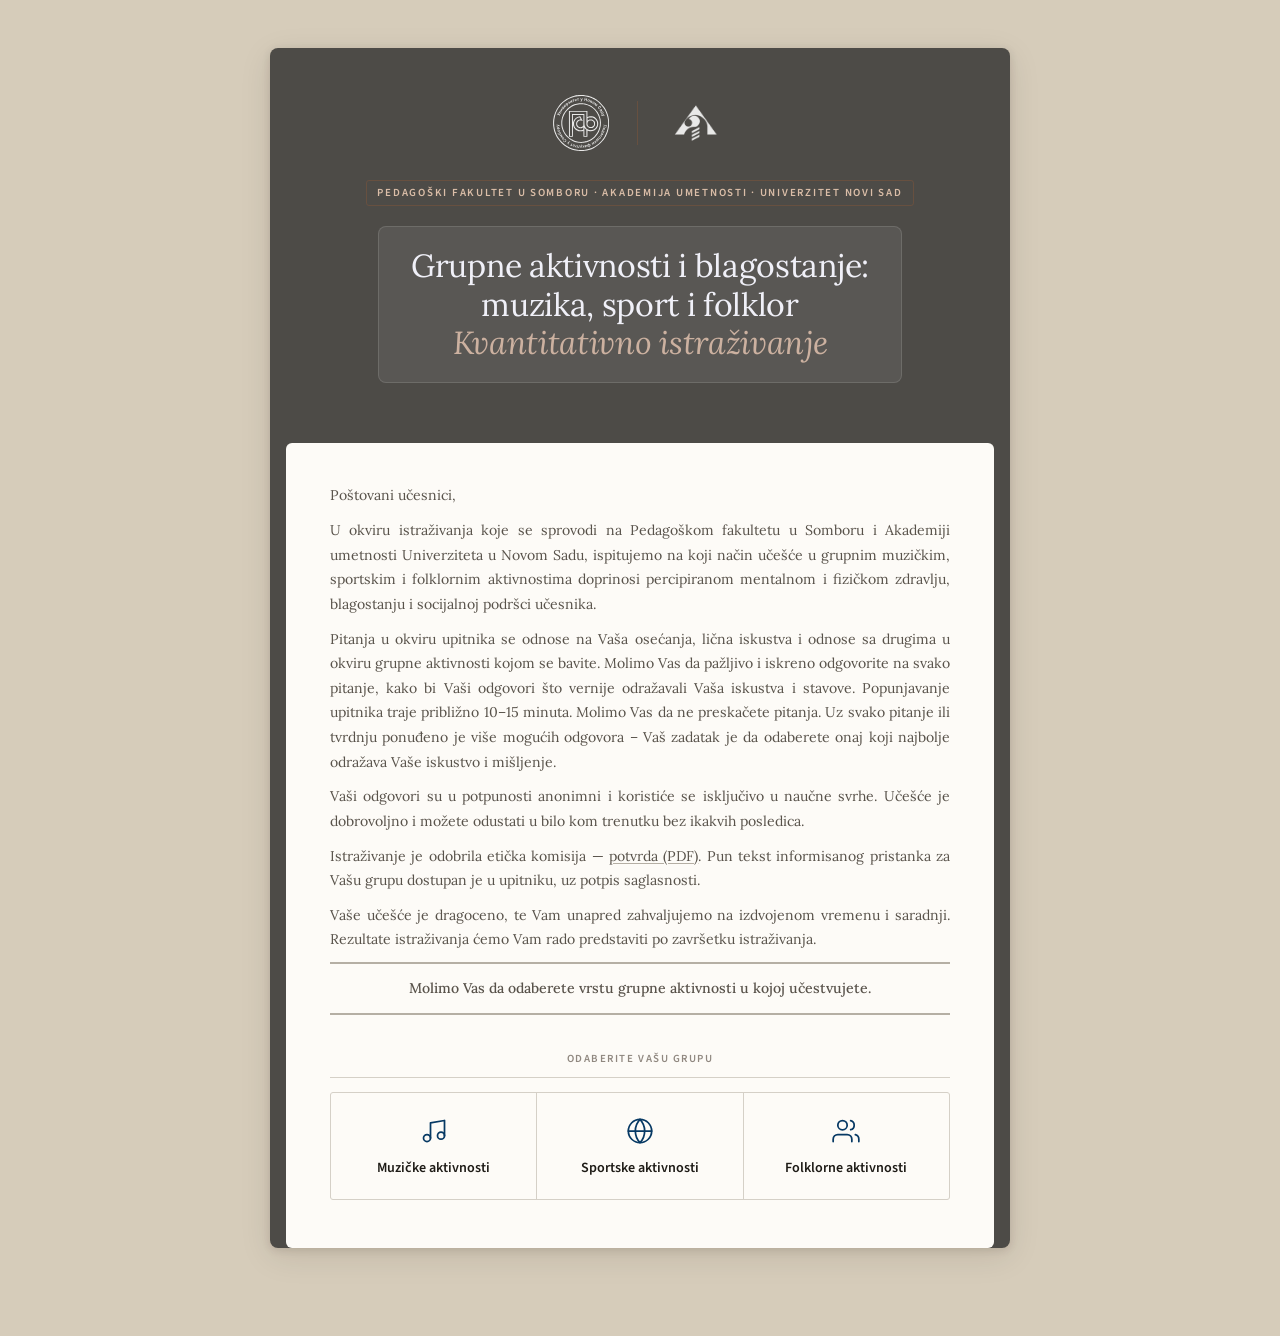
<file: index.html>
<!DOCTYPE html>
<html lang="sr">
<head>
    <meta charset="UTF-8">
    <meta name="viewport" content="width=device-width, initial-scale=1.0">
    <meta name="description" content="Anonimni naučni upitnik o grupnim muzičkim, sportskim i folklornim aktivnostima i blagostanju — Pedagoški fakultet u Somboru i Akademija umetnosti UNS.">
    <meta name="robots" content="noindex">
    <meta name="theme-color" content="#4D4B47">
    <link rel="icon" href="assets/favicon.svg" type="image/svg+xml">
    <title>Upitnik za istraživanje</title>
    <link rel="stylesheet" href="assets/style.css?v=2026-09-08">
</head>
<body>

    <div class="upitnik">

        <header class="upitnik-header">
            <div class="header-logoi">
                <img src="assets/logos/pedagoski-fakultet.svg" alt="Grb Pedagoškog fakulteta u Somboru" class="logo-pef">
                <span class="logo-podela" aria-hidden="true"></span>
                <img src="assets/logos/akademija-umetnosti.png" alt="Logo Akademije umetnosti, Univerzitet u Novom Sadu" class="logo-au">
            </div>
            <div class="badge">Pedagoški fakultet u Somboru · Akademija umetnosti · Univerzitet Novi Sad</div>
            <h1>Grupne aktivnosti i blagostanje:<br>muzika, sport i folklor<br><em>Kvantitativno istraživanje</em></h1>
        </header>

        <div class="uvod-telo">

            <div class="uvod-tekst puno">
                <p>Poštovani učesnici,</p>
                <p>U okviru istraživanja koje se sprovodi na Pedagoškom fakultetu u Somboru i Akademiji umetnosti Univerziteta u Novom Sadu, ispitujemo na koji način učešće u grupnim muzičkim, sportskim i folklornim aktivnostima doprinosi percipiranom mentalnom i fizičkom zdravlju, blagostanju i socijalnoj podršci učesnika.</p>
                <p>Pitanja u okviru upitnika se odnose na Vaša osećanja, lična iskustva i odnose sa drugima u okviru grupne aktivnosti kojom se bavite. Molimo Vas da pažljivo i iskreno odgovorite na svako pitanje, kako bi Vaši odgovori što vernije odražavali Vaša iskustva i stavove. Popunjavanje upitnika traje približno 10–15 minuta. Molimo Vas da ne preskačete pitanja. Uz svako pitanje ili tvrdnju ponuđeno je više mogućih odgovora – Vaš zadatak je da odaberete onaj koji najbolje odražava Vaše iskustvo i mišljenje.</p>
                <p>Vaši odgovori su u potpunosti anonimni i koristiće se isključivo u naučne svrhe. Učešće je dobrovoljno i možete odustati u bilo kom trenutku bez ikakvih posledica.</p>
                <p class="uvod-dokumenti">Istraživanje je odobrila etička komisija — <a href="assets/dokumenta/potvrda-eticke-komisije.pdf" target="_blank" rel="noopener">potvrda (PDF)</a>. Pun tekst informisanog pristanka za Vašu grupu dostupan je u upitniku, uz potpis saglasnosti.</p>
                <p>Vaše učešće je dragoceno, te Vam unapred zahvaljujemo na izdvojenom vremenu i saradnji. Rezultate istraživanja ćemo Vam rado predstaviti po završetku istraživanja.</p>
                <p class="uvod-istaknuto">Molimo Vas da odaberete vrstu grupne aktivnosti u kojoj učestvujete.</p>
            </div>

            <p class="izbor-naslov">Odaberite Vašu grupu</p>
            <div class="aktivnosti">
                <a href="strane/nivo-muzika.html" class="dugme-aktivnost">
                    <span class="akt-ikona">
                        <svg viewBox="0 0 24 24"><path d="M9 18V5l12-2v13"></path><circle cx="6" cy="18" r="3"></circle><circle cx="18" cy="16" r="3"></circle></svg>
                    </span>
                    <span>
                        <span class="akt-ime">Muzičke aktivnosti</span>
                    </span>
                </a>
                <a href="strane/nivo-sport.html" class="dugme-aktivnost">
                    <span class="akt-ikona">
                        <svg viewBox="0 0 24 24"><circle cx="12" cy="12" r="10"></circle><path d="M12 2a14.5 14.5 0 0 0 0 20 14.5 14.5 0 0 0 0-20"></path><path d="M2 12h20"></path></svg>
                    </span>
                    <span>
                        <span class="akt-ime">Sportske aktivnosti</span>
                    </span>
                </a>
                <a href="strane/nivo-folklor.html" class="dugme-aktivnost">
                    <span class="akt-ikona">
                        <svg viewBox="0 0 24 24"><path d="M17 21v-2a4 4 0 0 0-4-4H5a4 4 0 0 0-4 4v2"></path><circle cx="9" cy="7" r="4"></circle><path d="M23 21v-2a4 4 0 0 0-3-3.87"></path><path d="M16 3.13a4 4 0 0 1 0 7.75"></path></svg>
                    </span>
                    <span>
                        <span class="akt-ime">Folklorne aktivnosti</span>
                    </span>
                </a>
            </div>

        </div>

    </div>

    <script src="assets/script.js?v=2026-09-08"></script>
</body>
</html>
</file>
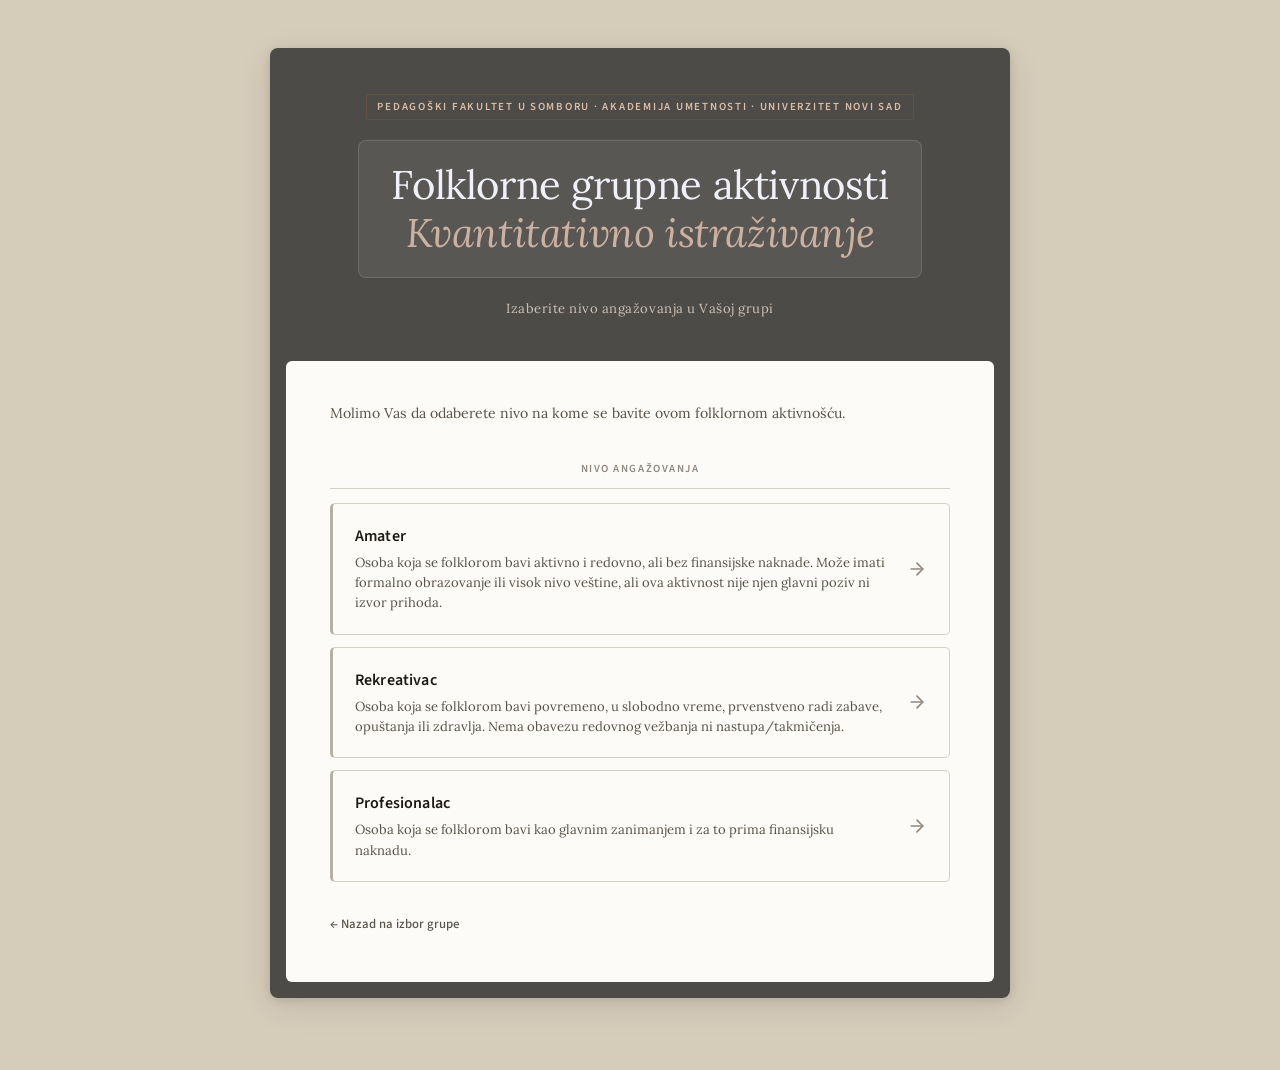
<file: nivo-folklor.html>
<!DOCTYPE html>
<html lang="sr">
<head>
    <meta charset="UTF-8">
    <meta name="viewport" content="width=device-width, initial-scale=1.0">
    <meta name="description" content="Anonimni naučni upitnik o grupnim muzičkim, sportskim i folklornim aktivnostima i blagostanju — Pedagoški fakultet u Somboru i Akademija umetnosti UNS.">
    <meta name="robots" content="noindex">
    <meta name="theme-color" content="#4D4B47">
    <link rel="icon" href="favicon.svg" type="image/svg+xml">
    <title>Nivo angažovanja — Folklorne aktivnosti</title>
    <link rel="preconnect" href="https://fonts.googleapis.com">
    <link rel="preconnect" href="https://fonts.gstatic.com" crossorigin>
    <link href="https://fonts.googleapis.com/css2?family=Lora:ital,wght@0,400;0,500;0,600;0,700;1,400;1,500&family=Source+Sans+3:ital,wght@0,300;0,400;0,500;0,600;1,300;1,400&display=swap" rel="stylesheet">
    <link rel="stylesheet" href="style.css">
</head>
<body>

    <div class="upitnik">

        <header class="upitnik-header">
            <div class="badge">Pedagoški fakultet u Somboru · Akademija umetnosti · Univerzitet Novi Sad</div>
            <h1>Folklorne grupne aktivnosti<br><em>Kvantitativno istraživanje</em></h1>
            <p class="uputstvo">Izaberite nivo angažovanja u Vašoj grupi</p>
        </header>

        <div class="uvod-telo">

            <div class="uvod-tekst puno">
                <p>Molimo Vas da odaberete nivo na kome se bavite ovom folklornom aktivnošću.</p>
            </div>

            <p class="izbor-naslov">Nivo angažovanja</p>
            <div class="nivo-izbor">
                <a class="dugme-nivo" href="index-folklor.html?nivo=amater">
                    <span class="nivo-tekst">
                        <span class="nivo-ime">Amater</span>
                        <span class="nivo-opis">Osoba koja se folklorom bavi aktivno i redovno, ali bez finansijske naknade. Može imati formalno obrazovanje ili visok nivo veštine, ali ova aktivnost nije njen glavni poziv ni izvor prihoda.</span>
                    </span>
                    <span class="nivo-strelica">
                        <svg width="20" height="20" viewBox="0 0 24 24" fill="none" stroke="currentColor" stroke-width="2" stroke-linecap="round" stroke-linejoin="round"><line x1="5" y1="12" x2="19" y2="12"/><polyline points="12 5 19 12 12 19"/></svg>
                    </span>
                </a>
                <a class="dugme-nivo" href="index-folklor.html?nivo=rekreativac">
                    <span class="nivo-tekst">
                        <span class="nivo-ime">Rekreativac</span>
                        <span class="nivo-opis">Osoba koja se folklorom bavi povremeno, u slobodno vreme, prvenstveno radi zabave, opuštanja ili zdravlja. Nema obavezu redovnog vežbanja ni nastupa/takmičenja.</span>
                    </span>
                    <span class="nivo-strelica">
                        <svg width="20" height="20" viewBox="0 0 24 24" fill="none" stroke="currentColor" stroke-width="2" stroke-linecap="round" stroke-linejoin="round"><line x1="5" y1="12" x2="19" y2="12"/><polyline points="12 5 19 12 12 19"/></svg>
                    </span>
                </a>
                <a class="dugme-nivo" href="index-folklor.html?nivo=profesionalac">
                    <span class="nivo-tekst">
                        <span class="nivo-ime">Profesionalac</span>
                        <span class="nivo-opis">Osoba koja se folklorom bavi kao glavnim zanimanjem i za to prima finansijsku naknadu.</span>
                    </span>
                    <span class="nivo-strelica">
                        <svg width="20" height="20" viewBox="0 0 24 24" fill="none" stroke="currentColor" stroke-width="2" stroke-linecap="round" stroke-linejoin="round"><line x1="5" y1="12" x2="19" y2="12"/><polyline points="12 5 19 12 12 19"/></svg>
                    </span>
                </a>
            </div>

            <a class="nivo-nazad" href="index.html">← Nazad na izbor grupe</a>

        </div>

    </div>

</body>
</html>
</file>
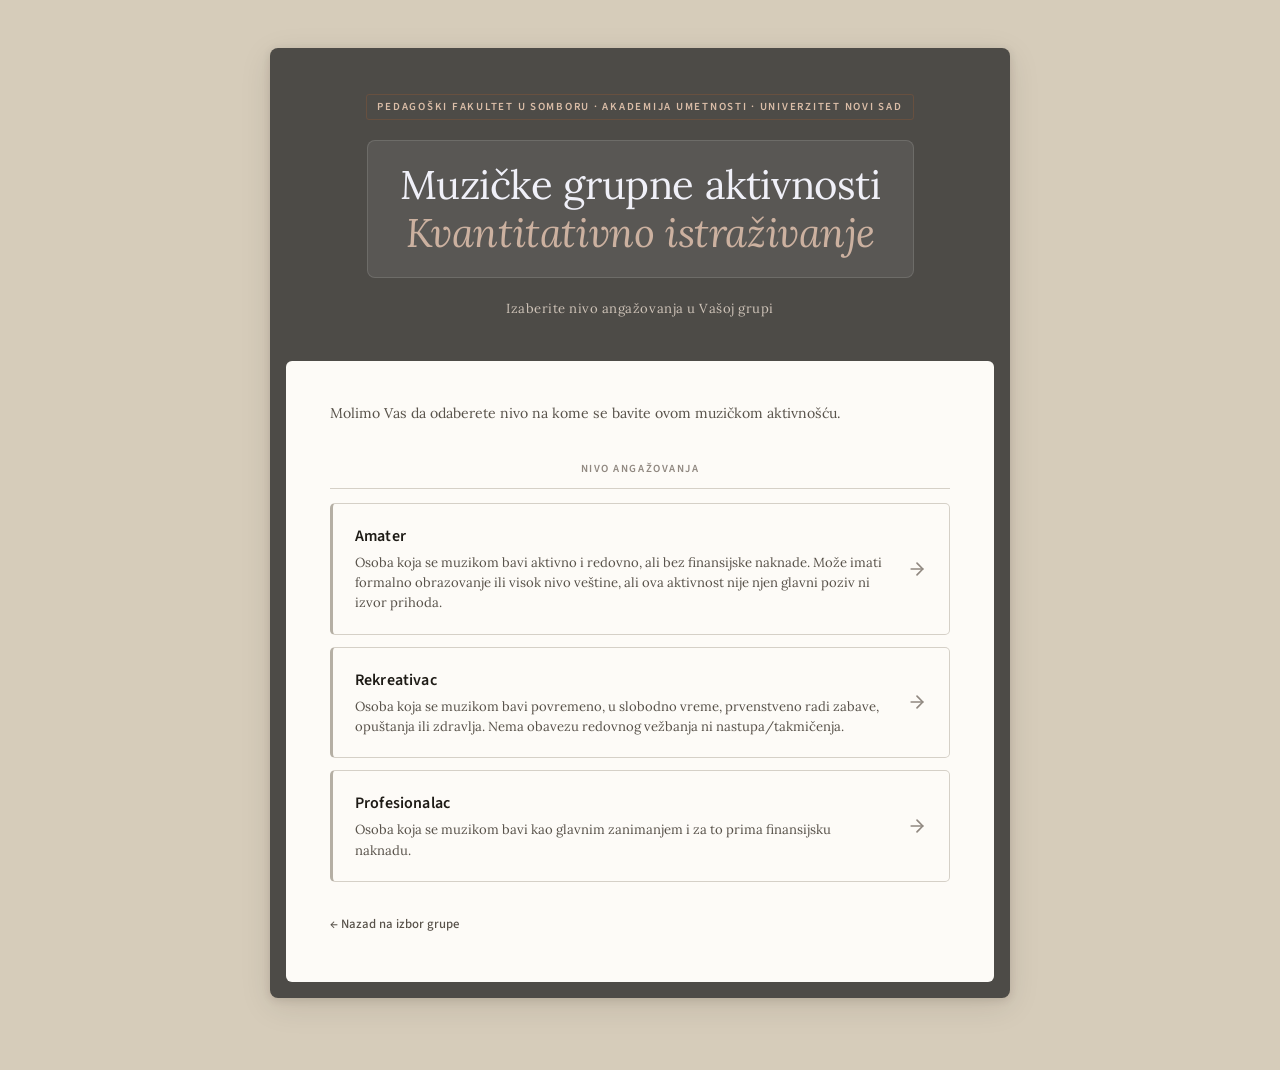
<file: nivo-muzika.html>
<!DOCTYPE html>
<html lang="sr">
<head>
    <meta charset="UTF-8">
    <meta name="viewport" content="width=device-width, initial-scale=1.0">
    <meta name="description" content="Anonimni naučni upitnik o grupnim muzičkim, sportskim i folklornim aktivnostima i blagostanju — Pedagoški fakultet u Somboru i Akademija umetnosti UNS.">
    <meta name="robots" content="noindex">
    <meta name="theme-color" content="#4D4B47">
    <link rel="icon" href="favicon.svg" type="image/svg+xml">
    <title>Nivo angažovanja — Muzičke aktivnosti</title>
    <link rel="preconnect" href="https://fonts.googleapis.com">
    <link rel="preconnect" href="https://fonts.gstatic.com" crossorigin>
    <link href="https://fonts.googleapis.com/css2?family=Lora:ital,wght@0,400;0,500;0,600;0,700;1,400;1,500&family=Source+Sans+3:ital,wght@0,300;0,400;0,500;0,600;1,300;1,400&display=swap" rel="stylesheet">
    <link rel="stylesheet" href="style.css">
</head>
<body>

    <div class="upitnik">

        <header class="upitnik-header">
            <div class="badge">Pedagoški fakultet u Somboru · Akademija umetnosti · Univerzitet Novi Sad</div>
            <h1>Muzičke grupne aktivnosti<br><em>Kvantitativno istraživanje</em></h1>
            <p class="uputstvo">Izaberite nivo angažovanja u Vašoj grupi</p>
        </header>

        <div class="uvod-telo">

            <div class="uvod-tekst puno">
                <p>Molimo Vas da odaberete nivo na kome se bavite ovom muzičkom aktivnošću.</p>
            </div>

            <p class="izbor-naslov">Nivo angažovanja</p>
            <div class="nivo-izbor">
                <a class="dugme-nivo" href="index-muzika.html?nivo=amater">
                    <span class="nivo-tekst">
                        <span class="nivo-ime">Amater</span>
                        <span class="nivo-opis">Osoba koja se muzikom bavi aktivno i redovno, ali bez finansijske naknade. Može imati formalno obrazovanje ili visok nivo veštine, ali ova aktivnost nije njen glavni poziv ni izvor prihoda.</span>
                    </span>
                    <span class="nivo-strelica">
                        <svg width="20" height="20" viewBox="0 0 24 24" fill="none" stroke="currentColor" stroke-width="2" stroke-linecap="round" stroke-linejoin="round"><line x1="5" y1="12" x2="19" y2="12"/><polyline points="12 5 19 12 12 19"/></svg>
                    </span>
                </a>
                <a class="dugme-nivo" href="index-muzika.html?nivo=rekreativac">
                    <span class="nivo-tekst">
                        <span class="nivo-ime">Rekreativac</span>
                        <span class="nivo-opis">Osoba koja se muzikom bavi povremeno, u slobodno vreme, prvenstveno radi zabave, opuštanja ili zdravlja. Nema obavezu redovnog vežbanja ni nastupa/takmičenja.</span>
                    </span>
                    <span class="nivo-strelica">
                        <svg width="20" height="20" viewBox="0 0 24 24" fill="none" stroke="currentColor" stroke-width="2" stroke-linecap="round" stroke-linejoin="round"><line x1="5" y1="12" x2="19" y2="12"/><polyline points="12 5 19 12 12 19"/></svg>
                    </span>
                </a>
                <a class="dugme-nivo" href="index-muzika.html?nivo=profesionalac">
                    <span class="nivo-tekst">
                        <span class="nivo-ime">Profesionalac</span>
                        <span class="nivo-opis">Osoba koja se muzikom bavi kao glavnim zanimanjem i za to prima finansijsku naknadu.</span>
                    </span>
                    <span class="nivo-strelica">
                        <svg width="20" height="20" viewBox="0 0 24 24" fill="none" stroke="currentColor" stroke-width="2" stroke-linecap="round" stroke-linejoin="round"><line x1="5" y1="12" x2="19" y2="12"/><polyline points="12 5 19 12 12 19"/></svg>
                    </span>
                </a>
            </div>

            <a class="nivo-nazad" href="index.html">← Nazad na izbor grupe</a>

        </div>

    </div>

</body>
</html>
</file>
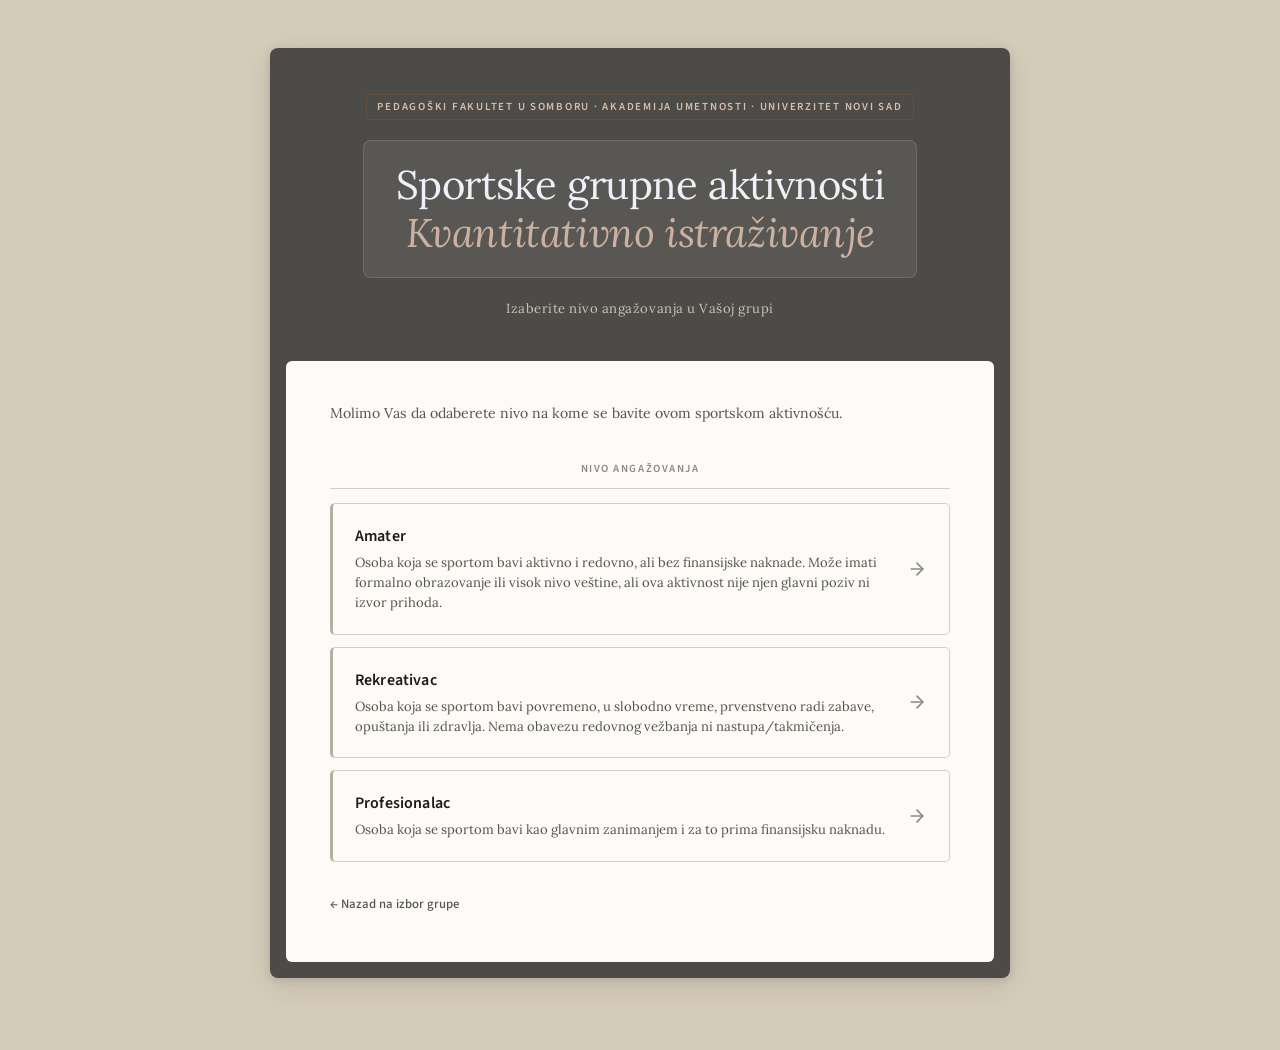
<file: nivo-sport.html>
<!DOCTYPE html>
<html lang="sr">
<head>
    <meta charset="UTF-8">
    <meta name="viewport" content="width=device-width, initial-scale=1.0">
    <meta name="description" content="Anonimni naučni upitnik o grupnim muzičkim, sportskim i folklornim aktivnostima i blagostanju — Pedagoški fakultet u Somboru i Akademija umetnosti UNS.">
    <meta name="robots" content="noindex">
    <meta name="theme-color" content="#4D4B47">
    <link rel="icon" href="favicon.svg" type="image/svg+xml">
    <title>Nivo angažovanja — Sportske aktivnosti</title>
    <link rel="preconnect" href="https://fonts.googleapis.com">
    <link rel="preconnect" href="https://fonts.gstatic.com" crossorigin>
    <link href="https://fonts.googleapis.com/css2?family=Lora:ital,wght@0,400;0,500;0,600;0,700;1,400;1,500&family=Source+Sans+3:ital,wght@0,300;0,400;0,500;0,600;1,300;1,400&display=swap" rel="stylesheet">
    <link rel="stylesheet" href="style.css">
</head>
<body>

    <div class="upitnik">

        <header class="upitnik-header">
            <div class="badge">Pedagoški fakultet u Somboru · Akademija umetnosti · Univerzitet Novi Sad</div>
            <h1>Sportske grupne aktivnosti<br><em>Kvantitativno istraživanje</em></h1>
            <p class="uputstvo">Izaberite nivo angažovanja u Vašoj grupi</p>
        </header>

        <div class="uvod-telo">

            <div class="uvod-tekst puno">
                <p>Molimo Vas da odaberete nivo na kome se bavite ovom sportskom aktivnošću.</p>
            </div>

            <p class="izbor-naslov">Nivo angažovanja</p>
            <div class="nivo-izbor">
                <a class="dugme-nivo" href="index-sport.html?nivo=amater">
                    <span class="nivo-tekst">
                        <span class="nivo-ime">Amater</span>
                        <span class="nivo-opis">Osoba koja se sportom bavi aktivno i redovno, ali bez finansijske naknade. Može imati formalno obrazovanje ili visok nivo veštine, ali ova aktivnost nije njen glavni poziv ni izvor prihoda.</span>
                    </span>
                    <span class="nivo-strelica">
                        <svg width="20" height="20" viewBox="0 0 24 24" fill="none" stroke="currentColor" stroke-width="2" stroke-linecap="round" stroke-linejoin="round"><line x1="5" y1="12" x2="19" y2="12"/><polyline points="12 5 19 12 12 19"/></svg>
                    </span>
                </a>
                <a class="dugme-nivo" href="index-sport.html?nivo=rekreativac">
                    <span class="nivo-tekst">
                        <span class="nivo-ime">Rekreativac</span>
                        <span class="nivo-opis">Osoba koja se sportom bavi povremeno, u slobodno vreme, prvenstveno radi zabave, opuštanja ili zdravlja. Nema obavezu redovnog vežbanja ni nastupa/takmičenja.</span>
                    </span>
                    <span class="nivo-strelica">
                        <svg width="20" height="20" viewBox="0 0 24 24" fill="none" stroke="currentColor" stroke-width="2" stroke-linecap="round" stroke-linejoin="round"><line x1="5" y1="12" x2="19" y2="12"/><polyline points="12 5 19 12 12 19"/></svg>
                    </span>
                </a>
                <a class="dugme-nivo" href="index-sport.html?nivo=profesionalac">
                    <span class="nivo-tekst">
                        <span class="nivo-ime">Profesionalac</span>
                        <span class="nivo-opis">Osoba koja se sportom bavi kao glavnim zanimanjem i za to prima finansijsku naknadu.</span>
                    </span>
                    <span class="nivo-strelica">
                        <svg width="20" height="20" viewBox="0 0 24 24" fill="none" stroke="currentColor" stroke-width="2" stroke-linecap="round" stroke-linejoin="round"><line x1="5" y1="12" x2="19" y2="12"/><polyline points="12 5 19 12 12 19"/></svg>
                    </span>
                </a>
            </div>

            <a class="nivo-nazad" href="index.html">← Nazad na izbor grupe</a>

        </div>

    </div>

</body>
</html>
</file>
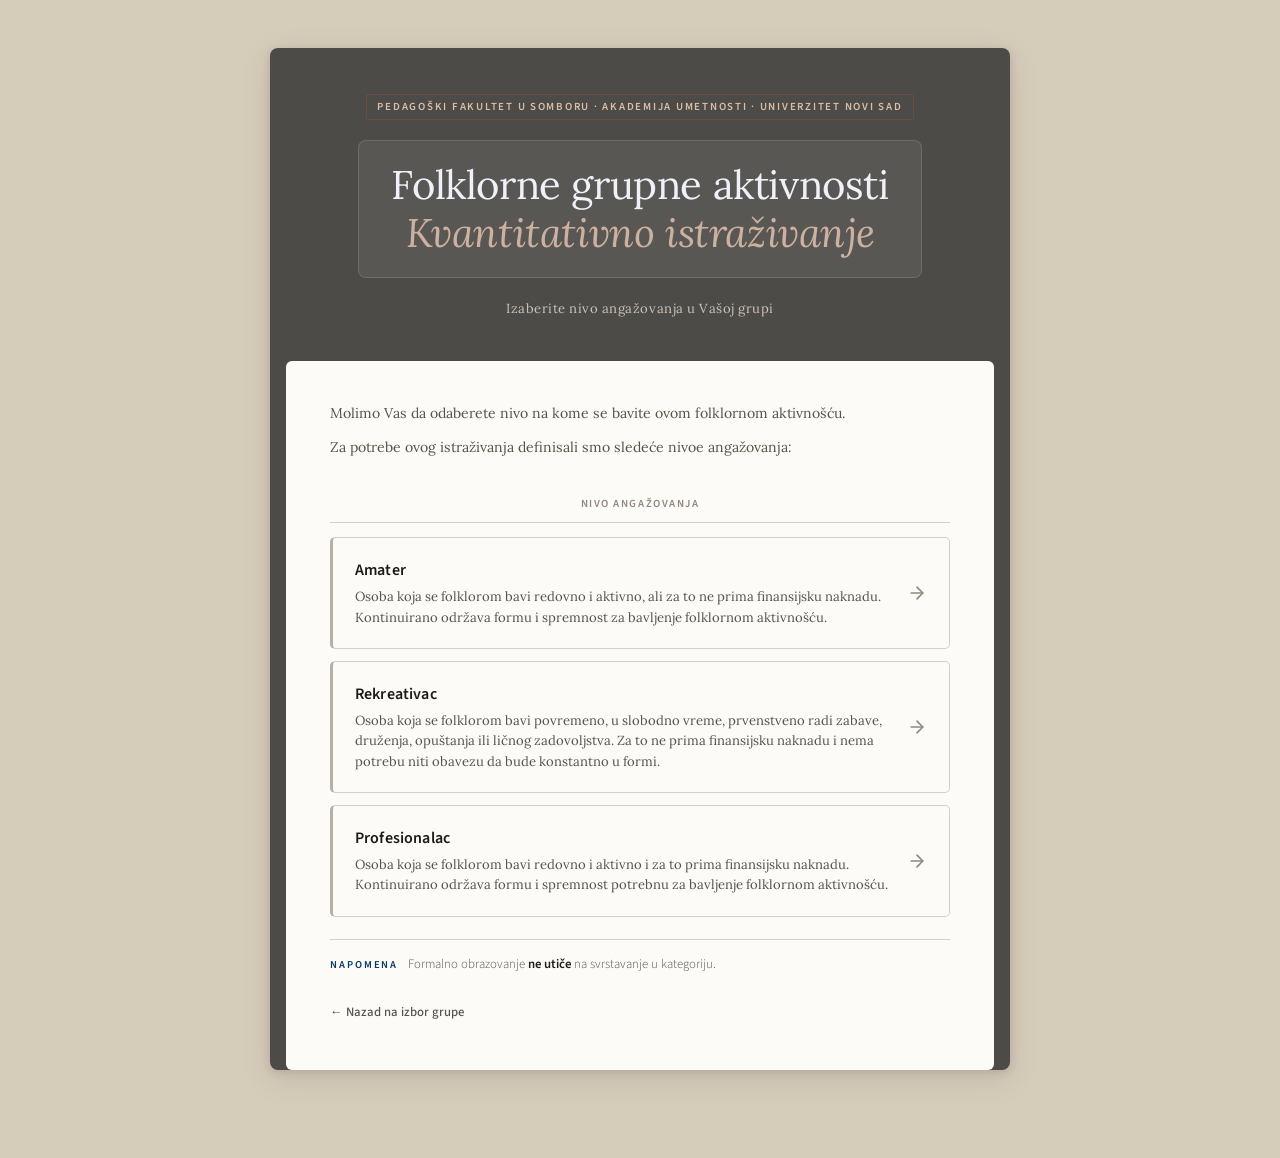
<file: strane/index-folklor.html>
<!DOCTYPE html>
<html lang="sr">
<head>
    <meta charset="UTF-8">
    <meta name="viewport" content="width=device-width, initial-scale=1.0">
    <meta name="description" content="Anonimni naučni upitnik o grupnim muzičkim, sportskim i folklornim aktivnostima i blagostanju — Pedagoški fakultet u Somboru i Akademija umetnosti UNS.">
    <meta name="robots" content="noindex">
    <meta name="theme-color" content="#4D4B47">
    <link rel="icon" href="../assets/favicon.svg" type="image/svg+xml">
    <title>Upitnik — Folklorne aktivnosti</title>
    <link rel="stylesheet" href="../assets/style.css?v=2026-09-08">
</head>
<body>

    <div class="upitnik">

        <header class="upitnik-header">
            <div class="badge">Pedagoški fakultet u Somboru · Akademija umetnosti · Univerzitet Novi Sad</div>
            <h1>Folklorne grupne aktivnosti<br><em>Kvantitativno istraživanje</em></h1>
        </header>

        <form id="forma" novalidate>
            <input type="hidden" name="tip_upitnika" value="folklor">
            <input type="hidden" name="nivo" id="nivo-polje">
            <!-- Honeypot: skriveno polje protiv botova; pravi korisnici ga ne popunjavaju -->
            <div class="hp-polje" aria-hidden="true">
                <label>Ne popunjavajte ovo polje<input type="text" name="hp_polje" tabindex="-1" autocomplete="off"></label>
            </div>

            <!-- ═══════════════════════════════
                 SEKCIJA 1: DEMOGRAFSKI PODACI
                 ═══════════════════════════════ -->
            <section class="sekcija" id="demografija">
                <p class="skala-uputstvo">Molimo Vas da popunite osnovne podatke o Vama i folklornoj aktivnosti kojom se bavite.</p>

                <!-- Pol -->
                <div class="pitanje">
                    <label class="pitanje-tekst">Pol</label>
                    <div class="opcije-red">
                        <label class="opcija"><input type="radio" name="pol" value="muski"><span>Muški</span></label>
                        <label class="opcija"><input type="radio" name="pol" value="zenski"><span>Ženski</span></label>
                        <label class="opcija"><input type="radio" name="pol" value="drugo"><span>Drugo</span></label>
                        <label class="opcija"><input type="radio" name="pol" value="ne_zelim"><span>Ne želim da odgovorim</span></label>
                    </div>
                </div>

                <!-- Godine -->
                <div class="pitanje">
                    <label class="pitanje-tekst" for="godine">Godine starosti</label>
                    <div class="unos-wrapper">
                        <input type="number" id="godine" name="godine" min="18" max="80" step="1" inputmode="numeric" placeholder="npr. 28" class="unos-broj">
                        <span class="unos-suffix">god.</span>
                    </div>
                </div>

                <!-- Vrsta folklornog ansambla — amateri i profesionalci biraju
                     iz liste, rekreativci upisuju slobodno (ponuđene kategorije
                     ne pokrivaju oblike u kojima se rekreativno igra).
                     Oba polja nose isto ime, pa idu u isti stubac tabele. -->
                <div class="pitanje nivo-blok skriveno" data-nivo="amater profesionalac">
                    <label class="pitanje-tekst">Vrsta folklornog ansambla u kojoj trenutno učestvujete</label>
                    <div class="opcije-red">
                        <label class="opcija"><input type="radio" name="vrsta_folklora" value="kud"><span>Folklorni ansambl u okviru KUD-a</span></label>
                        <label class="opcija"><input type="radio" name="vrsta_folklora" value="skola"><span>Folklorni ansambl u okviru škole/fakulteta</span></label>
                        <label class="opcija"><input type="radio" name="vrsta_folklora" value="udruzenje"><span>Folklorni ansambl u okviru drugog udruženja ili organizacije</span></label>
                        <label class="opcija"><input type="radio" name="vrsta_folklora" value="nezavisna"><span>Nezavisna/neformalna folklorna grupa</span></label>
                        <label class="opcija opcija-drugo"><input type="radio" name="vrsta_folklora" value="drugo"><span>Drugo: <input type="text" class="unos-drugo" name="vrsta_folklora_drugo" placeholder="unesite vrstu…" tabindex="-1"></span></label>
                    </div>
                </div>

                <div class="pitanje nivo-blok skriveno" data-nivo="rekreativac">
                    <label class="pitanje-tekst" for="vrsta_folklora_tekst">Vrsta folklornog ansambla u kojoj trenutno učestvujete</label>
                    <div class="unos-wrapper">
                        <input type="text" id="vrsta_folklora_tekst" name="vrsta_folklora" placeholder="npr. nezavisna folklorna grupa" class="unos-linija obavezan">
                    </div>
                </div>

                <!-- Dužina učešća -->
                <div class="pitanje">
                    <label class="pitanje-tekst" for="duzina">Koliko godina učestvujete u ovoj grupi?</label>
                    <div class="unos-wrapper">
                        <input type="number" id="duzina" name="duzina" min="0" max="60" step="1" inputmode="numeric" placeholder="npr. 5" class="unos-broj">
                        <span class="unos-suffix">god.</span>
                    </div>
                </div>

                <!-- Dodatna folklorna aktivnost -->
                <div class="pitanje opciono">
                    <label class="pitanje-tekst" for="dodatna_aktivnost">Ukoliko postoji dodatna folklorna aktivnost koju pohađate simultano, molimo Vas da navedete aktivnost i nivo na kom je pohađate</label>
                    <div class="unos-wrapper">
                        <input type="text" id="dodatna_aktivnost" name="dodatna_aktivnost" placeholder="npr. neformalna folklorna grupa" class="unos-linija">
                    </div>
                    <div class="opcije-red razmak-gore">
                        <label class="opcija"><input type="radio" name="dodatna_aktivnost_nivo" value="amater"><span>Amater</span></label>
                        <label class="opcija"><input type="radio" name="dodatna_aktivnost_nivo" value="rekreativac"><span>Rekreativac</span></label>
                        <label class="opcija"><input type="radio" name="dodatna_aktivnost_nivo" value="profesionalac"><span>Profesionalac</span></label>
                    </div>
                </div>

                <!-- Prethodna grupna folklorna aktivnost (opciono, više unosa) -->
                <div class="pitanje opciono">
                    <label class="pitanje-tekst">Ukoliko ste pre ove grupne folklorne aktivnosti pohađali neku drugu, molimo Vas da navedete koju i koliko dugo</label>
                    <div class="prethodna-lista">
                        <div class="prethodna-stavka">
                            <div class="unos-wrapper">
                                <input type="text" id="prethodna_aktivnost" name="prethodna_aktivnost" placeholder="npr. folklorni ansambl u okviru drugog udruženja…" class="unos-linija">
                            </div>
                            <div class="opcije-red razmak-gore">
                                <label class="opcija"><input type="radio" name="prethodna_nivo" value="amater"><span>Amater</span></label>
                                <label class="opcija"><input type="radio" name="prethodna_nivo" value="rekreativac"><span>Rekreativac</span></label>
                                <label class="opcija"><input type="radio" name="prethodna_nivo" value="profesionalac"><span>Profesionalac</span></label>
                            </div>
                            <div class="unos-wrapper razmak-gore">
                                <input type="number" id="prethodna_trajanje" name="prethodna_trajanje" min="0" max="60" step="1" inputmode="numeric" placeholder="npr. 3" class="unos-broj">
                                <span class="unos-suffix">god.</span>
                            </div>
                        </div>
                    </div>
                    <button type="button" class="dodaj-jos">
                        <svg width="16" height="16" viewBox="0 0 24 24" fill="none" stroke="currentColor" stroke-width="2" stroke-linecap="round" stroke-linejoin="round"><line x1="12" y1="5" x2="12" y2="19"/><line x1="5" y1="12" x2="19" y2="12"/></svg>
                        Dodaj još aktivnost
                    </button>
                </div>

            </section>

            <!-- ═══════════════════════════════
                 NAPOMENA O BLAGOSTANJU
                 ═══════════════════════════════ -->
            <div class="napomena">
                <p>U ovom upitniku, pojam <strong>blagostanje</strong> odnosi se na to kako se generalno osećate u svakodnevnom životu — koliko ste zadovoljni svojim životom, koliko često doživljavate pozitivne emocije (kao što su radost, zadovoljstvo i smirenost), i koliko uspešno funkcionišete u svakodnevnim aktivnostima. Ne radi se o odsustvu bolesti, već o opštem osećaju da živite dobro.</p>
            </div>

            <!-- ═══════════════════════════════
                 WHO-5
                 ═══════════════════════════════ -->
            <section class="sekcija">
                <p class="skala-uputstvo">Molimo Vas da označite odgovor koji najbolje opisuje Vaše stanje tokom protekle dve nedelje. Skala: 1 = Nikad; 6 = Sve vreme.</p>

                <div class="likert-blok">
                    <div class="likert-zaglavlje">
                        <div class="likert-pitanje">Tokom protekle dve nedelje:</div>
                        <div class="likert-brojevi">
                            <span><b>1</b><small>Nikad</small></span>
                            <span><b>2</b><small>Ponekad</small></span>
                            <span><b>3</b><small>Manje od polovine</small></span>
                            <span><b>4</b><small>Više od polovine</small></span>
                            <span><b>5</b><small>Većinu vremena</small></span>
                            <span><b>6</b><small>Sve vreme</small></span>
                        </div>
                    </div>

                    <div class="likert-red pitanje"><label class="likert-stavka"><span class="likert-stavka-broj">1.</span> Osećao/la sam se veselo i raspoloženo.</label><div class="likert-opcije"><label class="likert-opcija"><input type="radio" name="who1" value="1"><span>1</span></label><label class="likert-opcija"><input type="radio" name="who1" value="2"><span>2</span></label><label class="likert-opcija"><input type="radio" name="who1" value="3"><span>3</span></label><label class="likert-opcija"><input type="radio" name="who1" value="4"><span>4</span></label><label class="likert-opcija"><input type="radio" name="who1" value="5"><span>5</span></label><label class="likert-opcija"><input type="radio" name="who1" value="6"><span>6</span></label></div></div>
                    <div class="likert-red pitanje"><label class="likert-stavka"><span class="likert-stavka-broj">2.</span> Osećao/la sam se smireno i opušteno.</label><div class="likert-opcije"><label class="likert-opcija"><input type="radio" name="who2" value="1"><span>1</span></label><label class="likert-opcija"><input type="radio" name="who2" value="2"><span>2</span></label><label class="likert-opcija"><input type="radio" name="who2" value="3"><span>3</span></label><label class="likert-opcija"><input type="radio" name="who2" value="4"><span>4</span></label><label class="likert-opcija"><input type="radio" name="who2" value="5"><span>5</span></label><label class="likert-opcija"><input type="radio" name="who2" value="6"><span>6</span></label></div></div>
                    <div class="likert-red pitanje"><label class="likert-stavka"><span class="likert-stavka-broj">3.</span> Osećao/la sam se aktivno i živahno.</label><div class="likert-opcije"><label class="likert-opcija"><input type="radio" name="who3" value="1"><span>1</span></label><label class="likert-opcija"><input type="radio" name="who3" value="2"><span>2</span></label><label class="likert-opcija"><input type="radio" name="who3" value="3"><span>3</span></label><label class="likert-opcija"><input type="radio" name="who3" value="4"><span>4</span></label><label class="likert-opcija"><input type="radio" name="who3" value="5"><span>5</span></label><label class="likert-opcija"><input type="radio" name="who3" value="6"><span>6</span></label></div></div>
                    <div class="likert-red pitanje"><label class="likert-stavka"><span class="likert-stavka-broj">4.</span> Budio/la sam se svež/a i odmoran/na.</label><div class="likert-opcije"><label class="likert-opcija"><input type="radio" name="who4" value="1"><span>1</span></label><label class="likert-opcija"><input type="radio" name="who4" value="2"><span>2</span></label><label class="likert-opcija"><input type="radio" name="who4" value="3"><span>3</span></label><label class="likert-opcija"><input type="radio" name="who4" value="4"><span>4</span></label><label class="likert-opcija"><input type="radio" name="who4" value="5"><span>5</span></label><label class="likert-opcija"><input type="radio" name="who4" value="6"><span>6</span></label></div></div>
                    <div class="likert-red pitanje"><label class="likert-stavka"><span class="likert-stavka-broj">5.</span> Moj svakodnevni život je bio ispunjen stvarima koje me zanimaju.</label><div class="likert-opcije"><label class="likert-opcija"><input type="radio" name="who5" value="1"><span>1</span></label><label class="likert-opcija"><input type="radio" name="who5" value="2"><span>2</span></label><label class="likert-opcija"><input type="radio" name="who5" value="3"><span>3</span></label><label class="likert-opcija"><input type="radio" name="who5" value="4"><span>4</span></label><label class="likert-opcija"><input type="radio" name="who5" value="5"><span>5</span></label><label class="likert-opcija"><input type="radio" name="who5" value="6"><span>6</span></label></div></div>
                </div>
            </section>

            <section class="sekcija" id="fizicka-dobrobit">
                <p class="skala-uputstvo">Sledeće tvrdnje odnose se na to kako učešće u grupi utiče na Vaše fizičko zdravlje i kondiciju. Označite u kojoj meri se slažete sa svakom. Skala: 1 = Uopšte se ne slažem; 5 = U potpunosti se slažem.</p>

                <p class="nivo-prazno">Pitanja se prikazuju prema nivou angažovanja koji ste izabrali.</p>

                <div class="nivo-blok skriveno" data-nivo="amater">
                    <div class="likert-blok">
                        <div class="likert-zaglavlje">
                            <div class="likert-pitanje">U kojoj meri se sledeće tvrdnje odnose na Vaše iskustvo u folklornom ansamblu:</div>
                            <div class="likert-brojevi">
                                <span><b>1</b><small>Uopšte se ne slažem</small></span>
                                <span><b>2</b><small>Ne slažem se</small></span>
                                <span><b>3</b><small>Niti se slažem niti ne slažem</small></span>
                                <span><b>4</b><small>Slažem se</small></span>
                                <span><b>5</b><small>U potpunosti se slažem</small></span>
                            </div>
                        </div>
                        <div class="likert-red pitanje"><label class="likert-stavka"><span class="likert-stavka-broj">1.</span> Učešće u ovom folklornom ansamblu pozitivno utiče na moje fizičko zdravlje i bolji imunitet (npr. osećam se fizički otpornije, ređe se razboljevam, lakše prevladavam zdravstvene tegobe i generalno se osećam zdravstveno bolje).</label><div class="likert-opcije"><label class="likert-opcija"><input type="radio" name="a_fiz1" value="1"><span>1</span></label><label class="likert-opcija"><input type="radio" name="a_fiz1" value="2"><span>2</span></label><label class="likert-opcija"><input type="radio" name="a_fiz1" value="3"><span>3</span></label><label class="likert-opcija"><input type="radio" name="a_fiz1" value="4"><span>4</span></label><label class="likert-opcija"><input type="radio" name="a_fiz1" value="5"><span>5</span></label></div></div>
                        <div class="likert-red pitanje"><label class="likert-stavka"><span class="likert-stavka-broj">2.</span> Bez obzira na fizički napor, nakon probe / nastupa osećam se fizički bolje nego pre te aktivnosti.</label><div class="likert-opcije"><label class="likert-opcija"><input type="radio" name="a_fiz2" value="1"><span>1</span></label><label class="likert-opcija"><input type="radio" name="a_fiz2" value="2"><span>2</span></label><label class="likert-opcija"><input type="radio" name="a_fiz2" value="3"><span>3</span></label><label class="likert-opcija"><input type="radio" name="a_fiz2" value="4"><span>4</span></label><label class="likert-opcija"><input type="radio" name="a_fiz2" value="5"><span>5</span></label></div></div>
                        <div class="likert-red pitanje"><label class="likert-stavka"><span class="likert-stavka-broj">3.</span> Učešće u ovom folklornom ansamblu pomaže mi da održim dobru fizičku kondiciju u svakodnevnom životu (npr. osećaj manjeg fizičkog zamora, veće pokretljivosti).</label><div class="likert-opcije"><label class="likert-opcija"><input type="radio" name="a_fiz3" value="1"><span>1</span></label><label class="likert-opcija"><input type="radio" name="a_fiz3" value="2"><span>2</span></label><label class="likert-opcija"><input type="radio" name="a_fiz3" value="3"><span>3</span></label><label class="likert-opcija"><input type="radio" name="a_fiz3" value="4"><span>4</span></label><label class="likert-opcija"><input type="radio" name="a_fiz3" value="5"><span>5</span></label></div></div>
                        <div class="likert-red pitanje"><label class="likert-stavka"><span class="likert-stavka-broj">4.</span> Učešće u ovom folklornom ansamblu doprinosi kvalitetnijem snu.</label><div class="likert-opcije"><label class="likert-opcija"><input type="radio" name="a_fiz4" value="1"><span>1</span></label><label class="likert-opcija"><input type="radio" name="a_fiz4" value="2"><span>2</span></label><label class="likert-opcija"><input type="radio" name="a_fiz4" value="3"><span>3</span></label><label class="likert-opcija"><input type="radio" name="a_fiz4" value="4"><span>4</span></label><label class="likert-opcija"><input type="radio" name="a_fiz4" value="5"><span>5</span></label></div></div>
                    </div>
                </div>

                <div class="nivo-blok skriveno" data-nivo="profesionalac">
                    <div class="likert-blok">
                        <div class="likert-zaglavlje">
                            <div class="likert-pitanje">U kojoj meri se sledeće tvrdnje odnose na Vaše iskustvo u folklornoj grupi:</div>
                            <div class="likert-brojevi">
                                <span><b>1</b><small>Uopšte se ne slažem</small></span>
                                <span><b>2</b><small>Ne slažem se</small></span>
                                <span><b>3</b><small>Niti se slažem niti ne slažem</small></span>
                                <span><b>4</b><small>Slažem se</small></span>
                                <span><b>5</b><small>U potpunosti se slažem</small></span>
                            </div>
                        </div>
                        <div class="likert-red pitanje"><label class="likert-stavka"><span class="likert-stavka-broj">1.</span> Učešće u ovom folklornom ansamblu pozitivno utiče na moje fizičko zdravlje i bolji imunitet (npr. osećam se fizički otpornije, ređe se razboljevam, lakše prevladavam zdravstvene tegobe i generalno se osećam zdravstveno bolje).</label><div class="likert-opcije"><label class="likert-opcija"><input type="radio" name="p_fiz1" value="1"><span>1</span></label><label class="likert-opcija"><input type="radio" name="p_fiz1" value="2"><span>2</span></label><label class="likert-opcija"><input type="radio" name="p_fiz1" value="3"><span>3</span></label><label class="likert-opcija"><input type="radio" name="p_fiz1" value="4"><span>4</span></label><label class="likert-opcija"><input type="radio" name="p_fiz1" value="5"><span>5</span></label></div></div>
                        <div class="likert-red pitanje"><label class="likert-stavka"><span class="likert-stavka-broj">2.</span> Bez obzira na fizički napor, nakon probe / nastupa osećam se fizički bolje nego pre folklorne aktivnosti.</label><div class="likert-opcije"><label class="likert-opcija"><input type="radio" name="p_fiz2" value="1"><span>1</span></label><label class="likert-opcija"><input type="radio" name="p_fiz2" value="2"><span>2</span></label><label class="likert-opcija"><input type="radio" name="p_fiz2" value="3"><span>3</span></label><label class="likert-opcija"><input type="radio" name="p_fiz2" value="4"><span>4</span></label><label class="likert-opcija"><input type="radio" name="p_fiz2" value="5"><span>5</span></label></div></div>
                        <div class="likert-red pitanje"><label class="likert-stavka"><span class="likert-stavka-broj">3.</span> Učešće u ovom folklornom ansamblu pomaže mi da održim dobru fizičku kondiciju u svakodnevnom životu (npr. osećaj manjeg fizičkog zamora, veće pokretljivosti).</label><div class="likert-opcije"><label class="likert-opcija"><input type="radio" name="p_fiz3" value="1"><span>1</span></label><label class="likert-opcija"><input type="radio" name="p_fiz3" value="2"><span>2</span></label><label class="likert-opcija"><input type="radio" name="p_fiz3" value="3"><span>3</span></label><label class="likert-opcija"><input type="radio" name="p_fiz3" value="4"><span>4</span></label><label class="likert-opcija"><input type="radio" name="p_fiz3" value="5"><span>5</span></label></div></div>
                        <div class="likert-red pitanje"><label class="likert-stavka"><span class="likert-stavka-broj">4.</span> Učešće u ovom folklornom ansamblu doprinosi kvalitetnijem snu.</label><div class="likert-opcije"><label class="likert-opcija"><input type="radio" name="p_fiz4" value="1"><span>1</span></label><label class="likert-opcija"><input type="radio" name="p_fiz4" value="2"><span>2</span></label><label class="likert-opcija"><input type="radio" name="p_fiz4" value="3"><span>3</span></label><label class="likert-opcija"><input type="radio" name="p_fiz4" value="4"><span>4</span></label><label class="likert-opcija"><input type="radio" name="p_fiz4" value="5"><span>5</span></label></div></div>
                    </div>
                </div>

                <div class="nivo-blok skriveno" data-nivo="rekreativac">
                    <div class="likert-blok">
                        <div class="likert-zaglavlje">
                            <div class="likert-pitanje">U kojoj meri se sledeće tvrdnje odnose na Vaše iskustvo u folklornoj grupi:</div>
                            <div class="likert-brojevi">
                                <span><b>1</b><small>Uopšte se ne slažem</small></span>
                                <span><b>2</b><small>Ne slažem se</small></span>
                                <span><b>3</b><small>Niti se slažem niti ne slažem</small></span>
                                <span><b>4</b><small>Slažem se</small></span>
                                <span><b>5</b><small>U potpunosti se slažem</small></span>
                            </div>
                        </div>
                        <div class="likert-red pitanje"><label class="likert-stavka"><span class="likert-stavka-broj">1.</span> Učešće u ovoj grupi pozitivno utiče na moje fizičko zdravlje i bolji imunitet (npr. osećam se fizički otpornije, ređe se razboljevam, lakše prevladavam zdravstvene tegobe i generalno se osećam zdravstveno bolje).</label><div class="likert-opcije"><label class="likert-opcija"><input type="radio" name="r_fiz1" value="1"><span>1</span></label><label class="likert-opcija"><input type="radio" name="r_fiz1" value="2"><span>2</span></label><label class="likert-opcija"><input type="radio" name="r_fiz1" value="3"><span>3</span></label><label class="likert-opcija"><input type="radio" name="r_fiz1" value="4"><span>4</span></label><label class="likert-opcija"><input type="radio" name="r_fiz1" value="5"><span>5</span></label></div></div>
                        <div class="likert-red pitanje"><label class="likert-stavka"><span class="likert-stavka-broj">2.</span> Bez obzira na fizički napor, nakon probe / nastupa osećam se fizički bolje nego pre folklorne aktivnosti.</label><div class="likert-opcije"><label class="likert-opcija"><input type="radio" name="r_fiz2" value="1"><span>1</span></label><label class="likert-opcija"><input type="radio" name="r_fiz2" value="2"><span>2</span></label><label class="likert-opcija"><input type="radio" name="r_fiz2" value="3"><span>3</span></label><label class="likert-opcija"><input type="radio" name="r_fiz2" value="4"><span>4</span></label><label class="likert-opcija"><input type="radio" name="r_fiz2" value="5"><span>5</span></label></div></div>
                        <div class="likert-red pitanje"><label class="likert-stavka"><span class="likert-stavka-broj">3.</span> Učešće u ovoj grupi pomaže mi da održim dobru fizičku kondiciju u svakodnevnom životu (npr. osećaj manjeg fizičkog zamora, veće pokretljivosti).</label><div class="likert-opcije"><label class="likert-opcija"><input type="radio" name="r_fiz3" value="1"><span>1</span></label><label class="likert-opcija"><input type="radio" name="r_fiz3" value="2"><span>2</span></label><label class="likert-opcija"><input type="radio" name="r_fiz3" value="3"><span>3</span></label><label class="likert-opcija"><input type="radio" name="r_fiz3" value="4"><span>4</span></label><label class="likert-opcija"><input type="radio" name="r_fiz3" value="5"><span>5</span></label></div></div>
                        <div class="likert-red pitanje"><label class="likert-stavka"><span class="likert-stavka-broj">4.</span> Učešće u ovoj grupi doprinosi kvalitetnijem snu.</label><div class="likert-opcije"><label class="likert-opcija"><input type="radio" name="r_fiz4" value="1"><span>1</span></label><label class="likert-opcija"><input type="radio" name="r_fiz4" value="2"><span>2</span></label><label class="likert-opcija"><input type="radio" name="r_fiz4" value="3"><span>3</span></label><label class="likert-opcija"><input type="radio" name="r_fiz4" value="4"><span>4</span></label><label class="likert-opcija"><input type="radio" name="r_fiz4" value="5"><span>5</span></label></div></div>
                    </div>
                </div>
            </section>

            <!-- ═══════════════════════════════
                 SWLS
                 ═══════════════════════════════ -->
            <section class="sekcija">
                <p class="skala-uputstvo">U nastavku se nalazi pet tvrdnji u vezi sa zadovoljstvom Vašim životom. Koristeći skalu od 1 do 7, označite u kojoj meri se slažete sa svakom tvrdnjom. Skala: 1 = Uopšte se ne slažem; 7 = U potpunosti se slažem.</p>

                <div class="likert-blok likert-7">
                    <div class="likert-zaglavlje">
                        <div class="likert-pitanje">U kojoj meri se slažete sa sledećim tvrdnjama:</div>
                        <div class="likert-brojevi">
                            <span><b>1</b><small>Uopšte se ne slažem</small></span>
                            <span><b>2</b><small>Ne slažem se</small></span>
                            <span><b>3</b><small>Blago se ne slažem</small></span>
                            <span><b>4</b><small>Niti se slažem niti ne</small></span>
                            <span><b>5</b><small>Blago se slažem</small></span>
                            <span><b>6</b><small>Slažem se</small></span>
                            <span><b>7</b><small>U potpunosti se slažem</small></span>
                        </div>
                    </div>

                    <div class="likert-red pitanje"><label class="likert-stavka"><span class="likert-stavka-broj">1.</span> U većini aspekata, moj život je blizak mom idealu.</label><div class="likert-opcije"><label class="likert-opcija"><input type="radio" name="swls1" value="1"><span>1</span></label><label class="likert-opcija"><input type="radio" name="swls1" value="2"><span>2</span></label><label class="likert-opcija"><input type="radio" name="swls1" value="3"><span>3</span></label><label class="likert-opcija"><input type="radio" name="swls1" value="4"><span>4</span></label><label class="likert-opcija"><input type="radio" name="swls1" value="5"><span>5</span></label><label class="likert-opcija"><input type="radio" name="swls1" value="6"><span>6</span></label><label class="likert-opcija"><input type="radio" name="swls1" value="7"><span>7</span></label></div></div>
                    <div class="likert-red pitanje"><label class="likert-stavka"><span class="likert-stavka-broj">2.</span> Uslovi mog života su odlični.</label><div class="likert-opcije"><label class="likert-opcija"><input type="radio" name="swls2" value="1"><span>1</span></label><label class="likert-opcija"><input type="radio" name="swls2" value="2"><span>2</span></label><label class="likert-opcija"><input type="radio" name="swls2" value="3"><span>3</span></label><label class="likert-opcija"><input type="radio" name="swls2" value="4"><span>4</span></label><label class="likert-opcija"><input type="radio" name="swls2" value="5"><span>5</span></label><label class="likert-opcija"><input type="radio" name="swls2" value="6"><span>6</span></label><label class="likert-opcija"><input type="radio" name="swls2" value="7"><span>7</span></label></div></div>
                    <div class="likert-red pitanje"><label class="likert-stavka"><span class="likert-stavka-broj">3.</span> Zadovoljan/na sam svojim životom.</label><div class="likert-opcije"><label class="likert-opcija"><input type="radio" name="swls3" value="1"><span>1</span></label><label class="likert-opcija"><input type="radio" name="swls3" value="2"><span>2</span></label><label class="likert-opcija"><input type="radio" name="swls3" value="3"><span>3</span></label><label class="likert-opcija"><input type="radio" name="swls3" value="4"><span>4</span></label><label class="likert-opcija"><input type="radio" name="swls3" value="5"><span>5</span></label><label class="likert-opcija"><input type="radio" name="swls3" value="6"><span>6</span></label><label class="likert-opcija"><input type="radio" name="swls3" value="7"><span>7</span></label></div></div>
                    <div class="likert-red pitanje"><label class="likert-stavka"><span class="likert-stavka-broj">4.</span> Do sada sam postigao/la važne stvari koje sam želeo/la u životu.</label><div class="likert-opcije"><label class="likert-opcija"><input type="radio" name="swls4" value="1"><span>1</span></label><label class="likert-opcija"><input type="radio" name="swls4" value="2"><span>2</span></label><label class="likert-opcija"><input type="radio" name="swls4" value="3"><span>3</span></label><label class="likert-opcija"><input type="radio" name="swls4" value="4"><span>4</span></label><label class="likert-opcija"><input type="radio" name="swls4" value="5"><span>5</span></label><label class="likert-opcija"><input type="radio" name="swls4" value="6"><span>6</span></label><label class="likert-opcija"><input type="radio" name="swls4" value="7"><span>7</span></label></div></div>
                    <div class="likert-red pitanje"><label class="likert-stavka"><span class="likert-stavka-broj">5.</span> Kada bih mogao/la da živim život iznova, gotovo ništa ne bih menjao/la.</label><div class="likert-opcije"><label class="likert-opcija"><input type="radio" name="swls5" value="1"><span>1</span></label><label class="likert-opcija"><input type="radio" name="swls5" value="2"><span>2</span></label><label class="likert-opcija"><input type="radio" name="swls5" value="3"><span>3</span></label><label class="likert-opcija"><input type="radio" name="swls5" value="4"><span>4</span></label><label class="likert-opcija"><input type="radio" name="swls5" value="5"><span>5</span></label><label class="likert-opcija"><input type="radio" name="swls5" value="6"><span>6</span></label><label class="likert-opcija"><input type="radio" name="swls5" value="7"><span>7</span></label></div></div>
                </div>
            </section>

            <!-- ═══════════════════════════════
                 MHC-SF
                 ═══════════════════════════════ -->
            <section class="sekcija">
                <p class="skala-uputstvo">Sledeća pitanja odnose se na to kako ste se osećali tokom proteklog meseca. Označite odgovor koji najbolje opisuje koliko često ste osećali navedeno. Skala: 1 = Nikad; 6 = Svaki dan.</p>

                <div class="likert-blok">
                    <div class="likert-zaglavlje">
                        <div class="likert-pitanje">Tokom proteklog meseca, koliko često ste osećali…</div>
                        <div class="likert-brojevi">
                            <span><b>1</b><small>Nikad</small></span>
                            <span><b>2</b><small>Jednom ili dvaput</small></span>
                            <span><b>3</b><small>Otprilike jednom nedeljno</small></span>
                            <span><b>4</b><small>Otprilike 2–3 puta nedeljno</small></span>
                            <span><b>5</b><small>Skoro svaki dan</small></span>
                            <span><b>6</b><small>Svaki dan</small></span>
                        </div>
                    </div>

                    <div class="likert-red pitanje"><label class="likert-stavka"><span class="likert-stavka-broj">1.</span> sreću</label><div class="likert-opcije"><label class="likert-opcija"><input type="radio" name="mhc1" value="1"><span>1</span></label><label class="likert-opcija"><input type="radio" name="mhc1" value="2"><span>2</span></label><label class="likert-opcija"><input type="radio" name="mhc1" value="3"><span>3</span></label><label class="likert-opcija"><input type="radio" name="mhc1" value="4"><span>4</span></label><label class="likert-opcija"><input type="radio" name="mhc1" value="5"><span>5</span></label><label class="likert-opcija"><input type="radio" name="mhc1" value="6"><span>6</span></label></div></div>
                    <div class="likert-red pitanje"><label class="likert-stavka"><span class="likert-stavka-broj">2.</span> zainteresovanost za život</label><div class="likert-opcije"><label class="likert-opcija"><input type="radio" name="mhc2" value="1"><span>1</span></label><label class="likert-opcija"><input type="radio" name="mhc2" value="2"><span>2</span></label><label class="likert-opcija"><input type="radio" name="mhc2" value="3"><span>3</span></label><label class="likert-opcija"><input type="radio" name="mhc2" value="4"><span>4</span></label><label class="likert-opcija"><input type="radio" name="mhc2" value="5"><span>5</span></label><label class="likert-opcija"><input type="radio" name="mhc2" value="6"><span>6</span></label></div></div>
                    <div class="likert-red pitanje"><label class="likert-stavka"><span class="likert-stavka-broj">3.</span> zadovoljstvo životom</label><div class="likert-opcije"><label class="likert-opcija"><input type="radio" name="mhc3" value="1"><span>1</span></label><label class="likert-opcija"><input type="radio" name="mhc3" value="2"><span>2</span></label><label class="likert-opcija"><input type="radio" name="mhc3" value="3"><span>3</span></label><label class="likert-opcija"><input type="radio" name="mhc3" value="4"><span>4</span></label><label class="likert-opcija"><input type="radio" name="mhc3" value="5"><span>5</span></label><label class="likert-opcija"><input type="radio" name="mhc3" value="6"><span>6</span></label></div></div>
                    <div class="likert-red pitanje"><label class="likert-stavka"><span class="likert-stavka-broj">4.</span> da imate nešto važno da doprinesete društvu</label><div class="likert-opcije"><label class="likert-opcija"><input type="radio" name="mhc4" value="1"><span>1</span></label><label class="likert-opcija"><input type="radio" name="mhc4" value="2"><span>2</span></label><label class="likert-opcija"><input type="radio" name="mhc4" value="3"><span>3</span></label><label class="likert-opcija"><input type="radio" name="mhc4" value="4"><span>4</span></label><label class="likert-opcija"><input type="radio" name="mhc4" value="5"><span>5</span></label><label class="likert-opcija"><input type="radio" name="mhc4" value="6"><span>6</span></label></div></div>
                    <div class="likert-red pitanje"><label class="likert-stavka"><span class="likert-stavka-broj">5.</span> da pripadate nekoj zajednici (npr. društvenoj grupi ili komšiluku)</label><div class="likert-opcije"><label class="likert-opcija"><input type="radio" name="mhc5" value="1"><span>1</span></label><label class="likert-opcija"><input type="radio" name="mhc5" value="2"><span>2</span></label><label class="likert-opcija"><input type="radio" name="mhc5" value="3"><span>3</span></label><label class="likert-opcija"><input type="radio" name="mhc5" value="4"><span>4</span></label><label class="likert-opcija"><input type="radio" name="mhc5" value="5"><span>5</span></label><label class="likert-opcija"><input type="radio" name="mhc5" value="6"><span>6</span></label></div></div>
                    <div class="likert-red pitanje"><label class="likert-stavka"><span class="likert-stavka-broj">6.</span> da je naše društvo dobro mesto, ili da postaje bolje mesto za sve ljude</label><div class="likert-opcije"><label class="likert-opcija"><input type="radio" name="mhc6" value="1"><span>1</span></label><label class="likert-opcija"><input type="radio" name="mhc6" value="2"><span>2</span></label><label class="likert-opcija"><input type="radio" name="mhc6" value="3"><span>3</span></label><label class="likert-opcija"><input type="radio" name="mhc6" value="4"><span>4</span></label><label class="likert-opcija"><input type="radio" name="mhc6" value="5"><span>5</span></label><label class="likert-opcija"><input type="radio" name="mhc6" value="6"><span>6</span></label></div></div>
                    <div class="likert-red pitanje"><label class="likert-stavka"><span class="likert-stavka-broj">7.</span> da su ljudi u osnovi dobri</label><div class="likert-opcije"><label class="likert-opcija"><input type="radio" name="mhc7" value="1"><span>1</span></label><label class="likert-opcija"><input type="radio" name="mhc7" value="2"><span>2</span></label><label class="likert-opcija"><input type="radio" name="mhc7" value="3"><span>3</span></label><label class="likert-opcija"><input type="radio" name="mhc7" value="4"><span>4</span></label><label class="likert-opcija"><input type="radio" name="mhc7" value="5"><span>5</span></label><label class="likert-opcija"><input type="radio" name="mhc7" value="6"><span>6</span></label></div></div>
                    <div class="likert-red pitanje"><label class="likert-stavka"><span class="likert-stavka-broj">8.</span> da način na koji naše društvo funkcioniše ima smisla</label><div class="likert-opcije"><label class="likert-opcija"><input type="radio" name="mhc8" value="1"><span>1</span></label><label class="likert-opcija"><input type="radio" name="mhc8" value="2"><span>2</span></label><label class="likert-opcija"><input type="radio" name="mhc8" value="3"><span>3</span></label><label class="likert-opcija"><input type="radio" name="mhc8" value="4"><span>4</span></label><label class="likert-opcija"><input type="radio" name="mhc8" value="5"><span>5</span></label><label class="likert-opcija"><input type="radio" name="mhc8" value="6"><span>6</span></label></div></div>
                    <div class="likert-red pitanje"><label class="likert-stavka"><span class="likert-stavka-broj">9.</span> da volite većinu aspekata svoje ličnosti</label><div class="likert-opcije"><label class="likert-opcija"><input type="radio" name="mhc9" value="1"><span>1</span></label><label class="likert-opcija"><input type="radio" name="mhc9" value="2"><span>2</span></label><label class="likert-opcija"><input type="radio" name="mhc9" value="3"><span>3</span></label><label class="likert-opcija"><input type="radio" name="mhc9" value="4"><span>4</span></label><label class="likert-opcija"><input type="radio" name="mhc9" value="5"><span>5</span></label><label class="likert-opcija"><input type="radio" name="mhc9" value="6"><span>6</span></label></div></div>
                    <div class="likert-red pitanje"><label class="likert-stavka"><span class="likert-stavka-broj">10.</span> sposobnost da dobro upravljate svakodnevnim odgovornostima</label><div class="likert-opcije"><label class="likert-opcija"><input type="radio" name="mhc10" value="1"><span>1</span></label><label class="likert-opcija"><input type="radio" name="mhc10" value="2"><span>2</span></label><label class="likert-opcija"><input type="radio" name="mhc10" value="3"><span>3</span></label><label class="likert-opcija"><input type="radio" name="mhc10" value="4"><span>4</span></label><label class="likert-opcija"><input type="radio" name="mhc10" value="5"><span>5</span></label><label class="likert-opcija"><input type="radio" name="mhc10" value="6"><span>6</span></label></div></div>
                    <div class="likert-red pitanje"><label class="likert-stavka"><span class="likert-stavka-broj">11.</span> da imate tople i poverljive odnose sa drugima</label><div class="likert-opcije"><label class="likert-opcija"><input type="radio" name="mhc11" value="1"><span>1</span></label><label class="likert-opcija"><input type="radio" name="mhc11" value="2"><span>2</span></label><label class="likert-opcija"><input type="radio" name="mhc11" value="3"><span>3</span></label><label class="likert-opcija"><input type="radio" name="mhc11" value="4"><span>4</span></label><label class="likert-opcija"><input type="radio" name="mhc11" value="5"><span>5</span></label><label class="likert-opcija"><input type="radio" name="mhc11" value="6"><span>6</span></label></div></div>
                    <div class="likert-red pitanje"><label class="likert-stavka"><span class="likert-stavka-broj">12.</span> da imate iskustva koja vas podstiču na rast i razvoj</label><div class="likert-opcije"><label class="likert-opcija"><input type="radio" name="mhc12" value="1"><span>1</span></label><label class="likert-opcija"><input type="radio" name="mhc12" value="2"><span>2</span></label><label class="likert-opcija"><input type="radio" name="mhc12" value="3"><span>3</span></label><label class="likert-opcija"><input type="radio" name="mhc12" value="4"><span>4</span></label><label class="likert-opcija"><input type="radio" name="mhc12" value="5"><span>5</span></label><label class="likert-opcija"><input type="radio" name="mhc12" value="6"><span>6</span></label></div></div>
                    <div class="likert-red pitanje"><label class="likert-stavka"><span class="likert-stavka-broj">13.</span> samopouzdanje da izrazite sopstvene ideje i mišljenja</label><div class="likert-opcije"><label class="likert-opcija"><input type="radio" name="mhc13" value="1"><span>1</span></label><label class="likert-opcija"><input type="radio" name="mhc13" value="2"><span>2</span></label><label class="likert-opcija"><input type="radio" name="mhc13" value="3"><span>3</span></label><label class="likert-opcija"><input type="radio" name="mhc13" value="4"><span>4</span></label><label class="likert-opcija"><input type="radio" name="mhc13" value="5"><span>5</span></label><label class="likert-opcija"><input type="radio" name="mhc13" value="6"><span>6</span></label></div></div>
                    <div class="likert-red pitanje"><label class="likert-stavka"><span class="likert-stavka-broj">14.</span> da Vaš život ima smisao ili pravac</label><div class="likert-opcije"><label class="likert-opcija"><input type="radio" name="mhc14" value="1"><span>1</span></label><label class="likert-opcija"><input type="radio" name="mhc14" value="2"><span>2</span></label><label class="likert-opcija"><input type="radio" name="mhc14" value="3"><span>3</span></label><label class="likert-opcija"><input type="radio" name="mhc14" value="4"><span>4</span></label><label class="likert-opcija"><input type="radio" name="mhc14" value="5"><span>5</span></label><label class="likert-opcija"><input type="radio" name="mhc14" value="6"><span>6</span></label></div></div>
                </div>
            </section>

            <!-- ═══════════════════════════════
                 SPS-10
                 ═══════════════════════════════ -->
            <section class="sekcija">
                <p class="skala-uputstvo">Sledeće tvrdnje odnose se na Vaše trenutne odnose sa prijateljima, članovima porodice, kolegama, članovima zajednice i drugim osobama. Molimo Vas da za svaku tvrdnju navedete u kojoj meri se sa njom slažete. Skala: 1 = Uopšte se ne slažem; 4 = Potpuno se slažem.</p>

                <div class="likert-blok">
                    <div class="likert-zaglavlje">
                        <div class="likert-pitanje">U kojoj meri se svaka tvrdnja odnosi na Vas:</div>
                        <div class="likert-brojevi">
                            <span><b>1</b><small>Uopšte se ne slažem</small></span>
                            <span><b>2</b><small>Ne slažem se</small></span>
                            <span><b>3</b><small>Slažem se</small></span>
                            <span><b>4</b><small>Potpuno se slažem</small></span>
                        </div>
                    </div>

                    <div class="likert-red pitanje"><label class="likert-stavka"><span class="likert-stavka-broj">1.</span> Postoje ljudi na koje mogu da se oslonim da mi pomognu kada mi je pomoć zaista potrebna.</label><div class="likert-opcije"><label class="likert-opcija"><input type="radio" name="sps1" value="1"><span>1</span></label><label class="likert-opcija"><input type="radio" name="sps1" value="2"><span>2</span></label><label class="likert-opcija"><input type="radio" name="sps1" value="3"><span>3</span></label><label class="likert-opcija"><input type="radio" name="sps1" value="4"><span>4</span></label></div></div>
                    <div class="likert-red pitanje"><label class="likert-stavka"><span class="likert-stavka-broj">2.</span> Postoje ljudi koji uživaju u istim društvenim aktivnostima kao i ja.</label><div class="likert-opcije"><label class="likert-opcija"><input type="radio" name="sps2" value="1"><span>1</span></label><label class="likert-opcija"><input type="radio" name="sps2" value="2"><span>2</span></label><label class="likert-opcija"><input type="radio" name="sps2" value="3"><span>3</span></label><label class="likert-opcija"><input type="radio" name="sps2" value="4"><span>4</span></label></div></div>
                    <div class="likert-red pitanje"><label class="likert-stavka"><span class="likert-stavka-broj">3.</span> Imam bliske odnose koji mi pružaju osećaj emocionalne sigurnosti i blagostanja.</label><div class="likert-opcije"><label class="likert-opcija"><input type="radio" name="sps3" value="1"><span>1</span></label><label class="likert-opcija"><input type="radio" name="sps3" value="2"><span>2</span></label><label class="likert-opcija"><input type="radio" name="sps3" value="3"><span>3</span></label><label class="likert-opcija"><input type="radio" name="sps3" value="4"><span>4</span></label></div></div>
                    <div class="likert-red pitanje"><label class="likert-stavka"><span class="likert-stavka-broj">4.</span> Postoji osoba sa kojom mogu da razgovaram o važnim odlukama u svom životu.</label><div class="likert-opcije"><label class="likert-opcija"><input type="radio" name="sps4" value="1"><span>1</span></label><label class="likert-opcija"><input type="radio" name="sps4" value="2"><span>2</span></label><label class="likert-opcija"><input type="radio" name="sps4" value="3"><span>3</span></label><label class="likert-opcija"><input type="radio" name="sps4" value="4"><span>4</span></label></div></div>
                    <div class="likert-red pitanje"><label class="likert-stavka"><span class="likert-stavka-broj">5.</span> Imam odnose u kojima ljudi prepoznaju moje sposobnosti i veštine.</label><div class="likert-opcije"><label class="likert-opcija"><input type="radio" name="sps5" value="1"><span>1</span></label><label class="likert-opcija"><input type="radio" name="sps5" value="2"><span>2</span></label><label class="likert-opcija"><input type="radio" name="sps5" value="3"><span>3</span></label><label class="likert-opcija"><input type="radio" name="sps5" value="4"><span>4</span></label></div></div>
                    <div class="likert-red pitanje"><label class="likert-stavka"><span class="likert-stavka-broj">6.</span> Postoji osoba kojoj mogu da verujem i kojoj mogu da se obratim za savet kada imam probleme.</label><div class="likert-opcije"><label class="likert-opcija"><input type="radio" name="sps6" value="1"><span>1</span></label><label class="likert-opcija"><input type="radio" name="sps6" value="2"><span>2</span></label><label class="likert-opcija"><input type="radio" name="sps6" value="3"><span>3</span></label><label class="likert-opcija"><input type="radio" name="sps6" value="4"><span>4</span></label></div></div>
                    <div class="likert-red pitanje"><label class="likert-stavka"><span class="likert-stavka-broj">7.</span> Osećam da pripadam grupi ljudi koji dele moje stavove i uverenja.</label><div class="likert-opcije"><label class="likert-opcija"><input type="radio" name="sps7" value="1"><span>1</span></label><label class="likert-opcija"><input type="radio" name="sps7" value="2"><span>2</span></label><label class="likert-opcija"><input type="radio" name="sps7" value="3"><span>3</span></label><label class="likert-opcija"><input type="radio" name="sps7" value="4"><span>4</span></label></div></div>
                    <div class="likert-red pitanje"><label class="likert-stavka"><span class="likert-stavka-broj">8.</span> Osećam snažnu emocionalnu povezanost sa najmanje jednom osobom.</label><div class="likert-opcije"><label class="likert-opcija"><input type="radio" name="sps8" value="1"><span>1</span></label><label class="likert-opcija"><input type="radio" name="sps8" value="2"><span>2</span></label><label class="likert-opcija"><input type="radio" name="sps8" value="3"><span>3</span></label><label class="likert-opcija"><input type="radio" name="sps8" value="4"><span>4</span></label></div></div>
                    <div class="likert-red pitanje"><label class="likert-stavka"><span class="likert-stavka-broj">9.</span> Postoje ljudi koji cene moje talente i sposobnosti.</label><div class="likert-opcije"><label class="likert-opcija"><input type="radio" name="sps9" value="1"><span>1</span></label><label class="likert-opcija"><input type="radio" name="sps9" value="2"><span>2</span></label><label class="likert-opcija"><input type="radio" name="sps9" value="3"><span>3</span></label><label class="likert-opcija"><input type="radio" name="sps9" value="4"><span>4</span></label></div></div>
                    <div class="likert-red pitanje"><label class="likert-stavka"><span class="likert-stavka-broj">10.</span> Postoje ljudi na koje mogu da računam u hitnim situacijama.</label><div class="likert-opcije"><label class="likert-opcija"><input type="radio" name="sps10" value="1"><span>1</span></label><label class="likert-opcija"><input type="radio" name="sps10" value="2"><span>2</span></label><label class="likert-opcija"><input type="radio" name="sps10" value="3"><span>3</span></label><label class="likert-opcija"><input type="radio" name="sps10" value="4"><span>4</span></label></div></div>
                </div>
            </section>

            <section class="sekcija" id="odnos-sa-liderom">
                <p class="skala-uputstvo">Sledeće tvrdnje odnose se na Vaš odnos sa osobom koja vodi grupu. Označite u kojoj meri se slažete sa svakom. Skala: 1 = Uopšte se ne slažem; 5 = U potpunosti se slažem.</p>

                <p class="nivo-prazno">Pitanja se prikazuju prema nivou angažovanja koji ste izabrali.</p>

                <div class="nivo-blok skriveno" data-nivo="amater">
                    <div class="likert-blok">
                        <div class="likert-zaglavlje">
                            <div class="likert-pitanje">U kojoj meri se slažete sa sledećim tvrdnjama u vezi sa Vašim trenerom / vođom ansambla:</div>
                            <div class="likert-brojevi">
                                <span><b>1</b><small>Uopšte se ne slažem</small></span>
                                <span><b>2</b><small>Ne slažem se</small></span>
                                <span><b>3</b><small>Niti se slažem niti ne slažem</small></span>
                                <span><b>4</b><small>Slažem se</small></span>
                                <span><b>5</b><small>U potpunosti se slažem</small></span>
                            </div>
                        </div>
                        <div class="likert-red pitanje"><label class="likert-stavka"><span class="likert-stavka-broj">1.</span> Moj trener / vođa ansambla me svojim primerom inspiriše i podstiče da dam sve od sebe na probama i nastupima.</label><div class="likert-opcije"><label class="likert-opcija"><input type="radio" name="a_lider1" value="1"><span>1</span></label><label class="likert-opcija"><input type="radio" name="a_lider1" value="2"><span>2</span></label><label class="likert-opcija"><input type="radio" name="a_lider1" value="3"><span>3</span></label><label class="likert-opcija"><input type="radio" name="a_lider1" value="4"><span>4</span></label><label class="likert-opcija"><input type="radio" name="a_lider1" value="5"><span>5</span></label></div></div>
                        <div class="likert-red pitanje"><label class="likert-stavka"><span class="likert-stavka-broj">2.</span> Moj trener / vođa ansambla se ponaša sa poštovanjem prema svim igračima podjednako.</label><div class="likert-opcije"><label class="likert-opcija"><input type="radio" name="a_lider2" value="1"><span>1</span></label><label class="likert-opcija"><input type="radio" name="a_lider2" value="2"><span>2</span></label><label class="likert-opcija"><input type="radio" name="a_lider2" value="3"><span>3</span></label><label class="likert-opcija"><input type="radio" name="a_lider2" value="4"><span>4</span></label><label class="likert-opcija"><input type="radio" name="a_lider2" value="5"><span>5</span></label></div></div>
                        <div class="likert-red pitanje"><label class="likert-stavka"><span class="likert-stavka-broj">3.</span> Osećam da imam slobodu da izrazim svoje mišljenje pred trenerom / vođom ansambla.</label><div class="likert-opcije"><label class="likert-opcija"><input type="radio" name="a_lider3" value="1"><span>1</span></label><label class="likert-opcija"><input type="radio" name="a_lider3" value="2"><span>2</span></label><label class="likert-opcija"><input type="radio" name="a_lider3" value="3"><span>3</span></label><label class="likert-opcija"><input type="radio" name="a_lider3" value="4"><span>4</span></label><label class="likert-opcija"><input type="radio" name="a_lider3" value="5"><span>5</span></label></div></div>
                        <div class="likert-red pitanje"><label class="likert-stavka"><span class="likert-stavka-broj">4.</span> Moj trener / vođa ansambla stvara mogućnosti da se pokažem u grupi i dam svoj doprinos.</label><div class="likert-opcije"><label class="likert-opcija"><input type="radio" name="a_lider4" value="1"><span>1</span></label><label class="likert-opcija"><input type="radio" name="a_lider4" value="2"><span>2</span></label><label class="likert-opcija"><input type="radio" name="a_lider4" value="3"><span>3</span></label><label class="likert-opcija"><input type="radio" name="a_lider4" value="4"><span>4</span></label><label class="likert-opcija"><input type="radio" name="a_lider4" value="5"><span>5</span></label></div></div>
                        <div class="likert-red pitanje"><label class="likert-stavka"><span class="likert-stavka-broj">5.</span> Pristup i odnos mog trenera / vođe ansambla prema meni u grupi pozitivno utiče na moje blagostanje.</label><div class="likert-opcije"><label class="likert-opcija"><input type="radio" name="a_lider5" value="1"><span>1</span></label><label class="likert-opcija"><input type="radio" name="a_lider5" value="2"><span>2</span></label><label class="likert-opcija"><input type="radio" name="a_lider5" value="3"><span>3</span></label><label class="likert-opcija"><input type="radio" name="a_lider5" value="4"><span>4</span></label><label class="likert-opcija"><input type="radio" name="a_lider5" value="5"><span>5</span></label></div></div>
                    </div>
                </div>

                <div class="nivo-blok skriveno" data-nivo="profesionalac">
                    <div class="likert-blok">
                        <div class="likert-zaglavlje">
                            <div class="likert-pitanje">U kojoj meri se slažete sa sledećim tvrdnjama u vezi sa Vašim trenerom / vođom ansambla:</div>
                            <div class="likert-brojevi">
                                <span><b>1</b><small>Uopšte se ne slažem</small></span>
                                <span><b>2</b><small>Ne slažem se</small></span>
                                <span><b>3</b><small>Niti se slažem niti ne slažem</small></span>
                                <span><b>4</b><small>Slažem se</small></span>
                                <span><b>5</b><small>U potpunosti se slažem</small></span>
                            </div>
                        </div>
                        <div class="likert-red pitanje"><label class="likert-stavka"><span class="likert-stavka-broj">1.</span> Moj trener / vođa ansambla me inspiriše i podstiče da dam sve od sebe na probama i nastupima.</label><div class="likert-opcije"><label class="likert-opcija"><input type="radio" name="p_lider1" value="1"><span>1</span></label><label class="likert-opcija"><input type="radio" name="p_lider1" value="2"><span>2</span></label><label class="likert-opcija"><input type="radio" name="p_lider1" value="3"><span>3</span></label><label class="likert-opcija"><input type="radio" name="p_lider1" value="4"><span>4</span></label><label class="likert-opcija"><input type="radio" name="p_lider1" value="5"><span>5</span></label></div></div>
                        <div class="likert-red pitanje"><label class="likert-stavka"><span class="likert-stavka-broj">2.</span> Moj trener / vođa ansambla se ponaša sa poštovanjem prema svim igračima podjednako.</label><div class="likert-opcije"><label class="likert-opcija"><input type="radio" name="p_lider2" value="1"><span>1</span></label><label class="likert-opcija"><input type="radio" name="p_lider2" value="2"><span>2</span></label><label class="likert-opcija"><input type="radio" name="p_lider2" value="3"><span>3</span></label><label class="likert-opcija"><input type="radio" name="p_lider2" value="4"><span>4</span></label><label class="likert-opcija"><input type="radio" name="p_lider2" value="5"><span>5</span></label></div></div>
                        <div class="likert-red pitanje"><label class="likert-stavka"><span class="likert-stavka-broj">3.</span> Osećam da imam slobodu da izrazim svoje mišljenje pred trenerom / vođom ansambla.</label><div class="likert-opcije"><label class="likert-opcija"><input type="radio" name="p_lider3" value="1"><span>1</span></label><label class="likert-opcija"><input type="radio" name="p_lider3" value="2"><span>2</span></label><label class="likert-opcija"><input type="radio" name="p_lider3" value="3"><span>3</span></label><label class="likert-opcija"><input type="radio" name="p_lider3" value="4"><span>4</span></label><label class="likert-opcija"><input type="radio" name="p_lider3" value="5"><span>5</span></label></div></div>
                        <div class="likert-red pitanje"><label class="likert-stavka"><span class="likert-stavka-broj">4.</span> Moj trener / vođa ansambla stvara mogućnosti da se pokažem u grupi i dam svoj doprinos.</label><div class="likert-opcije"><label class="likert-opcija"><input type="radio" name="p_lider4" value="1"><span>1</span></label><label class="likert-opcija"><input type="radio" name="p_lider4" value="2"><span>2</span></label><label class="likert-opcija"><input type="radio" name="p_lider4" value="3"><span>3</span></label><label class="likert-opcija"><input type="radio" name="p_lider4" value="4"><span>4</span></label><label class="likert-opcija"><input type="radio" name="p_lider4" value="5"><span>5</span></label></div></div>
                        <div class="likert-red pitanje"><label class="likert-stavka"><span class="likert-stavka-broj">5.</span> Pristup i odnos mog trenera / vođe ansambla prema meni u grupi pozitivno utiče na moje blagostanje.</label><div class="likert-opcije"><label class="likert-opcija"><input type="radio" name="p_lider5" value="1"><span>1</span></label><label class="likert-opcija"><input type="radio" name="p_lider5" value="2"><span>2</span></label><label class="likert-opcija"><input type="radio" name="p_lider5" value="3"><span>3</span></label><label class="likert-opcija"><input type="radio" name="p_lider5" value="4"><span>4</span></label><label class="likert-opcija"><input type="radio" name="p_lider5" value="5"><span>5</span></label></div></div>
                    </div>
                </div>

                <div class="nivo-blok skriveno" data-nivo="rekreativac">
                    <div class="pitanje vodja-grananje">
                        <label class="pitanje-tekst">Da li u Vašoj grupi postoji osoba koja vodi i organizuje aktivnosti (neformalni vođa)?</label>
                        <div class="opcije-red">
                            <label class="opcija"><input type="radio" name="r_ima_vodju" value="da"><span>Da</span></label>
                            <label class="opcija"><input type="radio" name="r_ima_vodju" value="ne"><span>Ne</span></label>
                        </div>
                    </div>

                    <div class="vodja-blok skriveno">
                        <p class="dimenzija-naslov">Odnos sa osobom koja vodi grupu</p>
                        <div class="likert-blok">
                            <div class="likert-zaglavlje">
                                <div class="likert-pitanje">U vezi sa osobom koja vodi ili organizuje Vašu grupu:</div>
                                <div class="likert-brojevi">
                                    <span><b>1</b><small>Uopšte se ne slažem</small></span>
                                    <span><b>2</b><small>Ne slažem se</small></span>
                                    <span><b>3</b><small>Niti se slažem niti ne slažem</small></span>
                                    <span><b>4</b><small>Slažem se</small></span>
                                    <span><b>5</b><small>U potpunosti se slažem</small></span>
                                </div>
                            </div>
                            <div class="likert-red pitanje"><label class="likert-stavka"><span class="likert-stavka-broj">1.</span> Osoba koja vodi ili organizuje našu grupu inspiriše me da se fizički (kondiciono) razvijam i dajem sve od sebe.</label><div class="likert-opcije"><label class="likert-opcija"><input type="radio" name="r_lider1" value="1"><span>1</span></label><label class="likert-opcija"><input type="radio" name="r_lider1" value="2"><span>2</span></label><label class="likert-opcija"><input type="radio" name="r_lider1" value="3"><span>3</span></label><label class="likert-opcija"><input type="radio" name="r_lider1" value="4"><span>4</span></label><label class="likert-opcija"><input type="radio" name="r_lider1" value="5"><span>5</span></label></div></div>
                            <div class="likert-red pitanje"><label class="likert-stavka"><span class="likert-stavka-broj">2.</span> Osećam da imam slobodu da izrazim svoje mišljenje pred osobom koja vodi grupu.</label><div class="likert-opcije"><label class="likert-opcija"><input type="radio" name="r_lider2" value="1"><span>1</span></label><label class="likert-opcija"><input type="radio" name="r_lider2" value="2"><span>2</span></label><label class="likert-opcija"><input type="radio" name="r_lider2" value="3"><span>3</span></label><label class="likert-opcija"><input type="radio" name="r_lider2" value="4"><span>4</span></label><label class="likert-opcija"><input type="radio" name="r_lider2" value="5"><span>5</span></label></div></div>
                            <div class="likert-red pitanje"><label class="likert-stavka"><span class="likert-stavka-broj">3.</span> Osoba koja vodi grupu ponaša se sa poštovanjem prema svim igračima.</label><div class="likert-opcije"><label class="likert-opcija"><input type="radio" name="r_lider3" value="1"><span>1</span></label><label class="likert-opcija"><input type="radio" name="r_lider3" value="2"><span>2</span></label><label class="likert-opcija"><input type="radio" name="r_lider3" value="3"><span>3</span></label><label class="likert-opcija"><input type="radio" name="r_lider3" value="4"><span>4</span></label><label class="likert-opcija"><input type="radio" name="r_lider3" value="5"><span>5</span></label></div></div>
                            <div class="likert-red pitanje"><label class="likert-stavka"><span class="likert-stavka-broj">4.</span> Osoba koja vodi grupu stvara mogućnosti da se pokažem i dam svoj doprinos.</label><div class="likert-opcije"><label class="likert-opcija"><input type="radio" name="r_lider4" value="1"><span>1</span></label><label class="likert-opcija"><input type="radio" name="r_lider4" value="2"><span>2</span></label><label class="likert-opcija"><input type="radio" name="r_lider4" value="3"><span>3</span></label><label class="likert-opcija"><input type="radio" name="r_lider4" value="4"><span>4</span></label><label class="likert-opcija"><input type="radio" name="r_lider4" value="5"><span>5</span></label></div></div>
                            <div class="likert-red pitanje"><label class="likert-stavka"><span class="likert-stavka-broj">5.</span> Pristup i odnos osobe koja vodi grupu prema meni pozitivno utiče na moje blagostanje.</label><div class="likert-opcije"><label class="likert-opcija"><input type="radio" name="r_lider5" value="1"><span>1</span></label><label class="likert-opcija"><input type="radio" name="r_lider5" value="2"><span>2</span></label><label class="likert-opcija"><input type="radio" name="r_lider5" value="3"><span>3</span></label><label class="likert-opcija"><input type="radio" name="r_lider5" value="4"><span>4</span></label><label class="likert-opcija"><input type="radio" name="r_lider5" value="5"><span>5</span></label></div></div>
                        </div>
                    </div>
                </div>
            </section>

            <!-- ═══════════════════════════════
                 FAS
                 ═══════════════════════════════ -->
            <section class="sekcija">
                <p class="skala-uputstvo">Sledeće tvrdnje odnose se na to kako se obično osećate fizički i mentalno. Molimo Vas da odgovorite na svako pitanje, čak i ako trenutno nemate nikakvih tegoba. Skala: 1 = Nikad; 5 = Uvek.</p>

                <div class="likert-blok">
                    <div class="likert-zaglavlje">
                        <div class="likert-pitanje">U kojoj meri se svaka tvrdnja odnosi na Vas:</div>
                        <div class="likert-brojevi">
                            <span><b>1</b><small>Nikad</small></span>
                            <span><b>2</b><small>Povremeno</small></span>
                            <span><b>3</b><small>Redovno</small></span>
                            <span><b>4</b><small>Često</small></span>
                            <span><b>5</b><small>Uvek</small></span>
                        </div>
                    </div>

                    <div class="likert-red pitanje"><label class="likert-stavka"><span class="likert-stavka-broj">1.</span> Umor mi predstavlja problem.</label><div class="likert-opcije"><label class="likert-opcija"><input type="radio" name="fas1" value="1"><span>1</span></label><label class="likert-opcija"><input type="radio" name="fas1" value="2"><span>2</span></label><label class="likert-opcija"><input type="radio" name="fas1" value="3"><span>3</span></label><label class="likert-opcija"><input type="radio" name="fas1" value="4"><span>4</span></label><label class="likert-opcija"><input type="radio" name="fas1" value="5"><span>5</span></label></div></div>
                    <div class="likert-red pitanje"><label class="likert-stavka"><span class="likert-stavka-broj">2.</span> Veoma brzo se umorim.</label><div class="likert-opcije"><label class="likert-opcija"><input type="radio" name="fas2" value="1"><span>1</span></label><label class="likert-opcija"><input type="radio" name="fas2" value="2"><span>2</span></label><label class="likert-opcija"><input type="radio" name="fas2" value="3"><span>3</span></label><label class="likert-opcija"><input type="radio" name="fas2" value="4"><span>4</span></label><label class="likert-opcija"><input type="radio" name="fas2" value="5"><span>5</span></label></div></div>
                    <div class="likert-red pitanje"><label class="likert-stavka"><span class="likert-stavka-broj">3.</span> Tokom dana ne radim nešto mnogo.</label><div class="likert-opcije"><label class="likert-opcija"><input type="radio" name="fas3" value="1"><span>1</span></label><label class="likert-opcija"><input type="radio" name="fas3" value="2"><span>2</span></label><label class="likert-opcija"><input type="radio" name="fas3" value="3"><span>3</span></label><label class="likert-opcija"><input type="radio" name="fas3" value="4"><span>4</span></label><label class="likert-opcija"><input type="radio" name="fas3" value="5"><span>5</span></label></div></div>
                    <div class="likert-red pitanje"><label class="likert-stavka"><span class="likert-stavka-broj">4.</span> Imam dovoljno energije za svakodnevni život.</label><div class="likert-opcije"><label class="likert-opcija"><input type="radio" name="fas4" value="1"><span>1</span></label><label class="likert-opcija"><input type="radio" name="fas4" value="2"><span>2</span></label><label class="likert-opcija"><input type="radio" name="fas4" value="3"><span>3</span></label><label class="likert-opcija"><input type="radio" name="fas4" value="4"><span>4</span></label><label class="likert-opcija"><input type="radio" name="fas4" value="5"><span>5</span></label></div></div>
                    <div class="likert-red pitanje"><label class="likert-stavka"><span class="likert-stavka-broj">5.</span> Fizički se osećam iscrpljeno.</label><div class="likert-opcije"><label class="likert-opcija"><input type="radio" name="fas5" value="1"><span>1</span></label><label class="likert-opcija"><input type="radio" name="fas5" value="2"><span>2</span></label><label class="likert-opcija"><input type="radio" name="fas5" value="3"><span>3</span></label><label class="likert-opcija"><input type="radio" name="fas5" value="4"><span>4</span></label><label class="likert-opcija"><input type="radio" name="fas5" value="5"><span>5</span></label></div></div>
                    <div class="likert-red pitanje"><label class="likert-stavka"><span class="likert-stavka-broj">6.</span> Teško mi je da počnem sa bilo čim.</label><div class="likert-opcije"><label class="likert-opcija"><input type="radio" name="fas6" value="1"><span>1</span></label><label class="likert-opcija"><input type="radio" name="fas6" value="2"><span>2</span></label><label class="likert-opcija"><input type="radio" name="fas6" value="3"><span>3</span></label><label class="likert-opcija"><input type="radio" name="fas6" value="4"><span>4</span></label><label class="likert-opcija"><input type="radio" name="fas6" value="5"><span>5</span></label></div></div>
                    <div class="likert-red pitanje"><label class="likert-stavka"><span class="likert-stavka-broj">7.</span> Teško mi je da jasno razmišljam.</label><div class="likert-opcije"><label class="likert-opcija"><input type="radio" name="fas7" value="1"><span>1</span></label><label class="likert-opcija"><input type="radio" name="fas7" value="2"><span>2</span></label><label class="likert-opcija"><input type="radio" name="fas7" value="3"><span>3</span></label><label class="likert-opcija"><input type="radio" name="fas7" value="4"><span>4</span></label><label class="likert-opcija"><input type="radio" name="fas7" value="5"><span>5</span></label></div></div>
                    <div class="likert-red pitanje"><label class="likert-stavka"><span class="likert-stavka-broj">8.</span> Ne osećam želju da išta radim.</label><div class="likert-opcije"><label class="likert-opcija"><input type="radio" name="fas8" value="1"><span>1</span></label><label class="likert-opcija"><input type="radio" name="fas8" value="2"><span>2</span></label><label class="likert-opcija"><input type="radio" name="fas8" value="3"><span>3</span></label><label class="likert-opcija"><input type="radio" name="fas8" value="4"><span>4</span></label><label class="likert-opcija"><input type="radio" name="fas8" value="5"><span>5</span></label></div></div>
                    <div class="likert-red pitanje"><label class="likert-stavka"><span class="likert-stavka-broj">9.</span> Mentalno se osećam iscrpljeno.</label><div class="likert-opcije"><label class="likert-opcija"><input type="radio" name="fas9" value="1"><span>1</span></label><label class="likert-opcija"><input type="radio" name="fas9" value="2"><span>2</span></label><label class="likert-opcija"><input type="radio" name="fas9" value="3"><span>3</span></label><label class="likert-opcija"><input type="radio" name="fas9" value="4"><span>4</span></label><label class="likert-opcija"><input type="radio" name="fas9" value="5"><span>5</span></label></div></div>
                    <div class="likert-red pitanje"><label class="likert-stavka"><span class="likert-stavka-broj">10.</span> Kada radim nešto, mogu prilično dobro da se koncentrišem.</label><div class="likert-opcije"><label class="likert-opcija"><input type="radio" name="fas10" value="1"><span>1</span></label><label class="likert-opcija"><input type="radio" name="fas10" value="2"><span>2</span></label><label class="likert-opcija"><input type="radio" name="fas10" value="3"><span>3</span></label><label class="likert-opcija"><input type="radio" name="fas10" value="4"><span>4</span></label><label class="likert-opcija"><input type="radio" name="fas10" value="5"><span>5</span></label></div></div>
                </div>
            </section>

            <section class="sekcija" id="negativni-faktori">
                <p class="skala-uputstvo">Sledeće tvrdnje odnose se na moguće negativne aspekte učešća u grupi. Označite u kojoj meri se slažete sa svakom. Skala: 1 = Uopšte se ne slažem; 5 = U potpunosti se slažem.</p>

                <p class="nivo-prazno">Pitanja se prikazuju prema nivou angažovanja koji ste izabrali.</p>

                <div class="nivo-blok skriveno" data-nivo="amater">
                    <div class="likert-blok">
                        <div class="likert-zaglavlje">
                            <div class="likert-pitanje">U kojoj meri se sledeće tvrdnje odnose na Vaše iskustvo u folklornom ansamblu:</div>
                            <div class="likert-brojevi">
                                <span><b>1</b><small>Uopšte se ne slažem</small></span>
                                <span><b>2</b><small>Ne slažem se</small></span>
                                <span><b>3</b><small>Niti se slažem niti ne slažem</small></span>
                                <span><b>4</b><small>Slažem se</small></span>
                                <span><b>5</b><small>U potpunosti se slažem</small></span>
                            </div>
                        </div>
                        <div class="likert-red pitanje"><label class="likert-stavka"><span class="likert-stavka-broj">1.</span> Ponekad osećam pritisak da odigram dobro na probi.</label><div class="likert-opcije"><label class="likert-opcija"><input type="radio" name="a_neg1" value="1"><span>1</span></label><label class="likert-opcija"><input type="radio" name="a_neg1" value="2"><span>2</span></label><label class="likert-opcija"><input type="radio" name="a_neg1" value="3"><span>3</span></label><label class="likert-opcija"><input type="radio" name="a_neg1" value="4"><span>4</span></label><label class="likert-opcija"><input type="radio" name="a_neg1" value="5"><span>5</span></label></div></div>
                        <div class="likert-red pitanje"><label class="likert-stavka"><span class="likert-stavka-broj">2.</span> Ponekad osećam pritisak da odigram dobro na nastupu.</label><div class="likert-opcije"><label class="likert-opcija"><input type="radio" name="a_neg2" value="1"><span>1</span></label><label class="likert-opcija"><input type="radio" name="a_neg2" value="2"><span>2</span></label><label class="likert-opcija"><input type="radio" name="a_neg2" value="3"><span>3</span></label><label class="likert-opcija"><input type="radio" name="a_neg2" value="4"><span>4</span></label><label class="likert-opcija"><input type="radio" name="a_neg2" value="5"><span>5</span></label></div></div>
                        <div class="likert-red pitanje"><label class="likert-stavka"><span class="likert-stavka-broj">3.</span> Loš nastup negativno utiče na moje raspoloženje.</label><div class="likert-opcije"><label class="likert-opcija"><input type="radio" name="a_neg3" value="1"><span>1</span></label><label class="likert-opcija"><input type="radio" name="a_neg3" value="2"><span>2</span></label><label class="likert-opcija"><input type="radio" name="a_neg3" value="3"><span>3</span></label><label class="likert-opcija"><input type="radio" name="a_neg3" value="4"><span>4</span></label><label class="likert-opcija"><input type="radio" name="a_neg3" value="5"><span>5</span></label></div></div>
                        <div class="likert-red pitanje"><label class="likert-stavka"><span class="likert-stavka-broj">4.</span> Negativan ishod nastupa umanjuje moje blagostanje u svakodnevnom životu.</label><div class="likert-opcije"><label class="likert-opcija"><input type="radio" name="a_neg4" value="1"><span>1</span></label><label class="likert-opcija"><input type="radio" name="a_neg4" value="2"><span>2</span></label><label class="likert-opcija"><input type="radio" name="a_neg4" value="3"><span>3</span></label><label class="likert-opcija"><input type="radio" name="a_neg4" value="4"><span>4</span></label><label class="likert-opcija"><input type="radio" name="a_neg4" value="5"><span>5</span></label></div></div>
                        <div class="likert-red pitanje"><label class="likert-stavka"><span class="likert-stavka-broj">5.</span> Teško mi je da uskladim probe i nastupe sa ostalim životnim obavezama.</label><div class="likert-opcije"><label class="likert-opcija"><input type="radio" name="a_neg5" value="1"><span>1</span></label><label class="likert-opcija"><input type="radio" name="a_neg5" value="2"><span>2</span></label><label class="likert-opcija"><input type="radio" name="a_neg5" value="3"><span>3</span></label><label class="likert-opcija"><input type="radio" name="a_neg5" value="4"><span>4</span></label><label class="likert-opcija"><input type="radio" name="a_neg5" value="5"><span>5</span></label></div></div>
                        <div class="likert-red pitanje"><label class="likert-stavka"><span class="likert-stavka-broj">6.</span> Unutar folklorne grupe postoje loši međuljudski odnosi koji negativno utiču na moje blagostanje.</label><div class="likert-opcije"><label class="likert-opcija"><input type="radio" name="a_neg6" value="1"><span>1</span></label><label class="likert-opcija"><input type="radio" name="a_neg6" value="2"><span>2</span></label><label class="likert-opcija"><input type="radio" name="a_neg6" value="3"><span>3</span></label><label class="likert-opcija"><input type="radio" name="a_neg6" value="4"><span>4</span></label><label class="likert-opcija"><input type="radio" name="a_neg6" value="5"><span>5</span></label></div></div>
                        <div class="likert-red pitanje"><label class="likert-stavka"><span class="likert-stavka-broj">7.</span> Učestale probe / nastupi negativno utiču na moje fizičko zdravlje (osećaj iscrpljenosti).</label><div class="likert-opcije"><label class="likert-opcija"><input type="radio" name="a_neg7" value="1"><span>1</span></label><label class="likert-opcija"><input type="radio" name="a_neg7" value="2"><span>2</span></label><label class="likert-opcija"><input type="radio" name="a_neg7" value="3"><span>3</span></label><label class="likert-opcija"><input type="radio" name="a_neg7" value="4"><span>4</span></label><label class="likert-opcija"><input type="radio" name="a_neg7" value="5"><span>5</span></label></div></div>
                        <div class="likert-red pitanje"><label class="likert-stavka"><span class="likert-stavka-broj">8.</span> Učestale probe / nastupi negativno utiču na moje blagostanje.</label><div class="likert-opcije"><label class="likert-opcija"><input type="radio" name="a_neg8" value="1"><span>1</span></label><label class="likert-opcija"><input type="radio" name="a_neg8" value="2"><span>2</span></label><label class="likert-opcija"><input type="radio" name="a_neg8" value="3"><span>3</span></label><label class="likert-opcija"><input type="radio" name="a_neg8" value="4"><span>4</span></label><label class="likert-opcija"><input type="radio" name="a_neg8" value="5"><span>5</span></label></div></div>
                    </div>
                </div>

                <div class="nivo-blok skriveno" data-nivo="profesionalac">
                    <div class="likert-blok">
                        <div class="likert-zaglavlje">
                            <div class="likert-pitanje">U kojoj meri se sledeće tvrdnje odnose na Vaše iskustvo u folklornoj grupi:</div>
                            <div class="likert-brojevi">
                                <span><b>1</b><small>Uopšte se ne slažem</small></span>
                                <span><b>2</b><small>Ne slažem se</small></span>
                                <span><b>3</b><small>Niti se slažem niti ne slažem</small></span>
                                <span><b>4</b><small>Slažem se</small></span>
                                <span><b>5</b><small>U potpunosti se slažem</small></span>
                            </div>
                        </div>
                        <div class="likert-red pitanje"><label class="likert-stavka"><span class="likert-stavka-broj">1.</span> Ponekad osećam pritisak da ne pogrešim na probi.</label><div class="likert-opcije"><label class="likert-opcija"><input type="radio" name="p_neg1" value="1"><span>1</span></label><label class="likert-opcija"><input type="radio" name="p_neg1" value="2"><span>2</span></label><label class="likert-opcija"><input type="radio" name="p_neg1" value="3"><span>3</span></label><label class="likert-opcija"><input type="radio" name="p_neg1" value="4"><span>4</span></label><label class="likert-opcija"><input type="radio" name="p_neg1" value="5"><span>5</span></label></div></div>
                        <div class="likert-red pitanje"><label class="likert-stavka"><span class="likert-stavka-broj">2.</span> Ponekad osećam pritisak da ne pogrešim na nastupu / takmičenju.</label><div class="likert-opcije"><label class="likert-opcija"><input type="radio" name="p_neg2" value="1"><span>1</span></label><label class="likert-opcija"><input type="radio" name="p_neg2" value="2"><span>2</span></label><label class="likert-opcija"><input type="radio" name="p_neg2" value="3"><span>3</span></label><label class="likert-opcija"><input type="radio" name="p_neg2" value="4"><span>4</span></label><label class="likert-opcija"><input type="radio" name="p_neg2" value="5"><span>5</span></label></div></div>
                        <div class="likert-red pitanje"><label class="likert-stavka"><span class="likert-stavka-broj">3.</span> Loš nastup negativno utiče na moje raspoloženje.</label><div class="likert-opcije"><label class="likert-opcija"><input type="radio" name="p_neg3" value="1"><span>1</span></label><label class="likert-opcija"><input type="radio" name="p_neg3" value="2"><span>2</span></label><label class="likert-opcija"><input type="radio" name="p_neg3" value="3"><span>3</span></label><label class="likert-opcija"><input type="radio" name="p_neg3" value="4"><span>4</span></label><label class="likert-opcija"><input type="radio" name="p_neg3" value="5"><span>5</span></label></div></div>
                        <div class="likert-red pitanje"><label class="likert-stavka"><span class="likert-stavka-broj">4.</span> Negativan ishod nastupa / takmičenja umanjuje moje blagostanje u svakodnevnom životu.</label><div class="likert-opcije"><label class="likert-opcija"><input type="radio" name="p_neg4" value="1"><span>1</span></label><label class="likert-opcija"><input type="radio" name="p_neg4" value="2"><span>2</span></label><label class="likert-opcija"><input type="radio" name="p_neg4" value="3"><span>3</span></label><label class="likert-opcija"><input type="radio" name="p_neg4" value="4"><span>4</span></label><label class="likert-opcija"><input type="radio" name="p_neg4" value="5"><span>5</span></label></div></div>
                        <div class="likert-red pitanje"><label class="likert-stavka"><span class="likert-stavka-broj">5.</span> Teško mi je da uskladim probe i nastupe sa ostalim životnim obavezama.</label><div class="likert-opcije"><label class="likert-opcija"><input type="radio" name="p_neg5" value="1"><span>1</span></label><label class="likert-opcija"><input type="radio" name="p_neg5" value="2"><span>2</span></label><label class="likert-opcija"><input type="radio" name="p_neg5" value="3"><span>3</span></label><label class="likert-opcija"><input type="radio" name="p_neg5" value="4"><span>4</span></label><label class="likert-opcija"><input type="radio" name="p_neg5" value="5"><span>5</span></label></div></div>
                        <div class="likert-red pitanje"><label class="likert-stavka"><span class="likert-stavka-broj">6.</span> Unutar ansambla postoje loši međuljudski odnosi koji negativno utiču na moje blagostanje.</label><div class="likert-opcije"><label class="likert-opcija"><input type="radio" name="p_neg6" value="1"><span>1</span></label><label class="likert-opcija"><input type="radio" name="p_neg6" value="2"><span>2</span></label><label class="likert-opcija"><input type="radio" name="p_neg6" value="3"><span>3</span></label><label class="likert-opcija"><input type="radio" name="p_neg6" value="4"><span>4</span></label><label class="likert-opcija"><input type="radio" name="p_neg6" value="5"><span>5</span></label></div></div>
                        <div class="likert-red pitanje"><label class="likert-stavka"><span class="likert-stavka-broj">7.</span> Učestale probe / nastupi negativno utiču na moje blagostanje.</label><div class="likert-opcije"><label class="likert-opcija"><input type="radio" name="p_neg7" value="1"><span>1</span></label><label class="likert-opcija"><input type="radio" name="p_neg7" value="2"><span>2</span></label><label class="likert-opcija"><input type="radio" name="p_neg7" value="3"><span>3</span></label><label class="likert-opcija"><input type="radio" name="p_neg7" value="4"><span>4</span></label><label class="likert-opcija"><input type="radio" name="p_neg7" value="5"><span>5</span></label></div></div>
                        <div class="likert-red pitanje"><label class="likert-stavka"><span class="likert-stavka-broj">8.</span> Profesionalno bavljenje ovom folklornom aktivnošću mi stvara osećaj finansijskog pritiska (osećaj da moram da zaradim) što negativno utiče na moje blagostanje.</label><div class="likert-opcije"><label class="likert-opcija"><input type="radio" name="p_neg8" value="1"><span>1</span></label><label class="likert-opcija"><input type="radio" name="p_neg8" value="2"><span>2</span></label><label class="likert-opcija"><input type="radio" name="p_neg8" value="3"><span>3</span></label><label class="likert-opcija"><input type="radio" name="p_neg8" value="4"><span>4</span></label><label class="likert-opcija"><input type="radio" name="p_neg8" value="5"><span>5</span></label></div></div>
                        <div class="likert-red pitanje"><label class="likert-stavka"><span class="likert-stavka-broj">9.</span> Učestale probe / nastupi negativno utiču na moje fizičko zdravlje (osećaj iscrpljenosti).</label><div class="likert-opcije"><label class="likert-opcija"><input type="radio" name="p_neg9" value="1"><span>1</span></label><label class="likert-opcija"><input type="radio" name="p_neg9" value="2"><span>2</span></label><label class="likert-opcija"><input type="radio" name="p_neg9" value="3"><span>3</span></label><label class="likert-opcija"><input type="radio" name="p_neg9" value="4"><span>4</span></label><label class="likert-opcija"><input type="radio" name="p_neg9" value="5"><span>5</span></label></div></div>
                    </div>
                </div>

                <div class="nivo-blok skriveno" data-nivo="rekreativac">
                    <div class="likert-blok">
                        <div class="likert-zaglavlje">
                            <div class="likert-pitanje">U kojoj meri se sledeće tvrdnje odnose na Vaše iskustvo u folklornoj grupi:</div>
                            <div class="likert-brojevi">
                                <span><b>1</b><small>Uopšte se ne slažem</small></span>
                                <span><b>2</b><small>Ne slažem se</small></span>
                                <span><b>3</b><small>Niti se slažem niti ne slažem</small></span>
                                <span><b>4</b><small>Slažem se</small></span>
                                <span><b>5</b><small>U potpunosti se slažem</small></span>
                            </div>
                        </div>
                        <div class="likert-red pitanje"><label class="likert-stavka"><span class="likert-stavka-broj">1.</span> Ponekad osećam pritisak da ne pogrešim na nastupu.</label><div class="likert-opcije"><label class="likert-opcija"><input type="radio" name="r_neg1" value="1"><span>1</span></label><label class="likert-opcija"><input type="radio" name="r_neg1" value="2"><span>2</span></label><label class="likert-opcija"><input type="radio" name="r_neg1" value="3"><span>3</span></label><label class="likert-opcija"><input type="radio" name="r_neg1" value="4"><span>4</span></label><label class="likert-opcija"><input type="radio" name="r_neg1" value="5"><span>5</span></label></div></div>
                        <div class="likert-red pitanje"><label class="likert-stavka"><span class="likert-stavka-broj">2.</span> Ponekad osećam pritisak da ne pogrešim na probi sa ostatkom folklorne grupe.</label><div class="likert-opcije"><label class="likert-opcija"><input type="radio" name="r_neg2" value="1"><span>1</span></label><label class="likert-opcija"><input type="radio" name="r_neg2" value="2"><span>2</span></label><label class="likert-opcija"><input type="radio" name="r_neg2" value="3"><span>3</span></label><label class="likert-opcija"><input type="radio" name="r_neg2" value="4"><span>4</span></label><label class="likert-opcija"><input type="radio" name="r_neg2" value="5"><span>5</span></label></div></div>
                        <div class="likert-red pitanje"><label class="likert-stavka"><span class="likert-stavka-broj">3.</span> Loše izvođenje negativno utiče na moje raspoloženje.</label><div class="likert-opcije"><label class="likert-opcija"><input type="radio" name="r_neg3" value="1"><span>1</span></label><label class="likert-opcija"><input type="radio" name="r_neg3" value="2"><span>2</span></label><label class="likert-opcija"><input type="radio" name="r_neg3" value="3"><span>3</span></label><label class="likert-opcija"><input type="radio" name="r_neg3" value="4"><span>4</span></label><label class="likert-opcija"><input type="radio" name="r_neg3" value="5"><span>5</span></label></div></div>
                        <div class="likert-red pitanje"><label class="likert-stavka"><span class="likert-stavka-broj">4.</span> Negativan ishod nastupa umanjuje moje blagostanje u svakodnevnom životu.</label><div class="likert-opcije"><label class="likert-opcija"><input type="radio" name="r_neg4" value="1"><span>1</span></label><label class="likert-opcija"><input type="radio" name="r_neg4" value="2"><span>2</span></label><label class="likert-opcija"><input type="radio" name="r_neg4" value="3"><span>3</span></label><label class="likert-opcija"><input type="radio" name="r_neg4" value="4"><span>4</span></label><label class="likert-opcija"><input type="radio" name="r_neg4" value="5"><span>5</span></label></div></div>
                        <div class="likert-red pitanje"><label class="likert-stavka"><span class="likert-stavka-broj">5.</span> Teško mi je da uskladim probe i nastupe sa ostalim životnim obavezama.</label><div class="likert-opcije"><label class="likert-opcija"><input type="radio" name="r_neg5" value="1"><span>1</span></label><label class="likert-opcija"><input type="radio" name="r_neg5" value="2"><span>2</span></label><label class="likert-opcija"><input type="radio" name="r_neg5" value="3"><span>3</span></label><label class="likert-opcija"><input type="radio" name="r_neg5" value="4"><span>4</span></label><label class="likert-opcija"><input type="radio" name="r_neg5" value="5"><span>5</span></label></div></div>
                        <div class="likert-red pitanje"><label class="likert-stavka"><span class="likert-stavka-broj">6.</span> Unutar grupe postoje loši međuljudski odnosi koji negativno utiču na moje blagostanje.</label><div class="likert-opcije"><label class="likert-opcija"><input type="radio" name="r_neg6" value="1"><span>1</span></label><label class="likert-opcija"><input type="radio" name="r_neg6" value="2"><span>2</span></label><label class="likert-opcija"><input type="radio" name="r_neg6" value="3"><span>3</span></label><label class="likert-opcija"><input type="radio" name="r_neg6" value="4"><span>4</span></label><label class="likert-opcija"><input type="radio" name="r_neg6" value="5"><span>5</span></label></div></div>
                        <div class="likert-red pitanje"><label class="likert-stavka"><span class="likert-stavka-broj">7.</span> Učestale probe / nastupi negativno utiču na moje fizičko zdravlje (osećaj iscrpljenosti).</label><div class="likert-opcije"><label class="likert-opcija"><input type="radio" name="r_neg7" value="1"><span>1</span></label><label class="likert-opcija"><input type="radio" name="r_neg7" value="2"><span>2</span></label><label class="likert-opcija"><input type="radio" name="r_neg7" value="3"><span>3</span></label><label class="likert-opcija"><input type="radio" name="r_neg7" value="4"><span>4</span></label><label class="likert-opcija"><input type="radio" name="r_neg7" value="5"><span>5</span></label></div></div>
                        <div class="likert-red pitanje"><label class="likert-stavka"><span class="likert-stavka-broj">8.</span> Učestale probe / nastupi negativno utiču na moje blagostanje.</label><div class="likert-opcije"><label class="likert-opcija"><input type="radio" name="r_neg8" value="1"><span>1</span></label><label class="likert-opcija"><input type="radio" name="r_neg8" value="2"><span>2</span></label><label class="likert-opcija"><input type="radio" name="r_neg8" value="3"><span>3</span></label><label class="likert-opcija"><input type="radio" name="r_neg8" value="4"><span>4</span></label><label class="likert-opcija"><input type="radio" name="r_neg8" value="5"><span>5</span></label></div></div>
                    </div>
                </div>
            </section>

            <!-- ═══════════════════════════════
                 POTVRDA SAGLASNOSTI
                 ═══════════════════════════════ -->
            <div class="pitanje saglasnost-blok">
                <label class="pitanje-tekst">Potvrda dobrovoljne saglasnosti</label>
                <p class="saglasnost-tekst">
                    Potvrđujem da sam dobrovoljno i anonimno učestvovao/la u ovom istraživanju, da sam upoznat/a sa njegovom svrhom i da sam saglasan/na sa upotrebom prikupljenih podataka isključivo u naučne svrhe. Kao potvrdu, molimo Vas da u polju ispod nacrtate znak ili svoje inicijale prstom ili mišem. Pun tekst informisanog pristanka možete pogledati <a href="../assets/dokumenta/informisani-pristanak-folklor.pdf" target="_blank" rel="noopener">ovde (PDF)</a>.
                </p>
                <div class="potpis-wrapper">
                    <canvas id="saglasnost-canvas" class="potpis-canvas prazno" width="640" height="240"
                            role="img" aria-label="Polje za crtanje znaka saglasnosti — nacrtajte znak ili svoje inicijale prstom ili mišem"></canvas>
                    <div class="potpis-akcije">
                        <span class="potpis-hint">Nacrtajte znak ili inicijale prstom ili mišem</span>
                        <button type="button" class="potpis-obrisi" onclick="potpis_obrisi('saglasnost-canvas')">Obriši</button>
                    </div>
                </div>
                <input type="hidden" name="saglasnost" id="saglasnost">
            </div>

            <div class="podnozje-forme">
                <button type="submit" class="dugme-submit">
                    <span>Pošalji upitnik</span>
                    <svg width="18" height="18" viewBox="0 0 24 24" fill="none" stroke="currentColor" stroke-width="2" stroke-linecap="round" stroke-linejoin="round"><line x1="5" y1="12" x2="19" y2="12"/><polyline points="12 5 19 12 12 19"/></svg>
                </button>
            </div>

        </form>
    </div>

    <script src="../assets/config.js?v=2026-09-08"></script>
    <script src="../assets/script.js?v=2026-09-08"></script>
</body>
</html>
</file>
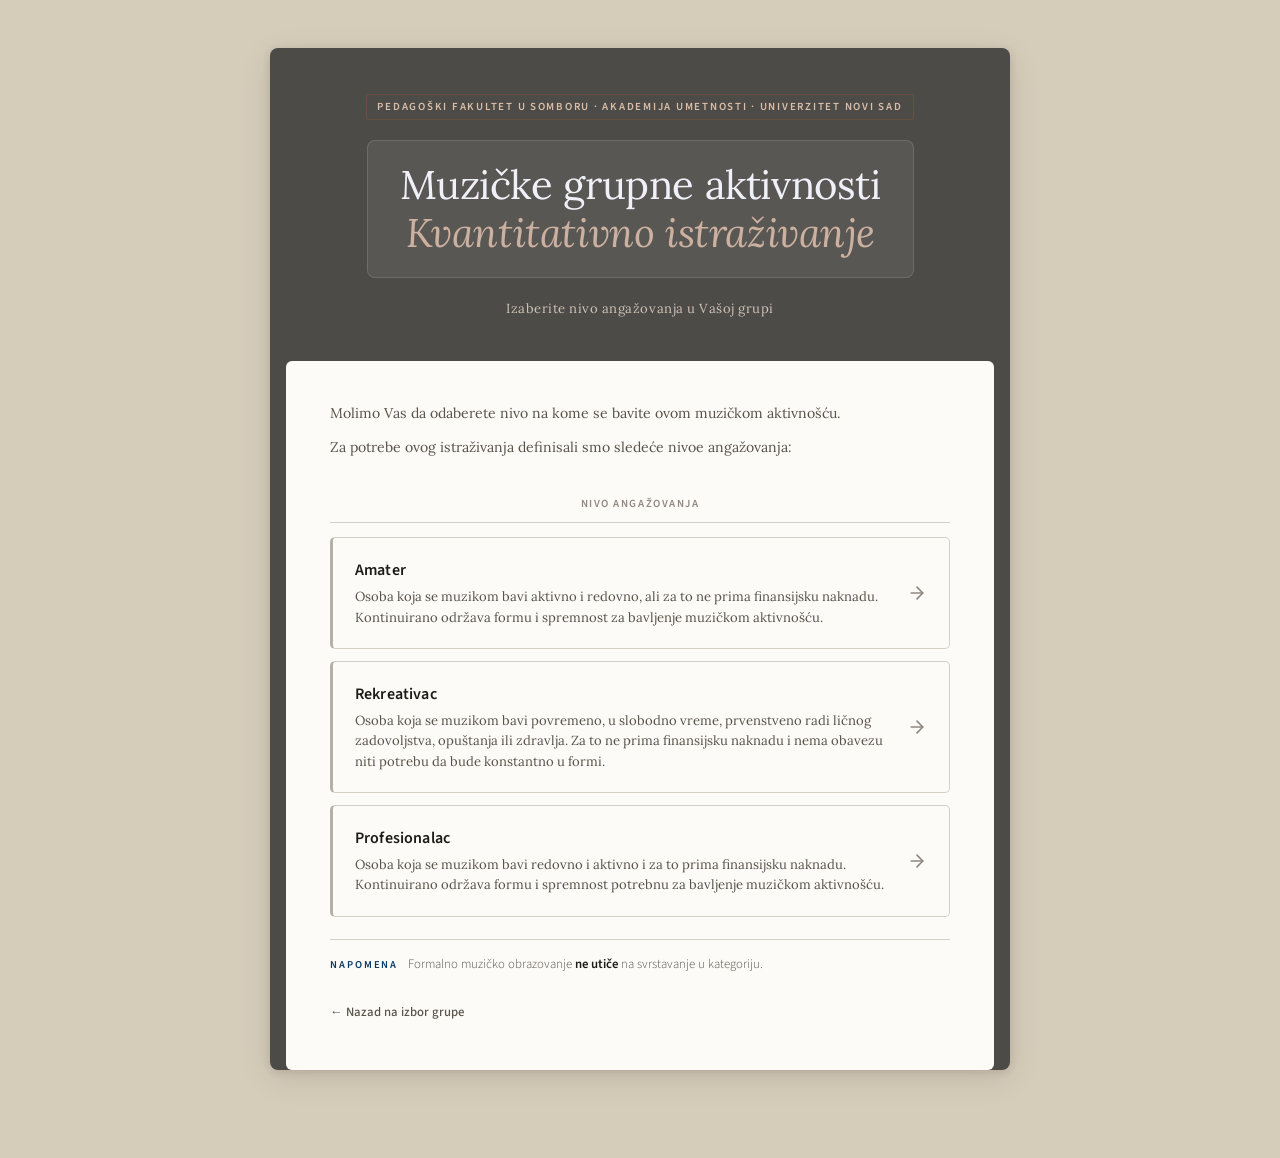
<file: strane/index-muzika.html>
<!DOCTYPE html>
<html lang="sr">
<head>
    <meta charset="UTF-8">
    <meta name="viewport" content="width=device-width, initial-scale=1.0">
    <meta name="description" content="Anonimni naučni upitnik o grupnim muzičkim, sportskim i folklornim aktivnostima i blagostanju — Pedagoški fakultet u Somboru i Akademija umetnosti UNS.">
    <meta name="robots" content="noindex">
    <meta name="theme-color" content="#4D4B47">
    <link rel="icon" href="../assets/favicon.svg" type="image/svg+xml">
    <title>Upitnik — Muzičke aktivnosti</title>
    <link rel="stylesheet" href="../assets/style.css?v=2026-09-08">
</head>
<body>

    <div class="upitnik">

        <header class="upitnik-header">
            <div class="badge">Pedagoški fakultet u Somboru · Akademija umetnosti · Univerzitet Novi Sad</div>
            <h1>Muzičke grupne aktivnosti<br><em>Kvantitativno istraživanje</em></h1>
        </header>

        <form id="forma" novalidate>
            <input type="hidden" name="tip_upitnika" value="muzika">
            <input type="hidden" name="nivo" id="nivo-polje">
            <!-- Honeypot: skriveno polje protiv botova; pravi korisnici ga ne popunjavaju -->
            <div class="hp-polje" aria-hidden="true">
                <label>Ne popunjavajte ovo polje<input type="text" name="hp_polje" tabindex="-1" autocomplete="off"></label>
            </div>

            <!-- ═══════════════════════════════
                 SEKCIJA 1: DEMOGRAFSKI PODACI
                 ═══════════════════════════════ -->
            <section class="sekcija" id="demografija">
                <p class="skala-uputstvo">Molimo Vas da popunite osnovne podatke o sebi i muzičkoj aktivnosti kojom se bavite.</p>

                <!-- Pol -->
                <div class="pitanje">
                    <label class="pitanje-tekst">Pol</label>
                    <div class="opcije-red">
                        <label class="opcija"><input type="radio" name="pol" value="muski"><span>Muški</span></label>
                        <label class="opcija"><input type="radio" name="pol" value="zenski"><span>Ženski</span></label>
                        <label class="opcija"><input type="radio" name="pol" value="drugo"><span>Drugo</span></label>
                        <label class="opcija"><input type="radio" name="pol" value="ne_zelim"><span>Ne želim da odgovorim</span></label>
                    </div>
                </div>

                <!-- Godine -->
                <div class="pitanje">
                    <label class="pitanje-tekst" for="godine">Godine starosti</label>
                    <div class="unos-wrapper">
                        <input type="number" id="godine" name="godine" min="18" max="80" step="1" inputmode="numeric" placeholder="npr. 28" class="unos-broj">
                        <span class="unos-suffix">god.</span>
                    </div>
                </div>

                <!-- Nivo formalnog muzičkog obrazovanja -->
                <div class="pitanje">
                    <label class="pitanje-tekst">Nivo formalnog muzičkog obrazovanja</label>
                    <div class="opcije-red">
                        <label class="opcija"><input type="radio" name="muzicko_obrazovanje" value="niza_muzicka"><span>Niža muzička škola</span></label>
                        <label class="opcija"><input type="radio" name="muzicko_obrazovanje" value="srednja_muzicka"><span>Srednja muzička škola</span></label>
                        <label class="opcija"><input type="radio" name="muzicko_obrazovanje" value="visoko_muzicko"><span>Visoko muzičko obrazovanje</span></label>
                        <label class="opcija"><input type="radio" name="muzicko_obrazovanje" value="nemam_formalno"><span>Nemam formalno muzičko obrazovanje</span></label>
                    </div>
                </div>

                <!-- Vrsta muzičke aktivnosti -->
                <div class="pitanje">
                    <label class="pitanje-tekst">Vrsta muzičke aktivnosti</label>
                    <div class="opcije-red">
                        <label class="opcija"><input type="radio" name="vrsta_muzike" value="hor"><span>Hor</span></label>
                        <label class="opcija"><input type="radio" name="vrsta_muzike" value="orkestar"><span>Orkestar</span></label>
                        <label class="opcija"><input type="radio" name="vrsta_muzike" value="vokalni_kamerni"><span>Vokalni kamerni ansambl</span></label>
                        <label class="opcija"><input type="radio" name="vrsta_muzike" value="instrumentalni_kamerni"><span>Instrumentalni kamerni ansambl</span></label>
                        <label class="opcija"><input type="radio" name="vrsta_muzike" value="bend"><span>Bend</span></label>
                        <label class="opcija opcija-drugo"><input type="radio" name="vrsta_muzike" value="drugo"><span>Drugo: <input type="text" class="unos-drugo" name="vrsta_muzike_drugo" placeholder="unesite aktivnost…" tabindex="-1"></span></label>
                    </div>
                </div>

                <!-- Dužina učešća -->
                <div class="pitanje">
                    <label class="pitanje-tekst" for="duzina">Koliko godina učestvujete u ovoj grupi?</label>
                    <div class="unos-wrapper">
                        <input type="number" id="duzina" name="duzina" min="0" max="60" step="1" inputmode="numeric" placeholder="npr. 5" class="unos-broj">
                        <span class="unos-suffix">god.</span>
                    </div>
                </div>

                <!-- Dodatna muzička aktivnost -->
                <div class="pitanje opciono">
                    <label class="pitanje-tekst">Ukoliko postoji dodatna muzička aktivnost koju pohađate simultano, molimo Vas da navedete aktivnost i nivo na kom je pohađate</label>
                    <div class="unos-wrapper">
                        <input type="text" id="dodatna_aktivnost" name="dodatna_aktivnost" placeholder="npr. rok bend" class="unos-linija">
                    </div>
                    <div class="opcije-red razmak-gore">
                        <label class="opcija"><input type="radio" name="dodatna_aktivnost_nivo" value="amater"><span>Amater</span></label>
                        <label class="opcija"><input type="radio" name="dodatna_aktivnost_nivo" value="rekreativac"><span>Rekreativac</span></label>
                        <label class="opcija"><input type="radio" name="dodatna_aktivnost_nivo" value="profesionalac"><span>Profesionalac</span></label>
                    </div>
                </div>

                <!-- Prethodna grupna muzička aktivnost (opciono, više unosa) -->
                <div class="pitanje opciono">
                    <label class="pitanje-tekst">Ukoliko ste pre ove grupne muzičke aktivnosti pohađali neku drugu, molimo Vas da navedete koju i koliko dugo</label>
                    <div class="prethodna-lista">
                        <div class="prethodna-stavka">
                            <div class="unos-wrapper">
                                <input type="text" id="prethodna_aktivnost" name="prethodna_aktivnost" placeholder="npr. hor, orkestar…" class="unos-linija">
                            </div>
                            <div class="opcije-red razmak-gore">
                                <label class="opcija"><input type="radio" name="prethodna_nivo" value="amater"><span>Amater</span></label>
                                <label class="opcija"><input type="radio" name="prethodna_nivo" value="rekreativac"><span>Rekreativac</span></label>
                                <label class="opcija"><input type="radio" name="prethodna_nivo" value="profesionalac"><span>Profesionalac</span></label>
                            </div>
                            <div class="unos-wrapper razmak-gore">
                                <input type="number" id="prethodna_trajanje" name="prethodna_trajanje" min="0" max="60" step="1" inputmode="numeric" placeholder="npr. 3" class="unos-broj">
                                <span class="unos-suffix">god.</span>
                            </div>
                        </div>
                    </div>
                    <button type="button" class="dodaj-jos">
                        <svg width="16" height="16" viewBox="0 0 24 24" fill="none" stroke="currentColor" stroke-width="2" stroke-linecap="round" stroke-linejoin="round"><line x1="12" y1="5" x2="12" y2="19"/><line x1="5" y1="12" x2="19" y2="12"/></svg>
                        Dodaj još aktivnost
                    </button>
                </div>

            </section>

            <!-- ═══════════════════════════════
                 NAPOMENA O BLAGOSTANJU
                 ═══════════════════════════════ -->
            <div class="napomena">
                <p>U ovom upitniku, pojam <strong>blagostanje</strong> odnosi se na to kako se generalno osećate u svakodnevnom životu — koliko ste zadovoljni svojim životom, koliko često doživljavate pozitivne emocije (kao što su radost, zadovoljstvo i smirenost), i koliko uspešno funkcionišete u svakodnevnim aktivnostima. Ne radi se o odsustvu bolesti, već o opštem osećaju da živite dobro.</p>
            </div>

            <!-- ═══════════════════════════════
                 WHO-5
                 ═══════════════════════════════ -->
            <section class="sekcija">
                <p class="skala-uputstvo">Molimo Vas da označite odgovor koji najbolje opisuje Vaše stanje tokom protekle dve nedelje. Skala: 1 = Nikad; 6 = Sve vreme.</p>

                <div class="likert-blok">
                    <div class="likert-zaglavlje">
                        <div class="likert-pitanje">Tokom protekle dve nedelje:</div>
                        <div class="likert-brojevi">
                            <span><b>1</b><small>Nikad</small></span>
                            <span><b>2</b><small>Ponekad</small></span>
                            <span><b>3</b><small>Manje od polovine</small></span>
                            <span><b>4</b><small>Više od polovine</small></span>
                            <span><b>5</b><small>Većinu vremena</small></span>
                            <span><b>6</b><small>Sve vreme</small></span>
                        </div>
                    </div>

                    <div class="likert-red pitanje"><label class="likert-stavka"><span class="likert-stavka-broj">1.</span> Osećao/la sam se veselo i raspoloženo.</label><div class="likert-opcije"><label class="likert-opcija"><input type="radio" name="who1" value="1"><span>1</span></label><label class="likert-opcija"><input type="radio" name="who1" value="2"><span>2</span></label><label class="likert-opcija"><input type="radio" name="who1" value="3"><span>3</span></label><label class="likert-opcija"><input type="radio" name="who1" value="4"><span>4</span></label><label class="likert-opcija"><input type="radio" name="who1" value="5"><span>5</span></label><label class="likert-opcija"><input type="radio" name="who1" value="6"><span>6</span></label></div></div>
                    <div class="likert-red pitanje"><label class="likert-stavka"><span class="likert-stavka-broj">2.</span> Osećao/la sam se smireno i opušteno.</label><div class="likert-opcije"><label class="likert-opcija"><input type="radio" name="who2" value="1"><span>1</span></label><label class="likert-opcija"><input type="radio" name="who2" value="2"><span>2</span></label><label class="likert-opcija"><input type="radio" name="who2" value="3"><span>3</span></label><label class="likert-opcija"><input type="radio" name="who2" value="4"><span>4</span></label><label class="likert-opcija"><input type="radio" name="who2" value="5"><span>5</span></label><label class="likert-opcija"><input type="radio" name="who2" value="6"><span>6</span></label></div></div>
                    <div class="likert-red pitanje"><label class="likert-stavka"><span class="likert-stavka-broj">3.</span> Osećao/la sam se aktivno i živahno.</label><div class="likert-opcije"><label class="likert-opcija"><input type="radio" name="who3" value="1"><span>1</span></label><label class="likert-opcija"><input type="radio" name="who3" value="2"><span>2</span></label><label class="likert-opcija"><input type="radio" name="who3" value="3"><span>3</span></label><label class="likert-opcija"><input type="radio" name="who3" value="4"><span>4</span></label><label class="likert-opcija"><input type="radio" name="who3" value="5"><span>5</span></label><label class="likert-opcija"><input type="radio" name="who3" value="6"><span>6</span></label></div></div>
                    <div class="likert-red pitanje"><label class="likert-stavka"><span class="likert-stavka-broj">4.</span> Budio/la sam se svež/a i odmoran/na.</label><div class="likert-opcije"><label class="likert-opcija"><input type="radio" name="who4" value="1"><span>1</span></label><label class="likert-opcija"><input type="radio" name="who4" value="2"><span>2</span></label><label class="likert-opcija"><input type="radio" name="who4" value="3"><span>3</span></label><label class="likert-opcija"><input type="radio" name="who4" value="4"><span>4</span></label><label class="likert-opcija"><input type="radio" name="who4" value="5"><span>5</span></label><label class="likert-opcija"><input type="radio" name="who4" value="6"><span>6</span></label></div></div>
                    <div class="likert-red pitanje"><label class="likert-stavka"><span class="likert-stavka-broj">5.</span> Moj svakodnevni život je bio ispunjen stvarima koje me zanimaju.</label><div class="likert-opcije"><label class="likert-opcija"><input type="radio" name="who5" value="1"><span>1</span></label><label class="likert-opcija"><input type="radio" name="who5" value="2"><span>2</span></label><label class="likert-opcija"><input type="radio" name="who5" value="3"><span>3</span></label><label class="likert-opcija"><input type="radio" name="who5" value="4"><span>4</span></label><label class="likert-opcija"><input type="radio" name="who5" value="5"><span>5</span></label><label class="likert-opcija"><input type="radio" name="who5" value="6"><span>6</span></label></div></div>
                </div>
            </section>

            <section class="sekcija" id="fizicka-dobrobit">
                <p class="skala-uputstvo">Sledeće tvrdnje odnose se na to kako učešće u grupi utiče na Vaše fizičko zdravlje i kondiciju. Označite u kojoj meri se slažete sa svakom. Skala: 1 = Uopšte se ne slažem; 5 = U potpunosti se slažem.</p>

                <p class="nivo-prazno">Pitanja se prikazuju prema nivou angažovanja koji ste izabrali.</p>

                <div class="nivo-blok skriveno" data-nivo="amater">
                    <div class="likert-blok">
                        <div class="likert-zaglavlje">
                            <div class="likert-pitanje">U kojoj meri se sledeće tvrdnje odnose na Vaše iskustvo u muzičkoj grupi:</div>
                            <div class="likert-brojevi">
                                <span><b>1</b><small>Uopšte se ne slažem</small></span>
                                <span><b>2</b><small>Ne slažem se</small></span>
                                <span><b>3</b><small>Niti se slažem niti ne slažem</small></span>
                                <span><b>4</b><small>Slažem se</small></span>
                                <span><b>5</b><small>U potpunosti se slažem</small></span>
                            </div>
                        </div>
                        <div class="likert-red pitanje"><label class="likert-stavka"><span class="likert-stavka-broj">1.</span> Učešće u ovom ansamblu pozitivno utiče na moje fizičko zdravlje i bolji imunitet (npr. osećam se fizički otpornije, ređe se razboljevam, lakše prevladavam zdravstvene tegobe i generalno se osećam zdravstveno bolje).</label><div class="likert-opcije"><label class="likert-opcija"><input type="radio" name="a_fiz1" value="1"><span>1</span></label><label class="likert-opcija"><input type="radio" name="a_fiz1" value="2"><span>2</span></label><label class="likert-opcija"><input type="radio" name="a_fiz1" value="3"><span>3</span></label><label class="likert-opcija"><input type="radio" name="a_fiz1" value="4"><span>4</span></label><label class="likert-opcija"><input type="radio" name="a_fiz1" value="5"><span>5</span></label></div></div>
                        <div class="likert-red pitanje"><label class="likert-stavka"><span class="likert-stavka-broj">2.</span> Bez obzira na fizički napor, nakon probe / nastupa osećam se fizički bolje nego pre muzičke aktivnosti.</label><div class="likert-opcije"><label class="likert-opcija"><input type="radio" name="a_fiz2" value="1"><span>1</span></label><label class="likert-opcija"><input type="radio" name="a_fiz2" value="2"><span>2</span></label><label class="likert-opcija"><input type="radio" name="a_fiz2" value="3"><span>3</span></label><label class="likert-opcija"><input type="radio" name="a_fiz2" value="4"><span>4</span></label><label class="likert-opcija"><input type="radio" name="a_fiz2" value="5"><span>5</span></label></div></div>
                        <div class="likert-red pitanje"><label class="likert-stavka"><span class="likert-stavka-broj">3.</span> Učešće u ovom ansamblu pomaže mi da održim dobru fizičku kondiciju u svakodnevnom životu (npr. osećaj manjeg fizičkog zamora, veće pokretljivosti).</label><div class="likert-opcije"><label class="likert-opcija"><input type="radio" name="a_fiz3" value="1"><span>1</span></label><label class="likert-opcija"><input type="radio" name="a_fiz3" value="2"><span>2</span></label><label class="likert-opcija"><input type="radio" name="a_fiz3" value="3"><span>3</span></label><label class="likert-opcija"><input type="radio" name="a_fiz3" value="4"><span>4</span></label><label class="likert-opcija"><input type="radio" name="a_fiz3" value="5"><span>5</span></label></div></div>
                        <div class="likert-red pitanje"><label class="likert-stavka"><span class="likert-stavka-broj">4.</span> Učešće u ovom ansamblu doprinosi kvalitetnijem snu.</label><div class="likert-opcije"><label class="likert-opcija"><input type="radio" name="a_fiz4" value="1"><span>1</span></label><label class="likert-opcija"><input type="radio" name="a_fiz4" value="2"><span>2</span></label><label class="likert-opcija"><input type="radio" name="a_fiz4" value="3"><span>3</span></label><label class="likert-opcija"><input type="radio" name="a_fiz4" value="4"><span>4</span></label><label class="likert-opcija"><input type="radio" name="a_fiz4" value="5"><span>5</span></label></div></div>
                    </div>
                </div>

                <div class="nivo-blok skriveno" data-nivo="profesionalac">
                    <div class="likert-blok">
                        <div class="likert-zaglavlje">
                            <div class="likert-pitanje">U kojoj meri se sledeće tvrdnje odnose na Vaše iskustvo u muzičkoj grupi:</div>
                            <div class="likert-brojevi">
                                <span><b>1</b><small>Uopšte se ne slažem</small></span>
                                <span><b>2</b><small>Ne slažem se</small></span>
                                <span><b>3</b><small>Niti se slažem niti ne slažem</small></span>
                                <span><b>4</b><small>Slažem se</small></span>
                                <span><b>5</b><small>U potpunosti se slažem</small></span>
                            </div>
                        </div>
                        <div class="likert-red pitanje"><label class="likert-stavka"><span class="likert-stavka-broj">1.</span> Učešće u ovom ansamblu pozitivno utiče na moje fizičko zdravlje i bolji imunitet (npr. osećam se fizički otpornije, ređe se razboljevam, lakše prevladavam zdravstvene tegobe i generalno se osećam zdravstveno bolje).</label><div class="likert-opcije"><label class="likert-opcija"><input type="radio" name="p_fiz1" value="1"><span>1</span></label><label class="likert-opcija"><input type="radio" name="p_fiz1" value="2"><span>2</span></label><label class="likert-opcija"><input type="radio" name="p_fiz1" value="3"><span>3</span></label><label class="likert-opcija"><input type="radio" name="p_fiz1" value="4"><span>4</span></label><label class="likert-opcija"><input type="radio" name="p_fiz1" value="5"><span>5</span></label></div></div>
                        <div class="likert-red pitanje"><label class="likert-stavka"><span class="likert-stavka-broj">2.</span> Bez obzira na fizički napor, nakon probe / nastupa osećam se fizički bolje nego pre muzičke aktivnosti.</label><div class="likert-opcije"><label class="likert-opcija"><input type="radio" name="p_fiz2" value="1"><span>1</span></label><label class="likert-opcija"><input type="radio" name="p_fiz2" value="2"><span>2</span></label><label class="likert-opcija"><input type="radio" name="p_fiz2" value="3"><span>3</span></label><label class="likert-opcija"><input type="radio" name="p_fiz2" value="4"><span>4</span></label><label class="likert-opcija"><input type="radio" name="p_fiz2" value="5"><span>5</span></label></div></div>
                        <div class="likert-red pitanje"><label class="likert-stavka"><span class="likert-stavka-broj">3.</span> Učešće u ovom ansamblu pomaže mi da održim dobru fizičku kondiciju u svakodnevnom životu (npr. osećaj manjeg fizičkog zamora, veće pokretljivosti).</label><div class="likert-opcije"><label class="likert-opcija"><input type="radio" name="p_fiz3" value="1"><span>1</span></label><label class="likert-opcija"><input type="radio" name="p_fiz3" value="2"><span>2</span></label><label class="likert-opcija"><input type="radio" name="p_fiz3" value="3"><span>3</span></label><label class="likert-opcija"><input type="radio" name="p_fiz3" value="4"><span>4</span></label><label class="likert-opcija"><input type="radio" name="p_fiz3" value="5"><span>5</span></label></div></div>
                        <div class="likert-red pitanje"><label class="likert-stavka"><span class="likert-stavka-broj">4.</span> Učešće u ovom ansamblu doprinosi kvalitetnijem snu.</label><div class="likert-opcije"><label class="likert-opcija"><input type="radio" name="p_fiz4" value="1"><span>1</span></label><label class="likert-opcija"><input type="radio" name="p_fiz4" value="2"><span>2</span></label><label class="likert-opcija"><input type="radio" name="p_fiz4" value="3"><span>3</span></label><label class="likert-opcija"><input type="radio" name="p_fiz4" value="4"><span>4</span></label><label class="likert-opcija"><input type="radio" name="p_fiz4" value="5"><span>5</span></label></div></div>
                    </div>
                </div>

                <div class="nivo-blok skriveno" data-nivo="rekreativac">
                    <div class="likert-blok">
                        <div class="likert-zaglavlje">
                            <div class="likert-pitanje">U kojoj meri se sledeće tvrdnje odnose na Vaše iskustvo u muzičkoj grupi:</div>
                            <div class="likert-brojevi">
                                <span><b>1</b><small>Uopšte se ne slažem</small></span>
                                <span><b>2</b><small>Ne slažem se</small></span>
                                <span><b>3</b><small>Niti se slažem niti ne slažem</small></span>
                                <span><b>4</b><small>Slažem se</small></span>
                                <span><b>5</b><small>U potpunosti se slažem</small></span>
                            </div>
                        </div>
                        <div class="likert-red pitanje"><label class="likert-stavka"><span class="likert-stavka-broj">1.</span> Učešće u ovom ansamblu pozitivno utiče na moje fizičko zdravlje i bolji imunitet (npr. osećam se fizički otpornije, ređe se razboljevam, lakše prevladavam zdravstvene tegobe i generalno se osećam zdravstveno bolje).</label><div class="likert-opcije"><label class="likert-opcija"><input type="radio" name="r_fiz1" value="1"><span>1</span></label><label class="likert-opcija"><input type="radio" name="r_fiz1" value="2"><span>2</span></label><label class="likert-opcija"><input type="radio" name="r_fiz1" value="3"><span>3</span></label><label class="likert-opcija"><input type="radio" name="r_fiz1" value="4"><span>4</span></label><label class="likert-opcija"><input type="radio" name="r_fiz1" value="5"><span>5</span></label></div></div>
                        <div class="likert-red pitanje"><label class="likert-stavka"><span class="likert-stavka-broj">2.</span> Bez obzira na fizički napor, nakon probe / nastupa osećam se fizički bolje nego pre muzičke aktivnosti.</label><div class="likert-opcije"><label class="likert-opcija"><input type="radio" name="r_fiz2" value="1"><span>1</span></label><label class="likert-opcija"><input type="radio" name="r_fiz2" value="2"><span>2</span></label><label class="likert-opcija"><input type="radio" name="r_fiz2" value="3"><span>3</span></label><label class="likert-opcija"><input type="radio" name="r_fiz2" value="4"><span>4</span></label><label class="likert-opcija"><input type="radio" name="r_fiz2" value="5"><span>5</span></label></div></div>
                        <div class="likert-red pitanje"><label class="likert-stavka"><span class="likert-stavka-broj">3.</span> Učešće u ovom ansamblu pomaže mi da održim dobru fizičku kondiciju u svakodnevnom životu (npr. osećaj manjeg fizičkog zamora, veće pokretljivosti).</label><div class="likert-opcije"><label class="likert-opcija"><input type="radio" name="r_fiz3" value="1"><span>1</span></label><label class="likert-opcija"><input type="radio" name="r_fiz3" value="2"><span>2</span></label><label class="likert-opcija"><input type="radio" name="r_fiz3" value="3"><span>3</span></label><label class="likert-opcija"><input type="radio" name="r_fiz3" value="4"><span>4</span></label><label class="likert-opcija"><input type="radio" name="r_fiz3" value="5"><span>5</span></label></div></div>
                        <div class="likert-red pitanje"><label class="likert-stavka"><span class="likert-stavka-broj">4.</span> Učešće u ovom ansamblu doprinosi kvalitetnijem snu.</label><div class="likert-opcije"><label class="likert-opcija"><input type="radio" name="r_fiz4" value="1"><span>1</span></label><label class="likert-opcija"><input type="radio" name="r_fiz4" value="2"><span>2</span></label><label class="likert-opcija"><input type="radio" name="r_fiz4" value="3"><span>3</span></label><label class="likert-opcija"><input type="radio" name="r_fiz4" value="4"><span>4</span></label><label class="likert-opcija"><input type="radio" name="r_fiz4" value="5"><span>5</span></label></div></div>
                    </div>
                </div>
            </section>

            <!-- ═══════════════════════════════
                 SWLS
                 ═══════════════════════════════ -->
            <section class="sekcija">
                <p class="skala-uputstvo">U nastavku se nalazi pet tvrdnji u vezi sa zadovoljstvom Vašim životom. Koristeći skalu od 1 do 7, označite u kojoj meri se slažete sa svakom tvrdnjom. Skala: 1 = Uopšte se ne slažem; 7 = U potpunosti se slažem.</p>

                <div class="likert-blok likert-7">
                    <div class="likert-zaglavlje">
                        <div class="likert-pitanje">U kojoj meri se slažete sa sledećim tvrdnjama:</div>
                        <div class="likert-brojevi">
                            <span><b>1</b><small>Uopšte se ne slažem</small></span>
                            <span><b>2</b><small>Ne slažem se</small></span>
                            <span><b>3</b><small>Blago se ne slažem</small></span>
                            <span><b>4</b><small>Niti se slažem niti ne</small></span>
                            <span><b>5</b><small>Blago se slažem</small></span>
                            <span><b>6</b><small>Slažem se</small></span>
                            <span><b>7</b><small>U potpunosti se slažem</small></span>
                        </div>
                    </div>

                    <div class="likert-red pitanje"><label class="likert-stavka"><span class="likert-stavka-broj">1.</span> U većini aspekata, moj život je blizak mom idealu.</label><div class="likert-opcije"><label class="likert-opcija"><input type="radio" name="swls1" value="1"><span>1</span></label><label class="likert-opcija"><input type="radio" name="swls1" value="2"><span>2</span></label><label class="likert-opcija"><input type="radio" name="swls1" value="3"><span>3</span></label><label class="likert-opcija"><input type="radio" name="swls1" value="4"><span>4</span></label><label class="likert-opcija"><input type="radio" name="swls1" value="5"><span>5</span></label><label class="likert-opcija"><input type="radio" name="swls1" value="6"><span>6</span></label><label class="likert-opcija"><input type="radio" name="swls1" value="7"><span>7</span></label></div></div>
                    <div class="likert-red pitanje"><label class="likert-stavka"><span class="likert-stavka-broj">2.</span> Uslovi mog života su odlični.</label><div class="likert-opcije"><label class="likert-opcija"><input type="radio" name="swls2" value="1"><span>1</span></label><label class="likert-opcija"><input type="radio" name="swls2" value="2"><span>2</span></label><label class="likert-opcija"><input type="radio" name="swls2" value="3"><span>3</span></label><label class="likert-opcija"><input type="radio" name="swls2" value="4"><span>4</span></label><label class="likert-opcija"><input type="radio" name="swls2" value="5"><span>5</span></label><label class="likert-opcija"><input type="radio" name="swls2" value="6"><span>6</span></label><label class="likert-opcija"><input type="radio" name="swls2" value="7"><span>7</span></label></div></div>
                    <div class="likert-red pitanje"><label class="likert-stavka"><span class="likert-stavka-broj">3.</span> Zadovoljan/na sam svojim životom.</label><div class="likert-opcije"><label class="likert-opcija"><input type="radio" name="swls3" value="1"><span>1</span></label><label class="likert-opcija"><input type="radio" name="swls3" value="2"><span>2</span></label><label class="likert-opcija"><input type="radio" name="swls3" value="3"><span>3</span></label><label class="likert-opcija"><input type="radio" name="swls3" value="4"><span>4</span></label><label class="likert-opcija"><input type="radio" name="swls3" value="5"><span>5</span></label><label class="likert-opcija"><input type="radio" name="swls3" value="6"><span>6</span></label><label class="likert-opcija"><input type="radio" name="swls3" value="7"><span>7</span></label></div></div>
                    <div class="likert-red pitanje"><label class="likert-stavka"><span class="likert-stavka-broj">4.</span> Do sada sam postigao/la važne stvari koje sam želeo/la u životu.</label><div class="likert-opcije"><label class="likert-opcija"><input type="radio" name="swls4" value="1"><span>1</span></label><label class="likert-opcija"><input type="radio" name="swls4" value="2"><span>2</span></label><label class="likert-opcija"><input type="radio" name="swls4" value="3"><span>3</span></label><label class="likert-opcija"><input type="radio" name="swls4" value="4"><span>4</span></label><label class="likert-opcija"><input type="radio" name="swls4" value="5"><span>5</span></label><label class="likert-opcija"><input type="radio" name="swls4" value="6"><span>6</span></label><label class="likert-opcija"><input type="radio" name="swls4" value="7"><span>7</span></label></div></div>
                    <div class="likert-red pitanje"><label class="likert-stavka"><span class="likert-stavka-broj">5.</span> Kada bih mogao/la da živim život iznova, gotovo ništa ne bih menjao/la.</label><div class="likert-opcije"><label class="likert-opcija"><input type="radio" name="swls5" value="1"><span>1</span></label><label class="likert-opcija"><input type="radio" name="swls5" value="2"><span>2</span></label><label class="likert-opcija"><input type="radio" name="swls5" value="3"><span>3</span></label><label class="likert-opcija"><input type="radio" name="swls5" value="4"><span>4</span></label><label class="likert-opcija"><input type="radio" name="swls5" value="5"><span>5</span></label><label class="likert-opcija"><input type="radio" name="swls5" value="6"><span>6</span></label><label class="likert-opcija"><input type="radio" name="swls5" value="7"><span>7</span></label></div></div>
                </div>
            </section>

            <!-- ═══════════════════════════════
                 MHC-SF
                 ═══════════════════════════════ -->
            <section class="sekcija">
                <p class="skala-uputstvo">Sledeća pitanja odnose se na to kako ste se osećali tokom proteklog meseca. Označite odgovor koji najbolje opisuje koliko često ste osećali navedeno. Skala: 1 = Nikad; 6 = Svaki dan.</p>

                <div class="likert-blok">
                    <div class="likert-zaglavlje">
                        <div class="likert-pitanje">Tokom proteklog meseca, koliko često ste osećali…</div>
                        <div class="likert-brojevi">
                            <span><b>1</b><small>Nikad</small></span>
                            <span><b>2</b><small>Jednom ili dvaput</small></span>
                            <span><b>3</b><small>Otprilike jednom nedeljno</small></span>
                            <span><b>4</b><small>Otprilike 2–3 puta nedeljno</small></span>
                            <span><b>5</b><small>Skoro svaki dan</small></span>
                            <span><b>6</b><small>Svaki dan</small></span>
                        </div>
                    </div>

                    <div class="likert-red pitanje"><label class="likert-stavka"><span class="likert-stavka-broj">1.</span> sreću</label><div class="likert-opcije"><label class="likert-opcija"><input type="radio" name="mhc1" value="1"><span>1</span></label><label class="likert-opcija"><input type="radio" name="mhc1" value="2"><span>2</span></label><label class="likert-opcija"><input type="radio" name="mhc1" value="3"><span>3</span></label><label class="likert-opcija"><input type="radio" name="mhc1" value="4"><span>4</span></label><label class="likert-opcija"><input type="radio" name="mhc1" value="5"><span>5</span></label><label class="likert-opcija"><input type="radio" name="mhc1" value="6"><span>6</span></label></div></div>
                    <div class="likert-red pitanje"><label class="likert-stavka"><span class="likert-stavka-broj">2.</span> zainteresovanost za život</label><div class="likert-opcije"><label class="likert-opcija"><input type="radio" name="mhc2" value="1"><span>1</span></label><label class="likert-opcija"><input type="radio" name="mhc2" value="2"><span>2</span></label><label class="likert-opcija"><input type="radio" name="mhc2" value="3"><span>3</span></label><label class="likert-opcija"><input type="radio" name="mhc2" value="4"><span>4</span></label><label class="likert-opcija"><input type="radio" name="mhc2" value="5"><span>5</span></label><label class="likert-opcija"><input type="radio" name="mhc2" value="6"><span>6</span></label></div></div>
                    <div class="likert-red pitanje"><label class="likert-stavka"><span class="likert-stavka-broj">3.</span> zadovoljstvo životom</label><div class="likert-opcije"><label class="likert-opcija"><input type="radio" name="mhc3" value="1"><span>1</span></label><label class="likert-opcija"><input type="radio" name="mhc3" value="2"><span>2</span></label><label class="likert-opcija"><input type="radio" name="mhc3" value="3"><span>3</span></label><label class="likert-opcija"><input type="radio" name="mhc3" value="4"><span>4</span></label><label class="likert-opcija"><input type="radio" name="mhc3" value="5"><span>5</span></label><label class="likert-opcija"><input type="radio" name="mhc3" value="6"><span>6</span></label></div></div>
                    <div class="likert-red pitanje"><label class="likert-stavka"><span class="likert-stavka-broj">4.</span> da imate nešto važno da doprinesete društvu</label><div class="likert-opcije"><label class="likert-opcija"><input type="radio" name="mhc4" value="1"><span>1</span></label><label class="likert-opcija"><input type="radio" name="mhc4" value="2"><span>2</span></label><label class="likert-opcija"><input type="radio" name="mhc4" value="3"><span>3</span></label><label class="likert-opcija"><input type="radio" name="mhc4" value="4"><span>4</span></label><label class="likert-opcija"><input type="radio" name="mhc4" value="5"><span>5</span></label><label class="likert-opcija"><input type="radio" name="mhc4" value="6"><span>6</span></label></div></div>
                    <div class="likert-red pitanje"><label class="likert-stavka"><span class="likert-stavka-broj">5.</span> da pripadate nekoj zajednici (npr. društvenoj grupi ili komšiluku)</label><div class="likert-opcije"><label class="likert-opcija"><input type="radio" name="mhc5" value="1"><span>1</span></label><label class="likert-opcija"><input type="radio" name="mhc5" value="2"><span>2</span></label><label class="likert-opcija"><input type="radio" name="mhc5" value="3"><span>3</span></label><label class="likert-opcija"><input type="radio" name="mhc5" value="4"><span>4</span></label><label class="likert-opcija"><input type="radio" name="mhc5" value="5"><span>5</span></label><label class="likert-opcija"><input type="radio" name="mhc5" value="6"><span>6</span></label></div></div>
                    <div class="likert-red pitanje"><label class="likert-stavka"><span class="likert-stavka-broj">6.</span> da je naše društvo dobro mesto, ili da postaje bolje mesto za sve ljude</label><div class="likert-opcije"><label class="likert-opcija"><input type="radio" name="mhc6" value="1"><span>1</span></label><label class="likert-opcija"><input type="radio" name="mhc6" value="2"><span>2</span></label><label class="likert-opcija"><input type="radio" name="mhc6" value="3"><span>3</span></label><label class="likert-opcija"><input type="radio" name="mhc6" value="4"><span>4</span></label><label class="likert-opcija"><input type="radio" name="mhc6" value="5"><span>5</span></label><label class="likert-opcija"><input type="radio" name="mhc6" value="6"><span>6</span></label></div></div>
                    <div class="likert-red pitanje"><label class="likert-stavka"><span class="likert-stavka-broj">7.</span> da su ljudi u osnovi dobri</label><div class="likert-opcije"><label class="likert-opcija"><input type="radio" name="mhc7" value="1"><span>1</span></label><label class="likert-opcija"><input type="radio" name="mhc7" value="2"><span>2</span></label><label class="likert-opcija"><input type="radio" name="mhc7" value="3"><span>3</span></label><label class="likert-opcija"><input type="radio" name="mhc7" value="4"><span>4</span></label><label class="likert-opcija"><input type="radio" name="mhc7" value="5"><span>5</span></label><label class="likert-opcija"><input type="radio" name="mhc7" value="6"><span>6</span></label></div></div>
                    <div class="likert-red pitanje"><label class="likert-stavka"><span class="likert-stavka-broj">8.</span> da način na koji naše društvo funkcioniše ima smisla</label><div class="likert-opcije"><label class="likert-opcija"><input type="radio" name="mhc8" value="1"><span>1</span></label><label class="likert-opcija"><input type="radio" name="mhc8" value="2"><span>2</span></label><label class="likert-opcija"><input type="radio" name="mhc8" value="3"><span>3</span></label><label class="likert-opcija"><input type="radio" name="mhc8" value="4"><span>4</span></label><label class="likert-opcija"><input type="radio" name="mhc8" value="5"><span>5</span></label><label class="likert-opcija"><input type="radio" name="mhc8" value="6"><span>6</span></label></div></div>
                    <div class="likert-red pitanje"><label class="likert-stavka"><span class="likert-stavka-broj">9.</span> da volite većinu aspekata svoje ličnosti</label><div class="likert-opcije"><label class="likert-opcija"><input type="radio" name="mhc9" value="1"><span>1</span></label><label class="likert-opcija"><input type="radio" name="mhc9" value="2"><span>2</span></label><label class="likert-opcija"><input type="radio" name="mhc9" value="3"><span>3</span></label><label class="likert-opcija"><input type="radio" name="mhc9" value="4"><span>4</span></label><label class="likert-opcija"><input type="radio" name="mhc9" value="5"><span>5</span></label><label class="likert-opcija"><input type="radio" name="mhc9" value="6"><span>6</span></label></div></div>
                    <div class="likert-red pitanje"><label class="likert-stavka"><span class="likert-stavka-broj">10.</span> sposobnost da dobro upravljate svakodnevnim odgovornostima</label><div class="likert-opcije"><label class="likert-opcija"><input type="radio" name="mhc10" value="1"><span>1</span></label><label class="likert-opcija"><input type="radio" name="mhc10" value="2"><span>2</span></label><label class="likert-opcija"><input type="radio" name="mhc10" value="3"><span>3</span></label><label class="likert-opcija"><input type="radio" name="mhc10" value="4"><span>4</span></label><label class="likert-opcija"><input type="radio" name="mhc10" value="5"><span>5</span></label><label class="likert-opcija"><input type="radio" name="mhc10" value="6"><span>6</span></label></div></div>
                    <div class="likert-red pitanje"><label class="likert-stavka"><span class="likert-stavka-broj">11.</span> da imate tople i poverljive odnose sa drugima</label><div class="likert-opcije"><label class="likert-opcija"><input type="radio" name="mhc11" value="1"><span>1</span></label><label class="likert-opcija"><input type="radio" name="mhc11" value="2"><span>2</span></label><label class="likert-opcija"><input type="radio" name="mhc11" value="3"><span>3</span></label><label class="likert-opcija"><input type="radio" name="mhc11" value="4"><span>4</span></label><label class="likert-opcija"><input type="radio" name="mhc11" value="5"><span>5</span></label><label class="likert-opcija"><input type="radio" name="mhc11" value="6"><span>6</span></label></div></div>
                    <div class="likert-red pitanje"><label class="likert-stavka"><span class="likert-stavka-broj">12.</span> da imate iskustva koja vas podstiču na rast i razvoj</label><div class="likert-opcije"><label class="likert-opcija"><input type="radio" name="mhc12" value="1"><span>1</span></label><label class="likert-opcija"><input type="radio" name="mhc12" value="2"><span>2</span></label><label class="likert-opcija"><input type="radio" name="mhc12" value="3"><span>3</span></label><label class="likert-opcija"><input type="radio" name="mhc12" value="4"><span>4</span></label><label class="likert-opcija"><input type="radio" name="mhc12" value="5"><span>5</span></label><label class="likert-opcija"><input type="radio" name="mhc12" value="6"><span>6</span></label></div></div>
                    <div class="likert-red pitanje"><label class="likert-stavka"><span class="likert-stavka-broj">13.</span> samopouzdanje da izrazite sopstvene ideje i mišljenja</label><div class="likert-opcije"><label class="likert-opcija"><input type="radio" name="mhc13" value="1"><span>1</span></label><label class="likert-opcija"><input type="radio" name="mhc13" value="2"><span>2</span></label><label class="likert-opcija"><input type="radio" name="mhc13" value="3"><span>3</span></label><label class="likert-opcija"><input type="radio" name="mhc13" value="4"><span>4</span></label><label class="likert-opcija"><input type="radio" name="mhc13" value="5"><span>5</span></label><label class="likert-opcija"><input type="radio" name="mhc13" value="6"><span>6</span></label></div></div>
                    <div class="likert-red pitanje"><label class="likert-stavka"><span class="likert-stavka-broj">14.</span> da Vaš život ima smisao ili pravac</label><div class="likert-opcije"><label class="likert-opcija"><input type="radio" name="mhc14" value="1"><span>1</span></label><label class="likert-opcija"><input type="radio" name="mhc14" value="2"><span>2</span></label><label class="likert-opcija"><input type="radio" name="mhc14" value="3"><span>3</span></label><label class="likert-opcija"><input type="radio" name="mhc14" value="4"><span>4</span></label><label class="likert-opcija"><input type="radio" name="mhc14" value="5"><span>5</span></label><label class="likert-opcija"><input type="radio" name="mhc14" value="6"><span>6</span></label></div></div>
                </div>
            </section>

            <!-- ═══════════════════════════════
                 SPS-10
                 ═══════════════════════════════ -->
            <section class="sekcija">
                <p class="skala-uputstvo">Sledeće tvrdnje odnose se na Vaše trenutne odnose sa prijateljima, članovima porodice, kolegama, članovima zajednice i drugim osobama. Molimo Vas da za svaku tvrdnju navedete u kojoj meri se sa njom slažete. Skala: 1 = Uopšte se ne slažem; 4 = Potpuno se slažem.</p>

                <div class="likert-blok">
                    <div class="likert-zaglavlje">
                        <div class="likert-pitanje">U kojoj meri se svaka tvrdnja odnosi na Vas:</div>
                        <div class="likert-brojevi">
                            <span><b>1</b><small>Uopšte se ne slažem</small></span>
                            <span><b>2</b><small>Ne slažem se</small></span>
                            <span><b>3</b><small>Slažem se</small></span>
                            <span><b>4</b><small>Potpuno se slažem</small></span>
                        </div>
                    </div>

                    <div class="likert-red pitanje"><label class="likert-stavka"><span class="likert-stavka-broj">1.</span> Postoje ljudi na koje mogu da se oslonim da mi pomognu kada mi je pomoć zaista potrebna.</label><div class="likert-opcije"><label class="likert-opcija"><input type="radio" name="sps1" value="1"><span>1</span></label><label class="likert-opcija"><input type="radio" name="sps1" value="2"><span>2</span></label><label class="likert-opcija"><input type="radio" name="sps1" value="3"><span>3</span></label><label class="likert-opcija"><input type="radio" name="sps1" value="4"><span>4</span></label></div></div>
                    <div class="likert-red pitanje"><label class="likert-stavka"><span class="likert-stavka-broj">2.</span> Postoje ljudi koji uživaju u istim društvenim aktivnostima kao i ja.</label><div class="likert-opcije"><label class="likert-opcija"><input type="radio" name="sps2" value="1"><span>1</span></label><label class="likert-opcija"><input type="radio" name="sps2" value="2"><span>2</span></label><label class="likert-opcija"><input type="radio" name="sps2" value="3"><span>3</span></label><label class="likert-opcija"><input type="radio" name="sps2" value="4"><span>4</span></label></div></div>
                    <div class="likert-red pitanje"><label class="likert-stavka"><span class="likert-stavka-broj">3.</span> Imam bliske odnose koji mi pružaju osećaj emocionalne sigurnosti i blagostanja.</label><div class="likert-opcije"><label class="likert-opcija"><input type="radio" name="sps3" value="1"><span>1</span></label><label class="likert-opcija"><input type="radio" name="sps3" value="2"><span>2</span></label><label class="likert-opcija"><input type="radio" name="sps3" value="3"><span>3</span></label><label class="likert-opcija"><input type="radio" name="sps3" value="4"><span>4</span></label></div></div>
                    <div class="likert-red pitanje"><label class="likert-stavka"><span class="likert-stavka-broj">4.</span> Postoji osoba sa kojom mogu da razgovaram o važnim odlukama u svom životu.</label><div class="likert-opcije"><label class="likert-opcija"><input type="radio" name="sps4" value="1"><span>1</span></label><label class="likert-opcija"><input type="radio" name="sps4" value="2"><span>2</span></label><label class="likert-opcija"><input type="radio" name="sps4" value="3"><span>3</span></label><label class="likert-opcija"><input type="radio" name="sps4" value="4"><span>4</span></label></div></div>
                    <div class="likert-red pitanje"><label class="likert-stavka"><span class="likert-stavka-broj">5.</span> Imam odnose u kojima ljudi prepoznaju moje sposobnosti i veštine.</label><div class="likert-opcije"><label class="likert-opcija"><input type="radio" name="sps5" value="1"><span>1</span></label><label class="likert-opcija"><input type="radio" name="sps5" value="2"><span>2</span></label><label class="likert-opcija"><input type="radio" name="sps5" value="3"><span>3</span></label><label class="likert-opcija"><input type="radio" name="sps5" value="4"><span>4</span></label></div></div>
                    <div class="likert-red pitanje"><label class="likert-stavka"><span class="likert-stavka-broj">6.</span> Postoji osoba kojoj mogu da verujem i kojoj mogu da se obratim za savet kada imam probleme.</label><div class="likert-opcije"><label class="likert-opcija"><input type="radio" name="sps6" value="1"><span>1</span></label><label class="likert-opcija"><input type="radio" name="sps6" value="2"><span>2</span></label><label class="likert-opcija"><input type="radio" name="sps6" value="3"><span>3</span></label><label class="likert-opcija"><input type="radio" name="sps6" value="4"><span>4</span></label></div></div>
                    <div class="likert-red pitanje"><label class="likert-stavka"><span class="likert-stavka-broj">7.</span> Osećam da pripadam grupi ljudi koji dele moje stavove i uverenja.</label><div class="likert-opcije"><label class="likert-opcija"><input type="radio" name="sps7" value="1"><span>1</span></label><label class="likert-opcija"><input type="radio" name="sps7" value="2"><span>2</span></label><label class="likert-opcija"><input type="radio" name="sps7" value="3"><span>3</span></label><label class="likert-opcija"><input type="radio" name="sps7" value="4"><span>4</span></label></div></div>
                    <div class="likert-red pitanje"><label class="likert-stavka"><span class="likert-stavka-broj">8.</span> Osećam snažnu emocionalnu povezanost sa najmanje jednom osobom.</label><div class="likert-opcije"><label class="likert-opcija"><input type="radio" name="sps8" value="1"><span>1</span></label><label class="likert-opcija"><input type="radio" name="sps8" value="2"><span>2</span></label><label class="likert-opcija"><input type="radio" name="sps8" value="3"><span>3</span></label><label class="likert-opcija"><input type="radio" name="sps8" value="4"><span>4</span></label></div></div>
                    <div class="likert-red pitanje"><label class="likert-stavka"><span class="likert-stavka-broj">9.</span> Postoje ljudi koji cene moje talente i sposobnosti.</label><div class="likert-opcije"><label class="likert-opcija"><input type="radio" name="sps9" value="1"><span>1</span></label><label class="likert-opcija"><input type="radio" name="sps9" value="2"><span>2</span></label><label class="likert-opcija"><input type="radio" name="sps9" value="3"><span>3</span></label><label class="likert-opcija"><input type="radio" name="sps9" value="4"><span>4</span></label></div></div>
                    <div class="likert-red pitanje"><label class="likert-stavka"><span class="likert-stavka-broj">10.</span> Postoje ljudi na koje mogu da računam u hitnim situacijama.</label><div class="likert-opcije"><label class="likert-opcija"><input type="radio" name="sps10" value="1"><span>1</span></label><label class="likert-opcija"><input type="radio" name="sps10" value="2"><span>2</span></label><label class="likert-opcija"><input type="radio" name="sps10" value="3"><span>3</span></label><label class="likert-opcija"><input type="radio" name="sps10" value="4"><span>4</span></label></div></div>
                </div>
            </section>

            <section class="sekcija" id="odnos-sa-liderom">
                <p class="skala-uputstvo">Sledeće tvrdnje odnose se na Vaš odnos sa osobom koja vodi grupu. Označite u kojoj meri se slažete sa svakom. Skala: 1 = Uopšte se ne slažem; 5 = U potpunosti se slažem.</p>

                <p class="nivo-prazno">Pitanja se prikazuju prema nivou angažovanja koji ste izabrali.</p>

                <div class="nivo-blok skriveno" data-nivo="amater">
                    <div class="likert-blok">
                        <div class="likert-zaglavlje">
                            <div class="likert-pitanje">U kojoj meri se slažete sa sledećim tvrdnjama u vezi sa Vašim dirigentom / vođom ansambla:</div>
                            <div class="likert-brojevi">
                                <span><b>1</b><small>Uopšte se ne slažem</small></span>
                                <span><b>2</b><small>Ne slažem se</small></span>
                                <span><b>3</b><small>Niti se slažem niti ne slažem</small></span>
                                <span><b>4</b><small>Slažem se</small></span>
                                <span><b>5</b><small>U potpunosti se slažem</small></span>
                            </div>
                        </div>
                        <div class="likert-red pitanje"><label class="likert-stavka"><span class="likert-stavka-broj">1.</span> Moj dirigent / vođa ansambla / šef orkestra me inspiriše i podstiče da dam sve od sebe na probama i nastupima.</label><div class="likert-opcije"><label class="likert-opcija"><input type="radio" name="a_lider1" value="1"><span>1</span></label><label class="likert-opcija"><input type="radio" name="a_lider1" value="2"><span>2</span></label><label class="likert-opcija"><input type="radio" name="a_lider1" value="3"><span>3</span></label><label class="likert-opcija"><input type="radio" name="a_lider1" value="4"><span>4</span></label><label class="likert-opcija"><input type="radio" name="a_lider1" value="5"><span>5</span></label></div></div>
                        <div class="likert-red pitanje"><label class="likert-stavka"><span class="likert-stavka-broj">2.</span> Moj dirigent / vođa ansambla / šef orkestra se ponaša sa poštovanjem prema svim članovima grupe.</label><div class="likert-opcije"><label class="likert-opcija"><input type="radio" name="a_lider2" value="1"><span>1</span></label><label class="likert-opcija"><input type="radio" name="a_lider2" value="2"><span>2</span></label><label class="likert-opcija"><input type="radio" name="a_lider2" value="3"><span>3</span></label><label class="likert-opcija"><input type="radio" name="a_lider2" value="4"><span>4</span></label><label class="likert-opcija"><input type="radio" name="a_lider2" value="5"><span>5</span></label></div></div>
                        <div class="likert-red pitanje"><label class="likert-stavka"><span class="likert-stavka-broj">3.</span> Osećam da imam slobodu da izrazim svoje mišljenje pred dirigentom / vođom ansambla / šefom orkestra.</label><div class="likert-opcije"><label class="likert-opcija"><input type="radio" name="a_lider3" value="1"><span>1</span></label><label class="likert-opcija"><input type="radio" name="a_lider3" value="2"><span>2</span></label><label class="likert-opcija"><input type="radio" name="a_lider3" value="3"><span>3</span></label><label class="likert-opcija"><input type="radio" name="a_lider3" value="4"><span>4</span></label><label class="likert-opcija"><input type="radio" name="a_lider3" value="5"><span>5</span></label></div></div>
                        <div class="likert-red pitanje"><label class="likert-stavka"><span class="likert-stavka-broj">4.</span> Moj dirigent / vođa ansambla / šef orkestra stvara mogućnosti da se pokažem u grupi i dam svoj doprinos.</label><div class="likert-opcije"><label class="likert-opcija"><input type="radio" name="a_lider4" value="1"><span>1</span></label><label class="likert-opcija"><input type="radio" name="a_lider4" value="2"><span>2</span></label><label class="likert-opcija"><input type="radio" name="a_lider4" value="3"><span>3</span></label><label class="likert-opcija"><input type="radio" name="a_lider4" value="4"><span>4</span></label><label class="likert-opcija"><input type="radio" name="a_lider4" value="5"><span>5</span></label></div></div>
                        <div class="likert-red pitanje"><label class="likert-stavka"><span class="likert-stavka-broj">5.</span> Pristup i odnos mog dirigenta / vođe ansambla / šefa orkestra prema meni u grupi pozitivno utiče na moje blagostanje.</label><div class="likert-opcije"><label class="likert-opcija"><input type="radio" name="a_lider5" value="1"><span>1</span></label><label class="likert-opcija"><input type="radio" name="a_lider5" value="2"><span>2</span></label><label class="likert-opcija"><input type="radio" name="a_lider5" value="3"><span>3</span></label><label class="likert-opcija"><input type="radio" name="a_lider5" value="4"><span>4</span></label><label class="likert-opcija"><input type="radio" name="a_lider5" value="5"><span>5</span></label></div></div>
                    </div>
                </div>

                <div class="nivo-blok skriveno" data-nivo="profesionalac">
                    <div class="likert-blok">
                        <div class="likert-zaglavlje">
                            <div class="likert-pitanje">U kojoj meri se slažete sa sledećim tvrdnjama u vezi sa Vašim dirigentom / vođom ansambla:</div>
                            <div class="likert-brojevi">
                                <span><b>1</b><small>Uopšte se ne slažem</small></span>
                                <span><b>2</b><small>Ne slažem se</small></span>
                                <span><b>3</b><small>Niti se slažem niti ne slažem</small></span>
                                <span><b>4</b><small>Slažem se</small></span>
                                <span><b>5</b><small>U potpunosti se slažem</small></span>
                            </div>
                        </div>
                        <div class="likert-red pitanje"><label class="likert-stavka"><span class="likert-stavka-broj">1.</span> Moj dirigent / vođa ansambla / šef orkestra me inspiriše i podstiče da dam sve od sebe na probama i nastupima.</label><div class="likert-opcije"><label class="likert-opcija"><input type="radio" name="p_lider1" value="1"><span>1</span></label><label class="likert-opcija"><input type="radio" name="p_lider1" value="2"><span>2</span></label><label class="likert-opcija"><input type="radio" name="p_lider1" value="3"><span>3</span></label><label class="likert-opcija"><input type="radio" name="p_lider1" value="4"><span>4</span></label><label class="likert-opcija"><input type="radio" name="p_lider1" value="5"><span>5</span></label></div></div>
                        <div class="likert-red pitanje"><label class="likert-stavka"><span class="likert-stavka-broj">2.</span> Moj dirigent / vođa ansambla / šef orkestra se ponaša sa poštovanjem prema svim članovima grupe.</label><div class="likert-opcije"><label class="likert-opcija"><input type="radio" name="p_lider2" value="1"><span>1</span></label><label class="likert-opcija"><input type="radio" name="p_lider2" value="2"><span>2</span></label><label class="likert-opcija"><input type="radio" name="p_lider2" value="3"><span>3</span></label><label class="likert-opcija"><input type="radio" name="p_lider2" value="4"><span>4</span></label><label class="likert-opcija"><input type="radio" name="p_lider2" value="5"><span>5</span></label></div></div>
                        <div class="likert-red pitanje"><label class="likert-stavka"><span class="likert-stavka-broj">3.</span> Osećam da imam slobodu da izrazim svoje mišljenje pred dirigentom / vođom ansambla / šefom orkestra.</label><div class="likert-opcije"><label class="likert-opcija"><input type="radio" name="p_lider3" value="1"><span>1</span></label><label class="likert-opcija"><input type="radio" name="p_lider3" value="2"><span>2</span></label><label class="likert-opcija"><input type="radio" name="p_lider3" value="3"><span>3</span></label><label class="likert-opcija"><input type="radio" name="p_lider3" value="4"><span>4</span></label><label class="likert-opcija"><input type="radio" name="p_lider3" value="5"><span>5</span></label></div></div>
                        <div class="likert-red pitanje"><label class="likert-stavka"><span class="likert-stavka-broj">4.</span> Moj dirigent / vođa ansambla / šef orkestra stvara mogućnosti da se pokažem u grupi i dam svoj doprinos.</label><div class="likert-opcije"><label class="likert-opcija"><input type="radio" name="p_lider4" value="1"><span>1</span></label><label class="likert-opcija"><input type="radio" name="p_lider4" value="2"><span>2</span></label><label class="likert-opcija"><input type="radio" name="p_lider4" value="3"><span>3</span></label><label class="likert-opcija"><input type="radio" name="p_lider4" value="4"><span>4</span></label><label class="likert-opcija"><input type="radio" name="p_lider4" value="5"><span>5</span></label></div></div>
                        <div class="likert-red pitanje"><label class="likert-stavka"><span class="likert-stavka-broj">5.</span> Pristup i odnos mog dirigenta / vođe ansambla / šefa orkestra prema meni u grupi pozitivno utiče na moje blagostanje.</label><div class="likert-opcije"><label class="likert-opcija"><input type="radio" name="p_lider5" value="1"><span>1</span></label><label class="likert-opcija"><input type="radio" name="p_lider5" value="2"><span>2</span></label><label class="likert-opcija"><input type="radio" name="p_lider5" value="3"><span>3</span></label><label class="likert-opcija"><input type="radio" name="p_lider5" value="4"><span>4</span></label><label class="likert-opcija"><input type="radio" name="p_lider5" value="5"><span>5</span></label></div></div>
                    </div>
                </div>

                <div class="nivo-blok skriveno" data-nivo="rekreativac">
                    <div class="pitanje vodja-grananje">
                        <label class="pitanje-tekst">Da li u Vašoj grupi postoji osoba koja vodi i organizuje aktivnosti (neformalni vođa)?</label>
                        <div class="opcije-red">
                            <label class="opcija"><input type="radio" name="r_ima_vodju" value="da"><span>Da</span></label>
                            <label class="opcija"><input type="radio" name="r_ima_vodju" value="ne"><span>Ne</span></label>
                        </div>
                    </div>

                    <div class="vodja-blok skriveno">
                        <p class="dimenzija-naslov">Odnos sa osobom koja vodi grupu</p>
                        <div class="likert-blok">
                            <div class="likert-zaglavlje">
                                <div class="likert-pitanje">U vezi sa osobom koja vodi ili organizuje Vašu grupu:</div>
                                <div class="likert-brojevi">
                                    <span><b>1</b><small>Uopšte se ne slažem</small></span>
                                    <span><b>2</b><small>Ne slažem se</small></span>
                                    <span><b>3</b><small>Niti se slažem niti ne slažem</small></span>
                                    <span><b>4</b><small>Slažem se</small></span>
                                    <span><b>5</b><small>U potpunosti se slažem</small></span>
                                </div>
                            </div>
                            <div class="likert-red pitanje"><label class="likert-stavka"><span class="likert-stavka-broj">1.</span> Osoba koja vodi ili organizuje našu grupu inspiriše me da se muzički razvijam i dajem sve od sebe.</label><div class="likert-opcije"><label class="likert-opcija"><input type="radio" name="r_lider1" value="1"><span>1</span></label><label class="likert-opcija"><input type="radio" name="r_lider1" value="2"><span>2</span></label><label class="likert-opcija"><input type="radio" name="r_lider1" value="3"><span>3</span></label><label class="likert-opcija"><input type="radio" name="r_lider1" value="4"><span>4</span></label><label class="likert-opcija"><input type="radio" name="r_lider1" value="5"><span>5</span></label></div></div>
                            <div class="likert-red pitanje"><label class="likert-stavka"><span class="likert-stavka-broj">2.</span> Osećam da imam slobodu da izrazim svoje mišljenje pred osobom koja vodi grupu.</label><div class="likert-opcije"><label class="likert-opcija"><input type="radio" name="r_lider2" value="1"><span>1</span></label><label class="likert-opcija"><input type="radio" name="r_lider2" value="2"><span>2</span></label><label class="likert-opcija"><input type="radio" name="r_lider2" value="3"><span>3</span></label><label class="likert-opcija"><input type="radio" name="r_lider2" value="4"><span>4</span></label><label class="likert-opcija"><input type="radio" name="r_lider2" value="5"><span>5</span></label></div></div>
                            <div class="likert-red pitanje"><label class="likert-stavka"><span class="likert-stavka-broj">3.</span> Osoba koja vodi grupu ponaša se sa poštovanjem prema svim članovima.</label><div class="likert-opcije"><label class="likert-opcija"><input type="radio" name="r_lider3" value="1"><span>1</span></label><label class="likert-opcija"><input type="radio" name="r_lider3" value="2"><span>2</span></label><label class="likert-opcija"><input type="radio" name="r_lider3" value="3"><span>3</span></label><label class="likert-opcija"><input type="radio" name="r_lider3" value="4"><span>4</span></label><label class="likert-opcija"><input type="radio" name="r_lider3" value="5"><span>5</span></label></div></div>
                            <div class="likert-red pitanje"><label class="likert-stavka"><span class="likert-stavka-broj">4.</span> Osoba koja vodi grupu stvara mogućnosti da se pokažem i dam svoj doprinos.</label><div class="likert-opcije"><label class="likert-opcija"><input type="radio" name="r_lider4" value="1"><span>1</span></label><label class="likert-opcija"><input type="radio" name="r_lider4" value="2"><span>2</span></label><label class="likert-opcija"><input type="radio" name="r_lider4" value="3"><span>3</span></label><label class="likert-opcija"><input type="radio" name="r_lider4" value="4"><span>4</span></label><label class="likert-opcija"><input type="radio" name="r_lider4" value="5"><span>5</span></label></div></div>
                            <div class="likert-red pitanje"><label class="likert-stavka"><span class="likert-stavka-broj">5.</span> Pristup i odnos osobe koja vodi grupu prema meni pozitivno utiče na moje blagostanje.</label><div class="likert-opcije"><label class="likert-opcija"><input type="radio" name="r_lider5" value="1"><span>1</span></label><label class="likert-opcija"><input type="radio" name="r_lider5" value="2"><span>2</span></label><label class="likert-opcija"><input type="radio" name="r_lider5" value="3"><span>3</span></label><label class="likert-opcija"><input type="radio" name="r_lider5" value="4"><span>4</span></label><label class="likert-opcija"><input type="radio" name="r_lider5" value="5"><span>5</span></label></div></div>
                        </div>
                    </div>
                </div>
            </section>

            <!-- ═══════════════════════════════
                 FAS
                 ═══════════════════════════════ -->
            <section class="sekcija">
                <p class="skala-uputstvo">Sledeće tvrdnje odnose se na to kako se obično osećate fizički i mentalno. Molimo Vas da odgovorite na svako pitanje, čak i ako trenutno nemate nikakvih tegoba. Skala: 1 = Nikad; 5 = Uvek.</p>

                <div class="likert-blok">
                    <div class="likert-zaglavlje">
                        <div class="likert-pitanje">U kojoj meri se svaka tvrdnja odnosi na Vas:</div>
                        <div class="likert-brojevi">
                            <span><b>1</b><small>Nikad</small></span>
                            <span><b>2</b><small>Povremeno</small></span>
                            <span><b>3</b><small>Redovno</small></span>
                            <span><b>4</b><small>Često</small></span>
                            <span><b>5</b><small>Uvek</small></span>
                        </div>
                    </div>

                    <div class="likert-red pitanje"><label class="likert-stavka"><span class="likert-stavka-broj">1.</span> Umor mi predstavlja problem.</label><div class="likert-opcije"><label class="likert-opcija"><input type="radio" name="fas1" value="1"><span>1</span></label><label class="likert-opcija"><input type="radio" name="fas1" value="2"><span>2</span></label><label class="likert-opcija"><input type="radio" name="fas1" value="3"><span>3</span></label><label class="likert-opcija"><input type="radio" name="fas1" value="4"><span>4</span></label><label class="likert-opcija"><input type="radio" name="fas1" value="5"><span>5</span></label></div></div>
                    <div class="likert-red pitanje"><label class="likert-stavka"><span class="likert-stavka-broj">2.</span> Veoma brzo se umorim.</label><div class="likert-opcije"><label class="likert-opcija"><input type="radio" name="fas2" value="1"><span>1</span></label><label class="likert-opcija"><input type="radio" name="fas2" value="2"><span>2</span></label><label class="likert-opcija"><input type="radio" name="fas2" value="3"><span>3</span></label><label class="likert-opcija"><input type="radio" name="fas2" value="4"><span>4</span></label><label class="likert-opcija"><input type="radio" name="fas2" value="5"><span>5</span></label></div></div>
                    <div class="likert-red pitanje"><label class="likert-stavka"><span class="likert-stavka-broj">3.</span> Tokom dana ne radim nešto mnogo.</label><div class="likert-opcije"><label class="likert-opcija"><input type="radio" name="fas3" value="1"><span>1</span></label><label class="likert-opcija"><input type="radio" name="fas3" value="2"><span>2</span></label><label class="likert-opcija"><input type="radio" name="fas3" value="3"><span>3</span></label><label class="likert-opcija"><input type="radio" name="fas3" value="4"><span>4</span></label><label class="likert-opcija"><input type="radio" name="fas3" value="5"><span>5</span></label></div></div>
                    <div class="likert-red pitanje"><label class="likert-stavka"><span class="likert-stavka-broj">4.</span> Imam dovoljno energije za svakodnevni život.</label><div class="likert-opcije"><label class="likert-opcija"><input type="radio" name="fas4" value="1"><span>1</span></label><label class="likert-opcija"><input type="radio" name="fas4" value="2"><span>2</span></label><label class="likert-opcija"><input type="radio" name="fas4" value="3"><span>3</span></label><label class="likert-opcija"><input type="radio" name="fas4" value="4"><span>4</span></label><label class="likert-opcija"><input type="radio" name="fas4" value="5"><span>5</span></label></div></div>
                    <div class="likert-red pitanje"><label class="likert-stavka"><span class="likert-stavka-broj">5.</span> Fizički se osećam iscrpljeno.</label><div class="likert-opcije"><label class="likert-opcija"><input type="radio" name="fas5" value="1"><span>1</span></label><label class="likert-opcija"><input type="radio" name="fas5" value="2"><span>2</span></label><label class="likert-opcija"><input type="radio" name="fas5" value="3"><span>3</span></label><label class="likert-opcija"><input type="radio" name="fas5" value="4"><span>4</span></label><label class="likert-opcija"><input type="radio" name="fas5" value="5"><span>5</span></label></div></div>
                    <div class="likert-red pitanje"><label class="likert-stavka"><span class="likert-stavka-broj">6.</span> Teško mi je da počnem sa bilo čim.</label><div class="likert-opcije"><label class="likert-opcija"><input type="radio" name="fas6" value="1"><span>1</span></label><label class="likert-opcija"><input type="radio" name="fas6" value="2"><span>2</span></label><label class="likert-opcija"><input type="radio" name="fas6" value="3"><span>3</span></label><label class="likert-opcija"><input type="radio" name="fas6" value="4"><span>4</span></label><label class="likert-opcija"><input type="radio" name="fas6" value="5"><span>5</span></label></div></div>
                    <div class="likert-red pitanje"><label class="likert-stavka"><span class="likert-stavka-broj">7.</span> Teško mi je da jasno razmišljam.</label><div class="likert-opcije"><label class="likert-opcija"><input type="radio" name="fas7" value="1"><span>1</span></label><label class="likert-opcija"><input type="radio" name="fas7" value="2"><span>2</span></label><label class="likert-opcija"><input type="radio" name="fas7" value="3"><span>3</span></label><label class="likert-opcija"><input type="radio" name="fas7" value="4"><span>4</span></label><label class="likert-opcija"><input type="radio" name="fas7" value="5"><span>5</span></label></div></div>
                    <div class="likert-red pitanje"><label class="likert-stavka"><span class="likert-stavka-broj">8.</span> Ne osećam želju da išta radim.</label><div class="likert-opcije"><label class="likert-opcija"><input type="radio" name="fas8" value="1"><span>1</span></label><label class="likert-opcija"><input type="radio" name="fas8" value="2"><span>2</span></label><label class="likert-opcija"><input type="radio" name="fas8" value="3"><span>3</span></label><label class="likert-opcija"><input type="radio" name="fas8" value="4"><span>4</span></label><label class="likert-opcija"><input type="radio" name="fas8" value="5"><span>5</span></label></div></div>
                    <div class="likert-red pitanje"><label class="likert-stavka"><span class="likert-stavka-broj">9.</span> Mentalno se osećam iscrpljeno.</label><div class="likert-opcije"><label class="likert-opcija"><input type="radio" name="fas9" value="1"><span>1</span></label><label class="likert-opcija"><input type="radio" name="fas9" value="2"><span>2</span></label><label class="likert-opcija"><input type="radio" name="fas9" value="3"><span>3</span></label><label class="likert-opcija"><input type="radio" name="fas9" value="4"><span>4</span></label><label class="likert-opcija"><input type="radio" name="fas9" value="5"><span>5</span></label></div></div>
                    <div class="likert-red pitanje"><label class="likert-stavka"><span class="likert-stavka-broj">10.</span> Kada radim nešto, mogu prilično dobro da se koncentrišem.</label><div class="likert-opcije"><label class="likert-opcija"><input type="radio" name="fas10" value="1"><span>1</span></label><label class="likert-opcija"><input type="radio" name="fas10" value="2"><span>2</span></label><label class="likert-opcija"><input type="radio" name="fas10" value="3"><span>3</span></label><label class="likert-opcija"><input type="radio" name="fas10" value="4"><span>4</span></label><label class="likert-opcija"><input type="radio" name="fas10" value="5"><span>5</span></label></div></div>
                </div>
            </section>

            <section class="sekcija" id="negativni-faktori">
                <p class="skala-uputstvo">Sledeće tvrdnje odnose se na moguće negativne aspekte učešća u grupi. Označite u kojoj meri se slažete sa svakom. Skala: 1 = Uopšte se ne slažem; 5 = U potpunosti se slažem.</p>

                <p class="nivo-prazno">Pitanja se prikazuju prema nivou angažovanja koji ste izabrali.</p>

                <div class="nivo-blok skriveno" data-nivo="amater">
                    <div class="likert-blok">
                        <div class="likert-zaglavlje">
                            <div class="likert-pitanje">U kojoj meri se sledeće tvrdnje odnose na Vaše iskustvo u muzičkoj grupi:</div>
                            <div class="likert-brojevi">
                                <span><b>1</b><small>Uopšte se ne slažem</small></span>
                                <span><b>2</b><small>Ne slažem se</small></span>
                                <span><b>3</b><small>Niti se slažem niti ne slažem</small></span>
                                <span><b>4</b><small>Slažem se</small></span>
                                <span><b>5</b><small>U potpunosti se slažem</small></span>
                            </div>
                        </div>
                        <div class="likert-red pitanje"><label class="likert-stavka"><span class="likert-stavka-broj">1.</span> Ponekad osećam pritisak da ne pogrešim na probi.</label><div class="likert-opcije"><label class="likert-opcija"><input type="radio" name="a_neg1" value="1"><span>1</span></label><label class="likert-opcija"><input type="radio" name="a_neg1" value="2"><span>2</span></label><label class="likert-opcija"><input type="radio" name="a_neg1" value="3"><span>3</span></label><label class="likert-opcija"><input type="radio" name="a_neg1" value="4"><span>4</span></label><label class="likert-opcija"><input type="radio" name="a_neg1" value="5"><span>5</span></label></div></div>
                        <div class="likert-red pitanje"><label class="likert-stavka"><span class="likert-stavka-broj">2.</span> Ponekad osećam pritisak da ne pogrešim na nastupu / takmičenju.</label><div class="likert-opcije"><label class="likert-opcija"><input type="radio" name="a_neg2" value="1"><span>1</span></label><label class="likert-opcija"><input type="radio" name="a_neg2" value="2"><span>2</span></label><label class="likert-opcija"><input type="radio" name="a_neg2" value="3"><span>3</span></label><label class="likert-opcija"><input type="radio" name="a_neg2" value="4"><span>4</span></label><label class="likert-opcija"><input type="radio" name="a_neg2" value="5"><span>5</span></label></div></div>
                        <div class="likert-red pitanje"><label class="likert-stavka"><span class="likert-stavka-broj">3.</span> Loš nastup negativno utiče na moje raspoloženje.</label><div class="likert-opcije"><label class="likert-opcija"><input type="radio" name="a_neg3" value="1"><span>1</span></label><label class="likert-opcija"><input type="radio" name="a_neg3" value="2"><span>2</span></label><label class="likert-opcija"><input type="radio" name="a_neg3" value="3"><span>3</span></label><label class="likert-opcija"><input type="radio" name="a_neg3" value="4"><span>4</span></label><label class="likert-opcija"><input type="radio" name="a_neg3" value="5"><span>5</span></label></div></div>
                        <div class="likert-red pitanje"><label class="likert-stavka"><span class="likert-stavka-broj">4.</span> Negativan ishod nastupa / takmičenja umanjuje moje blagostanje u svakodnevnom životu.</label><div class="likert-opcije"><label class="likert-opcija"><input type="radio" name="a_neg4" value="1"><span>1</span></label><label class="likert-opcija"><input type="radio" name="a_neg4" value="2"><span>2</span></label><label class="likert-opcija"><input type="radio" name="a_neg4" value="3"><span>3</span></label><label class="likert-opcija"><input type="radio" name="a_neg4" value="4"><span>4</span></label><label class="likert-opcija"><input type="radio" name="a_neg4" value="5"><span>5</span></label></div></div>
                        <div class="likert-red pitanje"><label class="likert-stavka"><span class="likert-stavka-broj">5.</span> Teško mi je da uskladim probe i nastupe sa ostalim životnim obavezama.</label><div class="likert-opcije"><label class="likert-opcija"><input type="radio" name="a_neg5" value="1"><span>1</span></label><label class="likert-opcija"><input type="radio" name="a_neg5" value="2"><span>2</span></label><label class="likert-opcija"><input type="radio" name="a_neg5" value="3"><span>3</span></label><label class="likert-opcija"><input type="radio" name="a_neg5" value="4"><span>4</span></label><label class="likert-opcija"><input type="radio" name="a_neg5" value="5"><span>5</span></label></div></div>
                        <div class="likert-red pitanje"><label class="likert-stavka"><span class="likert-stavka-broj">6.</span> Unutar ansambla postoje loši međuljudski odnosi koji negativno utiču na moje blagostanje.</label><div class="likert-opcije"><label class="likert-opcija"><input type="radio" name="a_neg6" value="1"><span>1</span></label><label class="likert-opcija"><input type="radio" name="a_neg6" value="2"><span>2</span></label><label class="likert-opcija"><input type="radio" name="a_neg6" value="3"><span>3</span></label><label class="likert-opcija"><input type="radio" name="a_neg6" value="4"><span>4</span></label><label class="likert-opcija"><input type="radio" name="a_neg6" value="5"><span>5</span></label></div></div>
                        <div class="likert-red pitanje"><label class="likert-stavka"><span class="likert-stavka-broj">7.</span> Učestale probe / nastupi negativno utiču na moje fizičko zdravlje (osećaj iscrpljenosti).</label><div class="likert-opcije"><label class="likert-opcija"><input type="radio" name="a_neg7" value="1"><span>1</span></label><label class="likert-opcija"><input type="radio" name="a_neg7" value="2"><span>2</span></label><label class="likert-opcija"><input type="radio" name="a_neg7" value="3"><span>3</span></label><label class="likert-opcija"><input type="radio" name="a_neg7" value="4"><span>4</span></label><label class="likert-opcija"><input type="radio" name="a_neg7" value="5"><span>5</span></label></div></div>
                        <div class="likert-red pitanje"><label class="likert-stavka"><span class="likert-stavka-broj">8.</span> Učestale probe / nastupi negativno utiču na moje blagostanje.</label><div class="likert-opcije"><label class="likert-opcija"><input type="radio" name="a_neg8" value="1"><span>1</span></label><label class="likert-opcija"><input type="radio" name="a_neg8" value="2"><span>2</span></label><label class="likert-opcija"><input type="radio" name="a_neg8" value="3"><span>3</span></label><label class="likert-opcija"><input type="radio" name="a_neg8" value="4"><span>4</span></label><label class="likert-opcija"><input type="radio" name="a_neg8" value="5"><span>5</span></label></div></div>
                    </div>
                </div>

                <div class="nivo-blok skriveno" data-nivo="profesionalac">
                    <div class="likert-blok">
                        <div class="likert-zaglavlje">
                            <div class="likert-pitanje">U kojoj meri se sledeće tvrdnje odnose na Vaše iskustvo u muzičkoj grupi:</div>
                            <div class="likert-brojevi">
                                <span><b>1</b><small>Uopšte se ne slažem</small></span>
                                <span><b>2</b><small>Ne slažem se</small></span>
                                <span><b>3</b><small>Niti se slažem niti ne slažem</small></span>
                                <span><b>4</b><small>Slažem se</small></span>
                                <span><b>5</b><small>U potpunosti se slažem</small></span>
                            </div>
                        </div>
                        <div class="likert-red pitanje"><label class="likert-stavka"><span class="likert-stavka-broj">1.</span> Ponekad osećam pritisak da ne pogrešim na probi.</label><div class="likert-opcije"><label class="likert-opcija"><input type="radio" name="p_neg1" value="1"><span>1</span></label><label class="likert-opcija"><input type="radio" name="p_neg1" value="2"><span>2</span></label><label class="likert-opcija"><input type="radio" name="p_neg1" value="3"><span>3</span></label><label class="likert-opcija"><input type="radio" name="p_neg1" value="4"><span>4</span></label><label class="likert-opcija"><input type="radio" name="p_neg1" value="5"><span>5</span></label></div></div>
                        <div class="likert-red pitanje"><label class="likert-stavka"><span class="likert-stavka-broj">2.</span> Ponekad osećam pritisak da ne pogrešim na nastupu / takmičenju.</label><div class="likert-opcije"><label class="likert-opcija"><input type="radio" name="p_neg2" value="1"><span>1</span></label><label class="likert-opcija"><input type="radio" name="p_neg2" value="2"><span>2</span></label><label class="likert-opcija"><input type="radio" name="p_neg2" value="3"><span>3</span></label><label class="likert-opcija"><input type="radio" name="p_neg2" value="4"><span>4</span></label><label class="likert-opcija"><input type="radio" name="p_neg2" value="5"><span>5</span></label></div></div>
                        <div class="likert-red pitanje"><label class="likert-stavka"><span class="likert-stavka-broj">3.</span> Loš nastup negativno utiče na moje raspoloženje.</label><div class="likert-opcije"><label class="likert-opcija"><input type="radio" name="p_neg3" value="1"><span>1</span></label><label class="likert-opcija"><input type="radio" name="p_neg3" value="2"><span>2</span></label><label class="likert-opcija"><input type="radio" name="p_neg3" value="3"><span>3</span></label><label class="likert-opcija"><input type="radio" name="p_neg3" value="4"><span>4</span></label><label class="likert-opcija"><input type="radio" name="p_neg3" value="5"><span>5</span></label></div></div>
                        <div class="likert-red pitanje"><label class="likert-stavka"><span class="likert-stavka-broj">4.</span> Negativan ishod nastupa / takmičenja umanjuje moje blagostanje u svakodnevnom životu.</label><div class="likert-opcije"><label class="likert-opcija"><input type="radio" name="p_neg4" value="1"><span>1</span></label><label class="likert-opcija"><input type="radio" name="p_neg4" value="2"><span>2</span></label><label class="likert-opcija"><input type="radio" name="p_neg4" value="3"><span>3</span></label><label class="likert-opcija"><input type="radio" name="p_neg4" value="4"><span>4</span></label><label class="likert-opcija"><input type="radio" name="p_neg4" value="5"><span>5</span></label></div></div>
                        <div class="likert-red pitanje"><label class="likert-stavka"><span class="likert-stavka-broj">5.</span> Teško mi je da uskladim probe i nastupe sa ostalim životnim obavezama.</label><div class="likert-opcije"><label class="likert-opcija"><input type="radio" name="p_neg5" value="1"><span>1</span></label><label class="likert-opcija"><input type="radio" name="p_neg5" value="2"><span>2</span></label><label class="likert-opcija"><input type="radio" name="p_neg5" value="3"><span>3</span></label><label class="likert-opcija"><input type="radio" name="p_neg5" value="4"><span>4</span></label><label class="likert-opcija"><input type="radio" name="p_neg5" value="5"><span>5</span></label></div></div>
                        <div class="likert-red pitanje"><label class="likert-stavka"><span class="likert-stavka-broj">6.</span> Unutar ansambla postoje loši međuljudski odnosi koji negativno utiču na moje blagostanje.</label><div class="likert-opcije"><label class="likert-opcija"><input type="radio" name="p_neg6" value="1"><span>1</span></label><label class="likert-opcija"><input type="radio" name="p_neg6" value="2"><span>2</span></label><label class="likert-opcija"><input type="radio" name="p_neg6" value="3"><span>3</span></label><label class="likert-opcija"><input type="radio" name="p_neg6" value="4"><span>4</span></label><label class="likert-opcija"><input type="radio" name="p_neg6" value="5"><span>5</span></label></div></div>
                        <div class="likert-red pitanje"><label class="likert-stavka"><span class="likert-stavka-broj">7.</span> Učestale probe / nastupi negativno utiču na moje blagostanje.</label><div class="likert-opcije"><label class="likert-opcija"><input type="radio" name="p_neg7" value="1"><span>1</span></label><label class="likert-opcija"><input type="radio" name="p_neg7" value="2"><span>2</span></label><label class="likert-opcija"><input type="radio" name="p_neg7" value="3"><span>3</span></label><label class="likert-opcija"><input type="radio" name="p_neg7" value="4"><span>4</span></label><label class="likert-opcija"><input type="radio" name="p_neg7" value="5"><span>5</span></label></div></div>
                        <div class="likert-red pitanje"><label class="likert-stavka"><span class="likert-stavka-broj">8.</span> Profesionalno bavljenje ovom muzičkom aktivnošću mi stvara osećaj finansijskog pritiska (osećaj da moram da zaradim) što negativno utiče na moje blagostanje.</label><div class="likert-opcije"><label class="likert-opcija"><input type="radio" name="p_neg8" value="1"><span>1</span></label><label class="likert-opcija"><input type="radio" name="p_neg8" value="2"><span>2</span></label><label class="likert-opcija"><input type="radio" name="p_neg8" value="3"><span>3</span></label><label class="likert-opcija"><input type="radio" name="p_neg8" value="4"><span>4</span></label><label class="likert-opcija"><input type="radio" name="p_neg8" value="5"><span>5</span></label></div></div>
                        <div class="likert-red pitanje"><label class="likert-stavka"><span class="likert-stavka-broj">9.</span> Učestale probe / nastupi negativno utiču na moje fizičko zdravlje (osećaj iscrpljenosti).</label><div class="likert-opcije"><label class="likert-opcija"><input type="radio" name="p_neg9" value="1"><span>1</span></label><label class="likert-opcija"><input type="radio" name="p_neg9" value="2"><span>2</span></label><label class="likert-opcija"><input type="radio" name="p_neg9" value="3"><span>3</span></label><label class="likert-opcija"><input type="radio" name="p_neg9" value="4"><span>4</span></label><label class="likert-opcija"><input type="radio" name="p_neg9" value="5"><span>5</span></label></div></div>
                    </div>
                </div>

                <div class="nivo-blok skriveno" data-nivo="rekreativac">
                    <div class="likert-blok">
                        <div class="likert-zaglavlje">
                            <div class="likert-pitanje">U kojoj meri se sledeće tvrdnje odnose na Vaše iskustvo u muzičkoj grupi:</div>
                            <div class="likert-brojevi">
                                <span><b>1</b><small>Uopšte se ne slažem</small></span>
                                <span><b>2</b><small>Ne slažem se</small></span>
                                <span><b>3</b><small>Niti se slažem niti ne slažem</small></span>
                                <span><b>4</b><small>Slažem se</small></span>
                                <span><b>5</b><small>U potpunosti se slažem</small></span>
                            </div>
                        </div>
                        <div class="likert-red pitanje"><label class="likert-stavka"><span class="likert-stavka-broj">1.</span> Ponekad osećam pritisak da ne pogrešim prilikom izvođenja (npr. na svirci, probi sa ostatkom muzičke grupe).</label><div class="likert-opcije"><label class="likert-opcija"><input type="radio" name="r_neg1" value="1"><span>1</span></label><label class="likert-opcija"><input type="radio" name="r_neg1" value="2"><span>2</span></label><label class="likert-opcija"><input type="radio" name="r_neg1" value="3"><span>3</span></label><label class="likert-opcija"><input type="radio" name="r_neg1" value="4"><span>4</span></label><label class="likert-opcija"><input type="radio" name="r_neg1" value="5"><span>5</span></label></div></div>
                        <div class="likert-red pitanje"><label class="likert-stavka"><span class="likert-stavka-broj">2.</span> Loše izvođenje negativno utiče na moje raspoloženje.</label><div class="likert-opcije"><label class="likert-opcija"><input type="radio" name="r_neg2" value="1"><span>1</span></label><label class="likert-opcija"><input type="radio" name="r_neg2" value="2"><span>2</span></label><label class="likert-opcija"><input type="radio" name="r_neg2" value="3"><span>3</span></label><label class="likert-opcija"><input type="radio" name="r_neg2" value="4"><span>4</span></label><label class="likert-opcija"><input type="radio" name="r_neg2" value="5"><span>5</span></label></div></div>
                        <div class="likert-red pitanje"><label class="likert-stavka"><span class="likert-stavka-broj">3.</span> Negativan ishod nastupa umanjuje moje blagostanje u svakodnevnom životu.</label><div class="likert-opcije"><label class="likert-opcija"><input type="radio" name="r_neg3" value="1"><span>1</span></label><label class="likert-opcija"><input type="radio" name="r_neg3" value="2"><span>2</span></label><label class="likert-opcija"><input type="radio" name="r_neg3" value="3"><span>3</span></label><label class="likert-opcija"><input type="radio" name="r_neg3" value="4"><span>4</span></label><label class="likert-opcija"><input type="radio" name="r_neg3" value="5"><span>5</span></label></div></div>
                        <div class="likert-red pitanje"><label class="likert-stavka"><span class="likert-stavka-broj">4.</span> Teško mi je da uskladim probe i svirke sa ostalim životnim obavezama.</label><div class="likert-opcije"><label class="likert-opcija"><input type="radio" name="r_neg4" value="1"><span>1</span></label><label class="likert-opcija"><input type="radio" name="r_neg4" value="2"><span>2</span></label><label class="likert-opcija"><input type="radio" name="r_neg4" value="3"><span>3</span></label><label class="likert-opcija"><input type="radio" name="r_neg4" value="4"><span>4</span></label><label class="likert-opcija"><input type="radio" name="r_neg4" value="5"><span>5</span></label></div></div>
                        <div class="likert-red pitanje"><label class="likert-stavka"><span class="likert-stavka-broj">5.</span> Unutar ansambla postoje loši međuljudski odnosi koji negativno utiču na moje blagostanje.</label><div class="likert-opcije"><label class="likert-opcija"><input type="radio" name="r_neg5" value="1"><span>1</span></label><label class="likert-opcija"><input type="radio" name="r_neg5" value="2"><span>2</span></label><label class="likert-opcija"><input type="radio" name="r_neg5" value="3"><span>3</span></label><label class="likert-opcija"><input type="radio" name="r_neg5" value="4"><span>4</span></label><label class="likert-opcija"><input type="radio" name="r_neg5" value="5"><span>5</span></label></div></div>
                        <div class="likert-red pitanje"><label class="likert-stavka"><span class="likert-stavka-broj">6.</span> Učestale probe / svirke negativno utiču na moje fizičko zdravlje (osećaj iscrpljenosti).</label><div class="likert-opcije"><label class="likert-opcija"><input type="radio" name="r_neg6" value="1"><span>1</span></label><label class="likert-opcija"><input type="radio" name="r_neg6" value="2"><span>2</span></label><label class="likert-opcija"><input type="radio" name="r_neg6" value="3"><span>3</span></label><label class="likert-opcija"><input type="radio" name="r_neg6" value="4"><span>4</span></label><label class="likert-opcija"><input type="radio" name="r_neg6" value="5"><span>5</span></label></div></div>
                        <div class="likert-red pitanje"><label class="likert-stavka"><span class="likert-stavka-broj">7.</span> Učestale probe / svirke negativno utiču na moje blagostanje.</label><div class="likert-opcije"><label class="likert-opcija"><input type="radio" name="r_neg7" value="1"><span>1</span></label><label class="likert-opcija"><input type="radio" name="r_neg7" value="2"><span>2</span></label><label class="likert-opcija"><input type="radio" name="r_neg7" value="3"><span>3</span></label><label class="likert-opcija"><input type="radio" name="r_neg7" value="4"><span>4</span></label><label class="likert-opcija"><input type="radio" name="r_neg7" value="5"><span>5</span></label></div></div>
                    </div>
                </div>
            </section>

            <!-- ═══════════════════════════════
                 POTVRDA SAGLASNOSTI
                 ═══════════════════════════════ -->
            <div class="pitanje saglasnost-blok">
                <label class="pitanje-tekst">Potvrda dobrovoljne saglasnosti</label>
                <p class="saglasnost-tekst">
                    Potvrđujem da sam dobrovoljno i anonimno učestvovao/la u ovom istraživanju, da sam upoznat/a sa njegovom svrhom i da sam saglasan/na sa upotrebom prikupljenih podataka isključivo u naučne svrhe. Kao potvrdu, molimo Vas da u polju ispod nacrtate znak ili svoje inicijale prstom ili mišem. Pun tekst informisanog pristanka možete pogledati <a href="../assets/dokumenta/informisani-pristanak-muzika.pdf" target="_blank" rel="noopener">ovde (PDF)</a>.
                </p>
                <div class="potpis-wrapper">
                    <canvas id="saglasnost-canvas" class="potpis-canvas prazno" width="640" height="240"
                            role="img" aria-label="Polje za crtanje znaka saglasnosti — nacrtajte znak ili svoje inicijale prstom ili mišem"></canvas>
                    <div class="potpis-akcije">
                        <span class="potpis-hint">Nacrtajte znak ili inicijale prstom ili mišem</span>
                        <button type="button" class="potpis-obrisi" onclick="potpis_obrisi('saglasnost-canvas')">Obriši</button>
                    </div>
                </div>
                <input type="hidden" name="saglasnost" id="saglasnost">
            </div>

            <div class="podnozje-forme">
                <button type="submit" class="dugme-submit">
                    <span>Pošalji upitnik</span>
                    <svg width="18" height="18" viewBox="0 0 24 24" fill="none" stroke="currentColor" stroke-width="2" stroke-linecap="round" stroke-linejoin="round"><line x1="5" y1="12" x2="19" y2="12"/><polyline points="12 5 19 12 12 19"/></svg>
                </button>
            </div>

        </form>
    </div>

    <script src="../assets/config.js?v=2026-09-08"></script>
    <script src="../assets/script.js?v=2026-09-08"></script>
</body>
</html>
</file>
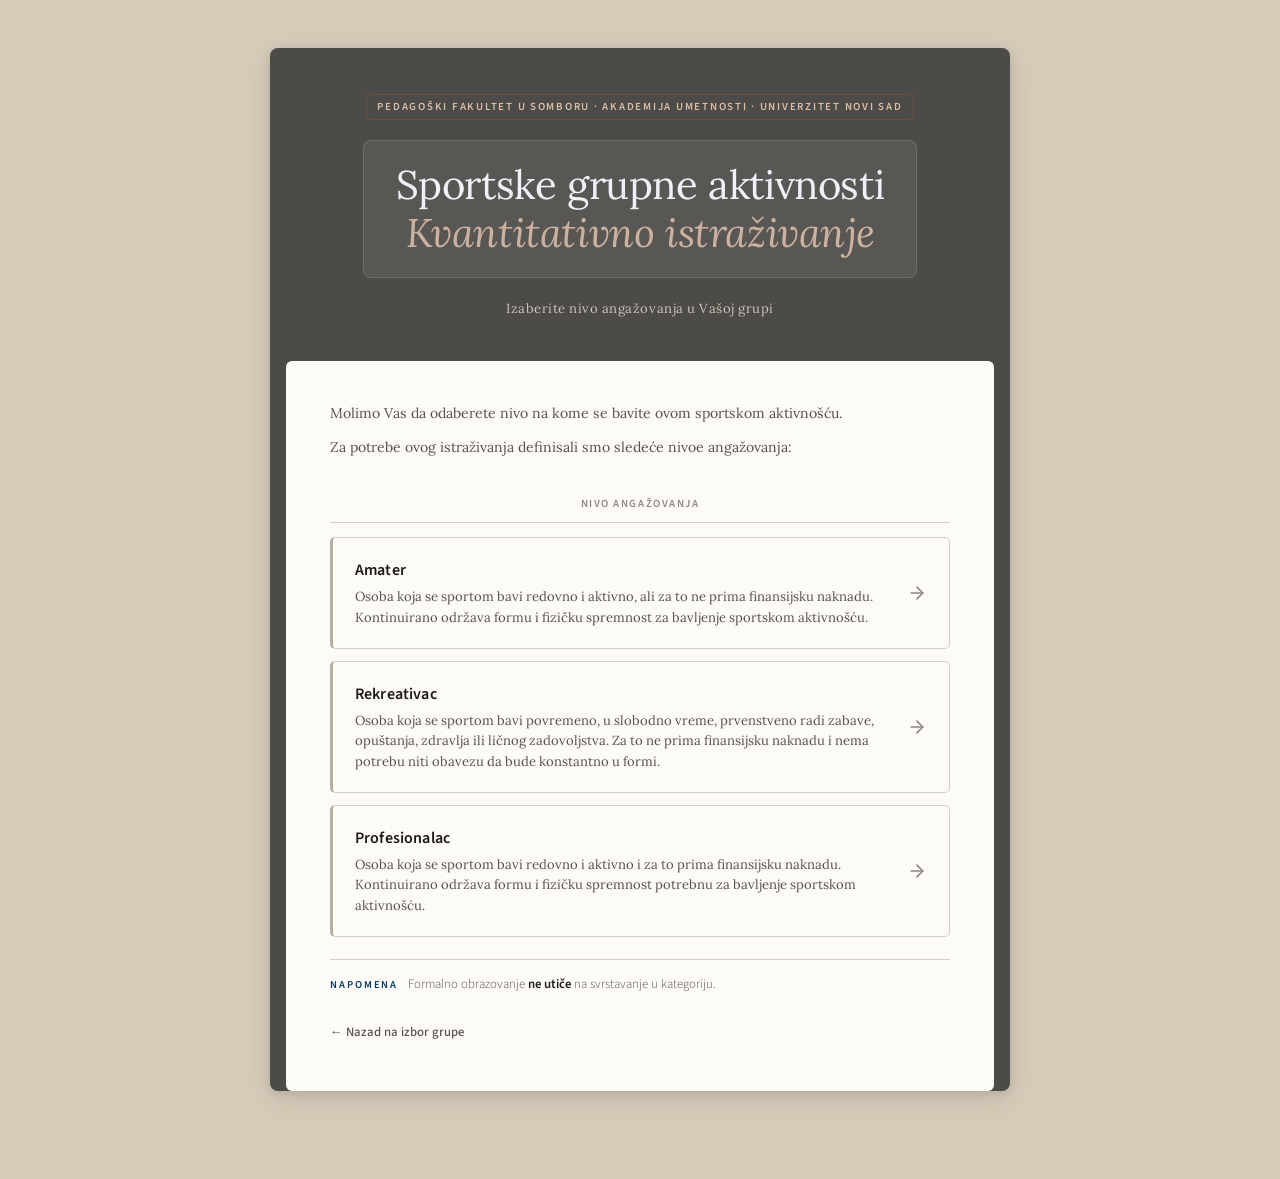
<file: strane/index-sport.html>
<!DOCTYPE html>
<html lang="sr">
<head>
    <meta charset="UTF-8">
    <meta name="viewport" content="width=device-width, initial-scale=1.0">
    <meta name="description" content="Anonimni naučni upitnik o grupnim muzičkim, sportskim i folklornim aktivnostima i blagostanju — Pedagoški fakultet u Somboru i Akademija umetnosti UNS.">
    <meta name="robots" content="noindex">
    <meta name="theme-color" content="#4D4B47">
    <link rel="icon" href="../assets/favicon.svg" type="image/svg+xml">
    <title>Upitnik — Sportske aktivnosti</title>
    <link rel="stylesheet" href="../assets/style.css?v=2026-09-08">
</head>
<body>

    <div class="upitnik">

        <header class="upitnik-header">
            <div class="badge">Pedagoški fakultet u Somboru · Akademija umetnosti · Univerzitet Novi Sad</div>
            <h1>Sportske grupne aktivnosti<br><em>Kvantitativno istraživanje</em></h1>
        </header>

        <form id="forma" novalidate>
            <input type="hidden" name="tip_upitnika" value="sport">
            <input type="hidden" name="nivo" id="nivo-polje">
            <!-- Honeypot: skriveno polje protiv botova; pravi korisnici ga ne popunjavaju -->
            <div class="hp-polje" aria-hidden="true">
                <label>Ne popunjavajte ovo polje<input type="text" name="hp_polje" tabindex="-1" autocomplete="off"></label>
            </div>

            <!-- ═══════════════════════════════
                 SEKCIJA 1: DEMOGRAFSKI PODACI
                 ═══════════════════════════════ -->
            <section class="sekcija" id="demografija">
                <p class="skala-uputstvo">Molimo Vas da popunite osnovne podatke o sebi i sportskoj aktivnosti kojom se bavite.</p>

                <!-- Pol -->
                <div class="pitanje">
                    <label class="pitanje-tekst">Pol</label>
                    <div class="opcije-red">
                        <label class="opcija"><input type="radio" name="pol" value="muski"><span>Muški</span></label>
                        <label class="opcija"><input type="radio" name="pol" value="zenski"><span>Ženski</span></label>
                        <label class="opcija"><input type="radio" name="pol" value="drugo"><span>Drugo</span></label>
                        <label class="opcija"><input type="radio" name="pol" value="ne_zelim"><span>Ne želim da odgovorim</span></label>
                    </div>
                </div>

                <!-- Godine -->
                <div class="pitanje">
                    <label class="pitanje-tekst" for="godine">Godine starosti</label>
                    <div class="unos-wrapper">
                        <input type="number" id="godine" name="godine" min="18" max="80" step="1" inputmode="numeric" placeholder="npr. 28" class="unos-broj">
                        <span class="unos-suffix">god.</span>
                    </div>
                </div>

                <!-- Vrsta sportske grupne aktivnosti -->
                <div class="pitanje">
                    <label class="pitanje-tekst" for="vrsta_sporta">Vrsta sportske grupne aktivnosti kojom se bavite</label>
                    <div class="unos-wrapper">
                        <input type="text" id="vrsta_sporta" name="vrsta_sporta" placeholder="npr. košarka, fudbal…" class="unos-linija">
                    </div>
                </div>

                <!-- Dužina učešća -->
                <div class="pitanje">
                    <label class="pitanje-tekst" for="duzina">Koliko godina učestvujete u ovoj grupi?</label>
                    <div class="unos-wrapper">
                        <input type="number" id="duzina" name="duzina" min="0" max="60" step="1" inputmode="numeric" placeholder="npr. 5" class="unos-broj">
                        <span class="unos-suffix">god.</span>
                    </div>
                </div>

                <!-- Dodatna sportska aktivnost -->
                <div class="pitanje opciono">
                    <label class="pitanje-tekst" for="dodatna_aktivnost">Ukoliko postoji dodatna sportska aktivnost koju pohađate simultano, molimo Vas da navedete aktivnost i nivo na kom je pohađate</label>
                    <div class="unos-wrapper">
                        <input type="text" id="dodatna_aktivnost" name="dodatna_aktivnost" placeholder="npr. odbojka" class="unos-linija">
                    </div>
                    <div class="opcije-red razmak-gore">
                        <label class="opcija"><input type="radio" name="dodatna_aktivnost_nivo" value="amater"><span>Amater</span></label>
                        <label class="opcija"><input type="radio" name="dodatna_aktivnost_nivo" value="rekreativac"><span>Rekreativac</span></label>
                        <label class="opcija"><input type="radio" name="dodatna_aktivnost_nivo" value="profesionalac"><span>Profesionalac</span></label>
                    </div>
                </div>

                <!-- Prethodna sportska aktivnost (opciono, više unosa) -->
                <div class="pitanje opciono">
                    <label class="pitanje-tekst">Ukoliko ste pre ove grupne sportske aktivnosti pohađali neku drugu, molimo Vas da navedete koju i koliko dugo</label>
                    <div class="prethodna-lista">
                        <div class="prethodna-stavka">
                            <div class="unos-wrapper">
                                <input type="text" id="prethodna_aktivnost" name="prethodna_aktivnost" placeholder="npr. fudbal…" class="unos-linija">
                            </div>
                            <div class="opcije-red razmak-gore">
                                <label class="opcija"><input type="radio" name="prethodna_nivo" value="amater"><span>Amater</span></label>
                                <label class="opcija"><input type="radio" name="prethodna_nivo" value="rekreativac"><span>Rekreativac</span></label>
                                <label class="opcija"><input type="radio" name="prethodna_nivo" value="profesionalac"><span>Profesionalac</span></label>
                            </div>
                            <div class="unos-wrapper razmak-gore">
                                <input type="number" id="prethodna_trajanje" name="prethodna_trajanje" min="0" max="60" step="1" inputmode="numeric" placeholder="npr. 3" class="unos-broj">
                                <span class="unos-suffix">god.</span>
                            </div>
                        </div>
                    </div>
                    <button type="button" class="dodaj-jos">
                        <svg width="16" height="16" viewBox="0 0 24 24" fill="none" stroke="currentColor" stroke-width="2" stroke-linecap="round" stroke-linejoin="round"><line x1="12" y1="5" x2="12" y2="19"/><line x1="5" y1="12" x2="19" y2="12"/></svg>
                        Dodaj još aktivnost
                    </button>
                </div>

            </section>

            <!-- ═══════════════════════════════
                 NAPOMENA O BLAGOSTANJU
                 ═══════════════════════════════ -->
            <div class="napomena">
                <p>U ovom upitniku, pojam <strong>blagostanje</strong> odnosi se na to kako se generalno osećate u svakodnevnom životu — koliko ste zadovoljni svojim životom, koliko često doživljavate pozitivne emocije (kao što su radost, zadovoljstvo i smirenost), i koliko uspešno funkcionišete u svakodnevnim aktivnostima. Ne radi se o odsustvu bolesti, već o opštem osećaju da živite dobro.</p>
            </div>

            <!-- ═══════════════════════════════
                 WHO-5
                 ═══════════════════════════════ -->
            <section class="sekcija">
                <p class="skala-uputstvo">Molimo Vas da označite odgovor koji najbolje opisuje Vaše stanje tokom protekle dve nedelje. Skala: 1 = Nikad; 6 = Sve vreme.</p>

                <div class="likert-blok">
                    <div class="likert-zaglavlje">
                        <div class="likert-pitanje">Tokom protekle dve nedelje:</div>
                        <div class="likert-brojevi">
                            <span><b>1</b><small>Nikad</small></span>
                            <span><b>2</b><small>Ponekad</small></span>
                            <span><b>3</b><small>Manje od polovine</small></span>
                            <span><b>4</b><small>Više od polovine</small></span>
                            <span><b>5</b><small>Većinu vremena</small></span>
                            <span><b>6</b><small>Sve vreme</small></span>
                        </div>
                    </div>

                    <div class="likert-red pitanje"><label class="likert-stavka"><span class="likert-stavka-broj">1.</span> Osećao/la sam se veselo i raspoloženo.</label><div class="likert-opcije"><label class="likert-opcija"><input type="radio" name="who1" value="1"><span>1</span></label><label class="likert-opcija"><input type="radio" name="who1" value="2"><span>2</span></label><label class="likert-opcija"><input type="radio" name="who1" value="3"><span>3</span></label><label class="likert-opcija"><input type="radio" name="who1" value="4"><span>4</span></label><label class="likert-opcija"><input type="radio" name="who1" value="5"><span>5</span></label><label class="likert-opcija"><input type="radio" name="who1" value="6"><span>6</span></label></div></div>
                    <div class="likert-red pitanje"><label class="likert-stavka"><span class="likert-stavka-broj">2.</span> Osećao/la sam se smireno i opušteno.</label><div class="likert-opcije"><label class="likert-opcija"><input type="radio" name="who2" value="1"><span>1</span></label><label class="likert-opcija"><input type="radio" name="who2" value="2"><span>2</span></label><label class="likert-opcija"><input type="radio" name="who2" value="3"><span>3</span></label><label class="likert-opcija"><input type="radio" name="who2" value="4"><span>4</span></label><label class="likert-opcija"><input type="radio" name="who2" value="5"><span>5</span></label><label class="likert-opcija"><input type="radio" name="who2" value="6"><span>6</span></label></div></div>
                    <div class="likert-red pitanje"><label class="likert-stavka"><span class="likert-stavka-broj">3.</span> Osećao/la sam se aktivno i živahno.</label><div class="likert-opcije"><label class="likert-opcija"><input type="radio" name="who3" value="1"><span>1</span></label><label class="likert-opcija"><input type="radio" name="who3" value="2"><span>2</span></label><label class="likert-opcija"><input type="radio" name="who3" value="3"><span>3</span></label><label class="likert-opcija"><input type="radio" name="who3" value="4"><span>4</span></label><label class="likert-opcija"><input type="radio" name="who3" value="5"><span>5</span></label><label class="likert-opcija"><input type="radio" name="who3" value="6"><span>6</span></label></div></div>
                    <div class="likert-red pitanje"><label class="likert-stavka"><span class="likert-stavka-broj">4.</span> Budio/la sam se svež/a i odmoran/na.</label><div class="likert-opcije"><label class="likert-opcija"><input type="radio" name="who4" value="1"><span>1</span></label><label class="likert-opcija"><input type="radio" name="who4" value="2"><span>2</span></label><label class="likert-opcija"><input type="radio" name="who4" value="3"><span>3</span></label><label class="likert-opcija"><input type="radio" name="who4" value="4"><span>4</span></label><label class="likert-opcija"><input type="radio" name="who4" value="5"><span>5</span></label><label class="likert-opcija"><input type="radio" name="who4" value="6"><span>6</span></label></div></div>
                    <div class="likert-red pitanje"><label class="likert-stavka"><span class="likert-stavka-broj">5.</span> Moj svakodnevni život je bio ispunjen stvarima koje me zanimaju.</label><div class="likert-opcije"><label class="likert-opcija"><input type="radio" name="who5" value="1"><span>1</span></label><label class="likert-opcija"><input type="radio" name="who5" value="2"><span>2</span></label><label class="likert-opcija"><input type="radio" name="who5" value="3"><span>3</span></label><label class="likert-opcija"><input type="radio" name="who5" value="4"><span>4</span></label><label class="likert-opcija"><input type="radio" name="who5" value="5"><span>5</span></label><label class="likert-opcija"><input type="radio" name="who5" value="6"><span>6</span></label></div></div>
                </div>
            </section>

            <section class="sekcija" id="fizicka-dobrobit">
                <p class="skala-uputstvo">Sledeće tvrdnje odnose se na to kako učešće u grupi utiče na Vaše fizičko zdravlje i kondiciju. Označite u kojoj meri se slažete sa svakom. Skala: 1 = Uopšte se ne slažem; 5 = U potpunosti se slažem.</p>

                <p class="nivo-prazno">Pitanja se prikazuju prema nivou angažovanja koji ste izabrali.</p>

                <div class="nivo-blok skriveno" data-nivo="amater">
                    <div class="likert-blok">
                        <div class="likert-zaglavlje">
                            <div class="likert-pitanje">U kojoj meri se sledeće tvrdnje odnose na Vaše iskustvo u sportskom timu:</div>
                            <div class="likert-brojevi">
                                <span><b>1</b><small>Uopšte se ne slažem</small></span>
                                <span><b>2</b><small>Ne slažem se</small></span>
                                <span><b>3</b><small>Niti se slažem niti ne slažem</small></span>
                                <span><b>4</b><small>Slažem se</small></span>
                                <span><b>5</b><small>U potpunosti se slažem</small></span>
                            </div>
                        </div>
                        <div class="likert-red pitanje"><label class="likert-stavka"><span class="likert-stavka-broj">1.</span> Učešće u ovom sportu pozitivno utiče na moje fizičko zdravlje i bolji imunitet (npr. osećam se fizički otpornije, ređe se razboljevam, lakše prevladavam zdravstvene tegobe i generalno se osećam zdravstveno bolje).</label><div class="likert-opcije"><label class="likert-opcija"><input type="radio" name="a_fiz1" value="1"><span>1</span></label><label class="likert-opcija"><input type="radio" name="a_fiz1" value="2"><span>2</span></label><label class="likert-opcija"><input type="radio" name="a_fiz1" value="3"><span>3</span></label><label class="likert-opcija"><input type="radio" name="a_fiz1" value="4"><span>4</span></label><label class="likert-opcija"><input type="radio" name="a_fiz1" value="5"><span>5</span></label></div></div>
                        <div class="likert-red pitanje"><label class="likert-stavka"><span class="likert-stavka-broj">2.</span> Bez obzira na fizički napor, nakon treninga / utakmice osećam se fizički bolje nego pre te aktivnosti.</label><div class="likert-opcije"><label class="likert-opcija"><input type="radio" name="a_fiz2" value="1"><span>1</span></label><label class="likert-opcija"><input type="radio" name="a_fiz2" value="2"><span>2</span></label><label class="likert-opcija"><input type="radio" name="a_fiz2" value="3"><span>3</span></label><label class="likert-opcija"><input type="radio" name="a_fiz2" value="4"><span>4</span></label><label class="likert-opcija"><input type="radio" name="a_fiz2" value="5"><span>5</span></label></div></div>
                        <div class="likert-red pitanje"><label class="likert-stavka"><span class="likert-stavka-broj">3.</span> Učešće u ovom sportu pomaže mi da održim dobru fizičku kondiciju u svakodnevnom životu (npr. osećaj manjeg fizičkog zamora, veće pokretljivosti).</label><div class="likert-opcije"><label class="likert-opcija"><input type="radio" name="a_fiz3" value="1"><span>1</span></label><label class="likert-opcija"><input type="radio" name="a_fiz3" value="2"><span>2</span></label><label class="likert-opcija"><input type="radio" name="a_fiz3" value="3"><span>3</span></label><label class="likert-opcija"><input type="radio" name="a_fiz3" value="4"><span>4</span></label><label class="likert-opcija"><input type="radio" name="a_fiz3" value="5"><span>5</span></label></div></div>
                        <div class="likert-red pitanje"><label class="likert-stavka"><span class="likert-stavka-broj">4.</span> Učešće u ovom sportu doprinosi kvalitetnijem snu.</label><div class="likert-opcije"><label class="likert-opcija"><input type="radio" name="a_fiz4" value="1"><span>1</span></label><label class="likert-opcija"><input type="radio" name="a_fiz4" value="2"><span>2</span></label><label class="likert-opcija"><input type="radio" name="a_fiz4" value="3"><span>3</span></label><label class="likert-opcija"><input type="radio" name="a_fiz4" value="4"><span>4</span></label><label class="likert-opcija"><input type="radio" name="a_fiz4" value="5"><span>5</span></label></div></div>
                    </div>
                </div>

                <div class="nivo-blok skriveno" data-nivo="profesionalac">
                    <div class="likert-blok">
                        <div class="likert-zaglavlje">
                            <div class="likert-pitanje">U kojoj meri se sledeće tvrdnje odnose na Vaše iskustvo u sportskom timu:</div>
                            <div class="likert-brojevi">
                                <span><b>1</b><small>Uopšte se ne slažem</small></span>
                                <span><b>2</b><small>Ne slažem se</small></span>
                                <span><b>3</b><small>Niti se slažem niti ne slažem</small></span>
                                <span><b>4</b><small>Slažem se</small></span>
                                <span><b>5</b><small>U potpunosti se slažem</small></span>
                            </div>
                        </div>
                        <div class="likert-red pitanje"><label class="likert-stavka"><span class="likert-stavka-broj">1.</span> Učešće u ovom sportu pozitivno utiče na moje fizičko zdravlje i bolji imunitet (npr. osećam se fizički otpornije, ređe se razboljevam, lakše prevladavam zdravstvene tegobe i generalno se osećam zdravstveno bolje).</label><div class="likert-opcije"><label class="likert-opcija"><input type="radio" name="p_fiz1" value="1"><span>1</span></label><label class="likert-opcija"><input type="radio" name="p_fiz1" value="2"><span>2</span></label><label class="likert-opcija"><input type="radio" name="p_fiz1" value="3"><span>3</span></label><label class="likert-opcija"><input type="radio" name="p_fiz1" value="4"><span>4</span></label><label class="likert-opcija"><input type="radio" name="p_fiz1" value="5"><span>5</span></label></div></div>
                        <div class="likert-red pitanje"><label class="likert-stavka"><span class="likert-stavka-broj">2.</span> Bez obzira na fizički napor, nakon treninga / utakmice osećam se fizički bolje nego pre te aktivnosti.</label><div class="likert-opcije"><label class="likert-opcija"><input type="radio" name="p_fiz2" value="1"><span>1</span></label><label class="likert-opcija"><input type="radio" name="p_fiz2" value="2"><span>2</span></label><label class="likert-opcija"><input type="radio" name="p_fiz2" value="3"><span>3</span></label><label class="likert-opcija"><input type="radio" name="p_fiz2" value="4"><span>4</span></label><label class="likert-opcija"><input type="radio" name="p_fiz2" value="5"><span>5</span></label></div></div>
                        <div class="likert-red pitanje"><label class="likert-stavka"><span class="likert-stavka-broj">3.</span> Učešće u ovom sportu pomaže mi da održim dobru fizičku kondiciju u svakodnevnom životu (npr. osećaj manjeg fizičkog zamora, veće pokretljivosti).</label><div class="likert-opcije"><label class="likert-opcija"><input type="radio" name="p_fiz3" value="1"><span>1</span></label><label class="likert-opcija"><input type="radio" name="p_fiz3" value="2"><span>2</span></label><label class="likert-opcija"><input type="radio" name="p_fiz3" value="3"><span>3</span></label><label class="likert-opcija"><input type="radio" name="p_fiz3" value="4"><span>4</span></label><label class="likert-opcija"><input type="radio" name="p_fiz3" value="5"><span>5</span></label></div></div>
                        <div class="likert-red pitanje"><label class="likert-stavka"><span class="likert-stavka-broj">4.</span> Učešće u ovom sportu doprinosi kvalitetnijem snu.</label><div class="likert-opcije"><label class="likert-opcija"><input type="radio" name="p_fiz4" value="1"><span>1</span></label><label class="likert-opcija"><input type="radio" name="p_fiz4" value="2"><span>2</span></label><label class="likert-opcija"><input type="radio" name="p_fiz4" value="3"><span>3</span></label><label class="likert-opcija"><input type="radio" name="p_fiz4" value="4"><span>4</span></label><label class="likert-opcija"><input type="radio" name="p_fiz4" value="5"><span>5</span></label></div></div>
                    </div>
                </div>

                <div class="nivo-blok skriveno" data-nivo="rekreativac">
                    <div class="likert-blok">
                        <div class="likert-zaglavlje">
                            <div class="likert-pitanje">U kojoj meri se sledeće tvrdnje odnose na Vaše iskustvo u sportskoj grupi:</div>
                            <div class="likert-brojevi">
                                <span><b>1</b><small>Uopšte se ne slažem</small></span>
                                <span><b>2</b><small>Ne slažem se</small></span>
                                <span><b>3</b><small>Niti se slažem niti ne slažem</small></span>
                                <span><b>4</b><small>Slažem se</small></span>
                                <span><b>5</b><small>U potpunosti se slažem</small></span>
                            </div>
                        </div>
                        <div class="likert-red pitanje"><label class="likert-stavka"><span class="likert-stavka-broj">1.</span> Učešće u ovom sportu pozitivno utiče na moje fizičko zdravlje i bolji imunitet (npr. osećam se fizički otpornije, ređe se razboljevam, lakše prevladavam zdravstvene tegobe i generalno se osećam zdravstveno bolje).</label><div class="likert-opcije"><label class="likert-opcija"><input type="radio" name="r_fiz1" value="1"><span>1</span></label><label class="likert-opcija"><input type="radio" name="r_fiz1" value="2"><span>2</span></label><label class="likert-opcija"><input type="radio" name="r_fiz1" value="3"><span>3</span></label><label class="likert-opcija"><input type="radio" name="r_fiz1" value="4"><span>4</span></label><label class="likert-opcija"><input type="radio" name="r_fiz1" value="5"><span>5</span></label></div></div>
                        <div class="likert-red pitanje"><label class="likert-stavka"><span class="likert-stavka-broj">2.</span> Bez obzira na fizički napor, nakon treninga / utakmice osećam se fizički bolje nego pre te aktivnosti.</label><div class="likert-opcije"><label class="likert-opcija"><input type="radio" name="r_fiz2" value="1"><span>1</span></label><label class="likert-opcija"><input type="radio" name="r_fiz2" value="2"><span>2</span></label><label class="likert-opcija"><input type="radio" name="r_fiz2" value="3"><span>3</span></label><label class="likert-opcija"><input type="radio" name="r_fiz2" value="4"><span>4</span></label><label class="likert-opcija"><input type="radio" name="r_fiz2" value="5"><span>5</span></label></div></div>
                        <div class="likert-red pitanje"><label class="likert-stavka"><span class="likert-stavka-broj">3.</span> Učešće u ovom sportu pomaže mi da održim dobru fizičku kondiciju u svakodnevnom životu (npr. osećaj manjeg fizičkog zamora, veće pokretljivosti).</label><div class="likert-opcije"><label class="likert-opcija"><input type="radio" name="r_fiz3" value="1"><span>1</span></label><label class="likert-opcija"><input type="radio" name="r_fiz3" value="2"><span>2</span></label><label class="likert-opcija"><input type="radio" name="r_fiz3" value="3"><span>3</span></label><label class="likert-opcija"><input type="radio" name="r_fiz3" value="4"><span>4</span></label><label class="likert-opcija"><input type="radio" name="r_fiz3" value="5"><span>5</span></label></div></div>
                        <div class="likert-red pitanje"><label class="likert-stavka"><span class="likert-stavka-broj">4.</span> Učešće u ovom sportu doprinosi kvalitetnijem snu.</label><div class="likert-opcije"><label class="likert-opcija"><input type="radio" name="r_fiz4" value="1"><span>1</span></label><label class="likert-opcija"><input type="radio" name="r_fiz4" value="2"><span>2</span></label><label class="likert-opcija"><input type="radio" name="r_fiz4" value="3"><span>3</span></label><label class="likert-opcija"><input type="radio" name="r_fiz4" value="4"><span>4</span></label><label class="likert-opcija"><input type="radio" name="r_fiz4" value="5"><span>5</span></label></div></div>
                    </div>
                </div>
            </section>

            <!-- ═══════════════════════════════
                 SWLS
                 ═══════════════════════════════ -->
            <section class="sekcija">
                <p class="skala-uputstvo">U nastavku se nalazi pet tvrdnji u vezi sa zadovoljstvom Vašim životom. Koristeći skalu od 1 do 7, označite u kojoj meri se slažete sa svakom tvrdnjom. Skala: 1 = Uopšte se ne slažem; 7 = U potpunosti se slažem.</p>

                <div class="likert-blok likert-7">
                    <div class="likert-zaglavlje">
                        <div class="likert-pitanje">U kojoj meri se slažete sa sledećim tvrdnjama:</div>
                        <div class="likert-brojevi">
                            <span><b>1</b><small>Uopšte se ne slažem</small></span>
                            <span><b>2</b><small>Ne slažem se</small></span>
                            <span><b>3</b><small>Blago se ne slažem</small></span>
                            <span><b>4</b><small>Niti se slažem niti ne</small></span>
                            <span><b>5</b><small>Blago se slažem</small></span>
                            <span><b>6</b><small>Slažem se</small></span>
                            <span><b>7</b><small>U potpunosti se slažem</small></span>
                        </div>
                    </div>

                    <div class="likert-red pitanje"><label class="likert-stavka"><span class="likert-stavka-broj">1.</span> U većini aspekata, moj život je blizak mom idealu.</label><div class="likert-opcije"><label class="likert-opcija"><input type="radio" name="swls1" value="1"><span>1</span></label><label class="likert-opcija"><input type="radio" name="swls1" value="2"><span>2</span></label><label class="likert-opcija"><input type="radio" name="swls1" value="3"><span>3</span></label><label class="likert-opcija"><input type="radio" name="swls1" value="4"><span>4</span></label><label class="likert-opcija"><input type="radio" name="swls1" value="5"><span>5</span></label><label class="likert-opcija"><input type="radio" name="swls1" value="6"><span>6</span></label><label class="likert-opcija"><input type="radio" name="swls1" value="7"><span>7</span></label></div></div>
                    <div class="likert-red pitanje"><label class="likert-stavka"><span class="likert-stavka-broj">2.</span> Uslovi mog života su odlični.</label><div class="likert-opcije"><label class="likert-opcija"><input type="radio" name="swls2" value="1"><span>1</span></label><label class="likert-opcija"><input type="radio" name="swls2" value="2"><span>2</span></label><label class="likert-opcija"><input type="radio" name="swls2" value="3"><span>3</span></label><label class="likert-opcija"><input type="radio" name="swls2" value="4"><span>4</span></label><label class="likert-opcija"><input type="radio" name="swls2" value="5"><span>5</span></label><label class="likert-opcija"><input type="radio" name="swls2" value="6"><span>6</span></label><label class="likert-opcija"><input type="radio" name="swls2" value="7"><span>7</span></label></div></div>
                    <div class="likert-red pitanje"><label class="likert-stavka"><span class="likert-stavka-broj">3.</span> Zadovoljan/na sam svojim životom.</label><div class="likert-opcije"><label class="likert-opcija"><input type="radio" name="swls3" value="1"><span>1</span></label><label class="likert-opcija"><input type="radio" name="swls3" value="2"><span>2</span></label><label class="likert-opcija"><input type="radio" name="swls3" value="3"><span>3</span></label><label class="likert-opcija"><input type="radio" name="swls3" value="4"><span>4</span></label><label class="likert-opcija"><input type="radio" name="swls3" value="5"><span>5</span></label><label class="likert-opcija"><input type="radio" name="swls3" value="6"><span>6</span></label><label class="likert-opcija"><input type="radio" name="swls3" value="7"><span>7</span></label></div></div>
                    <div class="likert-red pitanje"><label class="likert-stavka"><span class="likert-stavka-broj">4.</span> Do sada sam postigao/la važne stvari koje sam želeo/la u životu.</label><div class="likert-opcije"><label class="likert-opcija"><input type="radio" name="swls4" value="1"><span>1</span></label><label class="likert-opcija"><input type="radio" name="swls4" value="2"><span>2</span></label><label class="likert-opcija"><input type="radio" name="swls4" value="3"><span>3</span></label><label class="likert-opcija"><input type="radio" name="swls4" value="4"><span>4</span></label><label class="likert-opcija"><input type="radio" name="swls4" value="5"><span>5</span></label><label class="likert-opcija"><input type="radio" name="swls4" value="6"><span>6</span></label><label class="likert-opcija"><input type="radio" name="swls4" value="7"><span>7</span></label></div></div>
                    <div class="likert-red pitanje"><label class="likert-stavka"><span class="likert-stavka-broj">5.</span> Kada bih mogao/la da živim život iznova, gotovo ništa ne bih menjao/la.</label><div class="likert-opcije"><label class="likert-opcija"><input type="radio" name="swls5" value="1"><span>1</span></label><label class="likert-opcija"><input type="radio" name="swls5" value="2"><span>2</span></label><label class="likert-opcija"><input type="radio" name="swls5" value="3"><span>3</span></label><label class="likert-opcija"><input type="radio" name="swls5" value="4"><span>4</span></label><label class="likert-opcija"><input type="radio" name="swls5" value="5"><span>5</span></label><label class="likert-opcija"><input type="radio" name="swls5" value="6"><span>6</span></label><label class="likert-opcija"><input type="radio" name="swls5" value="7"><span>7</span></label></div></div>
                </div>
            </section>

            <!-- ═══════════════════════════════
                 MHC-SF
                 ═══════════════════════════════ -->
            <section class="sekcija">
                <p class="skala-uputstvo">Sledeća pitanja odnose se na to kako ste se osećali tokom proteklog meseca. Označite odgovor koji najbolje opisuje koliko često ste osećali navedeno. Skala: 1 = Nikad; 6 = Svaki dan.</p>

                <div class="likert-blok">
                    <div class="likert-zaglavlje">
                        <div class="likert-pitanje">Tokom proteklog meseca, koliko često ste osećali…</div>
                        <div class="likert-brojevi">
                            <span><b>1</b><small>Nikad</small></span>
                            <span><b>2</b><small>Jednom ili dvaput</small></span>
                            <span><b>3</b><small>Otprilike jednom nedeljno</small></span>
                            <span><b>4</b><small>Otprilike 2–3 puta nedeljno</small></span>
                            <span><b>5</b><small>Skoro svaki dan</small></span>
                            <span><b>6</b><small>Svaki dan</small></span>
                        </div>
                    </div>

                    <div class="likert-red pitanje"><label class="likert-stavka"><span class="likert-stavka-broj">1.</span> sreću</label><div class="likert-opcije"><label class="likert-opcija"><input type="radio" name="mhc1" value="1"><span>1</span></label><label class="likert-opcija"><input type="radio" name="mhc1" value="2"><span>2</span></label><label class="likert-opcija"><input type="radio" name="mhc1" value="3"><span>3</span></label><label class="likert-opcija"><input type="radio" name="mhc1" value="4"><span>4</span></label><label class="likert-opcija"><input type="radio" name="mhc1" value="5"><span>5</span></label><label class="likert-opcija"><input type="radio" name="mhc1" value="6"><span>6</span></label></div></div>
                    <div class="likert-red pitanje"><label class="likert-stavka"><span class="likert-stavka-broj">2.</span> zainteresovanost za život</label><div class="likert-opcije"><label class="likert-opcija"><input type="radio" name="mhc2" value="1"><span>1</span></label><label class="likert-opcija"><input type="radio" name="mhc2" value="2"><span>2</span></label><label class="likert-opcija"><input type="radio" name="mhc2" value="3"><span>3</span></label><label class="likert-opcija"><input type="radio" name="mhc2" value="4"><span>4</span></label><label class="likert-opcija"><input type="radio" name="mhc2" value="5"><span>5</span></label><label class="likert-opcija"><input type="radio" name="mhc2" value="6"><span>6</span></label></div></div>
                    <div class="likert-red pitanje"><label class="likert-stavka"><span class="likert-stavka-broj">3.</span> zadovoljstvo životom</label><div class="likert-opcije"><label class="likert-opcija"><input type="radio" name="mhc3" value="1"><span>1</span></label><label class="likert-opcija"><input type="radio" name="mhc3" value="2"><span>2</span></label><label class="likert-opcija"><input type="radio" name="mhc3" value="3"><span>3</span></label><label class="likert-opcija"><input type="radio" name="mhc3" value="4"><span>4</span></label><label class="likert-opcija"><input type="radio" name="mhc3" value="5"><span>5</span></label><label class="likert-opcija"><input type="radio" name="mhc3" value="6"><span>6</span></label></div></div>
                    <div class="likert-red pitanje"><label class="likert-stavka"><span class="likert-stavka-broj">4.</span> da imate nešto važno da doprinesete društvu</label><div class="likert-opcije"><label class="likert-opcija"><input type="radio" name="mhc4" value="1"><span>1</span></label><label class="likert-opcija"><input type="radio" name="mhc4" value="2"><span>2</span></label><label class="likert-opcija"><input type="radio" name="mhc4" value="3"><span>3</span></label><label class="likert-opcija"><input type="radio" name="mhc4" value="4"><span>4</span></label><label class="likert-opcija"><input type="radio" name="mhc4" value="5"><span>5</span></label><label class="likert-opcija"><input type="radio" name="mhc4" value="6"><span>6</span></label></div></div>
                    <div class="likert-red pitanje"><label class="likert-stavka"><span class="likert-stavka-broj">5.</span> da pripadate nekoj zajednici (npr. društvenoj grupi ili komšiluku)</label><div class="likert-opcije"><label class="likert-opcija"><input type="radio" name="mhc5" value="1"><span>1</span></label><label class="likert-opcija"><input type="radio" name="mhc5" value="2"><span>2</span></label><label class="likert-opcija"><input type="radio" name="mhc5" value="3"><span>3</span></label><label class="likert-opcija"><input type="radio" name="mhc5" value="4"><span>4</span></label><label class="likert-opcija"><input type="radio" name="mhc5" value="5"><span>5</span></label><label class="likert-opcija"><input type="radio" name="mhc5" value="6"><span>6</span></label></div></div>
                    <div class="likert-red pitanje"><label class="likert-stavka"><span class="likert-stavka-broj">6.</span> da je naše društvo dobro mesto, ili da postaje bolje mesto za sve ljude</label><div class="likert-opcije"><label class="likert-opcija"><input type="radio" name="mhc6" value="1"><span>1</span></label><label class="likert-opcija"><input type="radio" name="mhc6" value="2"><span>2</span></label><label class="likert-opcija"><input type="radio" name="mhc6" value="3"><span>3</span></label><label class="likert-opcija"><input type="radio" name="mhc6" value="4"><span>4</span></label><label class="likert-opcija"><input type="radio" name="mhc6" value="5"><span>5</span></label><label class="likert-opcija"><input type="radio" name="mhc6" value="6"><span>6</span></label></div></div>
                    <div class="likert-red pitanje"><label class="likert-stavka"><span class="likert-stavka-broj">7.</span> da su ljudi u osnovi dobri</label><div class="likert-opcije"><label class="likert-opcija"><input type="radio" name="mhc7" value="1"><span>1</span></label><label class="likert-opcija"><input type="radio" name="mhc7" value="2"><span>2</span></label><label class="likert-opcija"><input type="radio" name="mhc7" value="3"><span>3</span></label><label class="likert-opcija"><input type="radio" name="mhc7" value="4"><span>4</span></label><label class="likert-opcija"><input type="radio" name="mhc7" value="5"><span>5</span></label><label class="likert-opcija"><input type="radio" name="mhc7" value="6"><span>6</span></label></div></div>
                    <div class="likert-red pitanje"><label class="likert-stavka"><span class="likert-stavka-broj">8.</span> da način na koji naše društvo funkcioniše ima smisla</label><div class="likert-opcije"><label class="likert-opcija"><input type="radio" name="mhc8" value="1"><span>1</span></label><label class="likert-opcija"><input type="radio" name="mhc8" value="2"><span>2</span></label><label class="likert-opcija"><input type="radio" name="mhc8" value="3"><span>3</span></label><label class="likert-opcija"><input type="radio" name="mhc8" value="4"><span>4</span></label><label class="likert-opcija"><input type="radio" name="mhc8" value="5"><span>5</span></label><label class="likert-opcija"><input type="radio" name="mhc8" value="6"><span>6</span></label></div></div>
                    <div class="likert-red pitanje"><label class="likert-stavka"><span class="likert-stavka-broj">9.</span> da volite većinu aspekata svoje ličnosti</label><div class="likert-opcije"><label class="likert-opcija"><input type="radio" name="mhc9" value="1"><span>1</span></label><label class="likert-opcija"><input type="radio" name="mhc9" value="2"><span>2</span></label><label class="likert-opcija"><input type="radio" name="mhc9" value="3"><span>3</span></label><label class="likert-opcija"><input type="radio" name="mhc9" value="4"><span>4</span></label><label class="likert-opcija"><input type="radio" name="mhc9" value="5"><span>5</span></label><label class="likert-opcija"><input type="radio" name="mhc9" value="6"><span>6</span></label></div></div>
                    <div class="likert-red pitanje"><label class="likert-stavka"><span class="likert-stavka-broj">10.</span> sposobnost da dobro upravljate svakodnevnim odgovornostima</label><div class="likert-opcije"><label class="likert-opcija"><input type="radio" name="mhc10" value="1"><span>1</span></label><label class="likert-opcija"><input type="radio" name="mhc10" value="2"><span>2</span></label><label class="likert-opcija"><input type="radio" name="mhc10" value="3"><span>3</span></label><label class="likert-opcija"><input type="radio" name="mhc10" value="4"><span>4</span></label><label class="likert-opcija"><input type="radio" name="mhc10" value="5"><span>5</span></label><label class="likert-opcija"><input type="radio" name="mhc10" value="6"><span>6</span></label></div></div>
                    <div class="likert-red pitanje"><label class="likert-stavka"><span class="likert-stavka-broj">11.</span> da imate tople i poverljive odnose sa drugima</label><div class="likert-opcije"><label class="likert-opcija"><input type="radio" name="mhc11" value="1"><span>1</span></label><label class="likert-opcija"><input type="radio" name="mhc11" value="2"><span>2</span></label><label class="likert-opcija"><input type="radio" name="mhc11" value="3"><span>3</span></label><label class="likert-opcija"><input type="radio" name="mhc11" value="4"><span>4</span></label><label class="likert-opcija"><input type="radio" name="mhc11" value="5"><span>5</span></label><label class="likert-opcija"><input type="radio" name="mhc11" value="6"><span>6</span></label></div></div>
                    <div class="likert-red pitanje"><label class="likert-stavka"><span class="likert-stavka-broj">12.</span> da imate iskustva koja vas podstiču na rast i razvoj</label><div class="likert-opcije"><label class="likert-opcija"><input type="radio" name="mhc12" value="1"><span>1</span></label><label class="likert-opcija"><input type="radio" name="mhc12" value="2"><span>2</span></label><label class="likert-opcija"><input type="radio" name="mhc12" value="3"><span>3</span></label><label class="likert-opcija"><input type="radio" name="mhc12" value="4"><span>4</span></label><label class="likert-opcija"><input type="radio" name="mhc12" value="5"><span>5</span></label><label class="likert-opcija"><input type="radio" name="mhc12" value="6"><span>6</span></label></div></div>
                    <div class="likert-red pitanje"><label class="likert-stavka"><span class="likert-stavka-broj">13.</span> samopouzdanje da izrazite sopstvene ideje i mišljenja</label><div class="likert-opcije"><label class="likert-opcija"><input type="radio" name="mhc13" value="1"><span>1</span></label><label class="likert-opcija"><input type="radio" name="mhc13" value="2"><span>2</span></label><label class="likert-opcija"><input type="radio" name="mhc13" value="3"><span>3</span></label><label class="likert-opcija"><input type="radio" name="mhc13" value="4"><span>4</span></label><label class="likert-opcija"><input type="radio" name="mhc13" value="5"><span>5</span></label><label class="likert-opcija"><input type="radio" name="mhc13" value="6"><span>6</span></label></div></div>
                    <div class="likert-red pitanje"><label class="likert-stavka"><span class="likert-stavka-broj">14.</span> da Vaš život ima smisao ili pravac</label><div class="likert-opcije"><label class="likert-opcija"><input type="radio" name="mhc14" value="1"><span>1</span></label><label class="likert-opcija"><input type="radio" name="mhc14" value="2"><span>2</span></label><label class="likert-opcija"><input type="radio" name="mhc14" value="3"><span>3</span></label><label class="likert-opcija"><input type="radio" name="mhc14" value="4"><span>4</span></label><label class="likert-opcija"><input type="radio" name="mhc14" value="5"><span>5</span></label><label class="likert-opcija"><input type="radio" name="mhc14" value="6"><span>6</span></label></div></div>
                </div>
            </section>

            <!-- ═══════════════════════════════
                 SPS-10
                 ═══════════════════════════════ -->
            <section class="sekcija">
                <p class="skala-uputstvo">Sledeće tvrdnje odnose se na Vaše trenutne odnose sa prijateljima, članovima porodice, kolegama, članovima zajednice i drugim osobama. Molimo Vas da za svaku tvrdnju navedete u kojoj meri se sa njom slažete. Skala: 1 = Uopšte se ne slažem; 4 = Potpuno se slažem.</p>

                <div class="likert-blok">
                    <div class="likert-zaglavlje">
                        <div class="likert-pitanje">U kojoj meri se svaka tvrdnja odnosi na Vas:</div>
                        <div class="likert-brojevi">
                            <span><b>1</b><small>Uopšte se ne slažem</small></span>
                            <span><b>2</b><small>Ne slažem se</small></span>
                            <span><b>3</b><small>Slažem se</small></span>
                            <span><b>4</b><small>Potpuno se slažem</small></span>
                        </div>
                    </div>

                    <div class="likert-red pitanje"><label class="likert-stavka"><span class="likert-stavka-broj">1.</span> Postoje ljudi na koje mogu da se oslonim da mi pomognu kada mi je pomoć zaista potrebna.</label><div class="likert-opcije"><label class="likert-opcija"><input type="radio" name="sps1" value="1"><span>1</span></label><label class="likert-opcija"><input type="radio" name="sps1" value="2"><span>2</span></label><label class="likert-opcija"><input type="radio" name="sps1" value="3"><span>3</span></label><label class="likert-opcija"><input type="radio" name="sps1" value="4"><span>4</span></label></div></div>
                    <div class="likert-red pitanje"><label class="likert-stavka"><span class="likert-stavka-broj">2.</span> Postoje ljudi koji uživaju u istim društvenim aktivnostima kao i ja.</label><div class="likert-opcije"><label class="likert-opcija"><input type="radio" name="sps2" value="1"><span>1</span></label><label class="likert-opcija"><input type="radio" name="sps2" value="2"><span>2</span></label><label class="likert-opcija"><input type="radio" name="sps2" value="3"><span>3</span></label><label class="likert-opcija"><input type="radio" name="sps2" value="4"><span>4</span></label></div></div>
                    <div class="likert-red pitanje"><label class="likert-stavka"><span class="likert-stavka-broj">3.</span> Imam bliske odnose koji mi pružaju osećaj emocionalne sigurnosti i blagostanja.</label><div class="likert-opcije"><label class="likert-opcija"><input type="radio" name="sps3" value="1"><span>1</span></label><label class="likert-opcija"><input type="radio" name="sps3" value="2"><span>2</span></label><label class="likert-opcija"><input type="radio" name="sps3" value="3"><span>3</span></label><label class="likert-opcija"><input type="radio" name="sps3" value="4"><span>4</span></label></div></div>
                    <div class="likert-red pitanje"><label class="likert-stavka"><span class="likert-stavka-broj">4.</span> Postoji osoba sa kojom mogu da razgovaram o važnim odlukama u svom životu.</label><div class="likert-opcije"><label class="likert-opcija"><input type="radio" name="sps4" value="1"><span>1</span></label><label class="likert-opcija"><input type="radio" name="sps4" value="2"><span>2</span></label><label class="likert-opcija"><input type="radio" name="sps4" value="3"><span>3</span></label><label class="likert-opcija"><input type="radio" name="sps4" value="4"><span>4</span></label></div></div>
                    <div class="likert-red pitanje"><label class="likert-stavka"><span class="likert-stavka-broj">5.</span> Imam odnose u kojima ljudi prepoznaju moje sposobnosti i veštine.</label><div class="likert-opcije"><label class="likert-opcija"><input type="radio" name="sps5" value="1"><span>1</span></label><label class="likert-opcija"><input type="radio" name="sps5" value="2"><span>2</span></label><label class="likert-opcija"><input type="radio" name="sps5" value="3"><span>3</span></label><label class="likert-opcija"><input type="radio" name="sps5" value="4"><span>4</span></label></div></div>
                    <div class="likert-red pitanje"><label class="likert-stavka"><span class="likert-stavka-broj">6.</span> Postoji osoba kojoj mogu da verujem i kojoj mogu da se obratim za savet kada imam probleme.</label><div class="likert-opcije"><label class="likert-opcija"><input type="radio" name="sps6" value="1"><span>1</span></label><label class="likert-opcija"><input type="radio" name="sps6" value="2"><span>2</span></label><label class="likert-opcija"><input type="radio" name="sps6" value="3"><span>3</span></label><label class="likert-opcija"><input type="radio" name="sps6" value="4"><span>4</span></label></div></div>
                    <div class="likert-red pitanje"><label class="likert-stavka"><span class="likert-stavka-broj">7.</span> Osećam da pripadam grupi ljudi koji dele moje stavove i uverenja.</label><div class="likert-opcije"><label class="likert-opcija"><input type="radio" name="sps7" value="1"><span>1</span></label><label class="likert-opcija"><input type="radio" name="sps7" value="2"><span>2</span></label><label class="likert-opcija"><input type="radio" name="sps7" value="3"><span>3</span></label><label class="likert-opcija"><input type="radio" name="sps7" value="4"><span>4</span></label></div></div>
                    <div class="likert-red pitanje"><label class="likert-stavka"><span class="likert-stavka-broj">8.</span> Osećam snažnu emocionalnu povezanost sa najmanje jednom osobom.</label><div class="likert-opcije"><label class="likert-opcija"><input type="radio" name="sps8" value="1"><span>1</span></label><label class="likert-opcija"><input type="radio" name="sps8" value="2"><span>2</span></label><label class="likert-opcija"><input type="radio" name="sps8" value="3"><span>3</span></label><label class="likert-opcija"><input type="radio" name="sps8" value="4"><span>4</span></label></div></div>
                    <div class="likert-red pitanje"><label class="likert-stavka"><span class="likert-stavka-broj">9.</span> Postoje ljudi koji cene moje talente i sposobnosti.</label><div class="likert-opcije"><label class="likert-opcija"><input type="radio" name="sps9" value="1"><span>1</span></label><label class="likert-opcija"><input type="radio" name="sps9" value="2"><span>2</span></label><label class="likert-opcija"><input type="radio" name="sps9" value="3"><span>3</span></label><label class="likert-opcija"><input type="radio" name="sps9" value="4"><span>4</span></label></div></div>
                    <div class="likert-red pitanje"><label class="likert-stavka"><span class="likert-stavka-broj">10.</span> Postoje ljudi na koje mogu da računam u hitnim situacijama.</label><div class="likert-opcije"><label class="likert-opcija"><input type="radio" name="sps10" value="1"><span>1</span></label><label class="likert-opcija"><input type="radio" name="sps10" value="2"><span>2</span></label><label class="likert-opcija"><input type="radio" name="sps10" value="3"><span>3</span></label><label class="likert-opcija"><input type="radio" name="sps10" value="4"><span>4</span></label></div></div>
                </div>
            </section>

            <section class="sekcija" id="odnos-sa-liderom">
                <p class="skala-uputstvo">Sledeće tvrdnje odnose se na Vaš odnos sa osobom koja vodi grupu. Označite u kojoj meri se slažete sa svakom. Skala: 1 = Uopšte se ne slažem; 5 = U potpunosti se slažem.</p>

                <p class="nivo-prazno">Pitanja se prikazuju prema nivou angažovanja koji ste izabrali.</p>

                <div class="nivo-blok skriveno" data-nivo="amater">
                    <div class="likert-blok">
                        <div class="likert-zaglavlje">
                            <div class="likert-pitanje">U kojoj meri se slažete sa sledećim tvrdnjama u vezi sa Vašim trenerom / kapitenom:</div>
                            <div class="likert-brojevi">
                                <span><b>1</b><small>Uopšte se ne slažem</small></span>
                                <span><b>2</b><small>Ne slažem se</small></span>
                                <span><b>3</b><small>Niti se slažem niti ne slažem</small></span>
                                <span><b>4</b><small>Slažem se</small></span>
                                <span><b>5</b><small>U potpunosti se slažem</small></span>
                            </div>
                        </div>
                        <div class="likert-red pitanje"><label class="likert-stavka"><span class="likert-stavka-broj">1.</span> Moj trener / kapiten me svojim primerom inspiriše i podstiče da dam sve od sebe na treningu i utakmicama.</label><div class="likert-opcije"><label class="likert-opcija"><input type="radio" name="a_lider1" value="1"><span>1</span></label><label class="likert-opcija"><input type="radio" name="a_lider1" value="2"><span>2</span></label><label class="likert-opcija"><input type="radio" name="a_lider1" value="3"><span>3</span></label><label class="likert-opcija"><input type="radio" name="a_lider1" value="4"><span>4</span></label><label class="likert-opcija"><input type="radio" name="a_lider1" value="5"><span>5</span></label></div></div>
                        <div class="likert-red pitanje"><label class="likert-stavka"><span class="likert-stavka-broj">2.</span> Moj trener / kapiten se ponaša sa poštovanjem prema svim igračima podjednako.</label><div class="likert-opcije"><label class="likert-opcija"><input type="radio" name="a_lider2" value="1"><span>1</span></label><label class="likert-opcija"><input type="radio" name="a_lider2" value="2"><span>2</span></label><label class="likert-opcija"><input type="radio" name="a_lider2" value="3"><span>3</span></label><label class="likert-opcija"><input type="radio" name="a_lider2" value="4"><span>4</span></label><label class="likert-opcija"><input type="radio" name="a_lider2" value="5"><span>5</span></label></div></div>
                        <div class="likert-red pitanje"><label class="likert-stavka"><span class="likert-stavka-broj">3.</span> Osećam da imam slobodu da izrazim svoje mišljenje pred trenerom / kapitenom.</label><div class="likert-opcije"><label class="likert-opcija"><input type="radio" name="a_lider3" value="1"><span>1</span></label><label class="likert-opcija"><input type="radio" name="a_lider3" value="2"><span>2</span></label><label class="likert-opcija"><input type="radio" name="a_lider3" value="3"><span>3</span></label><label class="likert-opcija"><input type="radio" name="a_lider3" value="4"><span>4</span></label><label class="likert-opcija"><input type="radio" name="a_lider3" value="5"><span>5</span></label></div></div>
                        <div class="likert-red pitanje"><label class="likert-stavka"><span class="likert-stavka-broj">4.</span> Moj trener / kapiten stvara mogućnosti da se pokažem u grupi i dam svoj doprinos.</label><div class="likert-opcije"><label class="likert-opcija"><input type="radio" name="a_lider4" value="1"><span>1</span></label><label class="likert-opcija"><input type="radio" name="a_lider4" value="2"><span>2</span></label><label class="likert-opcija"><input type="radio" name="a_lider4" value="3"><span>3</span></label><label class="likert-opcija"><input type="radio" name="a_lider4" value="4"><span>4</span></label><label class="likert-opcija"><input type="radio" name="a_lider4" value="5"><span>5</span></label></div></div>
                        <div class="likert-red pitanje"><label class="likert-stavka"><span class="likert-stavka-broj">5.</span> Pristup i odnos mog trenera / kapitena prema meni u grupi pozitivno utiče na moje blagostanje.</label><div class="likert-opcije"><label class="likert-opcija"><input type="radio" name="a_lider5" value="1"><span>1</span></label><label class="likert-opcija"><input type="radio" name="a_lider5" value="2"><span>2</span></label><label class="likert-opcija"><input type="radio" name="a_lider5" value="3"><span>3</span></label><label class="likert-opcija"><input type="radio" name="a_lider5" value="4"><span>4</span></label><label class="likert-opcija"><input type="radio" name="a_lider5" value="5"><span>5</span></label></div></div>
                    </div>
                </div>

                <div class="nivo-blok skriveno" data-nivo="profesionalac">
                    <div class="likert-blok">
                        <div class="likert-zaglavlje">
                            <div class="likert-pitanje">U kojoj meri se slažete sa sledećim tvrdnjama u vezi sa Vašim trenerom / kapitenom:</div>
                            <div class="likert-brojevi">
                                <span><b>1</b><small>Uopšte se ne slažem</small></span>
                                <span><b>2</b><small>Ne slažem se</small></span>
                                <span><b>3</b><small>Niti se slažem niti ne slažem</small></span>
                                <span><b>4</b><small>Slažem se</small></span>
                                <span><b>5</b><small>U potpunosti se slažem</small></span>
                            </div>
                        </div>
                        <div class="likert-red pitanje"><label class="likert-stavka"><span class="likert-stavka-broj">1.</span> Moj trener / kapiten me inspiriše i podstiče da dam sve od sebe na treningu i utakmicama.</label><div class="likert-opcije"><label class="likert-opcija"><input type="radio" name="p_lider1" value="1"><span>1</span></label><label class="likert-opcija"><input type="radio" name="p_lider1" value="2"><span>2</span></label><label class="likert-opcija"><input type="radio" name="p_lider1" value="3"><span>3</span></label><label class="likert-opcija"><input type="radio" name="p_lider1" value="4"><span>4</span></label><label class="likert-opcija"><input type="radio" name="p_lider1" value="5"><span>5</span></label></div></div>
                        <div class="likert-red pitanje"><label class="likert-stavka"><span class="likert-stavka-broj">2.</span> Moj trener / kapiten se ponaša sa poštovanjem prema svim igračima podjednako.</label><div class="likert-opcije"><label class="likert-opcija"><input type="radio" name="p_lider2" value="1"><span>1</span></label><label class="likert-opcija"><input type="radio" name="p_lider2" value="2"><span>2</span></label><label class="likert-opcija"><input type="radio" name="p_lider2" value="3"><span>3</span></label><label class="likert-opcija"><input type="radio" name="p_lider2" value="4"><span>4</span></label><label class="likert-opcija"><input type="radio" name="p_lider2" value="5"><span>5</span></label></div></div>
                        <div class="likert-red pitanje"><label class="likert-stavka"><span class="likert-stavka-broj">3.</span> Osećam da imam slobodu da izrazim svoje mišljenje pred trenerom / kapitenom.</label><div class="likert-opcije"><label class="likert-opcija"><input type="radio" name="p_lider3" value="1"><span>1</span></label><label class="likert-opcija"><input type="radio" name="p_lider3" value="2"><span>2</span></label><label class="likert-opcija"><input type="radio" name="p_lider3" value="3"><span>3</span></label><label class="likert-opcija"><input type="radio" name="p_lider3" value="4"><span>4</span></label><label class="likert-opcija"><input type="radio" name="p_lider3" value="5"><span>5</span></label></div></div>
                        <div class="likert-red pitanje"><label class="likert-stavka"><span class="likert-stavka-broj">4.</span> Moj trener / kapiten stvara mogućnosti da se pokažem u grupi i dam svoj doprinos.</label><div class="likert-opcije"><label class="likert-opcija"><input type="radio" name="p_lider4" value="1"><span>1</span></label><label class="likert-opcija"><input type="radio" name="p_lider4" value="2"><span>2</span></label><label class="likert-opcija"><input type="radio" name="p_lider4" value="3"><span>3</span></label><label class="likert-opcija"><input type="radio" name="p_lider4" value="4"><span>4</span></label><label class="likert-opcija"><input type="radio" name="p_lider4" value="5"><span>5</span></label></div></div>
                        <div class="likert-red pitanje"><label class="likert-stavka"><span class="likert-stavka-broj">5.</span> Pristup i odnos mog trenera / kapitena prema meni u grupi pozitivno utiče na moje blagostanje.</label><div class="likert-opcije"><label class="likert-opcija"><input type="radio" name="p_lider5" value="1"><span>1</span></label><label class="likert-opcija"><input type="radio" name="p_lider5" value="2"><span>2</span></label><label class="likert-opcija"><input type="radio" name="p_lider5" value="3"><span>3</span></label><label class="likert-opcija"><input type="radio" name="p_lider5" value="4"><span>4</span></label><label class="likert-opcija"><input type="radio" name="p_lider5" value="5"><span>5</span></label></div></div>
                    </div>
                </div>

                <div class="nivo-blok skriveno" data-nivo="rekreativac">
                    <div class="pitanje vodja-grananje">
                        <label class="pitanje-tekst">Da li u Vašoj grupi postoji osoba koja vodi i organizuje aktivnosti (neformalni vođa)?</label>
                        <div class="opcije-red">
                            <label class="opcija"><input type="radio" name="r_ima_vodju" value="da"><span>Da</span></label>
                            <label class="opcija"><input type="radio" name="r_ima_vodju" value="ne"><span>Ne</span></label>
                        </div>
                    </div>

                    <div class="vodja-blok skriveno">
                        <p class="dimenzija-naslov">Odnos sa osobom koja vodi grupu</p>
                        <div class="likert-blok">
                            <div class="likert-zaglavlje">
                                <div class="likert-pitanje">U vezi sa osobom koja vodi ili organizuje Vašu grupu:</div>
                                <div class="likert-brojevi">
                                    <span><b>1</b><small>Uopšte se ne slažem</small></span>
                                    <span><b>2</b><small>Ne slažem se</small></span>
                                    <span><b>3</b><small>Niti se slažem niti ne slažem</small></span>
                                    <span><b>4</b><small>Slažem se</small></span>
                                    <span><b>5</b><small>U potpunosti se slažem</small></span>
                                </div>
                            </div>
                            <div class="likert-red pitanje"><label class="likert-stavka"><span class="likert-stavka-broj">1.</span> Osoba koja vodi ili organizuje našu grupu inspiriše me da dam sve od sebe.</label><div class="likert-opcije"><label class="likert-opcija"><input type="radio" name="r_lider1" value="1"><span>1</span></label><label class="likert-opcija"><input type="radio" name="r_lider1" value="2"><span>2</span></label><label class="likert-opcija"><input type="radio" name="r_lider1" value="3"><span>3</span></label><label class="likert-opcija"><input type="radio" name="r_lider1" value="4"><span>4</span></label><label class="likert-opcija"><input type="radio" name="r_lider1" value="5"><span>5</span></label></div></div>
                            <div class="likert-red pitanje"><label class="likert-stavka"><span class="likert-stavka-broj">2.</span> Osećam da imam slobodu da izrazim svoje mišljenje pred osobom koja vodi grupu.</label><div class="likert-opcije"><label class="likert-opcija"><input type="radio" name="r_lider2" value="1"><span>1</span></label><label class="likert-opcija"><input type="radio" name="r_lider2" value="2"><span>2</span></label><label class="likert-opcija"><input type="radio" name="r_lider2" value="3"><span>3</span></label><label class="likert-opcija"><input type="radio" name="r_lider2" value="4"><span>4</span></label><label class="likert-opcija"><input type="radio" name="r_lider2" value="5"><span>5</span></label></div></div>
                            <div class="likert-red pitanje"><label class="likert-stavka"><span class="likert-stavka-broj">3.</span> Osoba koja vodi grupu ponaša se sa poštovanjem prema svim članovima.</label><div class="likert-opcije"><label class="likert-opcija"><input type="radio" name="r_lider3" value="1"><span>1</span></label><label class="likert-opcija"><input type="radio" name="r_lider3" value="2"><span>2</span></label><label class="likert-opcija"><input type="radio" name="r_lider3" value="3"><span>3</span></label><label class="likert-opcija"><input type="radio" name="r_lider3" value="4"><span>4</span></label><label class="likert-opcija"><input type="radio" name="r_lider3" value="5"><span>5</span></label></div></div>
                            <div class="likert-red pitanje"><label class="likert-stavka"><span class="likert-stavka-broj">4.</span> Osoba koja vodi grupu stvara mogućnosti da se pokažem i dam svoj doprinos.</label><div class="likert-opcije"><label class="likert-opcija"><input type="radio" name="r_lider4" value="1"><span>1</span></label><label class="likert-opcija"><input type="radio" name="r_lider4" value="2"><span>2</span></label><label class="likert-opcija"><input type="radio" name="r_lider4" value="3"><span>3</span></label><label class="likert-opcija"><input type="radio" name="r_lider4" value="4"><span>4</span></label><label class="likert-opcija"><input type="radio" name="r_lider4" value="5"><span>5</span></label></div></div>
                            <div class="likert-red pitanje"><label class="likert-stavka"><span class="likert-stavka-broj">5.</span> Pristup i odnos osobe koja vodi grupu prema meni pozitivno utiče na moje blagostanje.</label><div class="likert-opcije"><label class="likert-opcija"><input type="radio" name="r_lider5" value="1"><span>1</span></label><label class="likert-opcija"><input type="radio" name="r_lider5" value="2"><span>2</span></label><label class="likert-opcija"><input type="radio" name="r_lider5" value="3"><span>3</span></label><label class="likert-opcija"><input type="radio" name="r_lider5" value="4"><span>4</span></label><label class="likert-opcija"><input type="radio" name="r_lider5" value="5"><span>5</span></label></div></div>
                        </div>
                    </div>
                </div>
            </section>

            <!-- ═══════════════════════════════
                 FAS
                 ═══════════════════════════════ -->
            <section class="sekcija">
                <p class="skala-uputstvo">Sledeće tvrdnje odnose se na to kako se obično osećate fizički i mentalno. Molimo Vas da odgovorite na svako pitanje, čak i ako trenutno nemate nikakvih tegoba. Skala: 1 = Nikad; 5 = Uvek.</p>

                <div class="likert-blok">
                    <div class="likert-zaglavlje">
                        <div class="likert-pitanje">U kojoj meri se svaka tvrdnja odnosi na Vas:</div>
                        <div class="likert-brojevi">
                            <span><b>1</b><small>Nikad</small></span>
                            <span><b>2</b><small>Povremeno</small></span>
                            <span><b>3</b><small>Redovno</small></span>
                            <span><b>4</b><small>Često</small></span>
                            <span><b>5</b><small>Uvek</small></span>
                        </div>
                    </div>

                    <div class="likert-red pitanje"><label class="likert-stavka"><span class="likert-stavka-broj">1.</span> Umor mi predstavlja problem.</label><div class="likert-opcije"><label class="likert-opcija"><input type="radio" name="fas1" value="1"><span>1</span></label><label class="likert-opcija"><input type="radio" name="fas1" value="2"><span>2</span></label><label class="likert-opcija"><input type="radio" name="fas1" value="3"><span>3</span></label><label class="likert-opcija"><input type="radio" name="fas1" value="4"><span>4</span></label><label class="likert-opcija"><input type="radio" name="fas1" value="5"><span>5</span></label></div></div>
                    <div class="likert-red pitanje"><label class="likert-stavka"><span class="likert-stavka-broj">2.</span> Veoma brzo se umorim.</label><div class="likert-opcije"><label class="likert-opcija"><input type="radio" name="fas2" value="1"><span>1</span></label><label class="likert-opcija"><input type="radio" name="fas2" value="2"><span>2</span></label><label class="likert-opcija"><input type="radio" name="fas2" value="3"><span>3</span></label><label class="likert-opcija"><input type="radio" name="fas2" value="4"><span>4</span></label><label class="likert-opcija"><input type="radio" name="fas2" value="5"><span>5</span></label></div></div>
                    <div class="likert-red pitanje"><label class="likert-stavka"><span class="likert-stavka-broj">3.</span> Tokom dana ne radim nešto mnogo.</label><div class="likert-opcije"><label class="likert-opcija"><input type="radio" name="fas3" value="1"><span>1</span></label><label class="likert-opcija"><input type="radio" name="fas3" value="2"><span>2</span></label><label class="likert-opcija"><input type="radio" name="fas3" value="3"><span>3</span></label><label class="likert-opcija"><input type="radio" name="fas3" value="4"><span>4</span></label><label class="likert-opcija"><input type="radio" name="fas3" value="5"><span>5</span></label></div></div>
                    <div class="likert-red pitanje"><label class="likert-stavka"><span class="likert-stavka-broj">4.</span> Imam dovoljno energije za svakodnevni život.</label><div class="likert-opcije"><label class="likert-opcija"><input type="radio" name="fas4" value="1"><span>1</span></label><label class="likert-opcija"><input type="radio" name="fas4" value="2"><span>2</span></label><label class="likert-opcija"><input type="radio" name="fas4" value="3"><span>3</span></label><label class="likert-opcija"><input type="radio" name="fas4" value="4"><span>4</span></label><label class="likert-opcija"><input type="radio" name="fas4" value="5"><span>5</span></label></div></div>
                    <div class="likert-red pitanje"><label class="likert-stavka"><span class="likert-stavka-broj">5.</span> Fizički se osećam iscrpljeno.</label><div class="likert-opcije"><label class="likert-opcija"><input type="radio" name="fas5" value="1"><span>1</span></label><label class="likert-opcija"><input type="radio" name="fas5" value="2"><span>2</span></label><label class="likert-opcija"><input type="radio" name="fas5" value="3"><span>3</span></label><label class="likert-opcija"><input type="radio" name="fas5" value="4"><span>4</span></label><label class="likert-opcija"><input type="radio" name="fas5" value="5"><span>5</span></label></div></div>
                    <div class="likert-red pitanje"><label class="likert-stavka"><span class="likert-stavka-broj">6.</span> Teško mi je da počnem sa bilo čim.</label><div class="likert-opcije"><label class="likert-opcija"><input type="radio" name="fas6" value="1"><span>1</span></label><label class="likert-opcija"><input type="radio" name="fas6" value="2"><span>2</span></label><label class="likert-opcija"><input type="radio" name="fas6" value="3"><span>3</span></label><label class="likert-opcija"><input type="radio" name="fas6" value="4"><span>4</span></label><label class="likert-opcija"><input type="radio" name="fas6" value="5"><span>5</span></label></div></div>
                    <div class="likert-red pitanje"><label class="likert-stavka"><span class="likert-stavka-broj">7.</span> Teško mi je da jasno razmišljam.</label><div class="likert-opcije"><label class="likert-opcija"><input type="radio" name="fas7" value="1"><span>1</span></label><label class="likert-opcija"><input type="radio" name="fas7" value="2"><span>2</span></label><label class="likert-opcija"><input type="radio" name="fas7" value="3"><span>3</span></label><label class="likert-opcija"><input type="radio" name="fas7" value="4"><span>4</span></label><label class="likert-opcija"><input type="radio" name="fas7" value="5"><span>5</span></label></div></div>
                    <div class="likert-red pitanje"><label class="likert-stavka"><span class="likert-stavka-broj">8.</span> Ne osećam želju da išta radim.</label><div class="likert-opcije"><label class="likert-opcija"><input type="radio" name="fas8" value="1"><span>1</span></label><label class="likert-opcija"><input type="radio" name="fas8" value="2"><span>2</span></label><label class="likert-opcija"><input type="radio" name="fas8" value="3"><span>3</span></label><label class="likert-opcija"><input type="radio" name="fas8" value="4"><span>4</span></label><label class="likert-opcija"><input type="radio" name="fas8" value="5"><span>5</span></label></div></div>
                    <div class="likert-red pitanje"><label class="likert-stavka"><span class="likert-stavka-broj">9.</span> Mentalno se osećam iscrpljeno.</label><div class="likert-opcije"><label class="likert-opcija"><input type="radio" name="fas9" value="1"><span>1</span></label><label class="likert-opcija"><input type="radio" name="fas9" value="2"><span>2</span></label><label class="likert-opcija"><input type="radio" name="fas9" value="3"><span>3</span></label><label class="likert-opcija"><input type="radio" name="fas9" value="4"><span>4</span></label><label class="likert-opcija"><input type="radio" name="fas9" value="5"><span>5</span></label></div></div>
                    <div class="likert-red pitanje"><label class="likert-stavka"><span class="likert-stavka-broj">10.</span> Kada radim nešto, mogu prilično dobro da se koncentrišem.</label><div class="likert-opcije"><label class="likert-opcija"><input type="radio" name="fas10" value="1"><span>1</span></label><label class="likert-opcija"><input type="radio" name="fas10" value="2"><span>2</span></label><label class="likert-opcija"><input type="radio" name="fas10" value="3"><span>3</span></label><label class="likert-opcija"><input type="radio" name="fas10" value="4"><span>4</span></label><label class="likert-opcija"><input type="radio" name="fas10" value="5"><span>5</span></label></div></div>
                </div>
            </section>

            <section class="sekcija" id="negativni-faktori">
                <p class="skala-uputstvo">Sledeće tvrdnje odnose se na moguće negativne aspekte učešća u grupi. Označite u kojoj meri se slažete sa svakom. Skala: 1 = Uopšte se ne slažem; 5 = U potpunosti se slažem.</p>

                <p class="nivo-prazno">Pitanja se prikazuju prema nivou angažovanja koji ste izabrali.</p>

                <div class="nivo-blok skriveno" data-nivo="amater">
                    <div class="likert-blok">
                        <div class="likert-zaglavlje">
                            <div class="likert-pitanje">U kojoj meri se sledeće tvrdnje odnose na Vaše iskustvo u sportskom timu:</div>
                            <div class="likert-brojevi">
                                <span><b>1</b><small>Uopšte se ne slažem</small></span>
                                <span><b>2</b><small>Ne slažem se</small></span>
                                <span><b>3</b><small>Niti se slažem niti ne slažem</small></span>
                                <span><b>4</b><small>Slažem se</small></span>
                                <span><b>5</b><small>U potpunosti se slažem</small></span>
                            </div>
                        </div>
                        <div class="likert-red pitanje"><label class="likert-stavka"><span class="likert-stavka-broj">1.</span> Ponekad osećam pritisak da odigram dobro na treningu.</label><div class="likert-opcije"><label class="likert-opcija"><input type="radio" name="a_neg1" value="1"><span>1</span></label><label class="likert-opcija"><input type="radio" name="a_neg1" value="2"><span>2</span></label><label class="likert-opcija"><input type="radio" name="a_neg1" value="3"><span>3</span></label><label class="likert-opcija"><input type="radio" name="a_neg1" value="4"><span>4</span></label><label class="likert-opcija"><input type="radio" name="a_neg1" value="5"><span>5</span></label></div></div>
                        <div class="likert-red pitanje"><label class="likert-stavka"><span class="likert-stavka-broj">2.</span> Ponekad osećam pritisak da odigram dobro na utakmici.</label><div class="likert-opcije"><label class="likert-opcija"><input type="radio" name="a_neg2" value="1"><span>1</span></label><label class="likert-opcija"><input type="radio" name="a_neg2" value="2"><span>2</span></label><label class="likert-opcija"><input type="radio" name="a_neg2" value="3"><span>3</span></label><label class="likert-opcija"><input type="radio" name="a_neg2" value="4"><span>4</span></label><label class="likert-opcija"><input type="radio" name="a_neg2" value="5"><span>5</span></label></div></div>
                        <div class="likert-red pitanje"><label class="likert-stavka"><span class="likert-stavka-broj">3.</span> Loša utakmica negativno utiče na moje raspoloženje.</label><div class="likert-opcije"><label class="likert-opcija"><input type="radio" name="a_neg3" value="1"><span>1</span></label><label class="likert-opcija"><input type="radio" name="a_neg3" value="2"><span>2</span></label><label class="likert-opcija"><input type="radio" name="a_neg3" value="3"><span>3</span></label><label class="likert-opcija"><input type="radio" name="a_neg3" value="4"><span>4</span></label><label class="likert-opcija"><input type="radio" name="a_neg3" value="5"><span>5</span></label></div></div>
                        <div class="likert-red pitanje"><label class="likert-stavka"><span class="likert-stavka-broj">4.</span> Negativan ishod utakmice umanjuje moje blagostanje u svakodnevnom životu.</label><div class="likert-opcije"><label class="likert-opcija"><input type="radio" name="a_neg4" value="1"><span>1</span></label><label class="likert-opcija"><input type="radio" name="a_neg4" value="2"><span>2</span></label><label class="likert-opcija"><input type="radio" name="a_neg4" value="3"><span>3</span></label><label class="likert-opcija"><input type="radio" name="a_neg4" value="4"><span>4</span></label><label class="likert-opcija"><input type="radio" name="a_neg4" value="5"><span>5</span></label></div></div>
                        <div class="likert-red pitanje"><label class="likert-stavka"><span class="likert-stavka-broj">5.</span> Teško mi je da uskladim treninge i utakmice sa ostalim životnim obavezama.</label><div class="likert-opcije"><label class="likert-opcija"><input type="radio" name="a_neg5" value="1"><span>1</span></label><label class="likert-opcija"><input type="radio" name="a_neg5" value="2"><span>2</span></label><label class="likert-opcija"><input type="radio" name="a_neg5" value="3"><span>3</span></label><label class="likert-opcija"><input type="radio" name="a_neg5" value="4"><span>4</span></label><label class="likert-opcija"><input type="radio" name="a_neg5" value="5"><span>5</span></label></div></div>
                        <div class="likert-red pitanje"><label class="likert-stavka"><span class="likert-stavka-broj">6.</span> Unutar tima postoje loši međuljudski odnosi koji negativno utiču na moje blagostanje.</label><div class="likert-opcije"><label class="likert-opcija"><input type="radio" name="a_neg6" value="1"><span>1</span></label><label class="likert-opcija"><input type="radio" name="a_neg6" value="2"><span>2</span></label><label class="likert-opcija"><input type="radio" name="a_neg6" value="3"><span>3</span></label><label class="likert-opcija"><input type="radio" name="a_neg6" value="4"><span>4</span></label><label class="likert-opcija"><input type="radio" name="a_neg6" value="5"><span>5</span></label></div></div>
                        <div class="likert-red pitanje"><label class="likert-stavka"><span class="likert-stavka-broj">7.</span> Učestale utakmice / treninzi negativno utiču na moje fizičko zdravlje (osećaj iscrpljenosti).</label><div class="likert-opcije"><label class="likert-opcija"><input type="radio" name="a_neg7" value="1"><span>1</span></label><label class="likert-opcija"><input type="radio" name="a_neg7" value="2"><span>2</span></label><label class="likert-opcija"><input type="radio" name="a_neg7" value="3"><span>3</span></label><label class="likert-opcija"><input type="radio" name="a_neg7" value="4"><span>4</span></label><label class="likert-opcija"><input type="radio" name="a_neg7" value="5"><span>5</span></label></div></div>
                        <div class="likert-red pitanje"><label class="likert-stavka"><span class="likert-stavka-broj">8.</span> Učestale utakmice / treninzi negativno utiču na moje blagostanje.</label><div class="likert-opcije"><label class="likert-opcija"><input type="radio" name="a_neg8" value="1"><span>1</span></label><label class="likert-opcija"><input type="radio" name="a_neg8" value="2"><span>2</span></label><label class="likert-opcija"><input type="radio" name="a_neg8" value="3"><span>3</span></label><label class="likert-opcija"><input type="radio" name="a_neg8" value="4"><span>4</span></label><label class="likert-opcija"><input type="radio" name="a_neg8" value="5"><span>5</span></label></div></div>
                    </div>
                </div>

                <div class="nivo-blok skriveno" data-nivo="profesionalac">
                    <div class="likert-blok">
                        <div class="likert-zaglavlje">
                            <div class="likert-pitanje">U kojoj meri se sledeće tvrdnje odnose na Vaše iskustvo u sportskom timu:</div>
                            <div class="likert-brojevi">
                                <span><b>1</b><small>Uopšte se ne slažem</small></span>
                                <span><b>2</b><small>Ne slažem se</small></span>
                                <span><b>3</b><small>Niti se slažem niti ne slažem</small></span>
                                <span><b>4</b><small>Slažem se</small></span>
                                <span><b>5</b><small>U potpunosti se slažem</small></span>
                            </div>
                        </div>
                        <div class="likert-red pitanje"><label class="likert-stavka"><span class="likert-stavka-broj">1.</span> Ponekad osećam pritisak da odigram dobro na treningu.</label><div class="likert-opcije"><label class="likert-opcija"><input type="radio" name="p_neg1" value="1"><span>1</span></label><label class="likert-opcija"><input type="radio" name="p_neg1" value="2"><span>2</span></label><label class="likert-opcija"><input type="radio" name="p_neg1" value="3"><span>3</span></label><label class="likert-opcija"><input type="radio" name="p_neg1" value="4"><span>4</span></label><label class="likert-opcija"><input type="radio" name="p_neg1" value="5"><span>5</span></label></div></div>
                        <div class="likert-red pitanje"><label class="likert-stavka"><span class="likert-stavka-broj">2.</span> Ponekad osećam pritisak da odigram dobro na utakmici.</label><div class="likert-opcije"><label class="likert-opcija"><input type="radio" name="p_neg2" value="1"><span>1</span></label><label class="likert-opcija"><input type="radio" name="p_neg2" value="2"><span>2</span></label><label class="likert-opcija"><input type="radio" name="p_neg2" value="3"><span>3</span></label><label class="likert-opcija"><input type="radio" name="p_neg2" value="4"><span>4</span></label><label class="likert-opcija"><input type="radio" name="p_neg2" value="5"><span>5</span></label></div></div>
                        <div class="likert-red pitanje"><label class="likert-stavka"><span class="likert-stavka-broj">3.</span> Loša utakmica ili loš ishod negativno utiče na moje raspoloženje.</label><div class="likert-opcije"><label class="likert-opcija"><input type="radio" name="p_neg3" value="1"><span>1</span></label><label class="likert-opcija"><input type="radio" name="p_neg3" value="2"><span>2</span></label><label class="likert-opcija"><input type="radio" name="p_neg3" value="3"><span>3</span></label><label class="likert-opcija"><input type="radio" name="p_neg3" value="4"><span>4</span></label><label class="likert-opcija"><input type="radio" name="p_neg3" value="5"><span>5</span></label></div></div>
                        <div class="likert-red pitanje"><label class="likert-stavka"><span class="likert-stavka-broj">4.</span> Negativan ishod utakmice umanjuje moje blagostanje u svakodnevnom životu.</label><div class="likert-opcije"><label class="likert-opcija"><input type="radio" name="p_neg4" value="1"><span>1</span></label><label class="likert-opcija"><input type="radio" name="p_neg4" value="2"><span>2</span></label><label class="likert-opcija"><input type="radio" name="p_neg4" value="3"><span>3</span></label><label class="likert-opcija"><input type="radio" name="p_neg4" value="4"><span>4</span></label><label class="likert-opcija"><input type="radio" name="p_neg4" value="5"><span>5</span></label></div></div>
                        <div class="likert-red pitanje"><label class="likert-stavka"><span class="likert-stavka-broj">5.</span> Teško mi je da uskladim treninge i utakmice sa ostalim životnim obavezama.</label><div class="likert-opcije"><label class="likert-opcija"><input type="radio" name="p_neg5" value="1"><span>1</span></label><label class="likert-opcija"><input type="radio" name="p_neg5" value="2"><span>2</span></label><label class="likert-opcija"><input type="radio" name="p_neg5" value="3"><span>3</span></label><label class="likert-opcija"><input type="radio" name="p_neg5" value="4"><span>4</span></label><label class="likert-opcija"><input type="radio" name="p_neg5" value="5"><span>5</span></label></div></div>
                        <div class="likert-red pitanje"><label class="likert-stavka"><span class="likert-stavka-broj">6.</span> Unutar tima postoje loši međuljudski odnosi koji negativno utiču na moje blagostanje.</label><div class="likert-opcije"><label class="likert-opcija"><input type="radio" name="p_neg6" value="1"><span>1</span></label><label class="likert-opcija"><input type="radio" name="p_neg6" value="2"><span>2</span></label><label class="likert-opcija"><input type="radio" name="p_neg6" value="3"><span>3</span></label><label class="likert-opcija"><input type="radio" name="p_neg6" value="4"><span>4</span></label><label class="likert-opcija"><input type="radio" name="p_neg6" value="5"><span>5</span></label></div></div>
                        <div class="likert-red pitanje"><label class="likert-stavka"><span class="likert-stavka-broj">7.</span> Učestale utakmice / treninzi negativno utiču na moje blagostanje.</label><div class="likert-opcije"><label class="likert-opcija"><input type="radio" name="p_neg7" value="1"><span>1</span></label><label class="likert-opcija"><input type="radio" name="p_neg7" value="2"><span>2</span></label><label class="likert-opcija"><input type="radio" name="p_neg7" value="3"><span>3</span></label><label class="likert-opcija"><input type="radio" name="p_neg7" value="4"><span>4</span></label><label class="likert-opcija"><input type="radio" name="p_neg7" value="5"><span>5</span></label></div></div>
                        <div class="likert-red pitanje"><label class="likert-stavka"><span class="likert-stavka-broj">8.</span> Profesionalno bavljenje ovim sportom mi stvara osećaj finansijskog pritiska (osećaj da moram da zaradim) što negativno utiče na moje blagostanje.</label><div class="likert-opcije"><label class="likert-opcija"><input type="radio" name="p_neg8" value="1"><span>1</span></label><label class="likert-opcija"><input type="radio" name="p_neg8" value="2"><span>2</span></label><label class="likert-opcija"><input type="radio" name="p_neg8" value="3"><span>3</span></label><label class="likert-opcija"><input type="radio" name="p_neg8" value="4"><span>4</span></label><label class="likert-opcija"><input type="radio" name="p_neg8" value="5"><span>5</span></label></div></div>
                        <div class="likert-red pitanje"><label class="likert-stavka"><span class="likert-stavka-broj">9.</span> Učestale utakmice / treninzi negativno utiču na moje fizičko zdravlje (osećaj iscrpljenosti).</label><div class="likert-opcije"><label class="likert-opcija"><input type="radio" name="p_neg9" value="1"><span>1</span></label><label class="likert-opcija"><input type="radio" name="p_neg9" value="2"><span>2</span></label><label class="likert-opcija"><input type="radio" name="p_neg9" value="3"><span>3</span></label><label class="likert-opcija"><input type="radio" name="p_neg9" value="4"><span>4</span></label><label class="likert-opcija"><input type="radio" name="p_neg9" value="5"><span>5</span></label></div></div>
                    </div>
                </div>

                <div class="nivo-blok skriveno" data-nivo="rekreativac">
                    <div class="likert-blok">
                        <div class="likert-zaglavlje">
                            <div class="likert-pitanje">U kojoj meri se sledeće tvrdnje odnose na Vaše iskustvo u sportskom timu:</div>
                            <div class="likert-brojevi">
                                <span><b>1</b><small>Uopšte se ne slažem</small></span>
                                <span><b>2</b><small>Ne slažem se</small></span>
                                <span><b>3</b><small>Niti se slažem niti ne slažem</small></span>
                                <span><b>4</b><small>Slažem se</small></span>
                                <span><b>5</b><small>U potpunosti se slažem</small></span>
                            </div>
                        </div>
                        <div class="likert-red pitanje"><label class="likert-stavka"><span class="likert-stavka-broj">1.</span> Ponekad osećam pritisak da odigram dobro na treningu.</label><div class="likert-opcije"><label class="likert-opcija"><input type="radio" name="r_neg1" value="1"><span>1</span></label><label class="likert-opcija"><input type="radio" name="r_neg1" value="2"><span>2</span></label><label class="likert-opcija"><input type="radio" name="r_neg1" value="3"><span>3</span></label><label class="likert-opcija"><input type="radio" name="r_neg1" value="4"><span>4</span></label><label class="likert-opcija"><input type="radio" name="r_neg1" value="5"><span>5</span></label></div></div>
                        <div class="likert-red pitanje"><label class="likert-stavka"><span class="likert-stavka-broj">2.</span> Ponekad osećam pritisak da odigram dobro na utakmici.</label><div class="likert-opcije"><label class="likert-opcija"><input type="radio" name="r_neg2" value="1"><span>1</span></label><label class="likert-opcija"><input type="radio" name="r_neg2" value="2"><span>2</span></label><label class="likert-opcija"><input type="radio" name="r_neg2" value="3"><span>3</span></label><label class="likert-opcija"><input type="radio" name="r_neg2" value="4"><span>4</span></label><label class="likert-opcija"><input type="radio" name="r_neg2" value="5"><span>5</span></label></div></div>
                        <div class="likert-red pitanje"><label class="likert-stavka"><span class="likert-stavka-broj">3.</span> Loša utakmica negativno utiče na moje raspoloženje.</label><div class="likert-opcije"><label class="likert-opcija"><input type="radio" name="r_neg3" value="1"><span>1</span></label><label class="likert-opcija"><input type="radio" name="r_neg3" value="2"><span>2</span></label><label class="likert-opcija"><input type="radio" name="r_neg3" value="3"><span>3</span></label><label class="likert-opcija"><input type="radio" name="r_neg3" value="4"><span>4</span></label><label class="likert-opcija"><input type="radio" name="r_neg3" value="5"><span>5</span></label></div></div>
                        <div class="likert-red pitanje"><label class="likert-stavka"><span class="likert-stavka-broj">4.</span> Negativan ishod utakmice umanjuje moje blagostanje u svakodnevnom životu.</label><div class="likert-opcije"><label class="likert-opcija"><input type="radio" name="r_neg4" value="1"><span>1</span></label><label class="likert-opcija"><input type="radio" name="r_neg4" value="2"><span>2</span></label><label class="likert-opcija"><input type="radio" name="r_neg4" value="3"><span>3</span></label><label class="likert-opcija"><input type="radio" name="r_neg4" value="4"><span>4</span></label><label class="likert-opcija"><input type="radio" name="r_neg4" value="5"><span>5</span></label></div></div>
                        <div class="likert-red pitanje"><label class="likert-stavka"><span class="likert-stavka-broj">5.</span> Teško mi je da uskladim treninge i utakmice sa ostalim životnim obavezama.</label><div class="likert-opcije"><label class="likert-opcija"><input type="radio" name="r_neg5" value="1"><span>1</span></label><label class="likert-opcija"><input type="radio" name="r_neg5" value="2"><span>2</span></label><label class="likert-opcija"><input type="radio" name="r_neg5" value="3"><span>3</span></label><label class="likert-opcija"><input type="radio" name="r_neg5" value="4"><span>4</span></label><label class="likert-opcija"><input type="radio" name="r_neg5" value="5"><span>5</span></label></div></div>
                        <div class="likert-red pitanje"><label class="likert-stavka"><span class="likert-stavka-broj">6.</span> Unutar grupe postoje loši međuljudski odnosi koji negativno utiču na moje blagostanje.</label><div class="likert-opcije"><label class="likert-opcija"><input type="radio" name="r_neg6" value="1"><span>1</span></label><label class="likert-opcija"><input type="radio" name="r_neg6" value="2"><span>2</span></label><label class="likert-opcija"><input type="radio" name="r_neg6" value="3"><span>3</span></label><label class="likert-opcija"><input type="radio" name="r_neg6" value="4"><span>4</span></label><label class="likert-opcija"><input type="radio" name="r_neg6" value="5"><span>5</span></label></div></div>
                        <div class="likert-red pitanje"><label class="likert-stavka"><span class="likert-stavka-broj">7.</span> Učestale utakmice / treninzi negativno utiču na moje fizičko zdravlje (osećaj iscrpljenosti).</label><div class="likert-opcije"><label class="likert-opcija"><input type="radio" name="r_neg7" value="1"><span>1</span></label><label class="likert-opcija"><input type="radio" name="r_neg7" value="2"><span>2</span></label><label class="likert-opcija"><input type="radio" name="r_neg7" value="3"><span>3</span></label><label class="likert-opcija"><input type="radio" name="r_neg7" value="4"><span>4</span></label><label class="likert-opcija"><input type="radio" name="r_neg7" value="5"><span>5</span></label></div></div>
                        <div class="likert-red pitanje"><label class="likert-stavka"><span class="likert-stavka-broj">8.</span> Učestale utakmice / treninzi negativno utiču na moje blagostanje.</label><div class="likert-opcije"><label class="likert-opcija"><input type="radio" name="r_neg8" value="1"><span>1</span></label><label class="likert-opcija"><input type="radio" name="r_neg8" value="2"><span>2</span></label><label class="likert-opcija"><input type="radio" name="r_neg8" value="3"><span>3</span></label><label class="likert-opcija"><input type="radio" name="r_neg8" value="4"><span>4</span></label><label class="likert-opcija"><input type="radio" name="r_neg8" value="5"><span>5</span></label></div></div>
                    </div>
                </div>
            </section>

            <!-- ═══════════════════════════════
                 POTVRDA SAGLASNOSTI
                 ═══════════════════════════════ -->
            <div class="pitanje saglasnost-blok">
                <label class="pitanje-tekst">Potvrda dobrovoljne saglasnosti</label>
                <p class="saglasnost-tekst">
                    Potvrđujem da sam dobrovoljno i anonimno učestvovao/la u ovom istraživanju, da sam upoznat/a sa njegovom svrhom i da sam saglasan/na sa upotrebom prikupljenih podataka isključivo u naučne svrhe. Kao potvrdu, molimo Vas da u polju ispod nacrtate znak ili svoje inicijale prstom ili mišem. Pun tekst informisanog pristanka možete pogledati <a href="../assets/dokumenta/informisani-pristanak-sport.pdf" target="_blank" rel="noopener">ovde (PDF)</a>.
                </p>
                <div class="potpis-wrapper">
                    <canvas id="saglasnost-canvas" class="potpis-canvas prazno" width="640" height="240"
                            role="img" aria-label="Polje za crtanje znaka saglasnosti — nacrtajte znak ili svoje inicijale prstom ili mišem"></canvas>
                    <div class="potpis-akcije">
                        <span class="potpis-hint">Nacrtajte znak ili inicijale prstom ili mišem</span>
                        <button type="button" class="potpis-obrisi" onclick="potpis_obrisi('saglasnost-canvas')">Obriši</button>
                    </div>
                </div>
                <input type="hidden" name="saglasnost" id="saglasnost">
            </div>

            <div class="podnozje-forme">
                <button type="submit" class="dugme-submit">
                    <span>Pošalji upitnik</span>
                    <svg width="18" height="18" viewBox="0 0 24 24" fill="none" stroke="currentColor" stroke-width="2" stroke-linecap="round" stroke-linejoin="round"><line x1="5" y1="12" x2="19" y2="12"/><polyline points="12 5 19 12 12 19"/></svg>
                </button>
            </div>

        </form>
    </div>

    <script src="../assets/config.js?v=2026-09-08"></script>
    <script src="../assets/script.js?v=2026-09-08"></script>
</body>
</html>
</file>
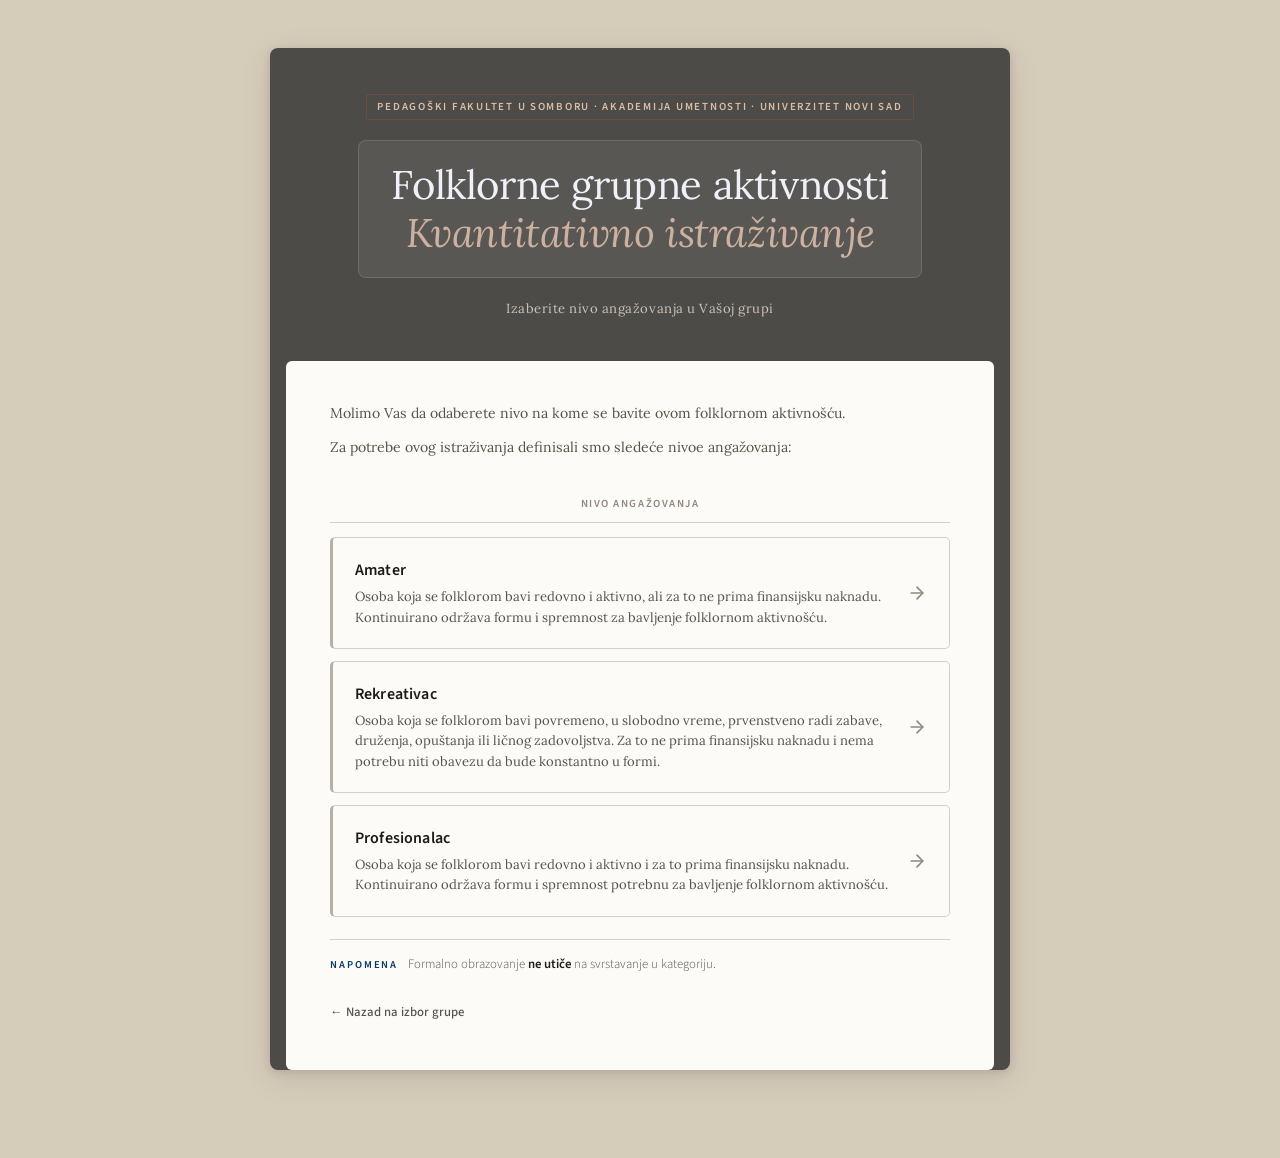
<file: strane/nivo-folklor.html>
<!DOCTYPE html>
<html lang="sr">
<head>
    <meta charset="UTF-8">
    <meta name="viewport" content="width=device-width, initial-scale=1.0">
    <meta name="description" content="Anonimni naučni upitnik o grupnim muzičkim, sportskim i folklornim aktivnostima i blagostanju — Pedagoški fakultet u Somboru i Akademija umetnosti UNS.">
    <meta name="robots" content="noindex">
    <meta name="theme-color" content="#4D4B47">
    <link rel="icon" href="../assets/favicon.svg" type="image/svg+xml">
    <title>Nivo angažovanja — Folklorne aktivnosti</title>
    <link rel="stylesheet" href="../assets/style.css?v=2026-09-08">
</head>
<body>

    <div class="upitnik">

        <header class="upitnik-header">
            <div class="badge">Pedagoški fakultet u Somboru · Akademija umetnosti · Univerzitet Novi Sad</div>
            <h1>Folklorne grupne aktivnosti<br><em>Kvantitativno istraživanje</em></h1>
            <p class="uputstvo">Izaberite nivo angažovanja u Vašoj grupi</p>
        </header>

        <div class="uvod-telo">

            <div class="uvod-tekst puno">
                <p>Molimo Vas da odaberete nivo na kome se bavite ovom folklornom aktivnošću.</p>
                <p>Za potrebe ovog istraživanja definisali smo sledeće nivoe angažovanja:</p>
            </div>

            <p class="izbor-naslov">Nivo angažovanja</p>
            <div class="nivo-izbor">
                <a class="dugme-nivo" href="index-folklor.html?nivo=amater">
                    <span class="nivo-tekst">
                        <span class="nivo-ime">Amater</span>
                        <span class="nivo-opis">Osoba koja se folklorom bavi redovno i aktivno, ali za to ne prima finansijsku naknadu. Kontinuirano održava formu i spremnost za bavljenje folklornom aktivnošću.</span>
                    </span>
                    <span class="nivo-strelica">
                        <svg width="20" height="20" viewBox="0 0 24 24" fill="none" stroke="currentColor" stroke-width="2" stroke-linecap="round" stroke-linejoin="round"><line x1="5" y1="12" x2="19" y2="12"/><polyline points="12 5 19 12 12 19"/></svg>
                    </span>
                </a>
                <a class="dugme-nivo" href="index-folklor.html?nivo=rekreativac">
                    <span class="nivo-tekst">
                        <span class="nivo-ime">Rekreativac</span>
                        <span class="nivo-opis">Osoba koja se folklorom bavi povremeno, u slobodno vreme, prvenstveno radi zabave, druženja, opuštanja ili ličnog zadovoljstva. Za to ne prima finansijsku naknadu i nema potrebu niti obavezu da bude konstantno u formi.</span>
                    </span>
                    <span class="nivo-strelica">
                        <svg width="20" height="20" viewBox="0 0 24 24" fill="none" stroke="currentColor" stroke-width="2" stroke-linecap="round" stroke-linejoin="round"><line x1="5" y1="12" x2="19" y2="12"/><polyline points="12 5 19 12 12 19"/></svg>
                    </span>
                </a>
                <a class="dugme-nivo" href="index-folklor.html?nivo=profesionalac">
                    <span class="nivo-tekst">
                        <span class="nivo-ime">Profesionalac</span>
                        <span class="nivo-opis">Osoba koja se folklorom bavi redovno i aktivno i za to prima finansijsku naknadu. Kontinuirano održava formu i spremnost potrebnu za bavljenje folklornom aktivnošću.</span>
                    </span>
                    <span class="nivo-strelica">
                        <svg width="20" height="20" viewBox="0 0 24 24" fill="none" stroke="currentColor" stroke-width="2" stroke-linecap="round" stroke-linejoin="round"><line x1="5" y1="12" x2="19" y2="12"/><polyline points="12 5 19 12 12 19"/></svg>
                    </span>
                </a>
            </div>
            <p class="nivo-napomena">Formalno obrazovanje <strong>ne utiče</strong> na svrstavanje u kategoriju.</p>
            <a class="nivo-nazad" href="../index.html">← Nazad na izbor grupe</a>

        </div>

    </div>

    <script src="../assets/script.js?v=2026-09-08"></script>
</body>
</html>
</file>
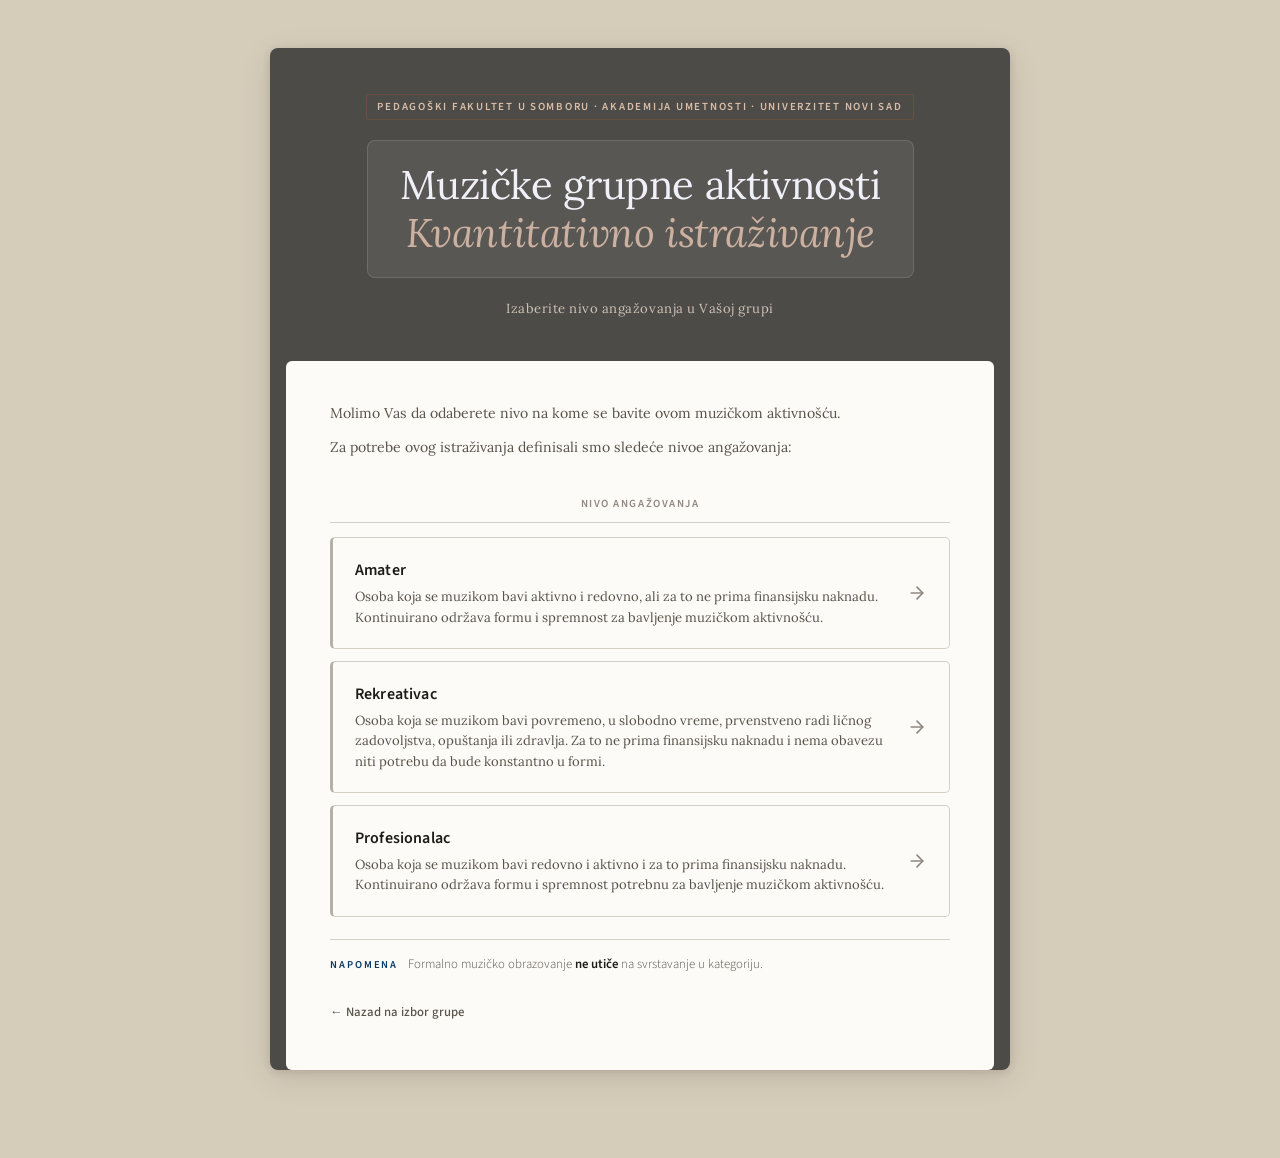
<file: strane/nivo-muzika.html>
<!DOCTYPE html>
<html lang="sr">
<head>
    <meta charset="UTF-8">
    <meta name="viewport" content="width=device-width, initial-scale=1.0">
    <meta name="description" content="Anonimni naučni upitnik o grupnim muzičkim, sportskim i folklornim aktivnostima i blagostanju — Pedagoški fakultet u Somboru i Akademija umetnosti UNS.">
    <meta name="robots" content="noindex">
    <meta name="theme-color" content="#4D4B47">
    <link rel="icon" href="../assets/favicon.svg" type="image/svg+xml">
    <title>Nivo angažovanja — Muzičke aktivnosti</title>
    <link rel="stylesheet" href="../assets/style.css?v=2026-09-08">
</head>
<body>

    <div class="upitnik">

        <header class="upitnik-header">
            <div class="badge">Pedagoški fakultet u Somboru · Akademija umetnosti · Univerzitet Novi Sad</div>
            <h1>Muzičke grupne aktivnosti<br><em>Kvantitativno istraživanje</em></h1>
            <p class="uputstvo">Izaberite nivo angažovanja u Vašoj grupi</p>
        </header>

        <div class="uvod-telo">

            <div class="uvod-tekst puno">
                <p>Molimo Vas da odaberete nivo na kome se bavite ovom muzičkom aktivnošću.</p>
                <p>Za potrebe ovog istraživanja definisali smo sledeće nivoe angažovanja:</p>
            </div>

            <p class="izbor-naslov">Nivo angažovanja</p>
            <div class="nivo-izbor">
                <a class="dugme-nivo" href="index-muzika.html?nivo=amater">
                    <span class="nivo-tekst">
                        <span class="nivo-ime">Amater</span>
                        <span class="nivo-opis">Osoba koja se muzikom bavi aktivno i redovno, ali za to ne prima finansijsku naknadu. Kontinuirano održava formu i spremnost za bavljenje muzičkom aktivnošću. </span>
                    </span>
                    <span class="nivo-strelica">
                        <svg width="20" height="20" viewBox="0 0 24 24" fill="none" stroke="currentColor" stroke-width="2" stroke-linecap="round" stroke-linejoin="round"><line x1="5" y1="12" x2="19" y2="12"/><polyline points="12 5 19 12 12 19"/></svg>
                    </span>
                </a>
                <a class="dugme-nivo" href="index-muzika.html?nivo=rekreativac">
                    <span class="nivo-tekst">
                        <span class="nivo-ime">Rekreativac</span>
                        <span class="nivo-opis">Osoba koja se muzikom bavi povremeno, u slobodno vreme, prvenstveno radi ličnog zadovoljstva, opuštanja ili zdravlja. Za to ne prima finansijsku naknadu i nema obavezu niti potrebu da bude konstantno u formi.</span>
                    </span>
                    <span class="nivo-strelica">
                        <svg width="20" height="20" viewBox="0 0 24 24" fill="none" stroke="currentColor" stroke-width="2" stroke-linecap="round" stroke-linejoin="round"><line x1="5" y1="12" x2="19" y2="12"/><polyline points="12 5 19 12 12 19"/></svg>
                    </span>
                </a>
                <a class="dugme-nivo" href="index-muzika.html?nivo=profesionalac">
                    <span class="nivo-tekst">
                        <span class="nivo-ime">Profesionalac</span>
                        <span class="nivo-opis">Osoba koja se muzikom bavi redovno i aktivno i za to prima finansijsku naknadu. Kontinuirano održava formu i spremnost potrebnu za bavljenje muzičkom aktivnošću.</span>
                    </span>
                    <span class="nivo-strelica">
                        <svg width="20" height="20" viewBox="0 0 24 24" fill="none" stroke="currentColor" stroke-width="2" stroke-linecap="round" stroke-linejoin="round"><line x1="5" y1="12" x2="19" y2="12"/><polyline points="12 5 19 12 12 19"/></svg>
                    </span>
                </a>
            </div>
            <p class="nivo-napomena">Formalno muzičko obrazovanje <strong>ne utiče</strong> na svrstavanje u kategoriju.</p>
            <a class="nivo-nazad" href="../index.html">← Nazad na izbor grupe</a>

        </div>

    </div>

    <script src="../assets/script.js?v=2026-09-08"></script>
</body> 
</html>
</file>
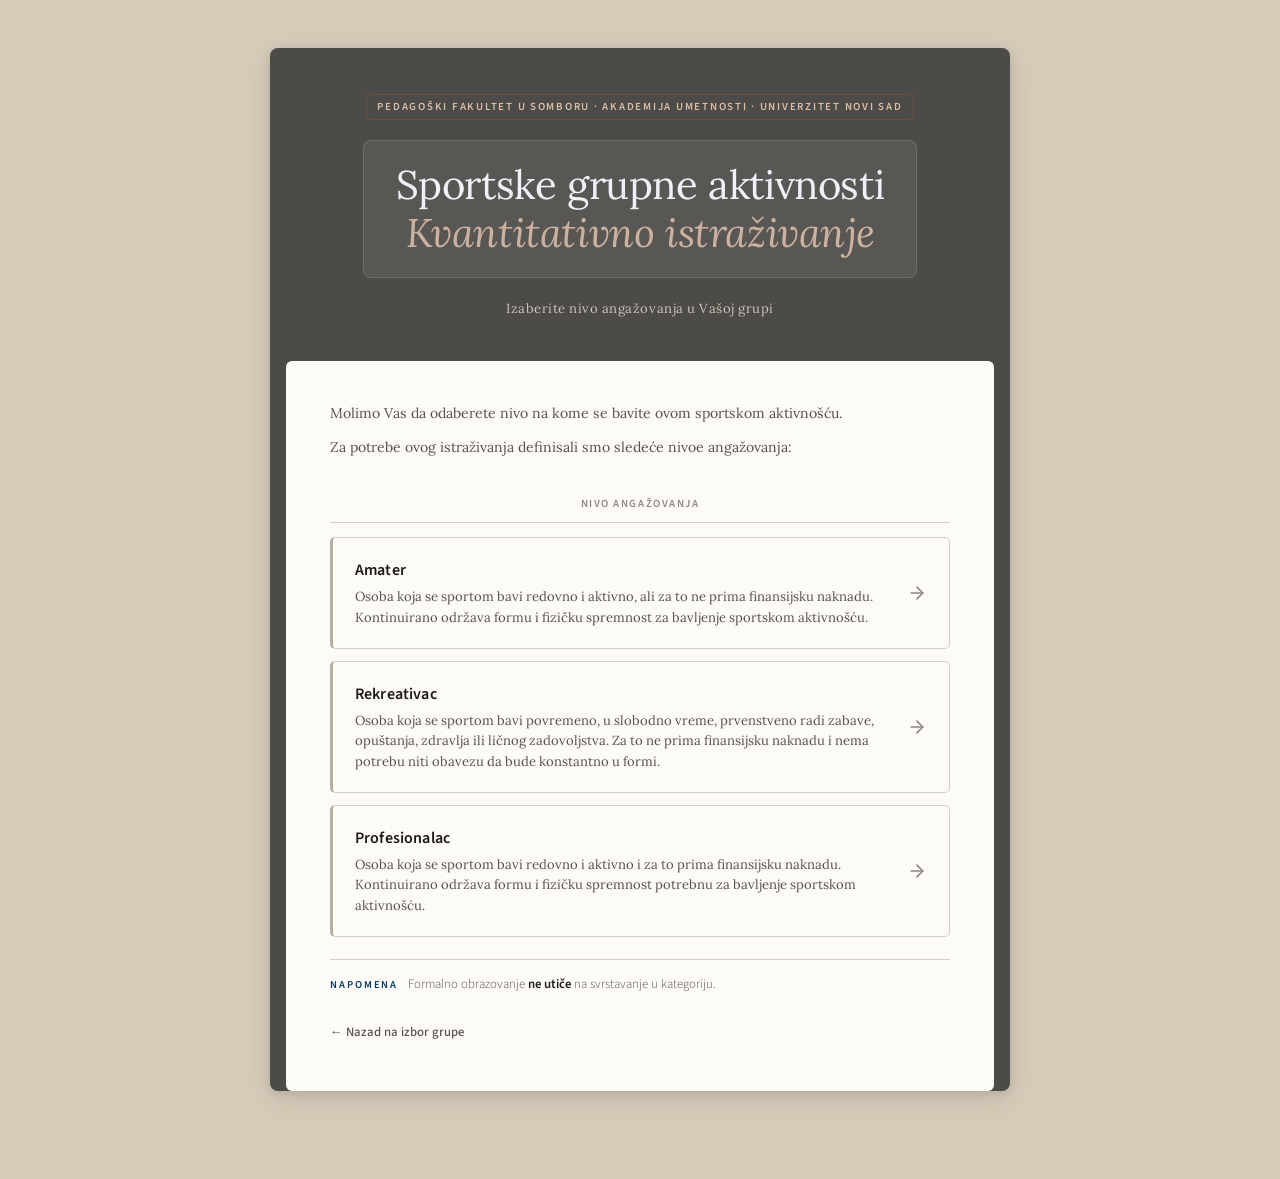
<file: strane/nivo-sport.html>
<!DOCTYPE html>
<html lang="sr">
<head>
    <meta charset="UTF-8">
    <meta name="viewport" content="width=device-width, initial-scale=1.0">
    <meta name="description" content="Anonimni naučni upitnik o grupnim muzičkim, sportskim i folklornim aktivnostima i blagostanju — Pedagoški fakultet u Somboru i Akademija umetnosti UNS.">
    <meta name="robots" content="noindex">
    <meta name="theme-color" content="#4D4B47">
    <link rel="icon" href="../assets/favicon.svg" type="image/svg+xml">
    <title>Nivo angažovanja — Sportske aktivnosti</title>
    <link rel="stylesheet" href="../assets/style.css?v=2026-09-08">
</head>
<body>

    <div class="upitnik">

        <header class="upitnik-header">
            <div class="badge">Pedagoški fakultet u Somboru · Akademija umetnosti · Univerzitet Novi Sad</div>
            <h1>Sportske grupne aktivnosti<br><em>Kvantitativno istraživanje</em></h1>
            <p class="uputstvo">Izaberite nivo angažovanja u Vašoj grupi</p>
        </header>

        <div class="uvod-telo">

            <div class="uvod-tekst puno">
                <p>Molimo Vas da odaberete nivo na kome se bavite ovom sportskom aktivnošću.</p>
                <p>Za potrebe ovog istraživanja definisali smo sledeće nivoe angažovanja:</p>
            </div>

            <p class="izbor-naslov">Nivo angažovanja</p>
            <div class="nivo-izbor">
                <a class="dugme-nivo" href="index-sport.html?nivo=amater">
                    <span class="nivo-tekst">
                        <span class="nivo-ime">Amater</span>
                        <span class="nivo-opis"> Osoba koja se sportom bavi redovno i aktivno, ali za to ne prima finansijsku naknadu. Kontinuirano održava formu i fizičku spremnost za bavljenje sportskom aktivnošću.</span>
                    </span>
                    <span class="nivo-strelica">
                        <svg width="20" height="20" viewBox="0 0 24 24" fill="none" stroke="currentColor" stroke-width="2" stroke-linecap="round" stroke-linejoin="round"><line x1="5" y1="12" x2="19" y2="12"/><polyline points="12 5 19 12 12 19"/></svg>
                    </span>
                </a>
                <a class="dugme-nivo" href="index-sport.html?nivo=rekreativac">
                    <span class="nivo-tekst">
                        <span class="nivo-ime">Rekreativac</span>
                        <span class="nivo-opis"> Osoba koja se sportom bavi povremeno, u slobodno vreme, prvenstveno radi zabave, opuštanja, zdravlja ili ličnog zadovoljstva. Za to ne prima finansijsku naknadu i nema potrebu niti obavezu da bude konstantno u formi.</span>
                    </span>
                    <span class="nivo-strelica">
                        <svg width="20" height="20" viewBox="0 0 24 24" fill="none" stroke="currentColor" stroke-width="2" stroke-linecap="round" stroke-linejoin="round"><line x1="5" y1="12" x2="19" y2="12"/><polyline points="12 5 19 12 12 19"/></svg>
                    </span>
                </a>
                <a class="dugme-nivo" href="index-sport.html?nivo=profesionalac">
                    <span class="nivo-tekst">
                        <span class="nivo-ime">Profesionalac</span>
                        <span class="nivo-opis">Osoba koja se sportom bavi redovno i aktivno i za to prima finansijsku naknadu. Kontinuirano održava formu i fizičku spremnost potrebnu za bavljenje sportskom aktivnošću.</span>
                    </span>
                    <span class="nivo-strelica">
                        <svg width="20" height="20" viewBox="0 0 24 24" fill="none" stroke="currentColor" stroke-width="2" stroke-linecap="round" stroke-linejoin="round"><line x1="5" y1="12" x2="19" y2="12"/><polyline points="12 5 19 12 12 19"/></svg>
                    </span>
                </a>
            </div>
            <p class="nivo-napomena">Formalno obrazovanje <strong>ne utiče</strong> na svrstavanje u kategoriju.</p>
            <a class="nivo-nazad" href="../index.html">← Nazad na izbor grupe</a>

        </div>

    </div>

    <script src="../assets/script.js?v=2026-09-08"></script>
</body>
</html>
</file>
<file: assets/style.css>
/* ══════════════════════════════════════════
   FONTOVI — samostalno hostovani (fonts/)
   Subset: latin + latin-ext (srpski č ć ž š đ). Format: woff2.
   Bez zahteva ka Google Fonts CDN-u (privatnost ispitanika / GDPR).
   ══════════════════════════════════════════ */
@font-face {
    font-family: 'Lora';
    font-style: normal;
    font-weight: 400;
    font-display: swap;
    src: url('fonts/lora-400.woff2') format('woff2');
}
@font-face {
    font-family: 'Lora';
    font-style: normal;
    font-weight: 500;
    font-display: swap;
    src: url('fonts/lora-500.woff2') format('woff2');
}
@font-face {
    font-family: 'Lora';
    font-style: normal;
    font-weight: 600;
    font-display: swap;
    src: url('fonts/lora-600.woff2') format('woff2');
}
@font-face {
    font-family: 'Lora';
    font-style: normal;
    font-weight: 700;
    font-display: swap;
    src: url('fonts/lora-700.woff2') format('woff2');
}
@font-face {
    font-family: 'Lora';
    font-style: italic;
    font-weight: 400;
    font-display: swap;
    src: url('fonts/lora-italic-400.woff2') format('woff2');
}
@font-face {
    font-family: 'Lora';
    font-style: italic;
    font-weight: 500;
    font-display: swap;
    src: url('fonts/lora-italic-500.woff2') format('woff2');
}
@font-face {
    font-family: 'Source Sans 3';
    font-style: normal;
    font-weight: 300;
    font-display: swap;
    src: url('fonts/source-sans-3-300.woff2') format('woff2');
}
@font-face {
    font-family: 'Source Sans 3';
    font-style: normal;
    font-weight: 400;
    font-display: swap;
    src: url('fonts/source-sans-3-400.woff2') format('woff2');
}
@font-face {
    font-family: 'Source Sans 3';
    font-style: normal;
    font-weight: 500;
    font-display: swap;
    src: url('fonts/source-sans-3-500.woff2') format('woff2');
}
@font-face {
    font-family: 'Source Sans 3';
    font-style: normal;
    font-weight: 600;
    font-display: swap;
    src: url('fonts/source-sans-3-600.woff2') format('woff2');
}
@font-face {
    font-family: 'Source Sans 3';
    font-style: italic;
    font-weight: 300;
    font-display: swap;
    src: url('fonts/source-sans-3-italic-300.woff2') format('woff2');
}
@font-face {
    font-family: 'Source Sans 3';
    font-style: italic;
    font-weight: 400;
    font-display: swap;
    src: url('fonts/source-sans-3-italic-400.woff2') format('woff2');
}

/* ══════════════════════════════════════════
   TOKENI
   ══════════════════════════════════════════ */
:root {
    /* Neutralne boje — topla akademska paleta */
    --bg:          #F3F1EC;
    --bg-page:     #D6CCBA;
    --povrsina:    #FDFBF7;
    --ivica:       #D5D0C7;
    --ivica-jak:   #B5AFA4;
    --tekst:       #1E1B16;
    --tekst-slab:  #58524A;
    --tekst-slabi: #908880;

    /* Akcent — duboka akademska tamno-plava */
    --plava:       #073964;
    --plava-sv:    #EBF3FC;
    --plava-ivica: #6A839D;

    /* Greška */
    --greska:      #972527;
    --greska-sv:   #FFEBE8;

    /* Tipografija */
    --font-sans:   'Source Sans 3', 'Helvetica Neue', Helvetica, Arial, sans-serif;
    --font-serif:  'Lora', 'Palatino Linotype', Palatino, 'Book Antiqua', Georgia, serif;

    /* Geometrija */
    --r-mali:  3px;
    --r-sredi: 5px;
    --senka:   0 1px 3px rgba(30,20,10,0.06), 0 4px 16px rgba(30,20,10,0.05);
}

/* ── Rezerva za starije brauzere ──────────────────────────────────────
   Vrednosti iznad su sRGB heksovi da bi upitnik radio i na Safari < 15.4
   (iPhone na iOS 15.0–15.3) i Chrome < 111, gde oklch() nije podržan.
   Kod custom properties kaskada NE pada nazad sama (svaka sintaksno
   ispravna vrednost se prihvata), pa se širi oklch gamut vraća ovde,
   iza @supports provere. Brauzeri koji znaju oklch koriste ovaj blok. */
@supports (color: oklch(0.5 0.1 250)) {
    :root {
        --plava:       oklch(0.34 0.09 250);
        --plava-sv:    oklch(0.96 0.015 250);
        --plava-ivica: oklch(0.60 0.05 250);
        --greska:      oklch(0.45 0.15 25);
        --greska-sv:   oklch(0.96 0.03 25);
    }
}


/* ── Honeypot — vizuelno uklonjeno polje (zamka za botove) ── */
.hp-polje {
    position: absolute;
    left: -9999px;
    width: 1px;
    height: 1px;
    overflow: hidden;
}

/* ══════════════════════════════════════════
   RESET I OSNOVA
   ══════════════════════════════════════════ */
*, *::before, *::after {
    margin: 0;
    padding: 0;
    box-sizing: border-box;
}

html {
    scroll-behavior: smooth;
    font-size: 16px;
}

body {
    font-family: var(--font-serif);
    background-color: var(--bg-page);
    color: var(--tekst);
    min-height: 100vh;
    padding: 48px 20px 72px;
    line-height: 1.5;
}


/* ══════════════════════════════════════════
   KARTICA UPITNIKA
   ══════════════════════════════════════════ */
.upitnik {
    position: relative;
    max-width: 740px;
    margin: 0 auto;
    background: #4D4B47;
    border: none;
    border-radius: 8px;
    box-shadow: 0 2px 8px rgba(30,20,10,0.12), 0 8px 32px rgba(30,20,10,0.10);
    /* `clip`, a NE `hidden`: overflow:hidden pravi od .upitnik najbliži
       scroll-kontejner za position:sticky, pa se Likert zaglavlje sa legendom
       („1 = Uopšte se ne slažem…") odskroluje umesto da ostane zakačeno.
       `clip` odseca isto, ali ne pravi scroll-kontejner — sticky radi. */
    overflow: clip;
}

/* ══════════════════════════════════════════
   HEADER
   ══════════════════════════════════════════ */
.upitnik-header {
    background: transparent;
    padding: 44px 52px 40px;
    border-bottom: none;
    position: relative;
    text-align: center;
}

/* Grbovi institucija — bele siluete na tamnoj podlozi, sa tankom podelom */
.header-logoi {
    display: flex;
    align-items: center;
    justify-content: center;
    gap: 28px;
    margin-bottom: 24px;
}

.header-logoi img {
    width: auto;
    filter: brightness(0) invert(1);
    opacity: 0.88;
    transition: opacity 0.25s ease, transform 0.25s ease;
}

.header-logoi img:hover {
    opacity: 1;
    transform: translateY(-1px);
}

/* Trougao (Akademija) optički deluje manje od kruga (pečat) — blago veći */
.header-logoi .logo-pef { height: 56px; }
.header-logoi .logo-au  { height: 62px; }

.header-logoi .logo-podela {
    width: 1px;
    height: 44px;
    background: #675040;
    background: oklch(0.45 0.04 55);
}

.badge {
    display: inline-block;
    font-family: var(--font-sans);
    font-size: 0.68rem;
    font-weight: 600;
    letter-spacing: 0.16em;
    text-transform: uppercase;
    color: #DBBEA8;
    color: oklch(0.82 0.045 60);
    border: 1px solid #675040;
    border: 1px solid oklch(0.45 0.04 55);
    border-radius: var(--r-mali);
    padding: 4px 10px;
    margin-bottom: 20px;
}

.upitnik-header h1 {
    font-family: var(--font-serif);
    font-size: clamp(1.75rem, 4vw, 2.5rem);
    font-weight: 400;
    color: #F0F0F8;
    line-height: 1.2;
    margin-bottom: 20px;
    letter-spacing: -0.01em;
    background: rgba(255,255,255,0.07);
    border: 1px solid rgba(255,255,255,0.12);
    border-radius: 8px;
    padding: 20px 32px;
    display: inline-block;
}

.upitnik-header h1 em {
    font-style: italic;
    color: #CCB1A0;
    color: oklch(0.78 0.04 55);
    font-weight: 400;
}

/* Naslov početne strane (jedini iza .header-logoi) je najduži —
   manji maksimum da „Grupne aktivnosti i blagostanje:" stane u
   jedan red. Ista specifičnost kao osnovno pravilo, pa mobilni
   override niže u fajlu i dalje važi. */
.header-logoi ~ h1 {
    font-size: clamp(1.5rem, 3.4vw, 2rem);
}

.uputstvo {
    font-size: 0.82rem;
    color: #CDC2B7;
    color: oklch(0.82 0.02 70);
    line-height: 1.7;
    max-width: 580px;
    margin: 0 auto;
    font-weight: 400;
    letter-spacing: 0.04em;
    white-space: pre-line;
    text-align: center;
}

.uputstvo:empty {
    display: none;
}

/* ══════════════════════════════════════════
   FORMA
   ══════════════════════════════════════════ */
form {
    background: var(--povrsina);
    margin: 0 16px 16px;
    border-radius: 6px;
    padding: 44px 40px 48px;
}

/* ══════════════════════════════════════════
   SEKCIJA
   ══════════════════════════════════════════ */
.sekcija {
    margin-bottom: 56px;
}

.sekcija:last-of-type {
    margin-bottom: 40px;
}

/* ══════════════════════════════════════════
   PITANJE
   ══════════════════════════════════════════ */
.pitanje {
    margin-bottom: 28px;
    padding-bottom: 28px;
    border-bottom: 1px solid var(--ivica);
}

.pitanje:last-child {
    border-bottom: none;
    padding-bottom: 0;
}

.pitanje-tekst {
    display: block;
    font-family: var(--font-sans);
    font-size: 0.8rem;
    font-weight: 600;
    letter-spacing: 0.07em;
    text-transform: uppercase;
    color: var(--tekst-slab);
    margin-bottom: 12px;
    line-height: 1.5;
}

/* ══════════════════════════════════════════
   OPCIJE (radio)
   ══════════════════════════════════════════ */
.opcije-red {
    display: flex;
    flex-direction: column;
    gap: 2px;
}

.opcija {
    display: flex;
    align-items: center;
    cursor: pointer;
}

.opcija input[type="radio"] {
    position: absolute;
    opacity: 0;
    width: 0;
    height: 0;
}

.opcija span {
    display: flex;
    align-items: center;
    gap: 10px;
    font-family: var(--font-serif);
    font-size: 0.9rem;
    font-weight: 400;
    color: var(--tekst);
    background: transparent;
    border: none;
    border-radius: 0;
    padding: 8px 12px;
    width: 100%;
    transition: background 0.12s ease, color 0.12s ease;
    position: relative;
}

/* Indikator kvadratić */
.opcija span::before {
    content: '';
    display: inline-block;
    width: 15px;
    height: 15px;
    min-width: 15px;
    border: 1.5px solid var(--ivica-jak);
    border-radius: 50%;
    background: var(--povrsina);
    transition: border-color 0.12s, background 0.12s;
}

.opcija:hover span {
    background: var(--bg);
}

.opcija:hover span::before {
    border-color: var(--plava);
}

.opcija input[type="radio"]:checked + span {
    background: var(--plava-sv);
    color: var(--tekst);
    font-weight: 500;
}

.opcija input[type="radio"]:checked + span::before {
    background: var(--plava);
    border-color: var(--plava);
    box-shadow: inset 0 0 0 3px var(--povrsina);
}

/* ── Fokus tastature (vidljiv obrub za navigaciju strelicama/Tab) ── */
.opcija input[type="radio"]:focus-visible + span {
    outline: 2px solid var(--plava);
    outline-offset: -2px;
    background: var(--plava-sv);
    border-radius: var(--r-mali);
}

/* ── Zasivljavanje neizabranih ── */
.opcije-red.ima-izbor .opcija.neizabrana span {
    color: var(--tekst-slabi);
    opacity: 0.5;
}

.opcije-red.ima-izbor .opcija.neizabrana:hover span {
    opacity: 0.85;
    background: var(--bg);
}

/* ── Opcija "Drugo" sa tekstualnim unosom ── */
.unos-drugo {
    font-family: var(--font-sans);
    font-size: 0.88rem;
    font-weight: 400;
    color: var(--tekst);
    background: transparent;
    border: none;
    border-bottom: 1.5px solid var(--ivica-jak);
    border-radius: 0;
    padding: 0 4px 2px;
    width: 180px;
    outline: none;
    pointer-events: none;
    opacity: 0.4;
    transition: border-color 0.15s, opacity 0.15s;
}

.opcija-drugo input[type="radio"]:checked ~ * .unos-drugo,
.opcija-drugo input[type="radio"]:checked + span .unos-drugo {
    pointer-events: auto;
    opacity: 1;
    border-bottom-color: var(--plava);
}

.unos-drugo::placeholder {
    color: var(--tekst-slabi);
    font-style: italic;
}

.unos-drugo:focus {
    border-bottom-color: var(--plava);
}

/* ══════════════════════════════════════════
   GREŠKA
   ══════════════════════════════════════════ */
.pitanje.greska .pitanje-tekst {
    color: var(--greska);
}

.pitanje.greska .opcija span,
.pitanje.greska .unos-broj {
    border-color: var(--greska);
}

.pitanje.greska .opcija span::before {
    border-color: #B46762;
    border-color: oklch(0.60 0.10 25);
}

.greska-tekst {
    display: block;
    margin-top: 6px;
    font-size: 0.78rem;
    color: var(--greska);
    font-weight: 500;
}

/* ══════════════════════════════════════════
   UNOS BROJA
   ══════════════════════════════════════════ */
.unos-wrapper {
    display: flex;
    align-items: center;
    gap: 10px;
}

.unos-broj {
    font-family: var(--font-sans);
    font-size: 0.9rem;
    font-weight: 400;
    color: var(--tekst);
    background: var(--povrsina);
    border: 1.5px solid var(--ivica);
    border-radius: var(--r-mali);
    padding: 9px 14px;
    width: 110px;
    outline: none;
    transition: border-color 0.15s ease, box-shadow 0.15s ease;
    -moz-appearance: textfield;
}

.unos-broj::-webkit-outer-spin-button,
.unos-broj::-webkit-inner-spin-button {
    -webkit-appearance: none;
}

.unos-broj:focus {
    border-color: var(--plava);
    box-shadow: 0 0 0 3px rgba(7, 57, 100, 0.12);
    box-shadow: 0 0 0 3px oklch(0.34 0.09 250 / 0.12);
}

.unos-broj::placeholder {
    color: var(--tekst-slabi);
}

.unos-suffix {
    font-size: 0.82rem;
    font-weight: 500;
    color: var(--tekst-slab);
}

/* ── Unos linija (samo donja crta) ── */
.unos-linija {
    font-family: var(--font-sans);
    font-size: 0.9rem;
    font-weight: 400;
    color: var(--tekst);
    background: transparent;
    border: none;
    border-bottom: 1.5px solid var(--ivica-jak);
    border-radius: 0;
    padding: 6px 2px;
    width: 100%;
    max-width: 400px;
    outline: none;
    transition: border-color 0.15s ease;
}

.unos-linija:focus {
    border-bottom-color: var(--plava);
}

.unos-linija::placeholder {
    color: var(--tekst-slabi);
}

/* ══════════════════════════════════════════
   PRETHODNE AKTIVNOSTI — više unosa („Dodaj još")
   ══════════════════════════════════════════ */
.prethodna-lista {
    display: flex;
    flex-direction: column;
}

.prethodna-stavka {
    display: flex;
    flex-direction: column;
}

/* Svaki dodati set se vizuelno odvaja od prethodnog */
.prethodna-stavka + .prethodna-stavka {
    margin-top: 18px;
    padding-top: 18px;
    padding-left: 14px;
    border-top: 1px dashed var(--ivica-jak);
    border-left: 2px solid var(--plava-sv);
}

/* „Dodaj još" — diskretno, isprekidano dugme u plavom duhu */
.dodaj-jos {
    align-self: flex-start;
    display: inline-flex;
    align-items: center;
    gap: 7px;
    margin-top: 16px;
    font-family: var(--font-sans);
    font-size: 0.74rem;
    font-weight: 600;
    letter-spacing: 0.06em;
    text-transform: uppercase;
    color: var(--plava);
    background: none;
    border: 1px dashed var(--plava-ivica);
    border-radius: var(--r-mali);
    padding: 8px 14px;
    cursor: pointer;
    transition: background 0.12s, border-color 0.12s, color 0.12s;
}

.dodaj-jos svg { flex-shrink: 0; }

.dodaj-jos:hover {
    background: var(--plava-sv);
    border-color: var(--plava);
}

.dodaj-jos:focus-visible {
    outline: 2px solid var(--plava);
    outline-offset: 2px;
}

/* „Ukloni" — desno poravnato dugme unutar dodate stavke */
.ukloni-stavka {
    align-self: flex-end;
    margin-top: 12px;
    font-family: var(--font-sans);
    font-size: 0.68rem;
    font-weight: 600;
    letter-spacing: 0.05em;
    text-transform: uppercase;
    color: var(--tekst-slabi);
    background: none;
    border: none;
    padding: 4px 2px;
    cursor: pointer;
    transition: color 0.12s;
}

.ukloni-stavka:hover { color: var(--greska); }

.ukloni-stavka:focus-visible {
    outline: 2px solid var(--plava);
    outline-offset: 2px;
}

/* ══════════════════════════════════════════
   SUBMIT
   ══════════════════════════════════════════ */


.podnozje-forme {
    display: flex;
    justify-content: flex-end;
    padding-top: 28px;
    border-top: 1px solid var(--ivica);
    margin-top: 8px;
}

/* Poruka o preostalim odgovorima — ubacuje je script.js posle
   neuspelog slanja, levo od dugmeta „Pošalji" */
.podnozje-greska {
    flex: 1;
    align-self: center;
    margin: 0 16px 0 0;
    font-family: var(--font-sans);
    font-size: 0.82rem;
    line-height: 1.5;
    color: var(--greska);
}

.dugme-submit {
    display: flex;
    align-items: center;
    gap: 9px;
    padding: 12px 28px;
    font-family: var(--font-sans);
    font-size: 0.85rem;
    font-weight: 600;
    letter-spacing: 0.06em;
    text-transform: uppercase;
    color: white;
    background: var(--plava);
    border: none;
    border-radius: var(--r-mali);
    cursor: pointer;
    transition: background 0.15s ease, box-shadow 0.15s ease;
    box-shadow: 0 2px 8px rgba(7, 57, 100, 0.2);
    box-shadow: 0 2px 8px oklch(0.34 0.09 250 / 0.2);
}

.dugme-submit:hover {
    background: #002A4E;
    background: oklch(0.28 0.08 250);
    box-shadow: 0 4px 16px rgba(7, 57, 100, 0.3);
    box-shadow: 0 4px 16px oklch(0.34 0.09 250 / 0.3);
}

.dugme-submit:active {
    background: #00203F;
    background: oklch(0.24 0.07 250);
}

/* ══════════════════════════════════════════
   HVALA — završno stanje (zamenjuje sadržaj kartice nakon slanja)
   ══════════════════════════════════════════ */
.hvala {
    background: linear-gradient(180deg, var(--povrsina), var(--bg));
    margin: clamp(8px, 2.2vw, 16px);
    border-radius: 6px;
    padding: clamp(52px, 9vw, 72px) clamp(24px, 5vw, 44px);
    text-align: center;
}

.hvala::before {
    content: "✓";
    display: grid;
    place-items: center;
    width: 58px;
    height: 58px;
    margin: 0 auto 30px;
    border-radius: 50%;
    background: var(--plava);
    color: var(--povrsina);
    font-family: var(--font-sans);
    font-size: 1.65rem;
    font-weight: 600;
    line-height: 1;
    box-shadow: 0 6px 18px rgba(7, 57, 100, 0.28);
    box-shadow: 0 6px 18px oklch(0.34 0.09 250 / 0.28);
    animation: hvala-pecat 0.55s cubic-bezier(0.34, 1.56, 0.64, 1) 0.1s both;
}

.hvala p {
    animation: hvala-ulaz 0.6s cubic-bezier(0.22, 1, 0.36, 1) both;
}

.hvala p:first-of-type {
    font-family: var(--font-serif);
    font-size: clamp(1.5rem, 3.4vw, 1.95rem);
    font-weight: 500;
    color: var(--tekst);
    line-height: 1.25;
    letter-spacing: -0.01em;
    margin-bottom: 14px;
    animation-delay: 0.22s;
}

.hvala p:last-of-type {
    font-family: var(--font-serif);
    font-size: 1.02rem;
    color: var(--tekst-slab);
    line-height: 1.6;
    max-width: 430px;
    margin: 0 auto;
    animation-delay: 0.32s;
}

/* ── Izlaz sa ekrana blokade (deljeni uređaj) ──
   Blokada „već ste popunili" živi u localStorage, dakle po UREĐAJU, a ne po
   osobi. Na jednom tabletu koji kruži po probi hora ili po zbornici drugi
   učesnik bi bez ovoga bio tiho odbijen. Namerno je diskretno i sitno — ne
   poziva na ponovno popunjavanje, samo ostavlja izlaz onome kome treba. */
.hvala-ponovo {
    display: inline-block;
    margin-top: 26px;
    padding: 7px 12px;
    font-family: var(--font-sans);
    font-size: 0.76rem;
    letter-spacing: 0.02em;
    color: var(--tekst-slabi);
    background: none;
    border: 1px solid var(--ivica);
    border-radius: var(--r-mali);
    cursor: pointer;
    transition: color 0.18s ease, border-color 0.18s ease, background 0.18s ease;
    animation: hvala-ulaz 0.6s cubic-bezier(0.22, 1, 0.36, 1) 0.45s both;
}

.hvala-ponovo:hover,
.hvala-ponovo:focus-visible {
    color: var(--tekst-slab);
    border-color: var(--ivica-jak);
    background: var(--bg);
}

@keyframes hvala-pecat {
    from { opacity: 0; transform: scale(0.4); }
    to   { opacity: 1; transform: scale(1); }
}

@keyframes hvala-ulaz {
    from { opacity: 0; transform: translateY(10px); }
    to   { opacity: 1; transform: translateY(0); }
}

@media (prefers-reduced-motion: reduce) {
    .hvala::before,
    .hvala p,
    .hvala-ponovo { animation: none; }
}

/* ══════════════════════════════════════════
   LIKERT SKALE
   ══════════════════════════════════════════ */

.skala-uputstvo {
    font-family: var(--font-serif);
    font-size: 0.92rem;
    color: var(--tekst-slab);
    line-height: 1.6;
    margin: 0 0 24px;
    padding: 12px 16px 12px 18px;
    background: var(--bg);
    border-left: 3px solid var(--plava-ivica);
    border-radius: 0 var(--r-mali) var(--r-mali) 0;
    font-weight: 400;
}

/* ── Napomena (definicija pojma „blagostanje") ── */
.napomena {
    position: relative;
    margin: 0 0 36px;
    padding: 22px 26px;
    background: linear-gradient(180deg, var(--povrsina), var(--bg));
    border: 1px solid var(--ivica-jak);
    border-left: 4px solid var(--plava);
    border-radius: var(--r-sredi);
    box-shadow: var(--senka);
}

.napomena::before {
    content: "Napomena";
    display: block;
    font-family: var(--font-sans);
    font-size: 0.66rem;
    font-weight: 700;
    letter-spacing: 0.18em;
    text-transform: uppercase;
    color: var(--plava);
    margin-bottom: 10px;
}

.napomena p {
    margin: 0;
    font-family: var(--font-serif);
    font-size: 0.98rem;
    line-height: 1.65;
    color: var(--tekst-slab);
}

.napomena strong {
    color: var(--tekst);
    font-weight: 600;
}

/* ══════════════════════════════════════════
   NIVO-ZAVISNI BLOKOVI (Dodatna pitanja)
   ══════════════════════════════════════════ */
.skriveno { display: none !important; }

/* Poruka dok nivo angažovanja nije izabran */
.nivo-prazno {
    display: flex;
    align-items: flex-start;
    gap: 10px;
    font-family: var(--font-serif);
    font-style: italic;
    font-size: 0.92rem;
    color: var(--tekst-slabi);
    line-height: 1.55;
    margin: 4px 0 8px;
    padding: 14px 16px;
    background: var(--bg);
    border: 1px dashed var(--ivica-jak);
    border-radius: var(--r-mali);
}

.nivo-prazno::before {
    content: '↑';
    flex-shrink: 0;
    font-style: normal;
    font-weight: 600;
    color: var(--plava-ivica);
    line-height: 1.45;
}

/* Suptilno otkrivanje bloka kad se izabere nivo / neformalni vođa */
@keyframes nivo-reveal {
    from { opacity: 0; transform: translateY(6px); }
    to   { opacity: 1; transform: translateY(0); }
}

.nivo-blok:not(.skriveno),
.vodja-blok:not(.skriveno) {
    animation: nivo-reveal 0.42s cubic-bezier(0.22, 0.61, 0.36, 1) both;
}

/* Pitanje-grananje: postoji li neformalni vođa */
.vodja-grananje {
    margin: 8px 0 4px;
    padding: 16px 18px;
    background: var(--plava-sv);
    border: 1px solid var(--ivica);
    border-left: 3px solid var(--plava);
    border-radius: 0 var(--r-mali) var(--r-mali) 0;
}

.vodja-grananje .pitanje-tekst {
    margin-bottom: 12px;
}

@media (prefers-reduced-motion: reduce) {
    .nivo-blok:not(.skriveno),
    .vodja-blok:not(.skriveno) {
        animation: none;
    }
}

/* ── Podnaslov dimenzije unutar sekcije ── */
.dimenzija-naslov {
    display: flex;
    align-items: center;
    gap: 14px;
    margin: 32px 0 12px;
    font-family: var(--font-serif);
    font-style: italic;
    font-size: 1.05rem;
    font-weight: 500;
    color: var(--plava);
    letter-spacing: 0.005em;
}

.dimenzija-naslov::before {
    content: '';
    flex-shrink: 0;
    width: 32px;
    height: 1.5px;
    background: var(--plava);
    opacity: 0.55;
}

.sekcija > .dimenzija-naslov:first-of-type {
    margin-top: 8px;
}

/* ── Likert blok — tabela ── */
.likert-blok {
    border: 1px solid var(--ivica);
    border-radius: var(--r-mali);
    background: var(--povrsina);
    margin-bottom: 32px;
}

/* ── Zaglavlje Likert (sticky pri skrolovanju) ── */
.likert-zaglavlje {
    display: grid;
    grid-template-columns: 1fr auto;
    align-items: end;
    padding: 12px 16px 12px;
    border-bottom: 2px solid var(--ivica-jak);
    background: #4D4B47;
    gap: 12px;
    position: sticky;
    /* 4px = visina .napredak-traka (fixed, z-index 100) — bez ovoga
       traka preseca gornju ivicu zakačenog zaglavlja */
    top: 4px;
    z-index: 5;
    border-radius: calc(var(--r-mali) - 1px) calc(var(--r-mali) - 1px) 0 0;
    box-shadow: 0 1px 0 rgba(30,20,10,0.08);
}

.likert-red:last-child {
    border-radius: 0 0 calc(var(--r-mali) - 1px) calc(var(--r-mali) - 1px);
}

.likert-pitanje {
    font-size: 0.95rem;
    color: #D3C9BD;
    color: oklch(0.84 0.02 70);
    font-weight: 400;
    font-style: italic;
    letter-spacing: 0.01em;
    line-height: 1.4;
    align-self: center;
}

.likert-brojevi {
    display: flex;
    gap: 8px;
}

.likert-brojevi span {
    width: 52px;
    text-align: center;
    font-size: 0.8rem;
    font-weight: 600;
    color: #CDC2B7;
    color: oklch(0.82 0.02 70);
    letter-spacing: 0.04em;
    display: flex;
    flex-direction: column;
    align-items: center;
    gap: 5px;
}

.likert-brojevi span b {
    font-weight: 700;
    font-size: 1.05rem;
    color: #fff;
    line-height: 1;
    display: flex;
    align-items: center;
    justify-content: center;
    width: 28px;
    height: 28px;
    border-radius: 50%;
    background: #1E3A56;
    background: oklch(0.34 0.06 250);
}

.likert-brojevi span small {
    font-size: 0.78rem;
    font-weight: 500;
    color: #C6BCB0;
    color: oklch(0.80 0.02 70);
    line-height: 1.3;
    text-align: center;
    white-space: normal;
    word-break: keep-all;
    max-width: 62px;
    letter-spacing: 0.01em;
}

/* ── Red ── */
.likert-red {
    display: grid;
    grid-template-columns: 1fr auto;
    align-items: center;
    gap: 12px;
    padding: 10px 16px;
    border-bottom: 1px solid var(--ivica);
    margin-bottom: 0;
    scroll-margin-top: 140px;
    transition: background 0.1s;
}

.likert-red:last-child {
    border-bottom: none;
}

.likert-red:hover {
    background: var(--bg);
}

.likert-stavka {
    font-size: 0.88rem;
    color: var(--tekst);
    line-height: 1.45;
    cursor: default;
    font-weight: 400;
}

.likert-stavka-broj {
    font-family: var(--font-sans);
    font-weight: 600;
    font-size: 0.72rem;
    color: var(--tekst-slabi);
    margin-right: 6px;
    letter-spacing: 0.04em;
}

/* ── Radio kružići u Likertu ── */
.likert-opcije {
    display: flex;
    flex-direction: row;
    gap: 8px;
    flex-shrink: 0;
}

.likert-opcija {
    cursor: pointer;
}

.likert-opcija input[type="radio"] {
    position: absolute;
    opacity: 0;
    width: 0;
    height: 0;
}

.likert-opcija span {
    display: flex;
    align-items: center;
    justify-content: center;
    width: 52px;
    height: 34px;
    font-family: var(--font-sans);
    font-size: 0.88rem;
    font-weight: 500;
    color: var(--tekst-slab);
    background: var(--povrsina);
    border: 1.5px solid var(--ivica);
    border-radius: var(--r-mali);
    transition:
        background 0.12s ease,
        border-color 0.12s ease,
        color 0.12s ease,
        opacity 0.15s ease;
}

.likert-opcija:hover span {
    background: var(--plava-sv);
    border-color: var(--plava-ivica);
    color: var(--tekst);
}

.likert-opcija input[type="radio"]:checked + span {
    background: var(--plava);
    border-color: var(--plava);
    color: #fff;
    font-weight: 600;
}

/* ── Fokus tastature za Likert dugmiće ── */
.likert-opcija input[type="radio"]:focus-visible + span {
    outline: 2px solid var(--plava);
    outline-offset: 2px;
}

/* ── Zasivljavanje u Likert redu ── */
.likert-opcije.ima-izbor .likert-opcija.neizabrana span {
    opacity: 0.3;
}

.likert-opcije.ima-izbor .likert-opcija.neizabrana:hover span {
    opacity: 0.7;
}

/* ── Greška u Likert redu ── */
.likert-red.greska .likert-stavka {
    color: var(--greska);
}

.likert-red.greska .likert-opcija span {
    border-color: #B46762;
    border-color: oklch(0.60 0.10 25);
    background: var(--greska-sv);
}

/* ── 7-stepena skala ── */
.likert-7 .likert-opcija span {
    width: 44px;
    height: 30px;
    font-size: 0.82rem;
    border-radius: var(--r-mali);
}

.likert-7 .likert-brojevi span {
    width: 44px;
    font-size: 0.76rem;
}

.likert-7 .likert-brojevi span b {
    font-size: 0.9rem;
}

.likert-7 .likert-brojevi span small {
    max-width: 50px;
    font-size: 0.72rem;
}

.likert-7 .likert-brojevi { gap: 5px; }
.likert-7 .likert-opcije  { gap: 5px; }

/* ══════════════════════════════════════════
   POTVRDA SAGLASNOSTI
   ══════════════════════════════════════════ */
.saglasnost-blok {
    background: var(--bg);
    border: 1px solid var(--ivica);
    border-radius: var(--r-mali);
    border-left: 3px solid var(--plava);
    padding: 26px 28px 24px;
    margin-bottom: 32px;
}

.saglasnost-blok .pitanje-tekst {
    font-family: var(--font-serif);
    font-size: 1.08rem;
    font-weight: 600;
    text-transform: none;
    letter-spacing: 0;
    color: var(--tekst);
    margin-bottom: 12px;
    line-height: 1.35;
}

.saglasnost-tekst {
    font-family: var(--font-serif);
    font-size: 0.92rem;
    color: var(--tekst-slab);
    line-height: 1.7;
    margin-bottom: 18px;
    font-weight: 400;
    text-align: justify;
}

/* Link ka PDF-u informisanog pristanka unutar teksta saglasnosti */
.saglasnost-tekst a {
    color: inherit;
    text-decoration: underline;
    text-underline-offset: 2px;
    text-decoration-color: var(--ivica-jak);
    transition: color 0.15s ease;
}

.saglasnost-tekst a:hover {
    color: var(--plava);
    text-decoration-color: currentColor;
}

/* ══════════════════════════════════════════
   CANVAS POTPIS
   ══════════════════════════════════════════ */
.potpis-wrapper {
    display: flex;
    flex-direction: column;
    gap: 8px;
    max-width: 320px;
}

.potpis-canvas {
    display: block;
    width: 320px;
    height: 120px;
    background: var(--povrsina);
    border: 1.5px solid var(--ivica);
    border-radius: var(--r-mali);
    cursor: crosshair;
    touch-action: none;
    transition: border-color 0.15s;
}

.potpis-canvas:hover,
.potpis-canvas.aktivan {
    border-color: var(--plava-ivica);
}

.potpis-canvas.prazno {
    background-image: repeating-linear-gradient(
        0deg,
        transparent,
        transparent 23px,
        var(--bg-page) 23px,
        var(--bg-page) 24px
    );
}

.potpis-akcije {
    display: flex;
    align-items: center;
    gap: 12px;
}

.potpis-hint {
    font-size: 0.72rem;
    color: var(--tekst-slabi);
    font-weight: 400;
    flex: 1;
}

.potpis-obrisi {
    font-family: var(--font-sans);
    font-size: 0.72rem;
    font-weight: 600;
    letter-spacing: 0.06em;
    text-transform: uppercase;
    color: var(--tekst-slab);
    background: none;
    border: 1px solid var(--ivica);
    border-radius: var(--r-mali);
    padding: 5px 12px;
    cursor: pointer;
    transition: border-color 0.12s, color 0.12s, background 0.12s;
}

.potpis-obrisi:hover {
    border-color: var(--greska);
    color: var(--greska);
    background: var(--greska-sv);
}

/* Greška stanje za canvas */
.pitanje.greska .potpis-canvas {
    border-color: var(--greska);
    background: var(--greska-sv);
}

/* ══════════════════════════════════════════
   INTRO STRANICA — IZBOR AKTIVNOSTI
   ══════════════════════════════════════════ */
.uvod-telo {
    background: var(--povrsina);
    margin: 0 16px 16px;
    border-radius: 6px;
    padding: 40px 44px 48px;
}

.uvod-tekst {
    font-size: 0.88rem;
    line-height: 1.75;
    color: var(--tekst-slab);
    margin-bottom: 36px;
    font-weight: 300;
    max-width: 560px;
}

.uvod-tekst p + p {
    margin-top: 10px;
}

/* Intro varijanta: pun raspon, obostrano poravnat tekst */
.uvod-tekst.puno {
    max-width: 100%;
    text-align: justify;
}

/* Istaknuti poziv na akciju (uokvireni red u uvodu) */
.uvod-istaknuto {
    border-top: 2px solid var(--ivica-jak);
    border-bottom: 2px solid var(--ivica-jak);
    padding: 12px 0;
    margin-top: 20px;
    text-align: center;
    font-weight: 500;
}

/* Red sa linkovima ka dokumentima istraživanja (PDF) u uvodu —
   isti font, boja i veličina kao ostatak uvodnog teksta; samo
   linkovi su vizuelno izdvojeni */
.uvod-dokumenti a {
    color: var(--tekst-slab);
    text-decoration: underline;
    text-underline-offset: 2px;
    text-decoration-color: var(--ivica-jak);
    transition: color 0.15s ease;
}

.uvod-dokumenti a:hover {
    color: var(--plava);
    text-decoration-color: currentColor;
}

/* Pomoćni razmak (zamena za inline margin-top) */
.razmak-gore { margin-top: 10px; }

.izbor-naslov {
    font-family: var(--font-sans);
    font-size: 0.68rem;
    font-weight: 600;
    letter-spacing: 0.14em;
    text-transform: uppercase;
    color: var(--tekst-slabi);
    margin-bottom: 14px;
    padding-bottom: 10px;
    border-bottom: 1px solid var(--ivica);
    text-align: center;
}

.aktivnosti {
    display: grid;
    grid-template-columns: repeat(3, 1fr);
    gap: 1px;
    background: var(--ivica);
    border: 1px solid var(--ivica);
    border-radius: var(--r-mali);
    overflow: hidden;
}

.dugme-aktivnost {
    display: flex;
    flex-direction: column;
    align-items: center;
    justify-content: center;
    text-align: center;
    gap: 6px;
    padding: 24px 20px 22px;
    font-family: var(--font-sans);
    color: var(--tekst);
    background: var(--povrsina);
    cursor: pointer;
    text-decoration: none;
    transition: background 0.14s ease;
    border: none;
}

.dugme-aktivnost:hover {
    background: var(--plava-sv);
}

.dugme-aktivnost:hover .akt-ime {
    color: var(--plava);
}

.akt-ikona {
    display: block;
    width: 28px;
    height: 28px;
    margin-bottom: 8px;
    color: var(--plava);
}

.akt-ikona svg {
    width: 28px;
    height: 28px;
    stroke: currentColor;
    fill: none;
    stroke-width: 1.5;
    stroke-linecap: round;
    stroke-linejoin: round;
}

.akt-ime {
    font-size: 0.88rem;
    font-weight: 600;
    color: var(--tekst);
    display: block;
    line-height: 1.3;
    transition: color 0.12s;
}

/* ══════════════════════════════════════════
   IZBOR NIVOA ANGAŽOVANJA (međuekran)
   Vertikalne kartice: ime levo, opis ispod,
   strelica desno. Klik vodi na upitnik.
   ══════════════════════════════════════════ */
.nivo-izbor {
    display: flex;
    flex-direction: column;
    gap: 12px;
    margin-bottom: 28px;
}

.dugme-nivo {
    display: flex;
    align-items: center;
    gap: 18px;
    padding: 20px 22px;
    background: var(--povrsina);
    border: 1px solid var(--ivica);
    border-left: 3px solid var(--ivica-jak);
    border-radius: var(--r-sredi);
    text-decoration: none;
    color: var(--tekst);
    transition: border-color 0.16s ease, background 0.16s ease,
                transform 0.16s ease, box-shadow 0.16s ease;
}

.dugme-nivo:hover,
.dugme-nivo:focus-visible {
    background: var(--plava-sv);
    border-color: var(--plava-ivica);
    border-left-color: var(--plava);
    box-shadow: var(--senka);
    transform: translateY(-1px);
    outline: none;
}

.nivo-tekst {
    flex: 1;
    display: flex;
    flex-direction: column;
    gap: 5px;
    min-width: 0;
}

.nivo-ime {
    font-family: var(--font-sans);
    font-size: 1rem;
    font-weight: 600;
    letter-spacing: 0.01em;
    color: var(--tekst);
    transition: color 0.14s ease;
}

.dugme-nivo:hover .nivo-ime,
.dugme-nivo:focus-visible .nivo-ime { color: var(--plava); }

.nivo-opis {
    font-family: var(--font-serif);
    font-size: 0.82rem;
    font-weight: 300;
    line-height: 1.55;
    color: var(--tekst-slab);
}

.nivo-strelica {
    flex-shrink: 0;
    display: flex;
    align-items: center;
    color: var(--tekst-slabi);
    transition: transform 0.16s ease, color 0.16s ease;
}

.dugme-nivo:hover .nivo-strelica,
.dugme-nivo:focus-visible .nivo-strelica {
    color: var(--plava);
    transform: translateX(4px);
}

/* Napomena uz izbor nivoa — tiha fusnota ispod kartica. Oznaka
   „Napomena" dolazi iz CSS-a (isti tipografski registar kao kod
   .napomena u upitniku), pa markup nosi samo rečenicu. */
.nivo-napomena {
    margin: -6px 0 24px;
    padding-top: 14px;
    border-top: 1px solid var(--ivica);
    font-family: var(--font-sans);
    font-size: 0.8rem;
    font-weight: 300;
    line-height: 1.6;
    color: var(--tekst-slab);
}

/* Osnovna težina je 300 — bez ovoga <strong> jedva da se razlikuje. */
.nivo-napomena strong {
    font-weight: 700;
    color: var(--tekst);
}

.nivo-napomena::before {
    content: "Napomena";
    margin-right: 10px;
    font-size: 0.66rem;
    font-weight: 700;
    letter-spacing: 0.18em;
    text-transform: uppercase;
    color: var(--plava);
}

.nivo-nazad {
    display: inline-block;
    font-family: var(--font-sans);
    font-size: 0.8rem;
    font-weight: 500;
    color: var(--tekst-slab);
    text-decoration: none;
    transition: color 0.14s ease;
}

.nivo-nazad:hover { color: var(--plava); }

/* ══════════════════════════════════════════
   RESPONSIVE — TABLET (≤ 1024px)
   ══════════════════════════════════════════ */
@media (max-width: 1024px) {
    body { padding: 36px 18px 60px; }

    .upitnik { max-width: 680px; }
    .upitnik-header { padding: 38px 40px 34px; }
    .upitnik-header h1 { padding: 18px 26px; }

    form { padding: 38px 32px 42px; }
    .uvod-telo { padding: 34px 36px 40px; }

    .sekcija { margin-bottom: 44px; }
}

/* ══════════════════════════════════════════
   RESPONSIVE — MOBILE (≤ 640px)
   The Likert grid pivots: question stacks above a
   full-width row of buttons so labels never get crushed.
   ══════════════════════════════════════════ */
@media (max-width: 640px) {
    body {
        padding: 0 0 40px;
        background: var(--bg-page);
    }

    .upitnik {
        border-radius: 0;
        box-shadow: none;
        max-width: 100%;
    }

    .upitnik-header {
        padding: 30px 22px 26px;
    }
    .header-logoi {
        gap: 18px;
        margin-bottom: 18px;
    }
    .header-logoi .logo-pef { height: 44px; }
    .header-logoi .logo-au  { height: 48px; }
    .header-logoi .logo-podela { height: 34px; }
    .upitnik-header h1 {
        padding: 16px 20px;
        font-size: clamp(1.4rem, 5.8vw, 1.85rem);
        line-height: 1.22;
    }
    .badge {
        font-size: 0.6rem;
        padding: 4px 9px;
        letter-spacing: 0.12em;
        margin-bottom: 18px;
        line-height: 1.4;
    }
    .uputstvo {
        font-size: 0.82rem;
        line-height: 1.65;
    }

    form {
        padding: 28px 18px 32px;
        margin: 0 8px 8px;
        border-radius: 4px;
    }

    .sekcija { margin-bottom: 40px; }
    .skala-uputstvo {
        font-size: 0.88rem;
        padding: 11px 14px 11px 15px;
        margin-bottom: 20px;
        line-height: 1.55;
    }
    .napomena {
        padding: 16px 18px;
        margin-bottom: 26px;
    }
    .napomena p {
        font-size: 0.9rem;
        line-height: 1.55;
    }

    .dimenzija-naslov {
        font-size: 0.98rem;
        margin: 26px 0 10px;
        gap: 12px;
    }
    .dimenzija-naslov::before {
        width: 24px;
    }

    .pitanje {
        margin-bottom: 22px;
        padding-bottom: 22px;
    }
    .pitanje-tekst {
        font-size: 0.74rem;
        margin-bottom: 12px;
        letter-spacing: 0.07em;
    }

    /* Radio rows — comfortable tap targets */
    .opcija span {
        font-size: 0.92rem;
        padding: 11px 12px;
    }
    .opcija span::before {
        width: 17px;
        height: 17px;
        min-width: 17px;
    }

    /* Inputs scaled for touch (≥ 44px tap target) */
    .unos-broj {
        font-size: 1rem;
        padding: 11px 14px;
        width: 100%;
        max-width: 150px;
    }
    .unos-linija {
        font-size: 0.95rem;
        max-width: 100%;
    }
    .unos-drugo {
        font-size: 0.92rem;
        width: 100%;
        max-width: 220px;
    }
    .unos-suffix { font-size: 0.85rem; }

    /* ─────────── LIKERT mobile pivot ─────────── */
    .likert-blok { margin-bottom: 28px; }

    .likert-zaglavlje {
        grid-template-columns: 1fr;
        padding: 14px 14px 12px;
        gap: 10px;
    }
    .likert-pitanje {
        font-size: 0.88rem;
        line-height: 1.45;
    }
    .likert-brojevi {
        display: flex;
        justify-content: space-between;
        gap: 6px;
        width: 100%;
    }
    .likert-brojevi span {
        flex: 1;
        width: auto;
        min-width: 0;
        gap: 4px;
    }
    .likert-brojevi span b {
        width: 24px;
        height: 24px;
        font-size: 0.85rem;
    }
    .likert-brojevi span small {
        font-size: 0.70rem;
        line-height: 1.3;
        max-width: 100%;
        min-height: 1.5em; /* keep numbers vertically aligned across columns */
    }

    /* Each Likert row stacks: label on top, full-width buttons below */
    .likert-red {
        grid-template-columns: 1fr;
        gap: 12px;
        padding: 14px 14px 16px;
    }
    .likert-stavka {
        font-size: 0.9rem;
        line-height: 1.45;
    }
    .likert-stavka-broj {
        font-size: 0.7rem;
        margin-right: 4px;
    }
    .likert-opcije {
        width: 100%;
        gap: 6px;
        justify-content: space-between;
    }
    .likert-opcija { flex: 1; }
    .likert-opcija span {
        width: 100%;
        height: 40px;
        font-size: 0.95rem;
        border-radius: var(--r-mali);
    }

    /* 7-step uses the same fluid grid */
    .likert-7 .likert-brojevi { gap: 4px; }
    .likert-7 .likert-brojevi span b { width: 22px; height: 22px; font-size: 0.78rem; }
    /* 7 kolona na 375 px je već na granici — veći tekst ovde prelije
       zaglavlje preko ivice bloka, pa ostaje na 0.58rem. Bez max-width
       reseta desktop vrednost (50px) razvuče kolone preko širine bloka. */
    .likert-7 .likert-brojevi span small { font-size: 0.58rem; max-width: 100%; }
    .likert-7 .likert-opcije { gap: 4px; }
    .likert-7 .likert-opcija span {
        width: 100%;
        height: 36px;
        font-size: 0.85rem;
    }

    /* Consent + signature */
    .saglasnost-blok {
        padding: 20px 18px;
        margin-bottom: 28px;
    }
    /* Isti razlog kao kod .uvod-tekst.puno: obostrano poravnanje na uskom
       ekranu pravi „reke" belina, pa je levo čitljivije od 640px naniže. */
    .saglasnost-tekst {
        font-size: 0.83rem;
        text-align: left;
    }

    .potpis-wrapper { max-width: 100%; }
    .potpis-canvas {
        width: 100%;
        max-width: 100%;
        height: 130px;
    }
    .potpis-akcije {
        flex-wrap: wrap;
        gap: 10px;
    }
    .potpis-hint {
        font-size: 0.7rem;
        flex: 1 1 100%;
        order: 2;
    }
    .potpis-obrisi { order: 1; }

    /* Submit — full width, easier thumb target */
    .podnozje-forme {
        justify-content: stretch;
        flex-wrap: wrap;
        padding-top: 24px;
    }
    .podnozje-greska {
        flex: 1 1 100%;
        margin: 0 0 12px;
    }
    .dugme-submit {
        width: 100%;
        justify-content: center;
        padding: 14px 24px;
        font-size: 0.9rem;
    }

    /* ─── Intro page ─── */
    .uvod-telo {
        padding: 28px 20px 32px;
        margin: 0 8px 8px;
    }
    .uvod-tekst {
        font-size: 0.86rem;
        line-height: 1.7;
        margin-bottom: 28px;
    }
    /* Obostrano poravnanje na uskom ekranu pravi „reke" belina —
       srpski se ne preliva sa hyphens:auto pouzdano, pa je levo
       poravnanje čitljivije od 640px naniže. */
    .uvod-tekst.puno {
        text-align: left;
    }
    .aktivnosti {
        grid-template-columns: 1fr;
    }
    .dugme-aktivnost {
        flex-direction: row;
        align-items: center;
        justify-content: flex-start;
        text-align: left;
        gap: 14px;
        padding: 16px 18px;
    }
    .akt-ikona {
        margin-bottom: 0;
        flex-shrink: 0;
    }
}

/* ══════════════════════════════════════════
   RESPONSIVE — SMALL PHONE (≤ 400px)
   Last-mile tightening for iPhone SE-class screens.
   ══════════════════════════════════════════ */
@media (max-width: 400px) {
    .upitnik-header { padding: 26px 16px 22px; }
    .upitnik-header h1 {
        font-size: 1.4rem;
        padding: 14px 16px;
    }
    .badge {
        font-size: 0.56rem;
        letter-spacing: 0.1em;
    }

    form {
        padding: 22px 14px 28px;
        margin: 0 4px 4px;
    }
    .uvod-telo {
        padding: 22px 14px 26px;
        margin: 0 4px 4px;
    }

    .pitanje-tekst { font-size: 0.7rem; }
    .opcija span { font-size: 0.9rem; padding: 10px 10px; }

    .likert-zaglavlje { padding: 12px 10px 10px; }
    .likert-pitanje { font-size: 0.82rem; }
    .likert-red { padding: 12px 10px 14px; }
    .likert-stavka { font-size: 0.86rem; }
    .likert-brojevi { gap: 4px; }
    .likert-brojevi span b { width: 22px; height: 22px; font-size: 0.78rem; }
    .likert-brojevi span small { font-size: 0.66rem; }
    .likert-opcije { gap: 4px; }
    .likert-opcija span { height: 38px; font-size: 0.9rem; }

    .likert-7 .likert-brojevi span b { width: 19px; height: 19px; font-size: 0.7rem; }
    .likert-7 .likert-opcija span { height: 34px; font-size: 0.8rem; }

    .saglasnost-blok { padding: 18px 14px; }
    .potpis-canvas { height: 115px; }

    .dugme-aktivnost { padding: 14px 14px; }
    .akt-ime { font-size: 0.82rem; }

    .dugme-nivo { padding: 15px 15px; gap: 12px; }
    .nivo-ime { font-size: 0.92rem; }
    .nivo-opis { font-size: 0.8rem; }
    .nivo-napomena { font-size: 0.76rem; }
}

/* ══════════════════════════════════════════
   TOUCH DEVICES — neutralize sticky hover
   Keyboard focus rings remain intact.
   ══════════════════════════════════════════ */
@media (hover: none) {
    .opcija:hover span { background: transparent; }
    .opcija:hover span::before { border-color: var(--ivica-jak); }
    .opcija input[type="radio"]:checked + span { background: var(--plava-sv); }
    .opcija input[type="radio"]:checked + span::before {
        background: var(--plava);
        border-color: var(--plava);
    }

    .opcije-red.ima-izbor .opcija.neizabrana:hover span {
        opacity: 0.6;
        background: transparent;
    }

    .likert-red:hover { background: transparent; }
    .likert-opcija:hover span {
        background: var(--povrsina);
        border-color: var(--ivica);
        color: var(--tekst-slab);
    }
    .likert-opcija input[type="radio"]:checked + span {
        background: var(--plava);
        border-color: var(--plava);
        color: #fff;
    }

    .dugme-aktivnost:hover { background: var(--povrsina); }
    .dugme-aktivnost:hover .akt-ime { color: var(--tekst); }

    .dugme-nivo:hover {
        background: var(--povrsina);
        border-color: var(--ivica);
        border-left-color: var(--ivica-jak);
        box-shadow: none;
        transform: none;
    }
    .dugme-nivo:hover .nivo-ime { color: var(--tekst); }
    .dugme-nivo:hover .nivo-strelica { color: var(--tekst-slabi); transform: none; }

    .dugme-submit:hover {
        background: var(--plava);
        box-shadow: 0 2px 8px rgba(7, 57, 100, 0.2);
        box-shadow: 0 2px 8px oklch(0.34 0.09 250 / 0.2);
    }

    .potpis-obrisi:hover {
        border-color: var(--ivica);
        color: var(--tekst-slab);
        background: none;
    }
}

/* ══════════════════════════════════════════
   ORIENTATION — short landscape phones
   Cap header height so the form is visible above the fold.
   ══════════════════════════════════════════ */
@media (max-height: 480px) and (orientation: landscape) and (max-width: 900px) {
    .upitnik-header { padding: 20px 28px 18px; }
    .upitnik-header h1 {
        font-size: 1.3rem;
        padding: 12px 18px;
        margin-bottom: 12px;
    }
    .badge { margin-bottom: 12px; }
}

/* ══════════════════════════════════════════
   TRAKA NAPRETKA
   Fiksirana na vrhu ekrana; ubacuje je script.js samo na
   stranama sa formom. Boje iz dizajn sistema, bez novih.
   ══════════════════════════════════════════ */
.napredak-traka {
    position: fixed;
    top: 0;
    left: 0;
    right: 0;
    height: 4px;
    background: rgba(30, 27, 22, 0.18);   /* rezerva za brauzere bez color-mix() */
    background: color-mix(in oklab, var(--tekst) 18%, transparent);
    z-index: 100;
}

.napredak-puni {
    height: 100%;
    width: 0%;
    background: var(--plava);
    transition: width 0.4s cubic-bezier(0.22, 1, 0.36, 1);
}

/* ══════════════════════════════════════════
   ANIMACIJA SEKCIJA
   anim-sekcije dodaje script.js (samo uz IntersectionObserver
   i bez prefers-reduced-motion) — bez JS-a sve je vidljivo.
   Otkriveno stanje NEMA transform, da sticky likert
   zaglavlje nastavi da radi.
   ══════════════════════════════════════════ */
body.anim-sekcije .sekcija,
body.anim-sekcije .napomena,
body.anim-sekcije .saglasnost-blok {
    opacity: 0;
    transform: translateY(16px);
    transition: opacity 0.55s cubic-bezier(0.22, 1, 0.36, 1),
                transform 0.55s cubic-bezier(0.22, 1, 0.36, 1);
}

body.anim-sekcije .sekcija-vidljiva {
    opacity: 1;
    transform: none;
}

/* ══════════════════════════════════════════
   SHAKE NA GREŠKU
   Okida se dodavanjem .greska pri validaciji (script.js
   restartuje klasu da bi se ponovila i na sledeći submit).
   ══════════════════════════════════════════ */
@keyframes greska-trzaj {
    0%, 100% { transform: translateX(0); }
    20%      { transform: translateX(-5px); }
    40%      { transform: translateX(5px); }
    60%      { transform: translateX(-3px); }
    80%      { transform: translateX(3px); }
}

.pitanje.greska,
.likert-red.greska {
    animation: greska-trzaj 0.3s ease;
}

/* ══════════════════════════════════════════
   SPINNER pri slanju (u .dugme-submit)
   ══════════════════════════════════════════ */
@keyframes spinner-okret {
    to { transform: rotate(360deg); }
}

.spinner {
    flex: none;
    width: 15px;
    height: 15px;
    border-radius: 50%;
    border: 2px solid rgba(255, 255, 255, 0.35);
    border: 2px solid oklch(1 0 0 / 0.35);
    border-top-color: white;
    animation: spinner-okret 0.7s linear infinite;
}

.dugme-submit:disabled {
    opacity: 0.85;
    cursor: default;
}

@media (prefers-reduced-motion: reduce) {
    .napredak-puni { transition: none; }
    .pitanje.greska,
    .likert-red.greska { animation: none; }
    .spinner { display: none; }
}
</file>
<file: style.css>
/* Fontovi se učitavaju preko <link> u <head> svake stranice (sa preconnect),
   pa @import ovde nije potreban — uklonjen da se izbegne dvostruko učitavanje
   i blokiranje renderovanja. */

/* ══════════════════════════════════════════
   TOKENI
   ══════════════════════════════════════════ */
:root {
    /* Neutralne boje — topla akademska paleta */
    --bg:          #F3F1EC;
    --bg-page:     #D6CCBA;
    --povrsina:    #FDFBF7;
    --ivica:       #D5D0C7;
    --ivica-jak:   #B5AFA4;
    --tekst:       #1E1B16;
    --tekst-slab:  #58524A;
    --tekst-slabi: #908880;

    /* Akcent — duboka akademska tamno-plava */
    --plava:       oklch(0.34 0.09 250);
    --plava-sv:    oklch(0.96 0.015 250);
    --plava-ivica: oklch(0.60 0.05 250);

    /* Greška */
    --greska:      oklch(0.45 0.15 25);
    --greska-sv:   oklch(0.96 0.03 25);

    /* Tipografija */
    --font-sans:   'Source Sans 3', 'Helvetica Neue', Helvetica, Arial, sans-serif;
    --font-serif:  'Lora', 'Palatino Linotype', Palatino, 'Book Antiqua', Georgia, serif;

    /* Geometrija */
    --r-mali:  3px;
    --r-sredi: 5px;
    --senka:   0 1px 3px rgba(30,20,10,0.06), 0 4px 16px rgba(30,20,10,0.05);
}

/* ── Honeypot — vizuelno uklonjeno polje (zamka za botove) ── */
.hp-polje {
    position: absolute;
    left: -9999px;
    width: 1px;
    height: 1px;
    overflow: hidden;
}

/* ══════════════════════════════════════════
   RESET I OSNOVA
   ══════════════════════════════════════════ */
*, *::before, *::after {
    margin: 0;
    padding: 0;
    box-sizing: border-box;
}

html {
    scroll-behavior: smooth;
    font-size: 16px;
}

body {
    font-family: var(--font-serif);
    background-color: var(--bg-page);
    color: var(--tekst);
    min-height: 100vh;
    padding: 48px 20px 72px;
    line-height: 1.5;
}


/* ══════════════════════════════════════════
   KARTICA UPITNIKA
   ══════════════════════════════════════════ */
.upitnik {
    position: relative;
    max-width: 740px;
    margin: 0 auto;
    background: #4D4B47;
    border: none;
    border-radius: 8px;
    box-shadow: 0 2px 8px rgba(30,20,10,0.12), 0 8px 32px rgba(30,20,10,0.10);
    overflow: hidden;
}

/* ══════════════════════════════════════════
   HEADER
   ══════════════════════════════════════════ */
.upitnik-header {
    background: transparent;
    padding: 44px 52px 40px;
    border-bottom: none;
    position: relative;
    text-align: center;
}

.badge {
    display: inline-block;
    font-family: var(--font-sans);
    font-size: 0.68rem;
    font-weight: 600;
    letter-spacing: 0.16em;
    text-transform: uppercase;
    color: oklch(0.82 0.045 60);
    border: 1px solid oklch(0.45 0.04 55);
    border-radius: var(--r-mali);
    padding: 4px 10px;
    margin-bottom: 20px;
}

.upitnik-header h1 {
    font-family: var(--font-serif);
    font-size: clamp(1.75rem, 4vw, 2.5rem);
    font-weight: 400;
    color: #F0F0F8;
    line-height: 1.2;
    margin-bottom: 20px;
    letter-spacing: -0.01em;
    background: rgba(255,255,255,0.07);
    border: 1px solid rgba(255,255,255,0.12);
    border-radius: 8px;
    padding: 20px 32px;
    display: inline-block;
}

.upitnik-header h1 em {
    font-style: italic;
    color: oklch(0.78 0.04 55);
    font-weight: 400;
}

.uputstvo {
    font-size: 0.82rem;
    color: oklch(0.82 0.02 70);
    line-height: 1.7;
    max-width: 580px;
    margin: 0 auto;
    font-weight: 400;
    letter-spacing: 0.04em;
    white-space: pre-line;
    text-align: center;
}

.uputstvo:empty {
    display: none;
}

/* ══════════════════════════════════════════
   FORMA
   ══════════════════════════════════════════ */
form {
    background: var(--povrsina);
    margin: 0 16px 16px;
    border-radius: 6px;
    padding: 44px 40px 48px;
}

/* ══════════════════════════════════════════
   SEKCIJA
   ══════════════════════════════════════════ */
.sekcija {
    margin-bottom: 56px;
}

.sekcija:last-of-type {
    margin-bottom: 40px;
}

/* ══════════════════════════════════════════
   PITANJE
   ══════════════════════════════════════════ */
.pitanje {
    margin-bottom: 28px;
    padding-bottom: 28px;
    border-bottom: 1px solid var(--ivica);
}

.pitanje:last-child {
    border-bottom: none;
    padding-bottom: 0;
}

.pitanje-tekst {
    display: block;
    font-family: var(--font-sans);
    font-size: 0.8rem;
    font-weight: 600;
    letter-spacing: 0.07em;
    text-transform: uppercase;
    color: var(--tekst-slab);
    margin-bottom: 12px;
    line-height: 1.5;
}

/* ══════════════════════════════════════════
   OPCIJE (radio)
   ══════════════════════════════════════════ */
.opcije-red {
    display: flex;
    flex-direction: column;
    gap: 2px;
}

.opcija {
    display: flex;
    align-items: center;
    cursor: pointer;
}

.opcija input[type="radio"] {
    position: absolute;
    opacity: 0;
    width: 0;
    height: 0;
}

.opcija span {
    display: flex;
    align-items: center;
    gap: 10px;
    font-family: var(--font-serif);
    font-size: 0.9rem;
    font-weight: 400;
    color: var(--tekst);
    background: transparent;
    border: none;
    border-radius: 0;
    padding: 8px 12px;
    width: 100%;
    transition: background 0.12s ease, color 0.12s ease;
    position: relative;
}

/* Indikator kvadratić */
.opcija span::before {
    content: '';
    display: inline-block;
    width: 15px;
    height: 15px;
    min-width: 15px;
    border: 1.5px solid var(--ivica-jak);
    border-radius: 50%;
    background: var(--povrsina);
    transition: border-color 0.12s, background 0.12s;
}

.opcija:hover span {
    background: var(--bg);
}

.opcija:hover span::before {
    border-color: var(--plava);
}

.opcija input[type="radio"]:checked + span {
    background: var(--plava-sv);
    color: var(--tekst);
    font-weight: 500;
}

.opcija input[type="radio"]:checked + span::before {
    background: var(--plava);
    border-color: var(--plava);
    box-shadow: inset 0 0 0 3px var(--povrsina);
}

/* ── Fokus tastature (vidljiv obrub za navigaciju strelicama/Tab) ── */
.opcija input[type="radio"]:focus-visible + span {
    outline: 2px solid var(--plava);
    outline-offset: -2px;
    background: var(--plava-sv);
    border-radius: var(--r-mali);
}

/* ── Zasivljavanje neizabranih ── */
.opcije-red.ima-izbor .opcija.neizabrana span {
    color: var(--tekst-slabi);
    opacity: 0.5;
}

.opcije-red.ima-izbor .opcija.neizabrana:hover span {
    opacity: 0.85;
    background: var(--bg);
}

/* ── Opcija "Drugo" sa tekstualnim unosom ── */
.unos-drugo {
    font-family: var(--font-sans);
    font-size: 0.88rem;
    font-weight: 400;
    color: var(--tekst);
    background: transparent;
    border: none;
    border-bottom: 1.5px solid var(--ivica-jak);
    border-radius: 0;
    padding: 0 4px 2px;
    width: 180px;
    outline: none;
    pointer-events: none;
    opacity: 0.4;
    transition: border-color 0.15s, opacity 0.15s;
}

.opcija-drugo input[type="radio"]:checked ~ * .unos-drugo,
.opcija-drugo input[type="radio"]:checked + span .unos-drugo {
    pointer-events: auto;
    opacity: 1;
    border-bottom-color: var(--plava);
}

.unos-drugo::placeholder {
    color: var(--tekst-slabi);
    font-style: italic;
}

.unos-drugo:focus {
    border-bottom-color: var(--plava);
}

/* ══════════════════════════════════════════
   GREŠKA
   ══════════════════════════════════════════ */
.pitanje.greska .pitanje-tekst {
    color: var(--greska);
}

.pitanje.greska .opcija span,
.pitanje.greska .unos-broj {
    border-color: var(--greska);
}

.pitanje.greska .opcija span::before {
    border-color: oklch(0.60 0.10 25);
}

.greska-tekst {
    display: block;
    margin-top: 6px;
    font-size: 0.78rem;
    color: var(--greska);
    font-weight: 500;
}

/* ══════════════════════════════════════════
   UNOS BROJA
   ══════════════════════════════════════════ */
.unos-wrapper {
    display: flex;
    align-items: center;
    gap: 10px;
}

.unos-broj {
    font-family: var(--font-sans);
    font-size: 0.9rem;
    font-weight: 400;
    color: var(--tekst);
    background: var(--povrsina);
    border: 1.5px solid var(--ivica);
    border-radius: var(--r-mali);
    padding: 9px 14px;
    width: 110px;
    outline: none;
    transition: border-color 0.15s ease, box-shadow 0.15s ease;
    -moz-appearance: textfield;
}

.unos-broj::-webkit-outer-spin-button,
.unos-broj::-webkit-inner-spin-button {
    -webkit-appearance: none;
}

.unos-broj:focus {
    border-color: var(--plava);
    box-shadow: 0 0 0 3px oklch(0.34 0.09 250 / 0.12);
}

.unos-broj::placeholder {
    color: var(--tekst-slabi);
}

.unos-suffix {
    font-size: 0.82rem;
    font-weight: 500;
    color: var(--tekst-slab);
}

/* ── Unos linija (samo donja crta) ── */
.unos-linija {
    font-family: var(--font-sans);
    font-size: 0.9rem;
    font-weight: 400;
    color: var(--tekst);
    background: transparent;
    border: none;
    border-bottom: 1.5px solid var(--ivica-jak);
    border-radius: 0;
    padding: 6px 2px;
    width: 100%;
    max-width: 400px;
    outline: none;
    transition: border-color 0.15s ease;
}

.unos-linija:focus {
    border-bottom-color: var(--plava);
}

.unos-linija::placeholder {
    color: var(--tekst-slabi);
}

/* ══════════════════════════════════════════
   PRETHODNE AKTIVNOSTI — više unosa („Dodaj još")
   ══════════════════════════════════════════ */
.prethodna-lista {
    display: flex;
    flex-direction: column;
}

.prethodna-stavka {
    display: flex;
    flex-direction: column;
}

/* Svaki dodati set se vizuelno odvaja od prethodnog */
.prethodna-stavka + .prethodna-stavka {
    margin-top: 18px;
    padding-top: 18px;
    padding-left: 14px;
    border-top: 1px dashed var(--ivica-jak);
    border-left: 2px solid var(--plava-sv);
}

/* „Dodaj još" — diskretno, isprekidano dugme u plavom duhu */
.dodaj-jos {
    align-self: flex-start;
    display: inline-flex;
    align-items: center;
    gap: 7px;
    margin-top: 16px;
    font-family: var(--font-sans);
    font-size: 0.74rem;
    font-weight: 600;
    letter-spacing: 0.06em;
    text-transform: uppercase;
    color: var(--plava);
    background: none;
    border: 1px dashed var(--plava-ivica);
    border-radius: var(--r-mali);
    padding: 8px 14px;
    cursor: pointer;
    transition: background 0.12s, border-color 0.12s, color 0.12s;
}

.dodaj-jos svg { flex-shrink: 0; }

.dodaj-jos:hover {
    background: var(--plava-sv);
    border-color: var(--plava);
}

.dodaj-jos:focus-visible {
    outline: 2px solid var(--plava);
    outline-offset: 2px;
}

/* „Ukloni" — desno poravnato dugme unutar dodate stavke */
.ukloni-stavka {
    align-self: flex-end;
    margin-top: 12px;
    font-family: var(--font-sans);
    font-size: 0.68rem;
    font-weight: 600;
    letter-spacing: 0.05em;
    text-transform: uppercase;
    color: var(--tekst-slabi);
    background: none;
    border: none;
    padding: 4px 2px;
    cursor: pointer;
    transition: color 0.12s;
}

.ukloni-stavka:hover { color: var(--greska); }

.ukloni-stavka:focus-visible {
    outline: 2px solid var(--plava);
    outline-offset: 2px;
}

/* ══════════════════════════════════════════
   SUBMIT
   ══════════════════════════════════════════ */


.podnozje-forme {
    display: flex;
    justify-content: flex-end;
    padding-top: 28px;
    border-top: 1px solid var(--ivica);
    margin-top: 8px;
}

.dugme-submit {
    display: flex;
    align-items: center;
    gap: 9px;
    padding: 12px 28px;
    font-family: var(--font-sans);
    font-size: 0.85rem;
    font-weight: 600;
    letter-spacing: 0.06em;
    text-transform: uppercase;
    color: white;
    background: var(--plava);
    border: none;
    border-radius: var(--r-mali);
    cursor: pointer;
    transition: background 0.15s ease, box-shadow 0.15s ease;
    box-shadow: 0 2px 8px oklch(0.34 0.09 250 / 0.2);
}

.dugme-submit:hover {
    background: oklch(0.28 0.08 250);
    box-shadow: 0 4px 16px oklch(0.34 0.09 250 / 0.3);
}

.dugme-submit:active {
    background: oklch(0.24 0.07 250);
}

/* ══════════════════════════════════════════
   HVALA — završno stanje (zamenjuje sadržaj kartice nakon slanja)
   ══════════════════════════════════════════ */
.hvala {
    background: linear-gradient(180deg, var(--povrsina), var(--bg));
    margin: clamp(8px, 2.2vw, 16px);
    border-radius: 6px;
    padding: clamp(52px, 9vw, 72px) clamp(24px, 5vw, 44px);
    text-align: center;
}

.hvala::before {
    content: "✓";
    display: grid;
    place-items: center;
    width: 58px;
    height: 58px;
    margin: 0 auto 30px;
    border-radius: 50%;
    background: var(--plava);
    color: var(--povrsina);
    font-family: var(--font-sans);
    font-size: 1.65rem;
    font-weight: 600;
    line-height: 1;
    box-shadow: 0 6px 18px oklch(0.34 0.09 250 / 0.28);
    animation: hvala-pecat 0.55s cubic-bezier(0.34, 1.56, 0.64, 1) 0.1s both;
}

.hvala p {
    animation: hvala-ulaz 0.6s cubic-bezier(0.22, 1, 0.36, 1) both;
}

.hvala p:first-of-type {
    font-family: var(--font-serif);
    font-size: clamp(1.5rem, 3.4vw, 1.95rem);
    font-weight: 500;
    color: var(--tekst);
    line-height: 1.25;
    letter-spacing: -0.01em;
    margin-bottom: 14px;
    animation-delay: 0.22s;
}

.hvala p:last-of-type {
    font-family: var(--font-serif);
    font-size: 1.02rem;
    color: var(--tekst-slab);
    line-height: 1.6;
    max-width: 430px;
    margin: 0 auto;
    animation-delay: 0.32s;
}

@keyframes hvala-pecat {
    from { opacity: 0; transform: scale(0.4); }
    to   { opacity: 1; transform: scale(1); }
}

@keyframes hvala-ulaz {
    from { opacity: 0; transform: translateY(10px); }
    to   { opacity: 1; transform: translateY(0); }
}

@media (prefers-reduced-motion: reduce) {
    .hvala::before,
    .hvala p { animation: none; }
}

/* ══════════════════════════════════════════
   LIKERT SKALE
   ══════════════════════════════════════════ */

.skala-uputstvo {
    font-family: var(--font-serif);
    font-size: 0.92rem;
    color: var(--tekst-slab);
    line-height: 1.6;
    margin: 0 0 24px;
    padding: 12px 16px 12px 18px;
    background: var(--bg);
    border-left: 3px solid var(--plava-ivica);
    border-radius: 0 var(--r-mali) var(--r-mali) 0;
    font-weight: 400;
}

/* ── Napomena (definicija pojma „blagostanje") ── */
.napomena {
    position: relative;
    margin: 0 0 36px;
    padding: 22px 26px;
    background: linear-gradient(180deg, var(--povrsina), var(--bg));
    border: 1px solid var(--ivica-jak);
    border-left: 4px solid var(--plava);
    border-radius: var(--r-sredi);
    box-shadow: var(--senka);
}

.napomena::before {
    content: "Napomena";
    display: block;
    font-family: var(--font-sans);
    font-size: 0.66rem;
    font-weight: 700;
    letter-spacing: 0.18em;
    text-transform: uppercase;
    color: var(--plava);
    margin-bottom: 10px;
}

.napomena p {
    margin: 0;
    font-family: var(--font-serif);
    font-size: 0.98rem;
    line-height: 1.65;
    color: var(--tekst-slab);
}

.napomena strong {
    color: var(--tekst);
    font-weight: 600;
}

/* ══════════════════════════════════════════
   NIVO-ZAVISNI BLOKOVI (Dodatna pitanja)
   ══════════════════════════════════════════ */
.skriveno { display: none !important; }

/* Poruka dok nivo angažovanja nije izabran */
.nivo-prazno {
    display: flex;
    align-items: flex-start;
    gap: 10px;
    font-family: var(--font-serif);
    font-style: italic;
    font-size: 0.92rem;
    color: var(--tekst-slabi);
    line-height: 1.55;
    margin: 4px 0 8px;
    padding: 14px 16px;
    background: var(--bg);
    border: 1px dashed var(--ivica-jak);
    border-radius: var(--r-mali);
}

.nivo-prazno::before {
    content: '↑';
    flex-shrink: 0;
    font-style: normal;
    font-weight: 600;
    color: var(--plava-ivica);
    line-height: 1.45;
}

/* Suptilno otkrivanje bloka kad se izabere nivo / neformalni vođa */
@keyframes nivo-reveal {
    from { opacity: 0; transform: translateY(6px); }
    to   { opacity: 1; transform: translateY(0); }
}

.nivo-blok:not(.skriveno),
.vodja-blok:not(.skriveno) {
    animation: nivo-reveal 0.42s cubic-bezier(0.22, 0.61, 0.36, 1) both;
}

/* Pitanje-grananje: postoji li neformalni vođa */
.vodja-grananje {
    margin: 8px 0 4px;
    padding: 16px 18px;
    background: var(--plava-sv);
    border: 1px solid var(--ivica);
    border-left: 3px solid var(--plava);
    border-radius: 0 var(--r-mali) var(--r-mali) 0;
}

.vodja-grananje .pitanje-tekst {
    margin-bottom: 12px;
}

@media (prefers-reduced-motion: reduce) {
    .nivo-blok:not(.skriveno),
    .vodja-blok:not(.skriveno) {
        animation: none;
    }
}

/* ── Podnaslov dimenzije unutar sekcije ── */
.dimenzija-naslov {
    display: flex;
    align-items: center;
    gap: 14px;
    margin: 32px 0 12px;
    font-family: var(--font-serif);
    font-style: italic;
    font-size: 1.05rem;
    font-weight: 500;
    color: var(--plava);
    letter-spacing: 0.005em;
}

.dimenzija-naslov::before {
    content: '';
    flex-shrink: 0;
    width: 32px;
    height: 1.5px;
    background: var(--plava);
    opacity: 0.55;
}

.sekcija > .dimenzija-naslov:first-of-type {
    margin-top: 8px;
}

/* ── Likert blok — tabela ── */
.likert-blok {
    border: 1px solid var(--ivica);
    border-radius: var(--r-mali);
    background: var(--povrsina);
    margin-bottom: 32px;
}

/* ── Zaglavlje Likert (sticky pri skrolovanju) ── */
.likert-zaglavlje {
    display: grid;
    grid-template-columns: 1fr auto;
    align-items: end;
    padding: 12px 16px 12px;
    border-bottom: 2px solid var(--ivica-jak);
    background: #4D4B47;
    gap: 12px;
    position: sticky;
    top: 0;
    z-index: 5;
    border-radius: calc(var(--r-mali) - 1px) calc(var(--r-mali) - 1px) 0 0;
    box-shadow: 0 1px 0 rgba(30,20,10,0.08);
}

.likert-red:last-child {
    border-radius: 0 0 calc(var(--r-mali) - 1px) calc(var(--r-mali) - 1px);
}

.likert-pitanje {
    font-size: 0.78rem;
    color: oklch(0.84 0.02 70);
    font-weight: 400;
    font-style: italic;
    letter-spacing: 0.01em;
    line-height: 1.4;
    align-self: center;
}

.likert-brojevi {
    display: flex;
    gap: 8px;
}

.likert-brojevi span {
    width: 52px;
    text-align: center;
    font-size: 0.8rem;
    font-weight: 600;
    color: oklch(0.82 0.02 70);
    letter-spacing: 0.04em;
    display: flex;
    flex-direction: column;
    align-items: center;
    gap: 5px;
}

.likert-brojevi span b {
    font-weight: 700;
    font-size: 1.05rem;
    color: #fff;
    line-height: 1;
    display: flex;
    align-items: center;
    justify-content: center;
    width: 28px;
    height: 28px;
    border-radius: 50%;
    background: oklch(0.34 0.06 250);
}

.likert-brojevi span small {
    font-size: 0.7rem;
    font-weight: 500;
    color: oklch(0.80 0.02 70);
    line-height: 1.3;
    text-align: center;
    white-space: normal;
    word-break: keep-all;
    max-width: 56px;
    letter-spacing: 0.01em;
}

/* ── Red ── */
.likert-red {
    display: grid;
    grid-template-columns: 1fr auto;
    align-items: center;
    gap: 12px;
    padding: 10px 16px;
    border-bottom: 1px solid var(--ivica);
    margin-bottom: 0;
    scroll-margin-top: 140px;
    transition: background 0.1s;
}

.likert-red:last-child {
    border-bottom: none;
}

.likert-red:hover {
    background: var(--bg);
}

.likert-stavka {
    font-size: 0.88rem;
    color: var(--tekst);
    line-height: 1.45;
    cursor: default;
    font-weight: 400;
}

.likert-stavka-broj {
    font-family: var(--font-sans);
    font-weight: 600;
    font-size: 0.72rem;
    color: var(--tekst-slabi);
    margin-right: 6px;
    letter-spacing: 0.04em;
}

/* ── Radio kružići u Likertu ── */
.likert-opcije {
    display: flex;
    flex-direction: row;
    gap: 8px;
    flex-shrink: 0;
}

.likert-opcija {
    cursor: pointer;
}

.likert-opcija input[type="radio"] {
    position: absolute;
    opacity: 0;
    width: 0;
    height: 0;
}

.likert-opcija span {
    display: flex;
    align-items: center;
    justify-content: center;
    width: 52px;
    height: 34px;
    font-family: var(--font-sans);
    font-size: 0.88rem;
    font-weight: 500;
    color: var(--tekst-slab);
    background: var(--povrsina);
    border: 1.5px solid var(--ivica);
    border-radius: var(--r-mali);
    transition:
        background 0.12s ease,
        border-color 0.12s ease,
        color 0.12s ease,
        opacity 0.15s ease;
}

.likert-opcija:hover span {
    background: var(--plava-sv);
    border-color: var(--plava-ivica);
    color: var(--tekst);
}

.likert-opcija input[type="radio"]:checked + span {
    background: var(--plava);
    border-color: var(--plava);
    color: #fff;
    font-weight: 600;
}

/* ── Fokus tastature za Likert dugmiće ── */
.likert-opcija input[type="radio"]:focus-visible + span {
    outline: 2px solid var(--plava);
    outline-offset: 2px;
}

/* ── Zasivljavanje u Likert redu ── */
.likert-opcije.ima-izbor .likert-opcija.neizabrana span {
    opacity: 0.3;
}

.likert-opcije.ima-izbor .likert-opcija.neizabrana:hover span {
    opacity: 0.7;
}

/* ── Greška u Likert redu ── */
.likert-red.greska .likert-stavka {
    color: var(--greska);
}

.likert-red.greska .likert-opcija span {
    border-color: oklch(0.60 0.10 25);
    background: var(--greska-sv);
}

/* ── 7-stepena skala ── */
.likert-7 .likert-opcija span {
    width: 44px;
    height: 30px;
    font-size: 0.82rem;
    border-radius: var(--r-mali);
}

.likert-7 .likert-brojevi span {
    width: 44px;
    font-size: 0.76rem;
}

.likert-7 .likert-brojevi span b {
    font-size: 0.9rem;
}

.likert-7 .likert-brojevi span small {
    max-width: 44px;
    font-size: 0.66rem;
}

.likert-7 .likert-brojevi { gap: 5px; }
.likert-7 .likert-opcije  { gap: 5px; }

/* ══════════════════════════════════════════
   POTVRDA SAGLASNOSTI
   ══════════════════════════════════════════ */
.saglasnost-blok {
    background: var(--bg);
    border: 1px solid var(--ivica);
    border-radius: var(--r-mali);
    border-left: 3px solid var(--plava);
    padding: 26px 28px 24px;
    margin-bottom: 32px;
}

.saglasnost-blok .pitanje-tekst {
    font-family: var(--font-serif);
    font-size: 1.08rem;
    font-weight: 600;
    text-transform: none;
    letter-spacing: 0;
    color: var(--tekst);
    margin-bottom: 12px;
    line-height: 1.35;
}

.saglasnost-tekst {
    font-family: var(--font-serif);
    font-size: 0.92rem;
    color: var(--tekst-slab);
    line-height: 1.7;
    margin-bottom: 18px;
    font-weight: 400;
}

/* ══════════════════════════════════════════
   CANVAS POTPIS
   ══════════════════════════════════════════ */
.potpis-wrapper {
    display: flex;
    flex-direction: column;
    gap: 8px;
    max-width: 320px;
}

.potpis-canvas {
    display: block;
    width: 320px;
    height: 120px;
    background: var(--povrsina);
    border: 1.5px solid var(--ivica);
    border-radius: var(--r-mali);
    cursor: crosshair;
    touch-action: none;
    transition: border-color 0.15s;
}

.potpis-canvas:hover,
.potpis-canvas.aktivan {
    border-color: var(--plava-ivica);
}

.potpis-canvas.prazno {
    background-image: repeating-linear-gradient(
        0deg,
        transparent,
        transparent 23px,
        var(--bg-page) 23px,
        var(--bg-page) 24px
    );
}

.potpis-akcije {
    display: flex;
    align-items: center;
    gap: 12px;
}

.potpis-hint {
    font-size: 0.72rem;
    color: var(--tekst-slabi);
    font-weight: 400;
    flex: 1;
}

.potpis-obrisi {
    font-family: var(--font-sans);
    font-size: 0.72rem;
    font-weight: 600;
    letter-spacing: 0.06em;
    text-transform: uppercase;
    color: var(--tekst-slab);
    background: none;
    border: 1px solid var(--ivica);
    border-radius: var(--r-mali);
    padding: 5px 12px;
    cursor: pointer;
    transition: border-color 0.12s, color 0.12s, background 0.12s;
}

.potpis-obrisi:hover {
    border-color: var(--greska);
    color: var(--greska);
    background: var(--greska-sv);
}

/* Greška stanje za canvas */
.pitanje.greska .potpis-canvas {
    border-color: var(--greska);
    background: var(--greska-sv);
}

/* ══════════════════════════════════════════
   INTRO STRANICA — IZBOR AKTIVNOSTI
   ══════════════════════════════════════════ */
.uvod-telo {
    background: var(--povrsina);
    margin: 0 16px 16px;
    border-radius: 6px;
    padding: 40px 44px 48px;
}

.uvod-tekst {
    font-size: 0.88rem;
    line-height: 1.75;
    color: var(--tekst-slab);
    margin-bottom: 36px;
    font-weight: 300;
    max-width: 560px;
}

.uvod-tekst p + p {
    margin-top: 10px;
}

/* Intro varijanta: pun raspon, obostrano poravnat tekst */
.uvod-tekst.puno {
    max-width: 100%;
    text-align: justify;
}

/* Istaknuti poziv na akciju (uokvireni red u uvodu) */
.uvod-istaknuto {
    border-top: 2px solid var(--ivica-jak);
    border-bottom: 2px solid var(--ivica-jak);
    padding: 12px 0;
    margin-top: 20px;
    text-align: center;
    font-weight: 500;
}

/* Pomoćni razmak (zamena za inline margin-top) */
.razmak-gore { margin-top: 10px; }

.izbor-naslov {
    font-family: var(--font-sans);
    font-size: 0.68rem;
    font-weight: 600;
    letter-spacing: 0.14em;
    text-transform: uppercase;
    color: var(--tekst-slabi);
    margin-bottom: 14px;
    padding-bottom: 10px;
    border-bottom: 1px solid var(--ivica);
    text-align: center;
}

.aktivnosti {
    display: grid;
    grid-template-columns: repeat(3, 1fr);
    gap: 1px;
    background: var(--ivica);
    border: 1px solid var(--ivica);
    border-radius: var(--r-mali);
    overflow: hidden;
}

.dugme-aktivnost {
    display: flex;
    flex-direction: column;
    align-items: center;
    justify-content: center;
    text-align: center;
    gap: 6px;
    padding: 24px 20px 22px;
    font-family: var(--font-sans);
    color: var(--tekst);
    background: var(--povrsina);
    cursor: pointer;
    text-decoration: none;
    transition: background 0.14s ease;
    border: none;
}

.dugme-aktivnost:hover {
    background: var(--plava-sv);
}

.dugme-aktivnost:hover .akt-ime {
    color: var(--plava);
}

.akt-ikona {
    display: block;
    width: 28px;
    height: 28px;
    margin-bottom: 8px;
    color: var(--plava);
}

.akt-ikona svg {
    width: 28px;
    height: 28px;
    stroke: currentColor;
    fill: none;
    stroke-width: 1.5;
    stroke-linecap: round;
    stroke-linejoin: round;
}

.akt-ime {
    font-size: 0.88rem;
    font-weight: 600;
    color: var(--tekst);
    display: block;
    line-height: 1.3;
    transition: color 0.12s;
}

/* ══════════════════════════════════════════
   IZBOR NIVOA ANGAŽOVANJA (međuekran)
   Vertikalne kartice: ime levo, opis ispod,
   strelica desno. Klik vodi na upitnik.
   ══════════════════════════════════════════ */
.nivo-izbor {
    display: flex;
    flex-direction: column;
    gap: 12px;
    margin-bottom: 28px;
}

.dugme-nivo {
    display: flex;
    align-items: center;
    gap: 18px;
    padding: 20px 22px;
    background: var(--povrsina);
    border: 1px solid var(--ivica);
    border-left: 3px solid var(--ivica-jak);
    border-radius: var(--r-sredi);
    text-decoration: none;
    color: var(--tekst);
    transition: border-color 0.16s ease, background 0.16s ease,
                transform 0.16s ease, box-shadow 0.16s ease;
}

.dugme-nivo:hover,
.dugme-nivo:focus-visible {
    background: var(--plava-sv);
    border-color: var(--plava-ivica);
    border-left-color: var(--plava);
    box-shadow: var(--senka);
    transform: translateY(-1px);
    outline: none;
}

.nivo-tekst {
    flex: 1;
    display: flex;
    flex-direction: column;
    gap: 5px;
    min-width: 0;
}

.nivo-ime {
    font-family: var(--font-sans);
    font-size: 1rem;
    font-weight: 600;
    letter-spacing: 0.01em;
    color: var(--tekst);
    transition: color 0.14s ease;
}

.dugme-nivo:hover .nivo-ime,
.dugme-nivo:focus-visible .nivo-ime { color: var(--plava); }

.nivo-opis {
    font-family: var(--font-serif);
    font-size: 0.82rem;
    font-weight: 300;
    line-height: 1.55;
    color: var(--tekst-slab);
}

.nivo-strelica {
    flex-shrink: 0;
    display: flex;
    align-items: center;
    color: var(--tekst-slabi);
    transition: transform 0.16s ease, color 0.16s ease;
}

.dugme-nivo:hover .nivo-strelica,
.dugme-nivo:focus-visible .nivo-strelica {
    color: var(--plava);
    transform: translateX(4px);
}

.nivo-nazad {
    display: inline-block;
    font-family: var(--font-sans);
    font-size: 0.8rem;
    font-weight: 500;
    color: var(--tekst-slab);
    text-decoration: none;
    transition: color 0.14s ease;
}

.nivo-nazad:hover { color: var(--plava); }

/* ══════════════════════════════════════════
   RESPONSIVE — TABLET (≤ 1024px)
   ══════════════════════════════════════════ */
@media (max-width: 1024px) {
    body { padding: 36px 18px 60px; }

    .upitnik { max-width: 680px; }
    .upitnik-header { padding: 38px 40px 34px; }
    .upitnik-header h1 { padding: 18px 26px; }

    form { padding: 38px 32px 42px; }
    .uvod-telo { padding: 34px 36px 40px; }

    .sekcija { margin-bottom: 44px; }
}

/* ══════════════════════════════════════════
   RESPONSIVE — MOBILE (≤ 640px)
   The Likert grid pivots: question stacks above a
   full-width row of buttons so labels never get crushed.
   ══════════════════════════════════════════ */
@media (max-width: 640px) {
    body {
        padding: 0 0 40px;
        background: var(--bg-page);
    }

    .upitnik {
        border-radius: 0;
        box-shadow: none;
        max-width: 100%;
    }

    .upitnik-header {
        padding: 30px 22px 26px;
    }
    .upitnik-header h1 {
        padding: 16px 20px;
        font-size: clamp(1.4rem, 5.8vw, 1.85rem);
        line-height: 1.22;
    }
    .badge {
        font-size: 0.6rem;
        padding: 4px 9px;
        letter-spacing: 0.12em;
        margin-bottom: 18px;
        line-height: 1.4;
    }
    .uputstvo {
        font-size: 0.82rem;
        line-height: 1.65;
    }

    form {
        padding: 28px 18px 32px;
        margin: 0 8px 8px;
        border-radius: 4px;
    }

    .sekcija { margin-bottom: 40px; }
    .skala-uputstvo {
        font-size: 0.88rem;
        padding: 11px 14px 11px 15px;
        margin-bottom: 20px;
        line-height: 1.55;
    }
    .napomena {
        padding: 16px 18px;
        margin-bottom: 26px;
    }
    .napomena p {
        font-size: 0.9rem;
        line-height: 1.55;
    }

    .dimenzija-naslov {
        font-size: 0.98rem;
        margin: 26px 0 10px;
        gap: 12px;
    }
    .dimenzija-naslov::before {
        width: 24px;
    }

    .pitanje {
        margin-bottom: 22px;
        padding-bottom: 22px;
    }
    .pitanje-tekst {
        font-size: 0.74rem;
        margin-bottom: 12px;
        letter-spacing: 0.07em;
    }

    /* Radio rows — comfortable tap targets */
    .opcija span {
        font-size: 0.92rem;
        padding: 11px 12px;
    }
    .opcija span::before {
        width: 17px;
        height: 17px;
        min-width: 17px;
    }

    /* Inputs scaled for touch (≥ 44px tap target) */
    .unos-broj {
        font-size: 1rem;
        padding: 11px 14px;
        width: 100%;
        max-width: 150px;
    }
    .unos-linija {
        font-size: 0.95rem;
        max-width: 100%;
    }
    .unos-drugo {
        font-size: 0.92rem;
        width: 100%;
        max-width: 220px;
    }
    .unos-suffix { font-size: 0.85rem; }

    /* ─────────── LIKERT mobile pivot ─────────── */
    .likert-blok { margin-bottom: 28px; }

    .likert-zaglavlje {
        grid-template-columns: 1fr;
        padding: 14px 14px 12px;
        gap: 10px;
    }
    .likert-pitanje {
        font-size: 0.78rem;
        line-height: 1.45;
    }
    .likert-brojevi {
        display: flex;
        justify-content: space-between;
        gap: 6px;
        width: 100%;
    }
    .likert-brojevi span {
        flex: 1;
        width: auto;
        min-width: 0;
        gap: 4px;
    }
    .likert-brojevi span b {
        width: 24px;
        height: 24px;
        font-size: 0.85rem;
    }
    .likert-brojevi span small {
        font-size: 0.64rem;
        line-height: 1.3;
        max-width: 100%;
        min-height: 1.5em; /* keep numbers vertically aligned across columns */
    }

    /* Each Likert row stacks: label on top, full-width buttons below */
    .likert-red {
        grid-template-columns: 1fr;
        gap: 12px;
        padding: 14px 14px 16px;
    }
    .likert-stavka {
        font-size: 0.9rem;
        line-height: 1.45;
    }
    .likert-stavka-broj {
        font-size: 0.7rem;
        margin-right: 4px;
    }
    .likert-opcije {
        width: 100%;
        gap: 6px;
        justify-content: space-between;
    }
    .likert-opcija { flex: 1; }
    .likert-opcija span {
        width: 100%;
        height: 40px;
        font-size: 0.95rem;
        border-radius: var(--r-mali);
    }

    /* 7-step uses the same fluid grid */
    .likert-7 .likert-brojevi { gap: 4px; }
    .likert-7 .likert-brojevi span b { width: 22px; height: 22px; font-size: 0.78rem; }
    .likert-7 .likert-brojevi span small { font-size: 0.58rem; }
    .likert-7 .likert-opcije { gap: 4px; }
    .likert-7 .likert-opcija span {
        width: 100%;
        height: 36px;
        font-size: 0.85rem;
    }

    /* Consent + signature */
    .saglasnost-blok {
        padding: 20px 18px;
        margin-bottom: 28px;
    }
    .saglasnost-tekst { font-size: 0.83rem; }

    .potpis-wrapper { max-width: 100%; }
    .potpis-canvas {
        width: 100%;
        max-width: 100%;
        height: 130px;
    }
    .potpis-akcije {
        flex-wrap: wrap;
        gap: 10px;
    }
    .potpis-hint {
        font-size: 0.7rem;
        flex: 1 1 100%;
        order: 2;
    }
    .potpis-obrisi { order: 1; }

    /* Submit — full width, easier thumb target */
    .podnozje-forme {
        justify-content: stretch;
        padding-top: 24px;
    }
    .dugme-submit {
        width: 100%;
        justify-content: center;
        padding: 14px 24px;
        font-size: 0.9rem;
    }

    /* ─── Intro page ─── */
    .uvod-telo {
        padding: 28px 20px 32px;
        margin: 0 8px 8px;
    }
    .uvod-tekst {
        font-size: 0.86rem;
        line-height: 1.7;
        margin-bottom: 28px;
    }
    .aktivnosti {
        grid-template-columns: 1fr;
    }
    .dugme-aktivnost {
        flex-direction: row;
        align-items: center;
        justify-content: flex-start;
        text-align: left;
        gap: 14px;
        padding: 16px 18px;
    }
    .akt-ikona {
        margin-bottom: 0;
        flex-shrink: 0;
    }
}

/* ══════════════════════════════════════════
   RESPONSIVE — SMALL PHONE (≤ 400px)
   Last-mile tightening for iPhone SE-class screens.
   ══════════════════════════════════════════ */
@media (max-width: 400px) {
    .upitnik-header { padding: 26px 16px 22px; }
    .upitnik-header h1 {
        font-size: 1.4rem;
        padding: 14px 16px;
    }
    .badge {
        font-size: 0.56rem;
        letter-spacing: 0.1em;
    }

    form {
        padding: 22px 14px 28px;
        margin: 0 4px 4px;
    }
    .uvod-telo {
        padding: 22px 14px 26px;
        margin: 0 4px 4px;
    }

    .pitanje-tekst { font-size: 0.7rem; }
    .opcija span { font-size: 0.9rem; padding: 10px 10px; }

    .likert-zaglavlje { padding: 12px 10px 10px; }
    .likert-pitanje { font-size: 0.74rem; }
    .likert-red { padding: 12px 10px 14px; }
    .likert-stavka { font-size: 0.86rem; }
    .likert-brojevi { gap: 4px; }
    .likert-brojevi span b { width: 22px; height: 22px; font-size: 0.78rem; }
    .likert-brojevi span small { font-size: 0.6rem; }
    .likert-opcije { gap: 4px; }
    .likert-opcija span { height: 38px; font-size: 0.9rem; }

    .likert-7 .likert-brojevi span b { width: 19px; height: 19px; font-size: 0.7rem; }
    .likert-7 .likert-opcija span { height: 34px; font-size: 0.8rem; }

    .saglasnost-blok { padding: 18px 14px; }
    .potpis-canvas { height: 115px; }

    .dugme-aktivnost { padding: 14px 14px; }
    .akt-ime { font-size: 0.82rem; }

    .dugme-nivo { padding: 15px 15px; gap: 12px; }
    .nivo-ime { font-size: 0.92rem; }
    .nivo-opis { font-size: 0.8rem; }
}

/* ══════════════════════════════════════════
   TOUCH DEVICES — neutralize sticky hover
   Keyboard focus rings remain intact.
   ══════════════════════════════════════════ */
@media (hover: none) {
    .opcija:hover span { background: transparent; }
    .opcija:hover span::before { border-color: var(--ivica-jak); }
    .opcija input[type="radio"]:checked + span { background: var(--plava-sv); }
    .opcija input[type="radio"]:checked + span::before {
        background: var(--plava);
        border-color: var(--plava);
    }

    .opcije-red.ima-izbor .opcija.neizabrana:hover span {
        opacity: 0.6;
        background: transparent;
    }

    .likert-red:hover { background: transparent; }
    .likert-opcija:hover span {
        background: var(--povrsina);
        border-color: var(--ivica);
        color: var(--tekst-slab);
    }
    .likert-opcija input[type="radio"]:checked + span {
        background: var(--plava);
        border-color: var(--plava);
        color: #fff;
    }

    .dugme-aktivnost:hover { background: var(--povrsina); }
    .dugme-aktivnost:hover .akt-ime { color: var(--tekst); }

    .dugme-nivo:hover {
        background: var(--povrsina);
        border-color: var(--ivica);
        border-left-color: var(--ivica-jak);
        box-shadow: none;
        transform: none;
    }
    .dugme-nivo:hover .nivo-ime { color: var(--tekst); }
    .dugme-nivo:hover .nivo-strelica { color: var(--tekst-slabi); transform: none; }

    .dugme-submit:hover {
        background: var(--plava);
        box-shadow: 0 2px 8px oklch(0.34 0.09 250 / 0.2);
    }

    .potpis-obrisi:hover {
        border-color: var(--ivica);
        color: var(--tekst-slab);
        background: none;
    }
}

/* ══════════════════════════════════════════
   ORIENTATION — short landscape phones
   Cap header height so the form is visible above the fold.
   ══════════════════════════════════════════ */
@media (max-height: 480px) and (orientation: landscape) and (max-width: 900px) {
    .upitnik-header { padding: 20px 28px 18px; }
    .upitnik-header h1 {
        font-size: 1.3rem;
        padding: 12px 18px;
        margin-bottom: 12px;
    }
    .badge { margin-bottom: 12px; }
}
</file>
